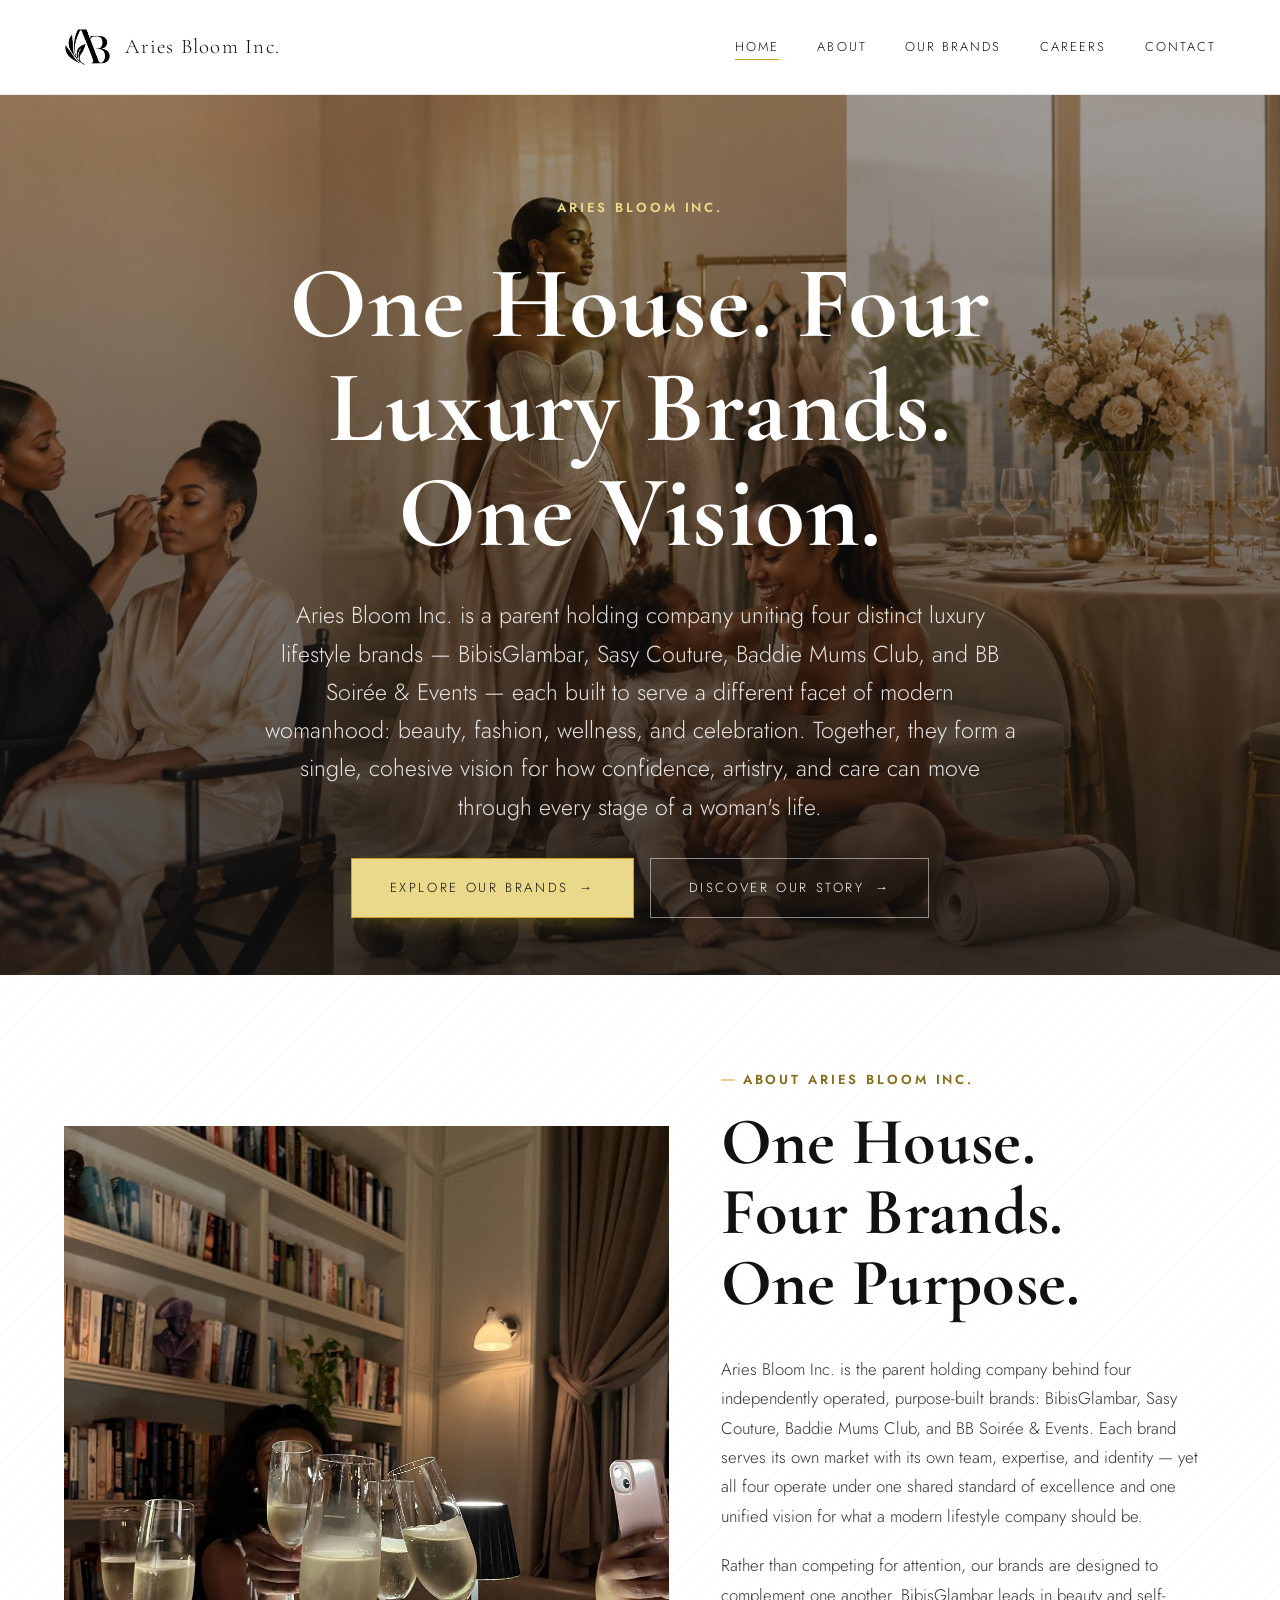
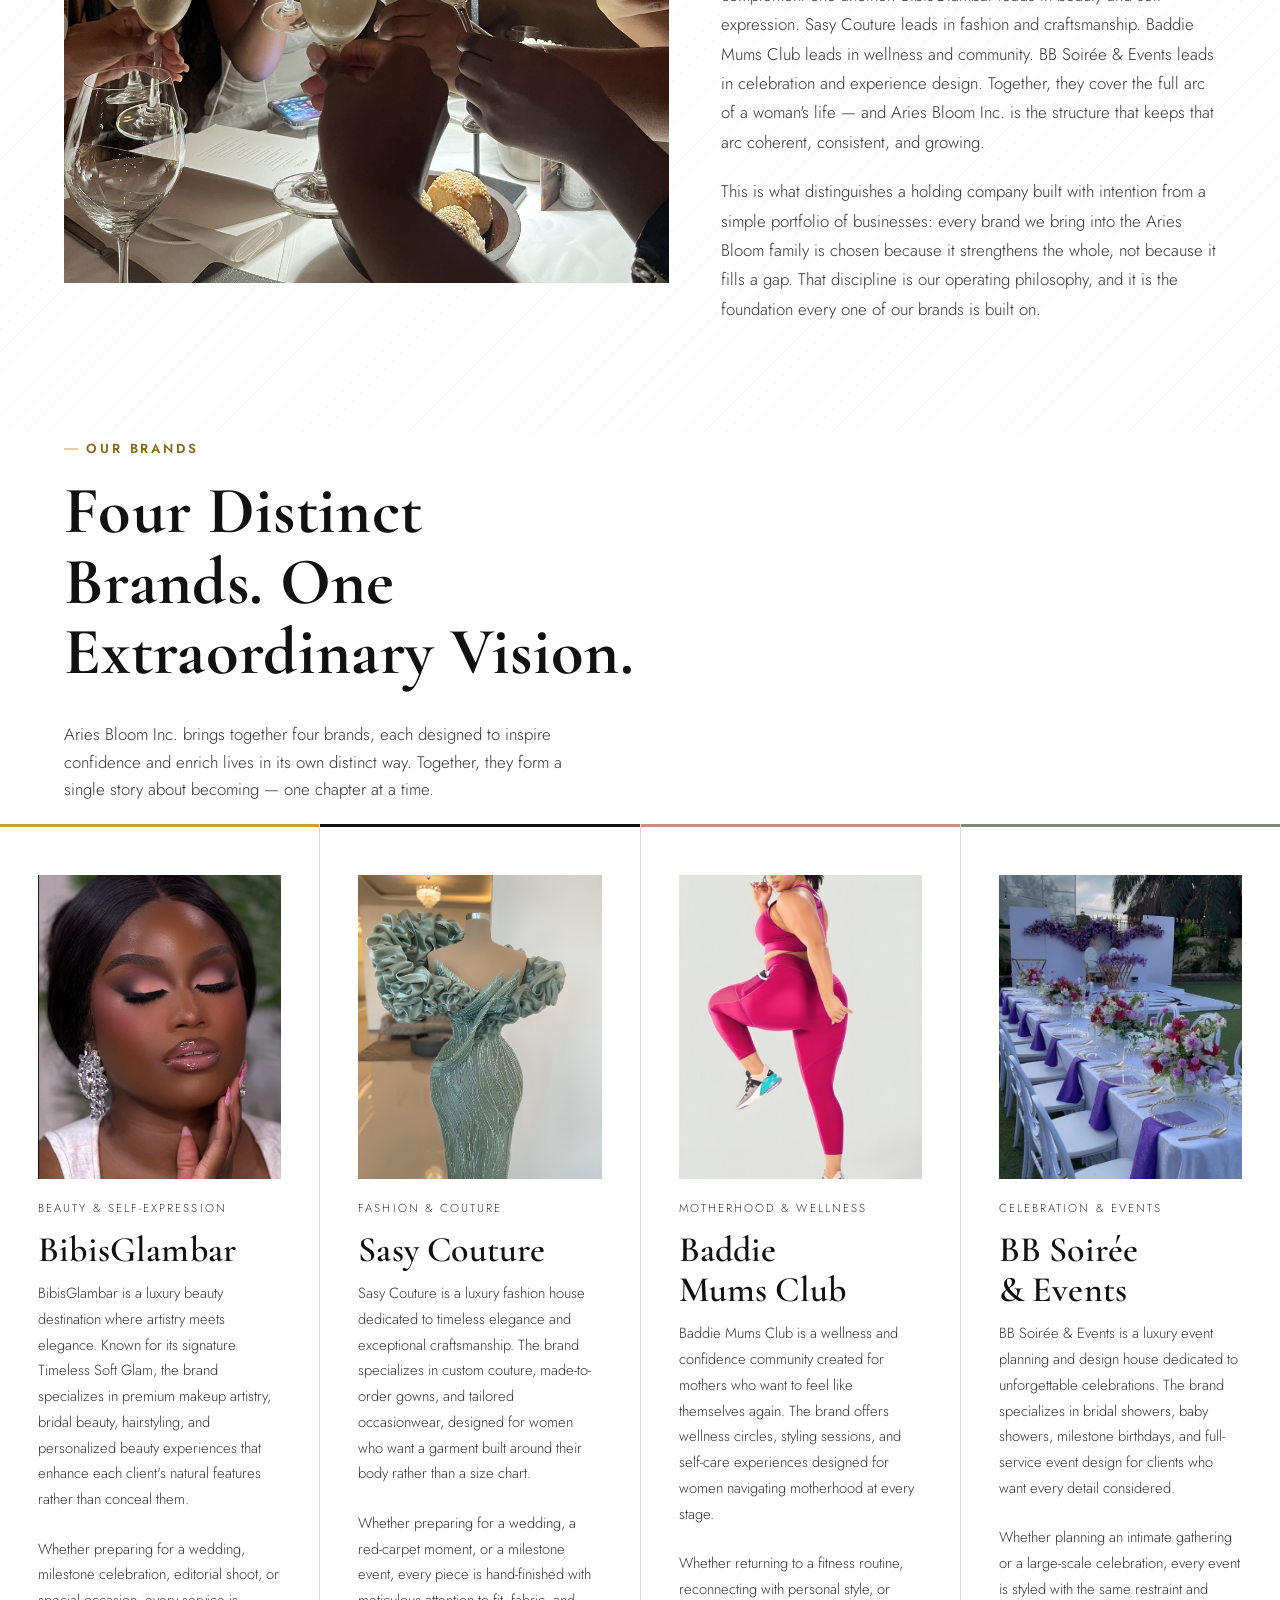
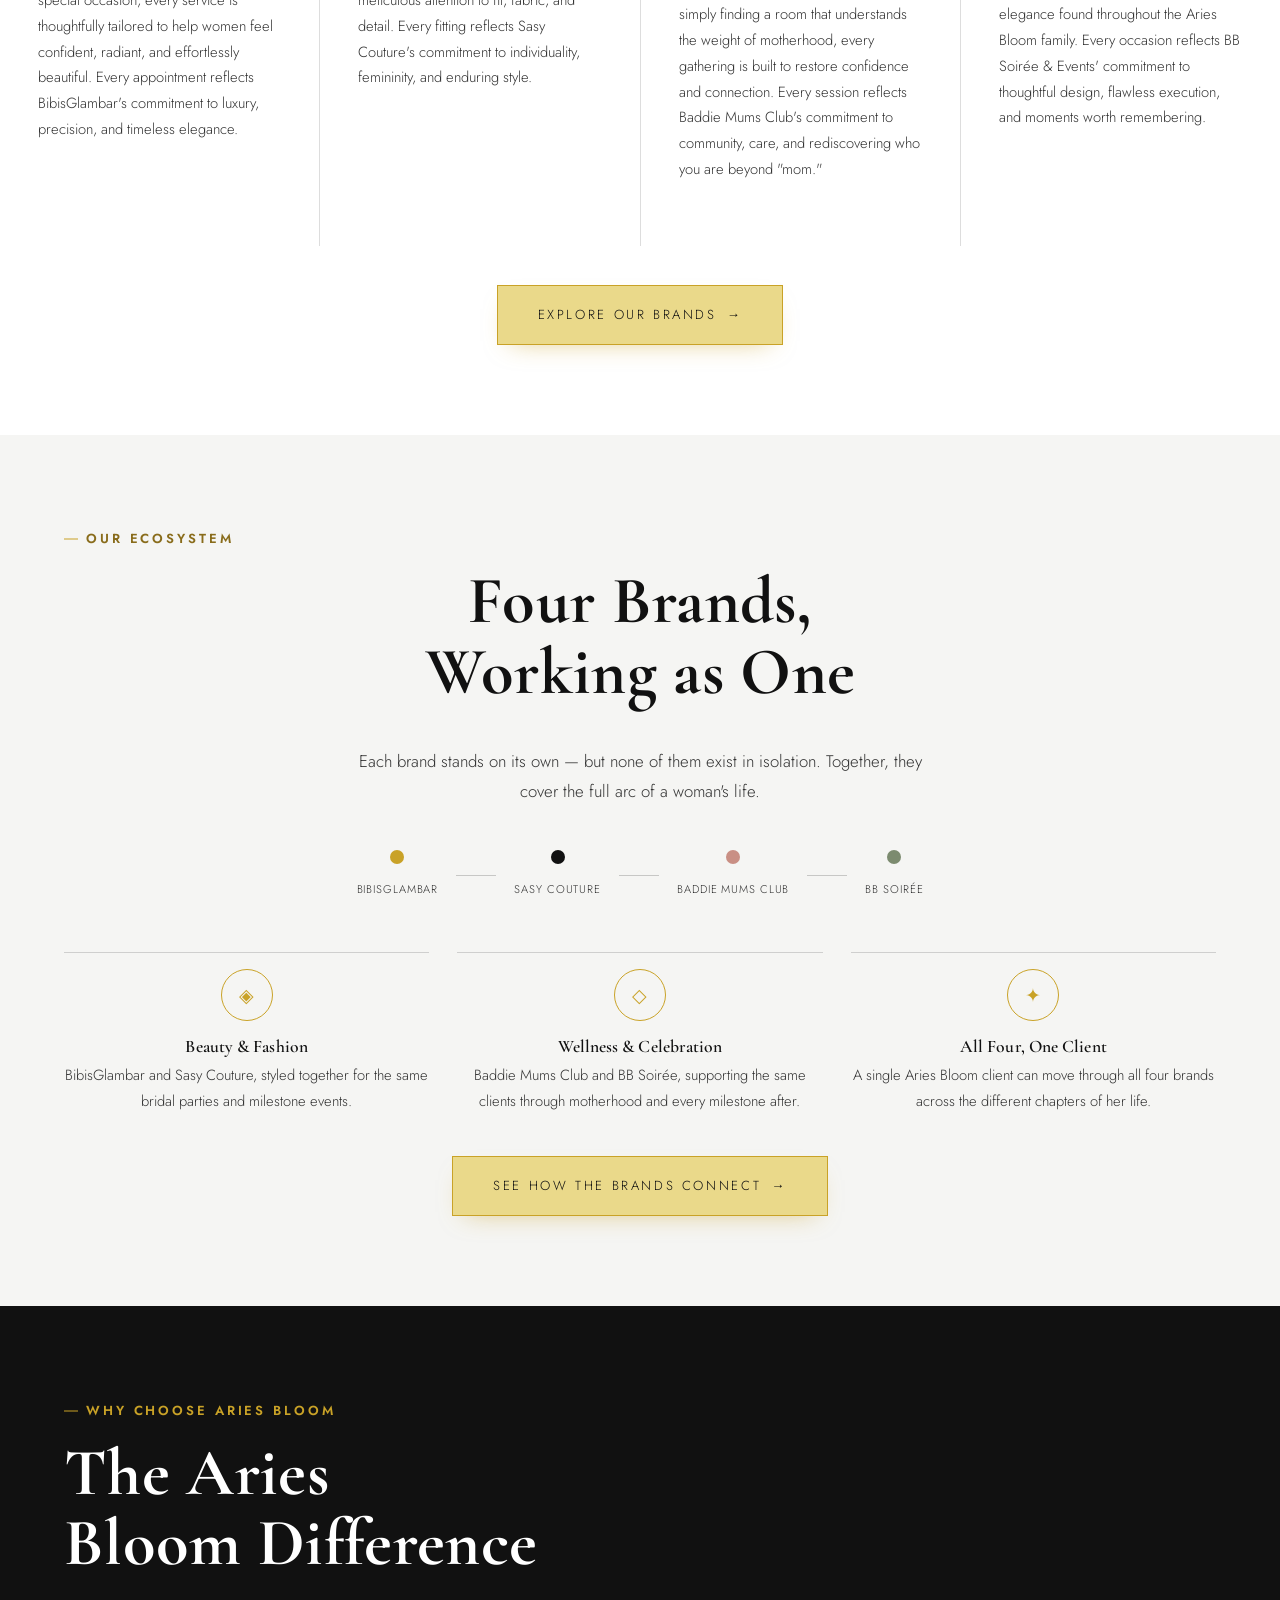
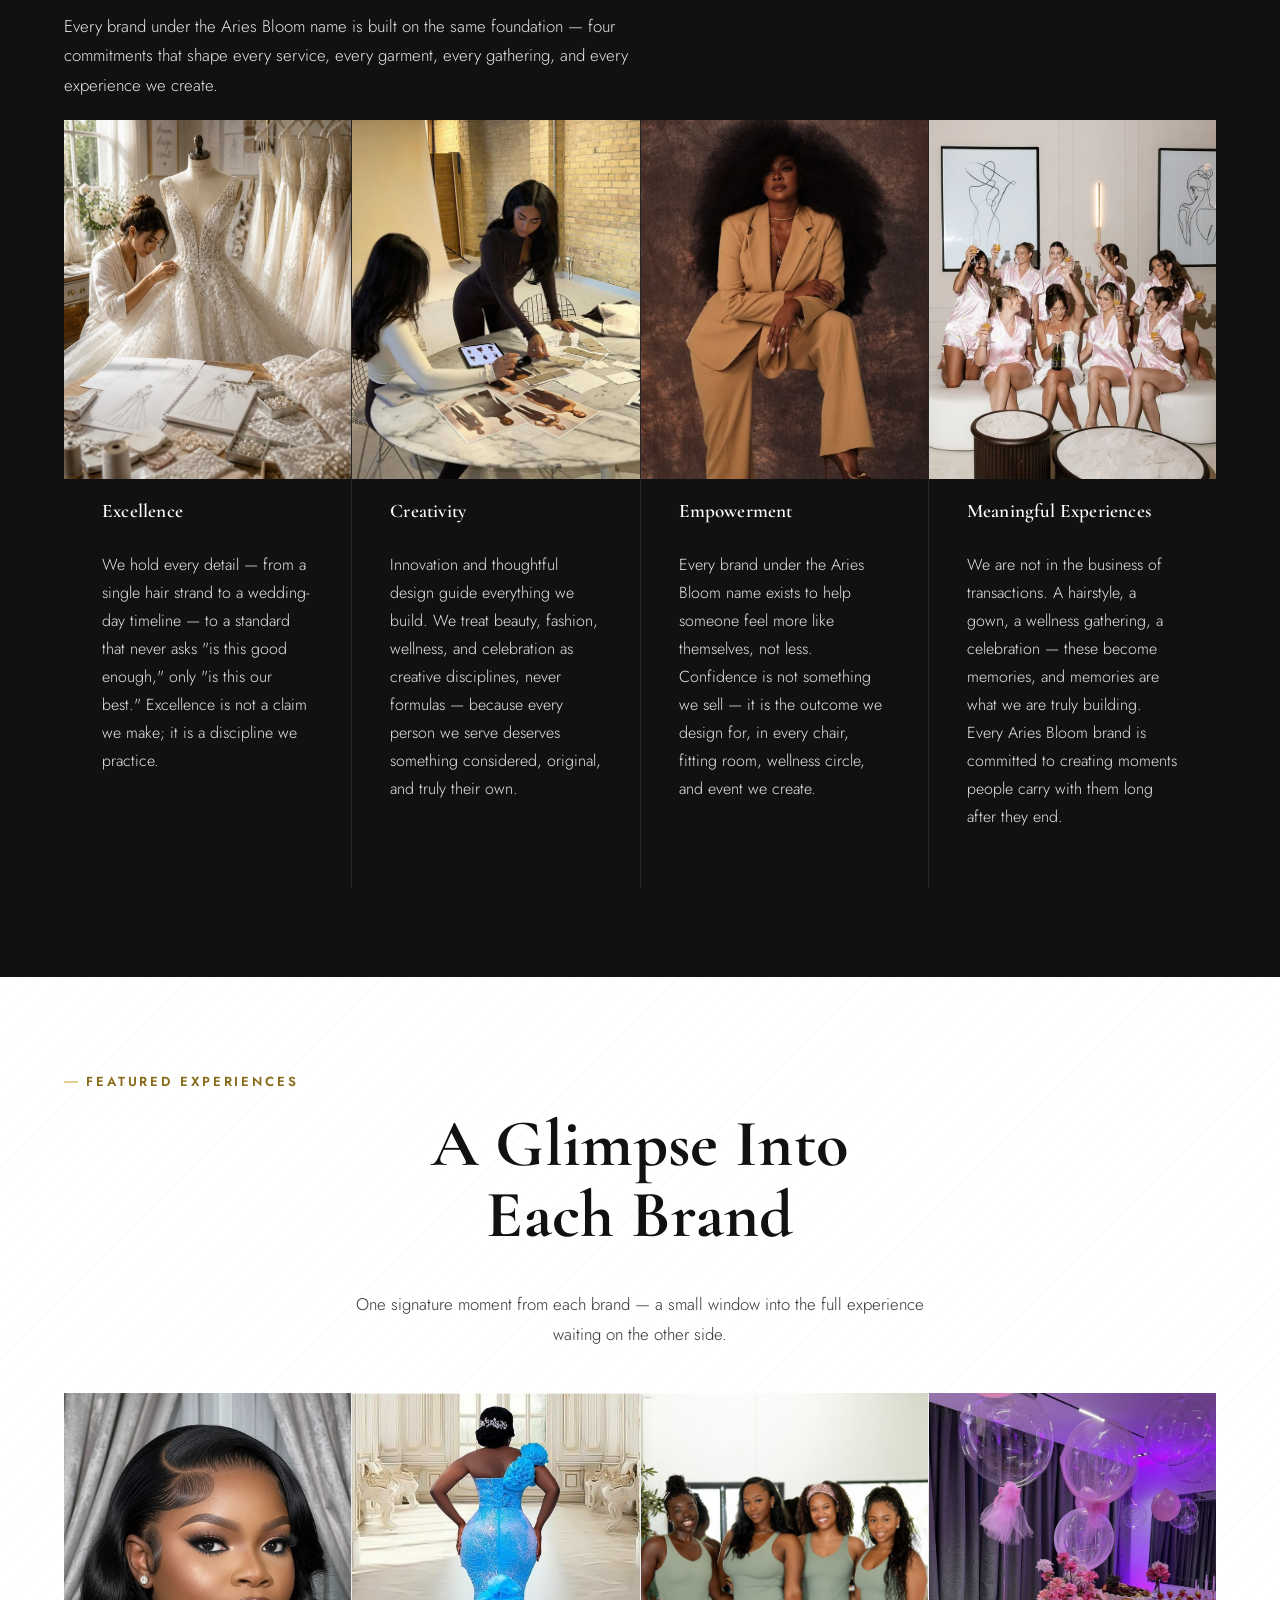
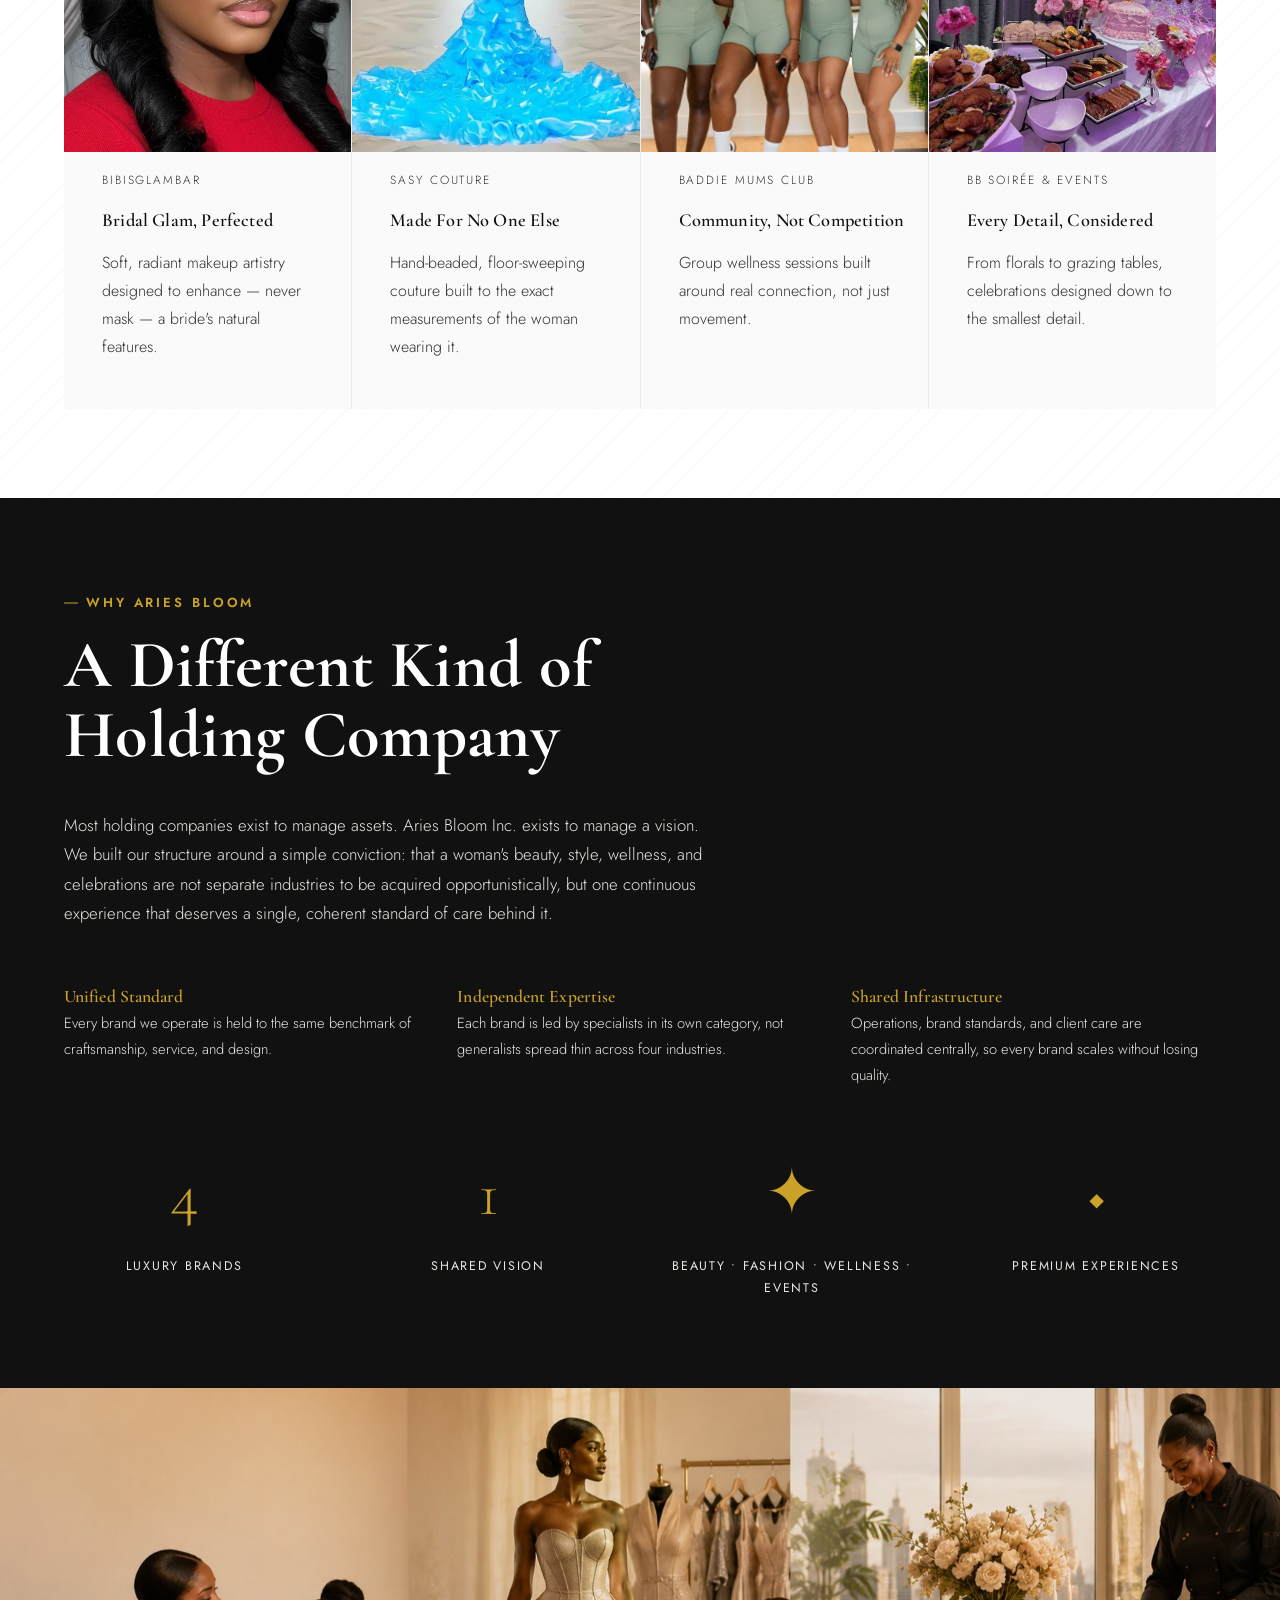
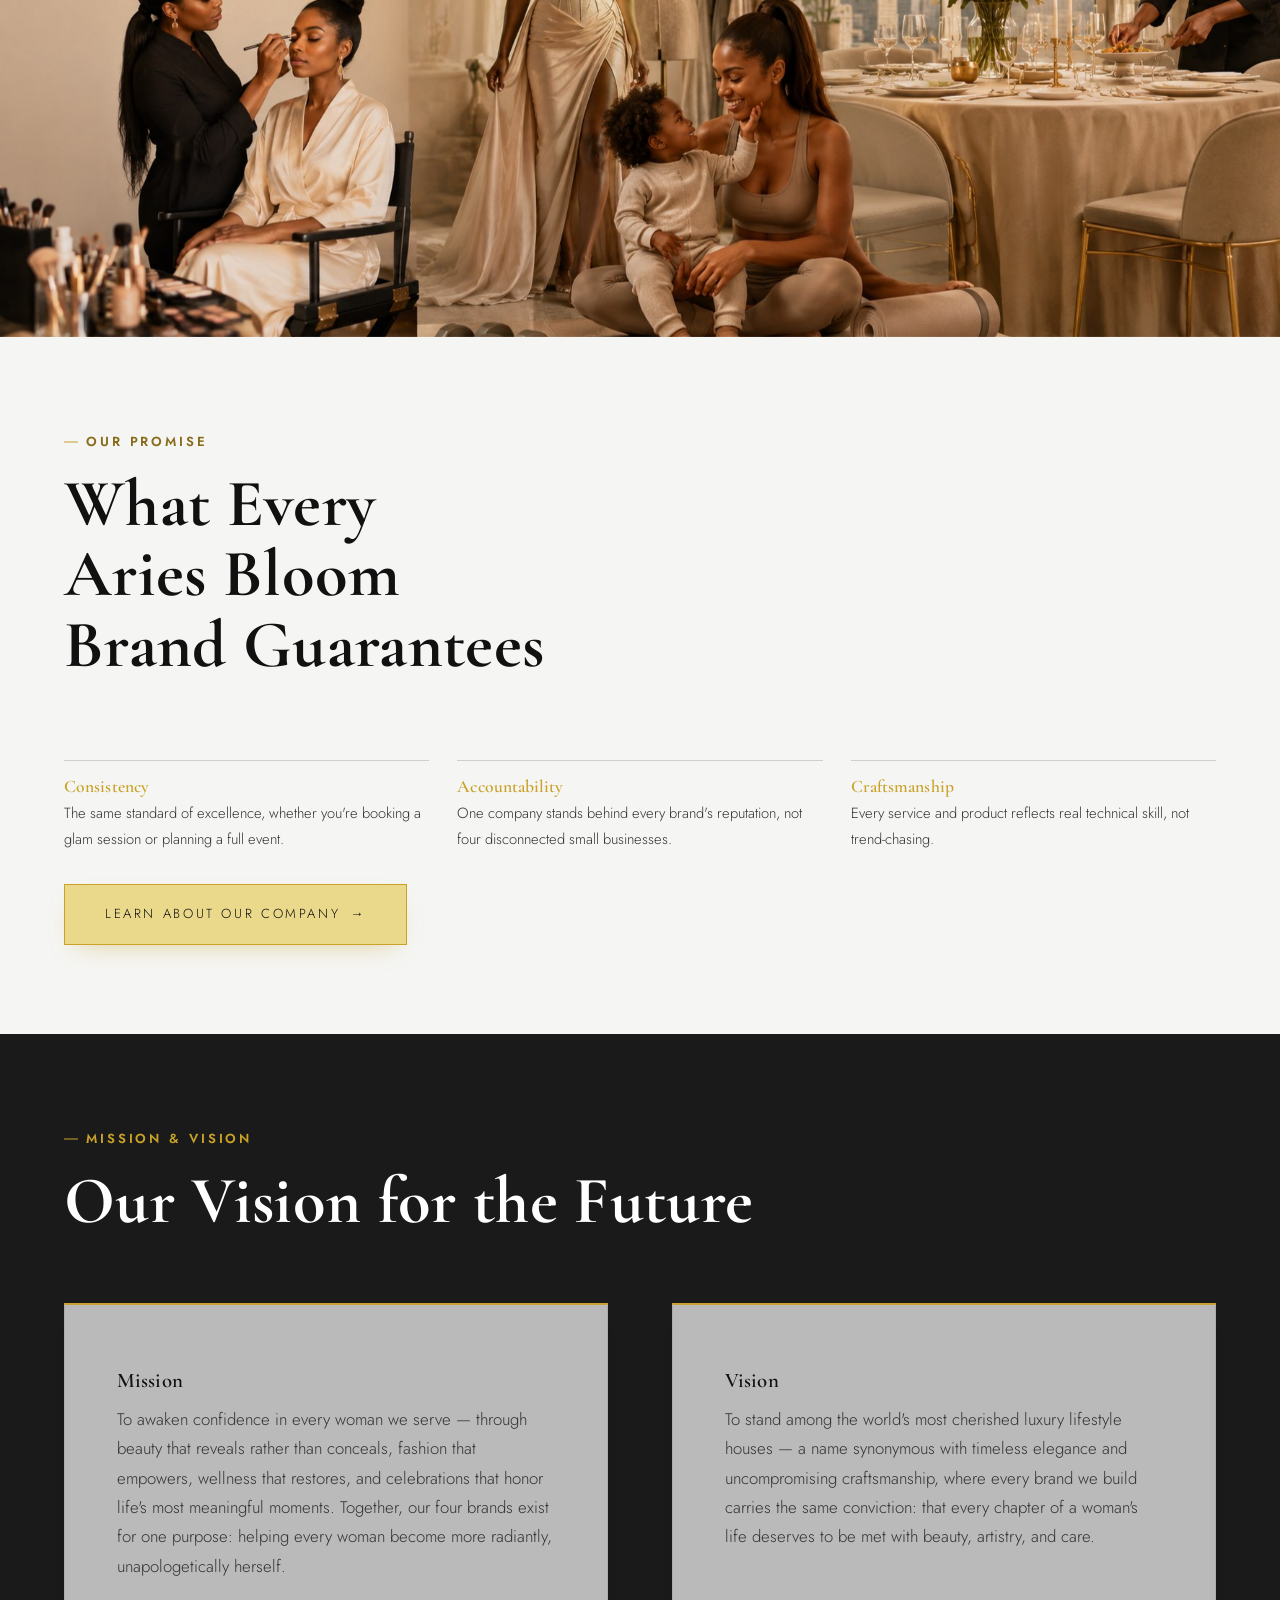
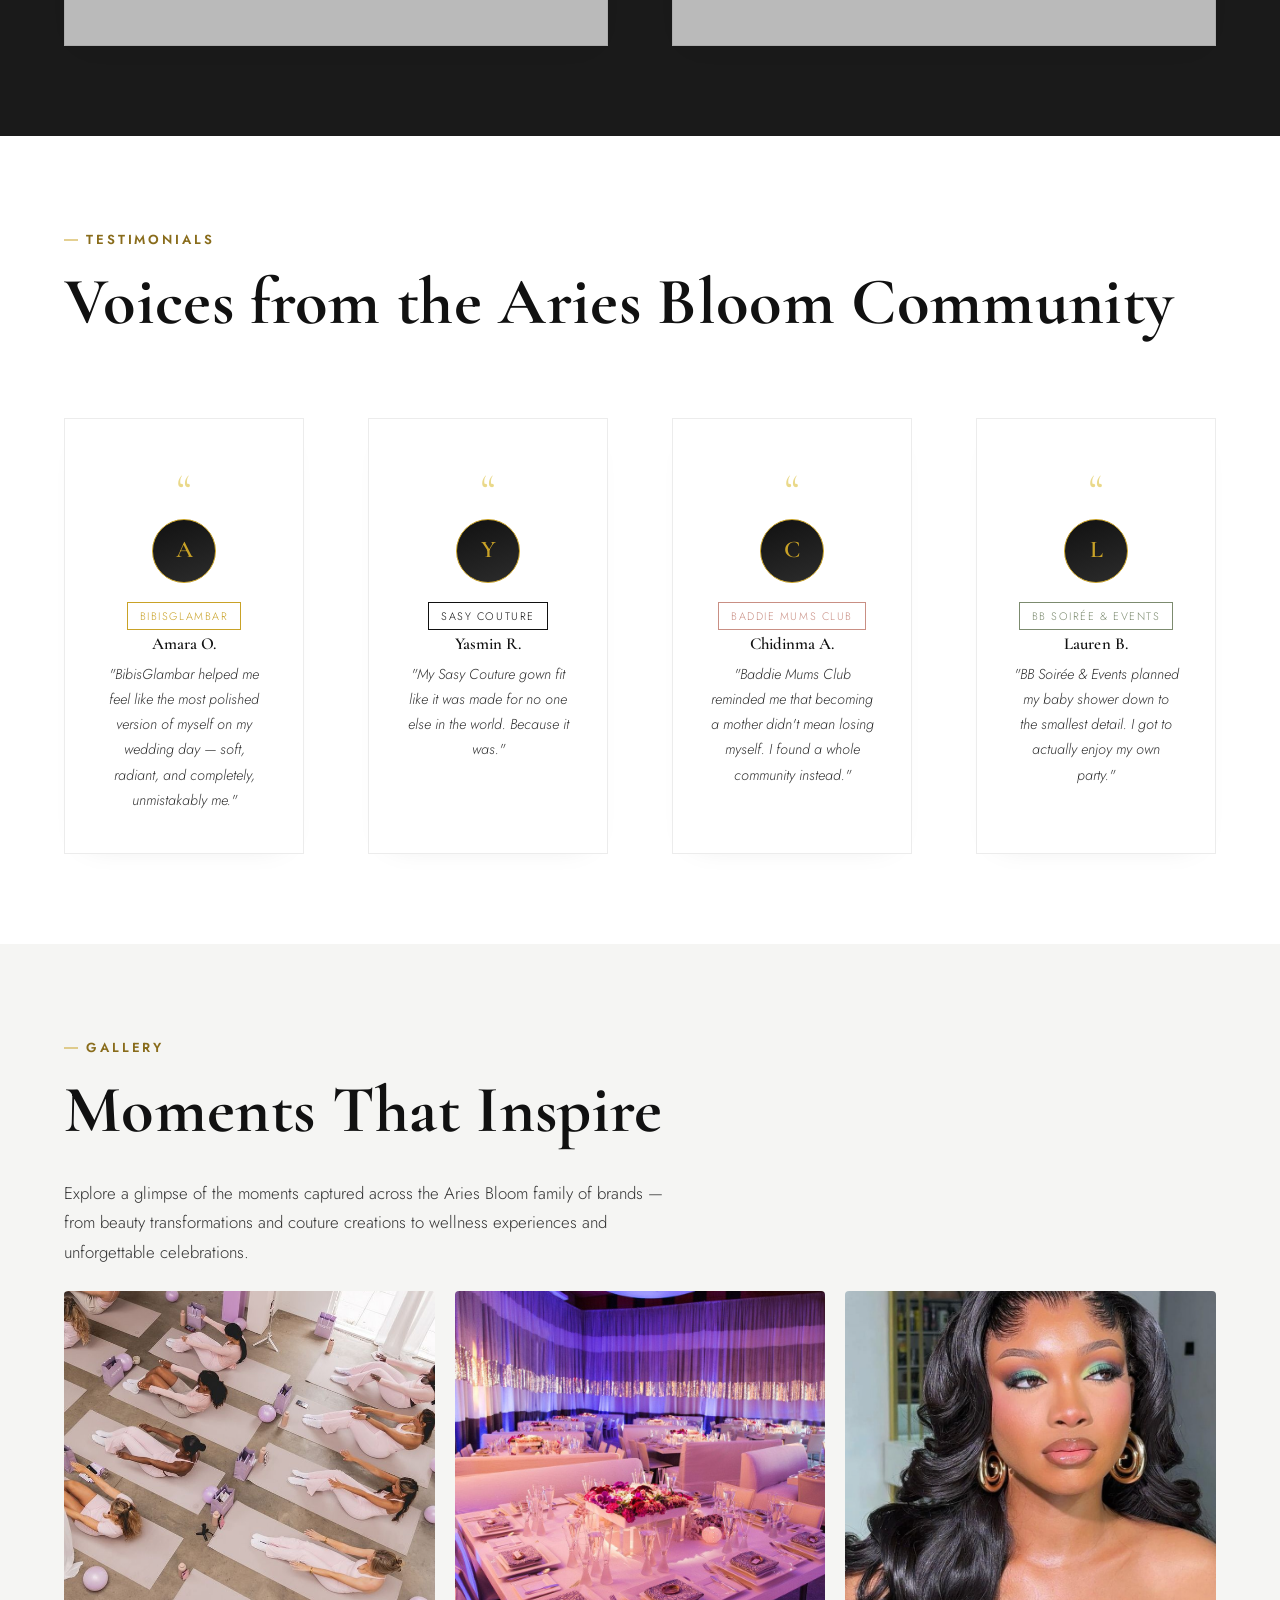
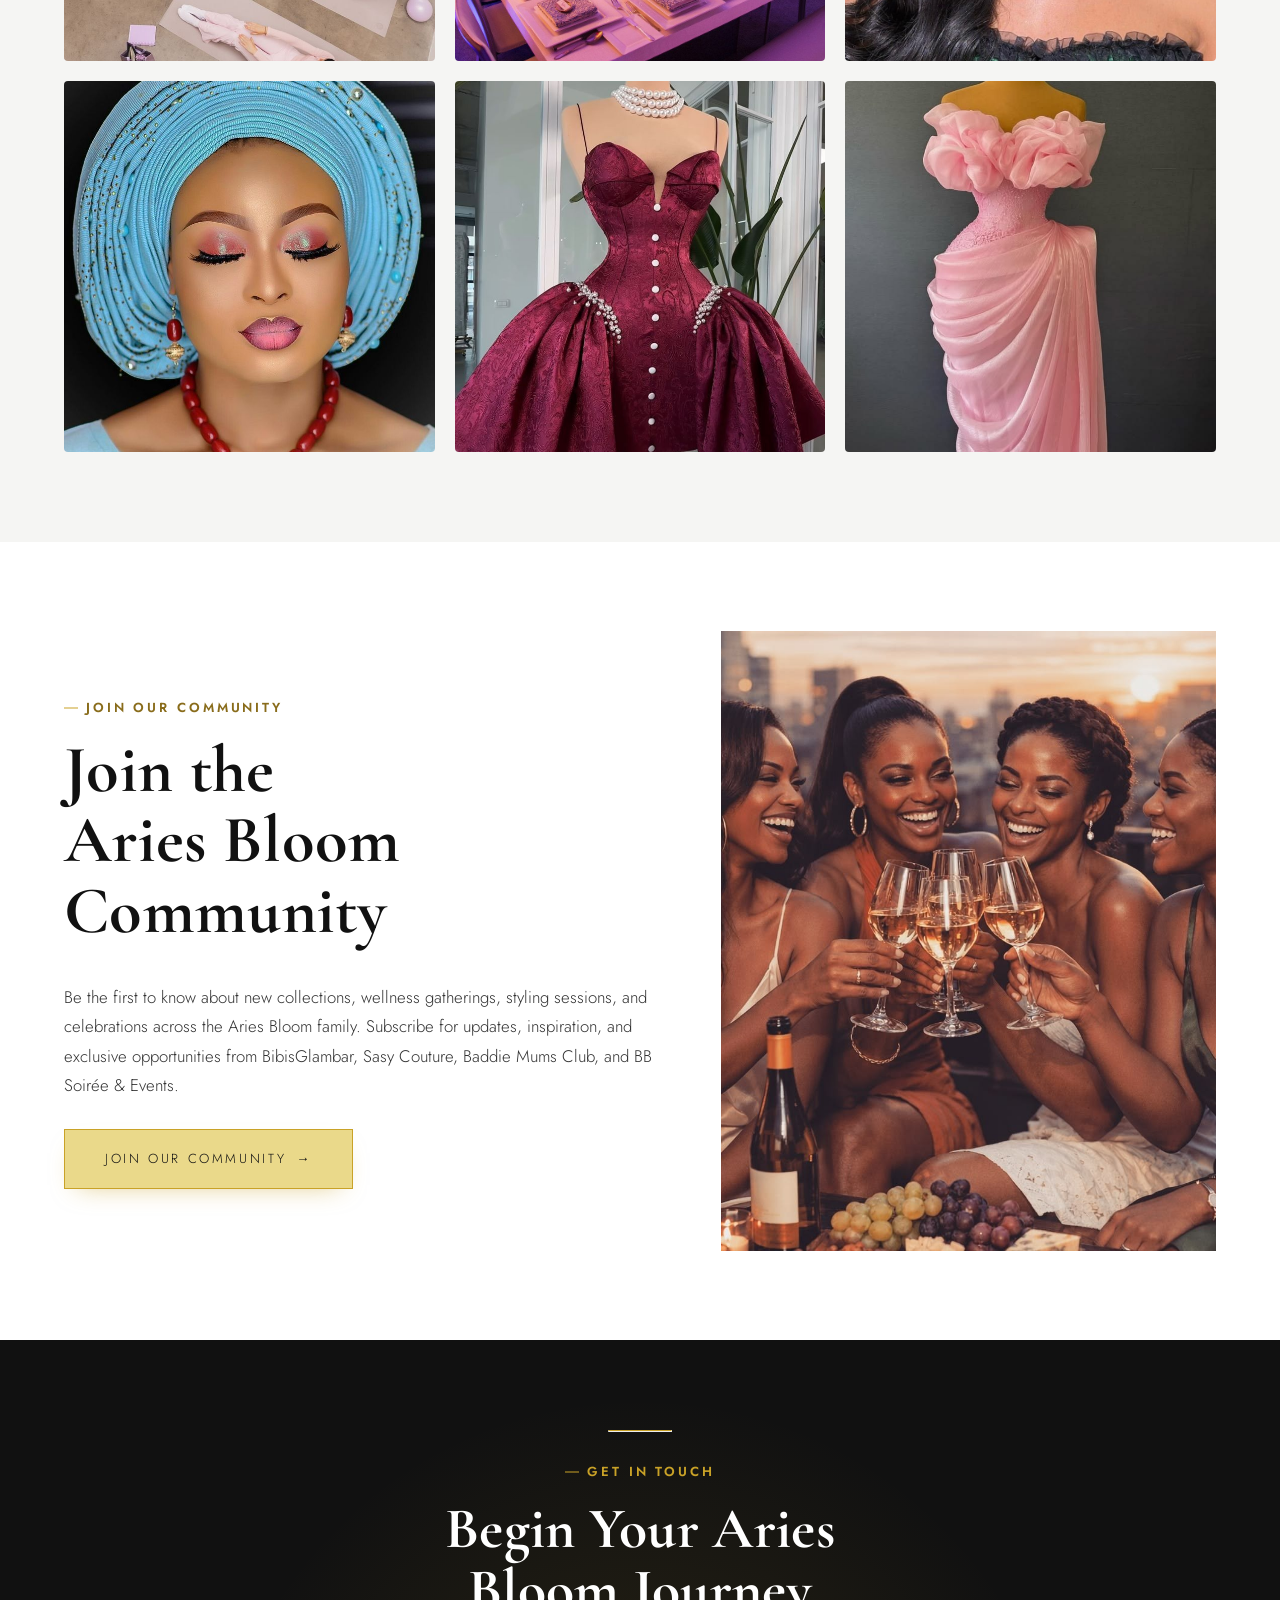
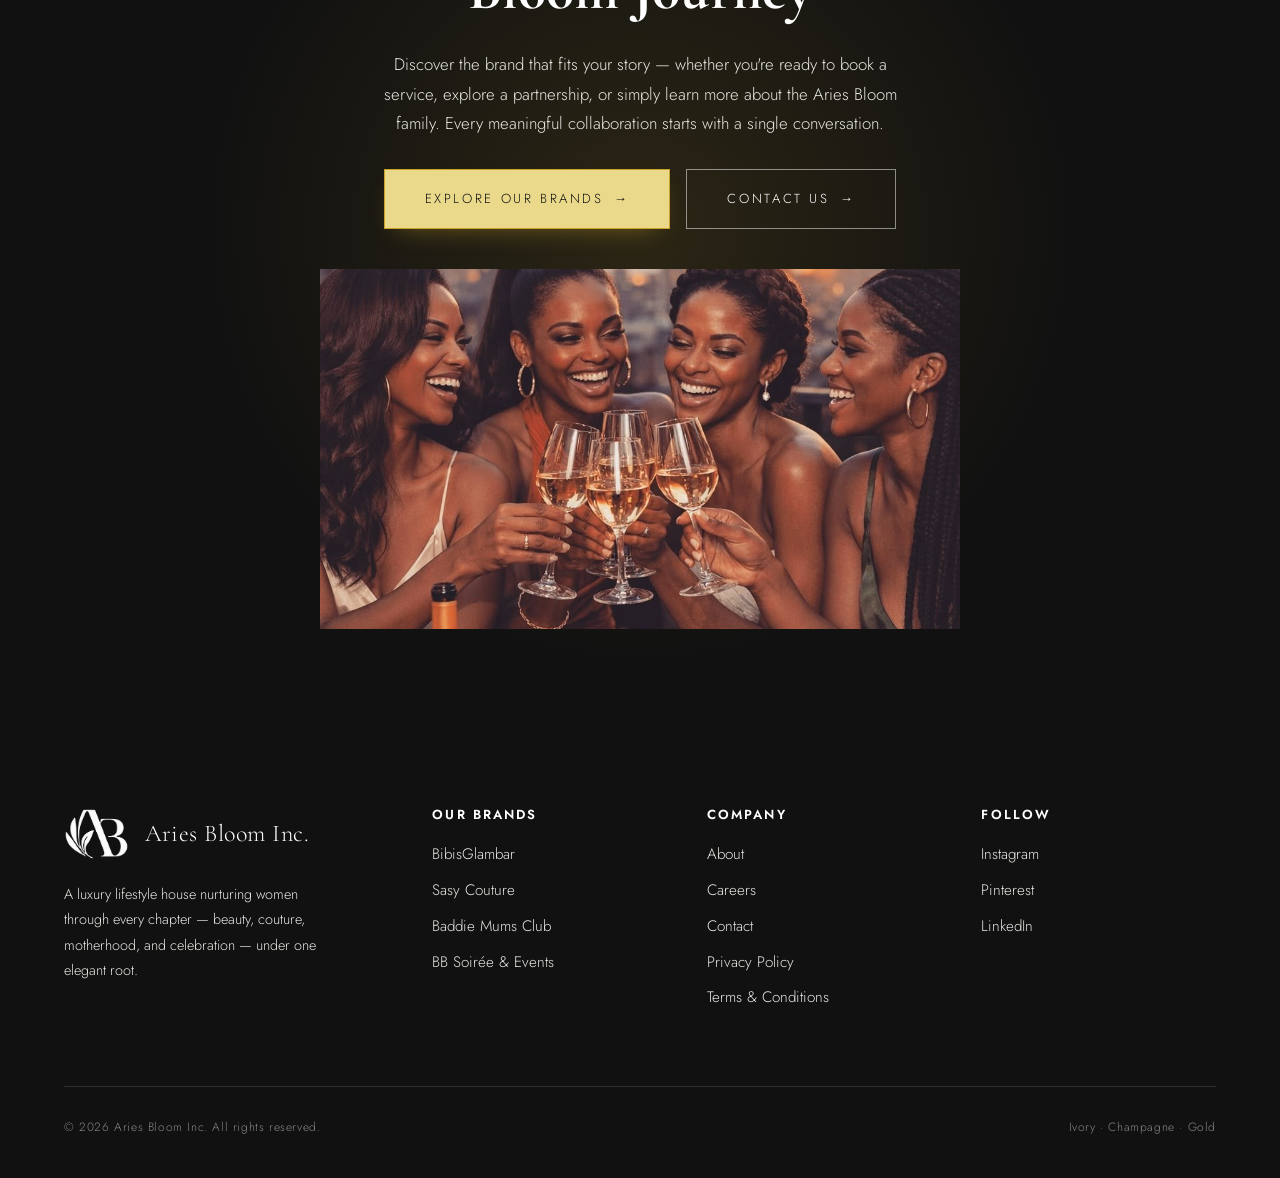
<file: index.html>
<!DOCTYPE html>
<html lang="en">
<head>
<meta charset="UTF-8">
<meta name="viewport" content="width=device-width, initial-scale=1.0">
<title>Aries Bloom Inc. — A House of Women's Brands</title>
<meta name="description" content="Aries Bloom Inc. is the parent house behind BibisGlambar, Sasy Couture, Baddie Mums Club and BB Soirée & Events — inspiring confidence through beauty, fashion, wellness and unforgettable events.">
<link rel="preconnect" href="https://fonts.googleapis.com">
<link href="https://fonts.googleapis.com/css2?family=Cormorant+Garamond:wght@400;500;600;700&family=Jost:wght@300;400;500&display=swap" rel="stylesheet">
<link rel="stylesheet" href="css/style.css">
<meta property="og:title" content="Aries Bloom Inc. — A House of Women's Brands">
<meta property="og:description" content="The parent company behind BibisGlambar, Sasy Couture, Baddie Mums Club and BB Soirée & Events.">
<meta property="og:type" content="website">
</head>
<body>

<div class="emblem-loader" aria-hidden="true">
  <svg viewBox="0 0 100 100" fill="none">
    <path class="petal" d="M50 50 C50 20, 30 10, 50 5 C70 10, 50 20, 50 50 Z" fill="#C9A227"/>
    <path class="petal" d="M50 50 C80 50, 90 30, 95 50 C90 70, 80 50, 50 50 Z" fill="#111111"/>
    <path class="petal" d="M50 50 C50 80, 70 90, 50 95 C30 90, 50 80, 50 50 Z" fill="#C98F84"/>
    <path class="petal" d="M50 50 C20 50, 10 70, 5 50 C10 30, 20 50, 50 50 Z" fill="#7C8B6F"/>
  </svg>
</div>

<header class="site-header">
  <nav class="nav">
    <a href="index.html" class="nav__mark">
      <img src="images/logo-mark-black.png" alt="" aria-hidden="true" class="nav__logo">
      Aries Bloom Inc.
    </a>
    <button class="nav__toggle" aria-expanded="false" aria-controls="primary-nav" aria-label="Menu"><span class="hamburger"></span></button>
    <ul class="nav__links" id="primary-nav">
      <li><a href="index.html" aria-current="page">Home</a></li>
      <li><a href="about.html">About</a></li>
      <li><a href="our-brands.html">Our Brands</a></li>
      <li><a href="careers.html">Careers</a></li>
      <li><a href="contact.html">Contact</a></li>
    </ul>
  </nav>
</header>

<main>

  <!-- =========================================================
       1. HERO SECTION — cinematic full-bleed banner
       ========================================================= -->
  <section class="hero hero--cinematic">
    <div class="hero__banner">
      <div class="hero__media"></div>
      <div class="hero__content">
      <span class="eyebrow" style="color:var(--gold-soft);">Aries Bloom Inc.</span>
      <h1 style="max-width:16ch;">One House. Four Luxury Brands. One Vision.</h1>
      <p class="lede">Aries Bloom Inc. is a parent holding company uniting four distinct luxury lifestyle brands — BibisGlambar, Sasy Couture, Baddie Mums Club, and BB Soirée &amp; Events — each built to serve a different facet of modern womanhood: beauty, fashion, wellness, and celebration. Together, they form a single, cohesive vision for how confidence, artistry, and care can move through every stage of a woman's life.</p>
      <div class="hero__actions">
        <a href="our-brands.html" class="btn btn--gold">Explore Our Brands</a>
        <a href="about.html" class="btn btn--light">Discover Our Story</a>
      </div>
      </div>
    </div>
  </section>

  <!-- =========================================================
       2. ABOUT ARIES BLOOM INC.
       ========================================================= -->
  <section class="section section--textured">
    <div class="wrap split reveal">
      <div class="split__image">
        <img src="images/one-house-four-brands.jpg" alt="A celebratory toast among a close circle of women, reflecting the warmth and community at the heart of the Aries Bloom family of brands." style="width:100%; height:100%; object-fit:cover; aspect-ratio:4/5;">
      </div>
      <div>
        <span class="eyebrow">About Aries Bloom Inc.</span>
        <h2>One House. Four Brands. One Purpose.</h2>

        <p>Aries Bloom Inc. is the parent holding company behind four independently operated, purpose-built brands: BibisGlambar, Sasy Couture, Baddie Mums Club, and BB Soirée &amp; Events. Each brand serves its own market with its own team, expertise, and identity — yet all four operate under one shared standard of excellence and one unified vision for what a modern lifestyle company should be.</p>

        <p>Rather than competing for attention, our brands are designed to complement one another. BibisGlambar leads in beauty and self-expression. Sasy Couture leads in fashion and craftsmanship. Baddie Mums Club leads in wellness and community. BB Soirée &amp; Events leads in celebration and experience design. Together, they cover the full arc of a woman's life — and Aries Bloom Inc. is the structure that keeps that arc coherent, consistent, and growing.</p>

        <p>This is what distinguishes a holding company built with intention from a simple portfolio of businesses: every brand we bring into the Aries Bloom family is chosen because it strengthens the whole, not because it fills a gap. That discipline is our operating philosophy, and it is the foundation every one of our brands is built on.</p>
      </div>
    </div>
  </section>

  <!-- =========================================================
       3. OUR BRANDS
       ========================================================= -->
  <section class="section" style="padding-top:0;">
    <div class="wrap reveal">
      <span class="eyebrow">Our Brands</span>
      <h2 style="max-width:20ch; margin-bottom:0.5em;">Four Distinct Brands. One Extraordinary Vision.</h2>
      <p class="lede" style="font-size:1.05rem;">Aries Bloom Inc. brings together four brands, each designed to inspire confidence and enrich lives in its own distinct way. Together, they form a single story about becoming — one chapter at a time.</p>
    </div>
    <div class="brand-grid reveal">

      <article class="brand-card" style="--accent:var(--brand-glambar);">
        <div class="brand-card__image">
          <img src="images/brand-bibisglambar.jpg" alt="A close-up beauty portrait featuring soft glam makeup artistry and fine jewelry, representing BibisGlambar's signature style.">
        </div>
        <span class="tag">Beauty &amp; Self-Expression</span>
        <h3>BibisGlambar</h3>
        <p>BibisGlambar is a luxury beauty destination where artistry meets elegance. Known for its signature Timeless Soft Glam, the brand specializes in premium makeup artistry, bridal beauty, hairstyling, and personalized beauty experiences that enhance each client's natural features rather than conceal them.</p>
        <p>Whether preparing for a wedding, milestone celebration, editorial shoot, or special occasion, every service is thoughtfully tailored to help women feel confident, radiant, and effortlessly beautiful. Every appointment reflects BibisGlambar's commitment to luxury, precision, and timeless elegance.</p>
      </article>

      <article class="brand-card" style="--accent:var(--brand-couture);">
        <div class="brand-card__image">
          <img src="images/brand-sasy-couture.jpg" alt="A burgundy silk couture gown with a hand-draped bodice and sweeping train, representing Sasy Couture craftsmanship.">
        </div>
        <span class="tag">Fashion &amp; Couture</span>
        <h3>Sasy Couture</h3>
        <p>Sasy Couture is a luxury fashion house dedicated to timeless elegance and exceptional craftsmanship. The brand specializes in custom couture, made-to-order gowns, and tailored occasionwear, designed for women who want a garment built around their body rather than a size chart.</p>
        <p>Whether preparing for a wedding, a red-carpet moment, or a milestone event, every piece is hand-finished with meticulous attention to fit, fabric, and detail. Every fitting reflects Sasy Couture's commitment to individuality, femininity, and enduring style.</p>
      </article>

      <article class="brand-card" style="--accent:var(--brand-mums);">
        <div class="brand-card__image">
          <img src="images/brand-baddie-mums-club.jpg" alt="A mother sharing a playful wellness moment with her baby at home, representing the Baddie Mums Club community.">
        </div>
        <span class="tag">Motherhood &amp; Wellness</span>
        <h3>Baddie Mums Club</h3>
        <p>Baddie Mums Club is a wellness and confidence community created for mothers who want to feel like themselves again. The brand offers wellness circles, styling sessions, and self-care experiences designed for women navigating motherhood at every stage.</p>
        <p>Whether returning to a fitness routine, reconnecting with personal style, or simply finding a room that understands the weight of motherhood, every gathering is built to restore confidence and connection. Every session reflects Baddie Mums Club's commitment to community, care, and rediscovering who you are beyond "mom."</p>
      </article>

      <article class="brand-card" style="--accent:var(--brand-soiree);">
        <div class="brand-card__image">
          <img src="images/brand-bb-soiree.jpg" alt="An elegantly styled celebration buffet with lush floral arrangements, representing BB Soirée &amp; Events design.">
        </div>
        <span class="tag">Celebration &amp; Events</span>
        <h3>BB Soirée &amp; Events</h3>
        <p>BB Soirée &amp; Events is a luxury event planning and design house dedicated to unforgettable celebrations. The brand specializes in bridal showers, baby showers, milestone birthdays, and full-service event design for clients who want every detail considered.</p>
        <p>Whether planning an intimate gathering or a large-scale celebration, every event is styled with the same restraint and elegance found throughout the Aries Bloom family. Every occasion reflects BB Soirée &amp; Events' commitment to thoughtful design, flawless execution, and moments worth remembering.</p>
      </article>

    </div>
    <div style="text-align:center; padding:2.4em var(--gutter) 0;">
      <a href="our-brands.html" class="btn btn--gold">Explore Our Brands</a>
    </div>
  </section>

  <!-- =========================================================
       3B. OUR ECOSYSTEM
       ========================================================= -->
  <section class="section section--champagne">
    <div class="wrap reveal">
      <span class="eyebrow" style="justify-content:center;">Our Ecosystem</span>
      <h2 style="max-width:22ch; margin:0 auto 0.6em; text-align:center;">Four Brands, Working as One</h2>
      <p style="max-width:60ch; margin:0 auto 2.6em; font-size:1.05rem; text-align:center;">Each brand stands on its own — but none of them exist in isolation. Together, they cover the full arc of a woman's life.</p>

      <div style="display:flex; align-items:center; justify-content:center; gap:0; max-width:640px; margin:0 auto 3.2em; flex-wrap:wrap;">
        <div style="text-align:center; padding:0 18px;">
          <div style="width:14px; height:14px; border-radius:50%; background:var(--brand-glambar); margin:0 auto 10px;"></div>
          <span style="font-size:0.7rem; letter-spacing:0.08em; text-transform:uppercase; color:var(--taupe-deep);">BibisGlambar</span>
        </div>
        <div style="width:40px; height:1px; background:rgba(17,17,17,0.2);" aria-hidden="true"></div>
        <div style="text-align:center; padding:0 18px;">
          <div style="width:14px; height:14px; border-radius:50%; background:var(--brand-couture); margin:0 auto 10px;"></div>
          <span style="font-size:0.7rem; letter-spacing:0.08em; text-transform:uppercase; color:var(--taupe-deep);">Sasy Couture</span>
        </div>
        <div style="width:40px; height:1px; background:rgba(17,17,17,0.2);" aria-hidden="true"></div>
        <div style="text-align:center; padding:0 18px;">
          <div style="width:14px; height:14px; border-radius:50%; background:var(--brand-mums); margin:0 auto 10px;"></div>
          <span style="font-size:0.7rem; letter-spacing:0.08em; text-transform:uppercase; color:var(--taupe-deep);">Baddie Mums Club</span>
        </div>
        <div style="width:40px; height:1px; background:rgba(17,17,17,0.2);" aria-hidden="true"></div>
        <div style="text-align:center; padding:0 18px;">
          <div style="width:14px; height:14px; border-radius:50%; background:var(--brand-soiree); margin:0 auto 10px;"></div>
          <span style="font-size:0.7rem; letter-spacing:0.08em; text-transform:uppercase; color:var(--taupe-deep);">BB Soirée</span>
        </div>
      </div>

      <div class="values-row">
        <div style="text-align:center;">
          <div style="width:52px; height:52px; border:1px solid var(--gold); border-radius:50%; display:flex; align-items:center; justify-content:center; margin:0 auto 16px; color:var(--gold); font-size:1.2rem;" aria-hidden="true">◈</div>
          <h4 style="font-family:var(--font-display); color:var(--black); font-size:1.1rem; margin-bottom:0.4em;">Beauty &amp; Fashion</h4>
          <p style="font-size:0.92rem; margin:0;">BibisGlambar and Sasy Couture, styled together for the same bridal parties and milestone events.</p>
        </div>
        <div style="text-align:center;">
          <div style="width:52px; height:52px; border:1px solid var(--gold); border-radius:50%; display:flex; align-items:center; justify-content:center; margin:0 auto 16px; color:var(--gold); font-size:1.2rem;" aria-hidden="true">◇</div>
          <h4 style="font-family:var(--font-display); color:var(--black); font-size:1.1rem; margin-bottom:0.4em;">Wellness &amp; Celebration</h4>
          <p style="font-size:0.92rem; margin:0;">Baddie Mums Club and BB Soirée, supporting the same clients through motherhood and every milestone after.</p>
        </div>
        <div style="text-align:center;">
          <div style="width:52px; height:52px; border:1px solid var(--gold); border-radius:50%; display:flex; align-items:center; justify-content:center; margin:0 auto 16px; color:var(--gold); font-size:1.2rem;" aria-hidden="true">✦</div>
          <h4 style="font-family:var(--font-display); color:var(--black); font-size:1.1rem; margin-bottom:0.4em;">All Four, One Client</h4>
          <p style="font-size:0.92rem; margin:0;">A single Aries Bloom client can move through all four brands across the different chapters of her life.</p>
        </div>
      </div>

      <div style="text-align:center; margin-top:2.6em;">
        <a href="our-brands.html" class="btn btn--gold">See How the Brands Connect</a>
      </div>
    </div>
  </section>

  <!-- =========================================================
       4. WHY CHOOSE ARIES BLOOM
       ========================================================= -->
  <section class="section section--dark">
    <div class="wrap reveal">
      <span class="eyebrow">Why Choose Aries Bloom</span>
      <h2 style="max-width:16ch; margin-bottom:0.5em;">The Aries Bloom Difference</h2>
      <p style="max-width:60ch; font-size:1.05rem;">Every brand under the Aries Bloom name is built on the same foundation — four commitments that shape every service, every garment, every gathering, and every experience we create.</p>
    </div>
    <div class="wrap">
      <div class="feature-grid reveal" style="margin-top:1em;">
        <div class="feature-card">
          <div class="feature-card__image">
            <img src="images/feature-excellence.jpg" alt="Meticulous hand-detailing on a couture wedding gown, representing the Aries Bloom standard of craftsmanship.">
          </div>
          <h4 style="font-family:var(--font-display); font-size:1.2rem; color:var(--ivory); margin-top:4px;">Excellence</h4>
          <p>We hold every detail — from a single hair strand to a wedding-day timeline — to a standard that never asks "is this good enough," only "is this our best." Excellence is not a claim we make; it is a discipline we practice.</p>
        </div>
        <div class="feature-card">
          <div class="feature-card__image">
            <img src="images/feature-creativity.jpg" alt="Two designers reviewing fabric swatches and sketches during a creative styling session.">
          </div>
          <h4 style="font-family:var(--font-display); font-size:1.2rem; color:var(--ivory); margin-top:4px;">Creativity</h4>
          <p>Innovation and thoughtful design guide everything we build. We treat beauty, fashion, wellness, and celebration as creative disciplines, never formulas — because every person we serve deserves something considered, original, and truly their own.</p>
        </div>
        <div class="feature-card">
          <div class="feature-card__image">
            <img src="images/feature-empowerment.jpg" alt="A confident portrait embodying the empowerment at the heart of every Aries Bloom brand.">
          </div>
          <h4 style="font-family:var(--font-display); font-size:1.2rem; color:var(--ivory); margin-top:4px;">Empowerment</h4>
          <p>Every brand under the Aries Bloom name exists to help someone feel more like themselves, not less. Confidence is not something we sell — it is the outcome we design for, in every chair, fitting room, wellness circle, and event we create.</p>
        </div>
        <div class="feature-card">
          <div class="feature-card__image">
            <img src="images/feature-meaningful-experiences.jpg" alt="Friends celebrating together, champagne in hand, capturing a meaningful Aries Bloom experience.">
          </div>
          <h4 style="font-family:var(--font-display); font-size:1.2rem; color:var(--ivory); margin-top:4px;">Meaningful Experiences</h4>
          <p>We are not in the business of transactions. A hairstyle, a gown, a wellness gathering, a celebration — these become memories, and memories are what we are truly building. Every Aries Bloom brand is committed to creating moments people carry with them long after they end.</p>
        </div>
      </div>
    </div>
  </section>

  <!-- =========================================================
       4B. FEATURED EXPERIENCES
       ========================================================= -->
  <section class="section section--textured">
    <div class="wrap reveal">
      <span class="eyebrow" style="justify-content:center;">Featured Experiences</span>
      <h2 style="max-width:20ch; margin:0 auto 0.6em; text-align:center;">A Glimpse Into Each Brand</h2>
      <p style="max-width:60ch; margin:0 auto 2.6em; font-size:1.05rem; text-align:center;">One signature moment from each brand — a small window into the full experience waiting on the other side.</p>
    </div>
    <div class="wrap reveal">
      <div class="feature-grid" style="background:rgba(17,17,17,0.08);">
        <div class="feature-card feature-card--light" style="padding-bottom:28px;">
          <div class="feature-card__image" style="margin-left:0;">
            <img src="images/experience-beauty.jpg" alt="A glamorous bridal makeup look, representing the BibisGlambar experience.">
          </div>
          <span class="tag" style="margin-left:38px;">BibisGlambar</span>
          <h4 style="font-family:var(--font-display); font-size:1.15rem; margin:0.2em 0 0 38px;">Bridal Glam, Perfected</h4>
          <p style="margin-left:38px; margin-right:38px;">Soft, radiant makeup artistry designed to enhance — never mask — a bride's natural features.</p>
        </div>
        <div class="feature-card feature-card--light" style="padding-bottom:28px;">
          <div class="feature-card__image" style="margin-left:0;">
            <img src="images/experience-fashion.jpg" alt="A hand-beaded couture gown with a dramatic ruffled train, representing the Sasy Couture experience.">
          </div>
          <span class="tag" style="margin-left:38px;">Sasy Couture</span>
          <h4 style="font-family:var(--font-display); font-size:1.15rem; margin:0.2em 0 0 38px;">Made For No One Else</h4>
          <p style="margin-left:38px; margin-right:38px;">Hand-beaded, floor-sweeping couture built to the exact measurements of the woman wearing it.</p>
        </div>
        <div class="feature-card feature-card--light" style="padding-bottom:28px;">
          <div class="feature-card__image" style="margin-left:0;">
            <img src="images/experience-wellness.jpg" alt="A group of women in matching activewear after a wellness session, representing the Baddie Mums Club experience.">
          </div>
          <span class="tag" style="margin-left:38px;">Baddie Mums Club</span>
          <h4 style="font-family:var(--font-display); font-size:1.15rem; margin:0.2em 0 0 38px;">Community, Not Competition</h4>
          <p style="margin-left:38px; margin-right:38px;">Group wellness sessions built around real connection, not just movement.</p>
        </div>
        <div class="feature-card feature-card--light" style="padding-bottom:28px;">
          <div class="feature-card__image" style="margin-left:0;">
            <img src="images/experience-events.jpg" alt="An elegant balloon and dessert display at a private celebration, representing the BB Soirée & Events experience.">
          </div>
          <span class="tag" style="margin-left:38px;">BB Soirée &amp; Events</span>
          <h4 style="font-family:var(--font-display); font-size:1.15rem; margin:0.2em 0 0 38px;">Every Detail, Considered</h4>
          <p style="margin-left:38px; margin-right:38px;">From florals to grazing tables, celebrations designed down to the smallest detail.</p>
        </div>
      </div>
    </div>
  </section>

  <!-- =========================================================
       5. WHY ARIES BLOOM
       ========================================================= -->
  <section class="section section--dark">
    <div class="wrap reveal">
      <span class="eyebrow">Why Aries Bloom</span>
      <h2 style="max-width:20ch; margin-bottom:0.6em;">A Different Kind of Holding Company</h2>
      <p style="max-width:64ch; font-size:1.05rem;">Most holding companies exist to manage assets. Aries Bloom Inc. exists to manage a vision. We built our structure around a simple conviction: that a woman's beauty, style, wellness, and celebrations are not separate industries to be acquired opportunistically, but one continuous experience that deserves a single, coherent standard of care behind it.</p>

      <div class="values-row" style="margin-top:2.6em;">
        <div>
          <h4 style="font-family:var(--font-display); color:var(--gold); font-size:1.1rem; margin-bottom:0.3em;">Unified Standard</h4>
          <p style="font-size:0.92rem; margin:0; color:var(--nude);">Every brand we operate is held to the same benchmark of craftsmanship, service, and design.</p>
        </div>
        <div>
          <h4 style="font-family:var(--font-display); color:var(--gold); font-size:1.1rem; margin-bottom:0.3em;">Independent Expertise</h4>
          <p style="font-size:0.92rem; margin:0; color:var(--nude);">Each brand is led by specialists in its own category, not generalists spread thin across four industries.</p>
        </div>
        <div>
          <h4 style="font-family:var(--font-display); color:var(--gold); font-size:1.1rem; margin-bottom:0.3em;">Shared Infrastructure</h4>
          <p style="font-size:0.92rem; margin:0; color:var(--nude);">Operations, brand standards, and client care are coordinated centrally, so every brand scales without losing quality.</p>
        </div>
      </div>

      <div class="stats" style="margin-top:3.2em;">
        <div><div class="stat__num">4</div><div class="stat__label">Luxury Brands</div></div>
        <div><div class="stat__num">1</div><div class="stat__label">Shared Vision</div></div>
        <div><div class="stat__num">✦</div><div class="stat__label">Beauty &bull; Fashion &bull; Wellness &bull; Events</div></div>
        <div><div class="stat__num">◆</div><div class="stat__label">Premium Experiences</div></div>
      </div>
    </div>
  </section>

  <!-- =========================================================
       EDITORIAL IMAGE BREAK
       ========================================================= -->
  <section class="editorial-break">
    <img src="images/homepage-editorial-break.jpg" alt="A panoramic editorial showcase of the four Aries Bloom brands — beauty, couture, wellness, and celebration." style="width:100%; height:100%; object-fit:cover; display:block;">
  </section>

  <!-- =========================================================
       5B. BRAND PROMISE / WHY CHOOSE US
       ========================================================= -->
  <section class="section section--champagne">
    <div class="wrap reveal">
      <span class="eyebrow">Our Promise</span>
      <h2 style="max-width:20ch; margin-bottom:1.2em;">What Every Aries Bloom Brand Guarantees</h2>
      <div class="values-row">
        <div>
          <h4 style="font-family:var(--font-display); color:var(--gold); font-size:1.1rem; margin-bottom:0.3em;">Consistency</h4>
          <p style="font-size:0.92rem; margin:0;">The same standard of excellence, whether you're booking a glam session or planning a full event.</p>
        </div>
        <div>
          <h4 style="font-family:var(--font-display); color:var(--gold); font-size:1.1rem; margin-bottom:0.3em;">Accountability</h4>
          <p style="font-size:0.92rem; margin:0;">One company stands behind every brand's reputation, not four disconnected small businesses.</p>
        </div>
        <div>
          <h4 style="font-family:var(--font-display); color:var(--gold); font-size:1.1rem; margin-bottom:0.3em;">Craftsmanship</h4>
          <p style="font-size:0.92rem; margin:0;">Every service and product reflects real technical skill, not trend-chasing.</p>
        </div>
      </div>
      <a href="about.html" class="btn btn--gold" style="margin-top:2.4em;">Learn About Our Company</a>
    </div>
  </section>


  <!-- =========================================================
       6. MISSION & VISION
       ========================================================= -->
  <section class="section section--charcoal">
    <div class="wrap reveal">
      <span class="eyebrow">Mission &amp; Vision</span>
      <h2 style="margin-bottom:1em;">Our Vision for the Future</h2>

      <div class="mv-grid">
        <div class="mv-card">
          <h3 style="font-size:1.3rem; margin-bottom:0.6em;">Mission</h3>
          <p style="margin:0;">To awaken confidence in every woman we serve — through beauty that reveals rather than conceals, fashion that empowers, wellness that restores, and celebrations that honor life's most meaningful moments. Together, our four brands exist for one purpose: helping every woman become more radiantly, unapologetically herself.</p>
        </div>
        <div class="mv-card">
          <h3 style="font-size:1.3rem; margin-bottom:0.6em;">Vision</h3>
          <p style="margin:0;">To stand among the world's most cherished luxury lifestyle houses — a name synonymous with timeless elegance and uncompromising craftsmanship, where every brand we build carries the same conviction: that every chapter of a woman's life deserves to be met with beauty, artistry, and care.</p>
        </div>
      </div>
    </div>
  </section>

  <!-- =========================================================
       7. TESTIMONIALS
       ========================================================= -->
  <section class="section">
    <div class="wrap reveal">
      <span class="eyebrow">Testimonials</span>
      <h2 style="margin-bottom:1.2em;">Voices from the Aries Bloom Community</h2>

      <div class="testimonial-grid">
        <div class="testimonial-card" style="text-align:center;">
          <div class="testimonial-avatar" aria-hidden="true">A</div>
          <span style="display:inline-block; font-size:0.68rem; letter-spacing:0.14em; text-transform:uppercase; color:var(--brand-glambar); border:1px solid var(--brand-glambar); padding:4px 12px;">BibisGlambar</span>
          <h4 style="font-family:var(--font-display); font-size:1.05rem; margin:0.3em 0 0.5em;">Amara O.</h4>
          <p style="font-style:italic; color:var(--taupe-deep); font-size:0.9rem; margin:0;">"BibisGlambar helped me feel like the most polished version of myself on my wedding day — soft, radiant, and completely, unmistakably me."</p>
        </div>
        <div class="testimonial-card" style="text-align:center;">
          <div class="testimonial-avatar" aria-hidden="true">Y</div>
          <span style="display:inline-block; font-size:0.68rem; letter-spacing:0.14em; text-transform:uppercase; color:var(--brand-couture); border:1px solid var(--brand-couture); padding:4px 12px;">Sasy Couture</span>
          <h4 style="font-family:var(--font-display); font-size:1.05rem; margin:0.3em 0 0.5em;">Yasmin R.</h4>
          <p style="font-style:italic; color:var(--taupe-deep); font-size:0.9rem; margin:0;">"My Sasy Couture gown fit like it was made for no one else in the world. Because it was."</p>
        </div>
        <div class="testimonial-card" style="text-align:center;">
          <div class="testimonial-avatar" aria-hidden="true">C</div>
          <span style="display:inline-block; font-size:0.68rem; letter-spacing:0.14em; text-transform:uppercase; color:var(--brand-mums); border:1px solid var(--brand-mums); padding:4px 12px;">Baddie Mums Club</span>
          <h4 style="font-family:var(--font-display); font-size:1.05rem; margin:0.3em 0 0.5em;">Chidinma A.</h4>
          <p style="font-style:italic; color:var(--taupe-deep); font-size:0.9rem; margin:0;">"Baddie Mums Club reminded me that becoming a mother didn't mean losing myself. I found a whole community instead."</p>
        </div>
        <div class="testimonial-card" style="text-align:center;">
          <div class="testimonial-avatar" aria-hidden="true">L</div>
          <span style="display:inline-block; font-size:0.68rem; letter-spacing:0.14em; text-transform:uppercase; color:var(--brand-soiree); border:1px solid var(--brand-soiree); padding:4px 12px;">BB Soirée &amp; Events</span>
          <h4 style="font-family:var(--font-display); font-size:1.05rem; margin:0.3em 0 0.5em;">Lauren B.</h4>
          <p style="font-style:italic; color:var(--taupe-deep); font-size:0.9rem; margin:0;">"BB Soirée &amp; Events planned my baby shower down to the smallest detail. I got to actually enjoy my own party."</p>
        </div>
      </div>
    </div>
  </section>

  <!-- =========================================================
       8. GALLERY PREVIEW
       ========================================================= -->
  <section class="section section--champagne">
    <div class="wrap reveal">
      <span class="eyebrow">Gallery</span>
      <h2 style="margin-bottom:0.5em;">Moments That Inspire</h2>
      <p style="max-width:60ch; font-size:1.05rem; margin-bottom:1.4em;">Explore a glimpse of the moments captured across the Aries Bloom family of brands — from beauty transformations and couture creations to wellness experiences and unforgettable celebrations.</p>

      <div class="gallery-grid">
        <div class="gallery-item"><img src="images/gallery-wellness.jpg" alt="Aerial view of a pink-themed wellness and yoga class, representing the Baddie Mums Club experience." style="width:100%; height:100%; object-fit:cover; display:block;"></div>
        <div class="gallery-item"><img src="images/gallery-events.jpg" alt="A purple-lit luxury event venue with elegant table settings, representing BB Soirée & Events." style="width:100%; height:100%; object-fit:cover; display:block;"></div>
        <div class="gallery-item"><img src="images/gallery-glam-portrait.jpg" alt="A bold green eyeshadow glam portrait with gold hoops, showcasing BibisGlambar artistry." style="width:100%; height:100%; object-fit:cover; display:block;"></div>
        <div class="gallery-item"><img src="images/gallery-bridal-makeup.jpg" alt="Traditional bridal makeup with a blue gele headwrap, representing BibisGlambar bridal beauty." style="width:100%; height:100%; object-fit:cover; display:block;"></div>
        <div class="gallery-item"><img src="images/gallery-corset-dress.jpg" alt="A burgundy pearl-button corset mini dress on a mannequin, showcasing Sasy Couture craftsmanship." style="width:100%; height:100%; object-fit:cover; display:block;"></div>
        <div class="gallery-item"><img src="images/gallery-ruffle-gown.jpg" alt="A pink draped ruffle gown on a mannequin, representing Sasy Couture's elegant designs." style="width:100%; height:100%; object-fit:cover; display:block;"></div>
      </div>
    </div>
  </section>

  <!-- =========================================================
       9. JOIN OUR COMMUNITY / CAREERS
       ========================================================= -->
  <section class="section">
    <div class="wrap split reveal">
      <div>
        <span class="eyebrow">Join Our Community</span>
        <h2 style="max-width:16ch;">Join the Aries Bloom Community</h2>
        <p>Be the first to know about new collections, wellness gatherings, styling sessions, and celebrations across the Aries Bloom family. Subscribe for updates, inspiration, and exclusive opportunities from BibisGlambar, Sasy Couture, Baddie Mums Club, and BB Soirée &amp; Events.</p>
        <a href="careers.html" class="btn btn--gold" style="margin-top:8px;">Join Our Community</a>
      </div>
      <div class="split__image">
        <img src="images/join-community.jpg" alt="A group of women toasting together at golden hour, celebrating the Aries Bloom community." style="width:100%; height:100%; object-fit:cover; aspect-ratio:4/5;">
      </div>
    </div>
  </section>

  <!-- =========================================================
       10. CONTACT CALL-TO-ACTION
       ========================================================= -->
  <section class="section section--dark section--closing-cta">
    <div class="wrap reveal" style="text-align:center; position:relative; z-index:1;">
      <hr class="rule--gold" style="margin:0 auto 1.6em;">
      <span class="eyebrow">Get In Touch</span>
      <h2 style="max-width:22ch; margin:0 auto 0.5em; font-size:clamp(2.2rem, 5vw, 3.6rem);">Begin Your Aries Bloom Journey</h2>
      <p style="max-width:52ch; margin:0 auto 1.8em; font-size:1.05rem;">Discover the brand that fits your story — whether you're ready to book a service, explore a partnership, or simply learn more about the Aries Bloom family. Every meaningful collaboration starts with a single conversation.</p>
      <div style="display:flex; gap:16px; flex-wrap:wrap; justify-content:center;">
        <a href="our-brands.html" class="btn btn--gold">Explore Our Brands</a>
        <a href="contact.html" class="btn btn--light">Contact Us</a>
      </div>

      <div class="reveal" style="max-width:640px; margin:2.5em auto 0; aspect-ratio:16/9; overflow:hidden;">
        <img src="images/join-community.jpg" alt="Women celebrating together at golden hour, reflecting the warmth of the Aries Bloom community." style="width:100%; height:100%; object-fit:cover; object-position:center 30%;">
      </div>
    </div>
  </section>

</main>

<!-- =========================================================
     11. FOOTER
     ========================================================= -->
<footer class="site-footer">
  <div class="wrap">
    <div class="footer-grid">
      <div>
        <div class="footer-brand">
          <img src="images/logo-mark-white.png" alt="" aria-hidden="true">
          <span>Aries Bloom Inc.</span>
        </div>
        <p style="color:var(--nude); max-width:34ch; font-size:0.9rem;">A luxury lifestyle house nurturing women through every chapter — beauty, couture, motherhood, and celebration — under one elegant root.</p>
      </div>
      <div>
        <h4>Our Brands</h4>
        <ul>
          <li><a href="brands/bibisglambar.html">BibisGlambar</a></li>
          <li><a href="brands/sasy-couture.html">Sasy Couture</a></li>
          <li><a href="brands/baddie-mums-club.html">Baddie Mums Club</a></li>
          <li><a href="brands/bb-soiree-events.html">BB Soirée &amp; Events</a></li>
        </ul>
      </div>
      <div>
        <h4>Company</h4>
        <ul>
          <li><a href="about.html">About</a></li>
          <li><a href="careers.html">Careers</a></li>
          <li><a href="contact.html">Contact</a></li>
          <li><a href="#">Privacy Policy</a></li>
          <li><a href="#">Terms &amp; Conditions</a></li>
        </ul>
      </div>
      <div>
        <h4>Follow</h4>
        <ul>
          <li><a href="#">Instagram</a></li>
          <li><a href="#">Pinterest</a></li>
          <li><a href="#">LinkedIn</a></li>
        </ul>
      </div>
    </div>
    <div class="footer-bottom">
      <span>© 2026 Aries Bloom Inc. All rights reserved.</span>
      <span>Ivory · Champagne · Gold</span>
    </div>
  </div>
</footer>

<script src="js/main.js"></script>
</body>
</html>
</file>
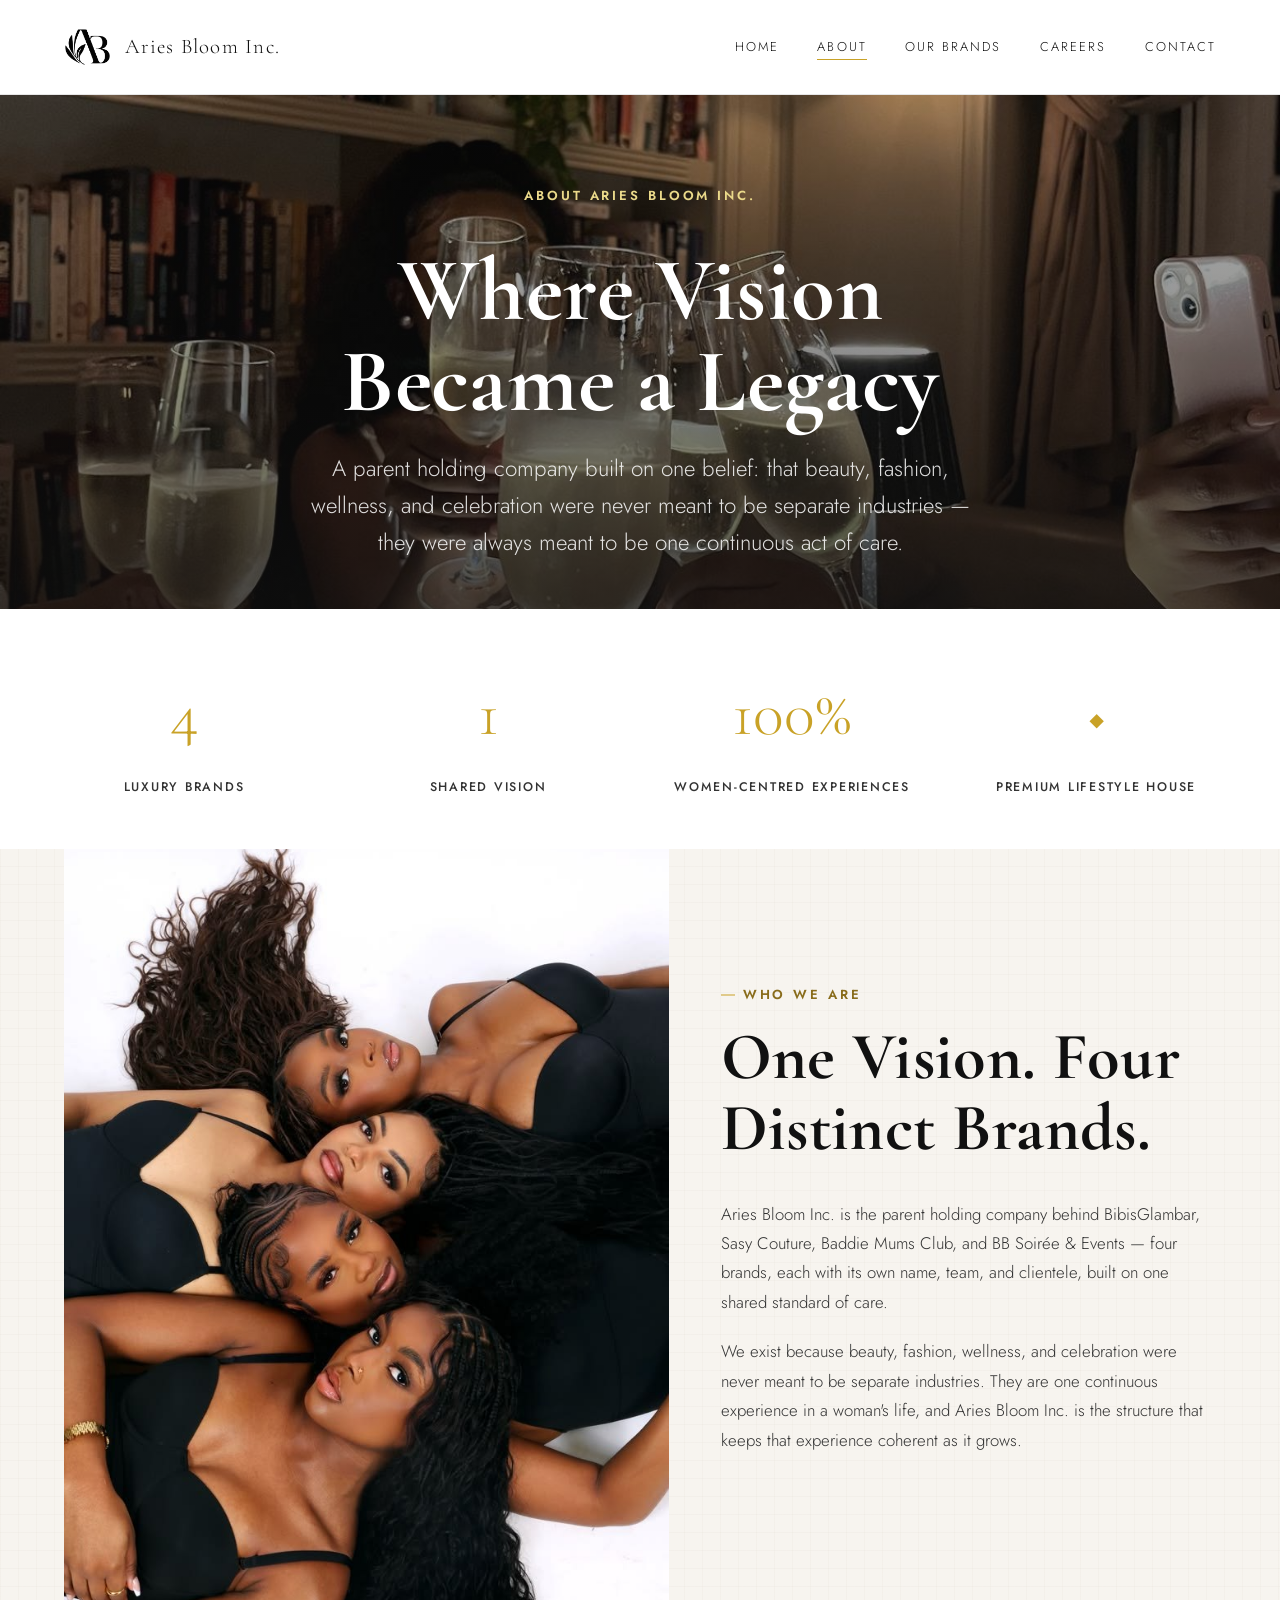
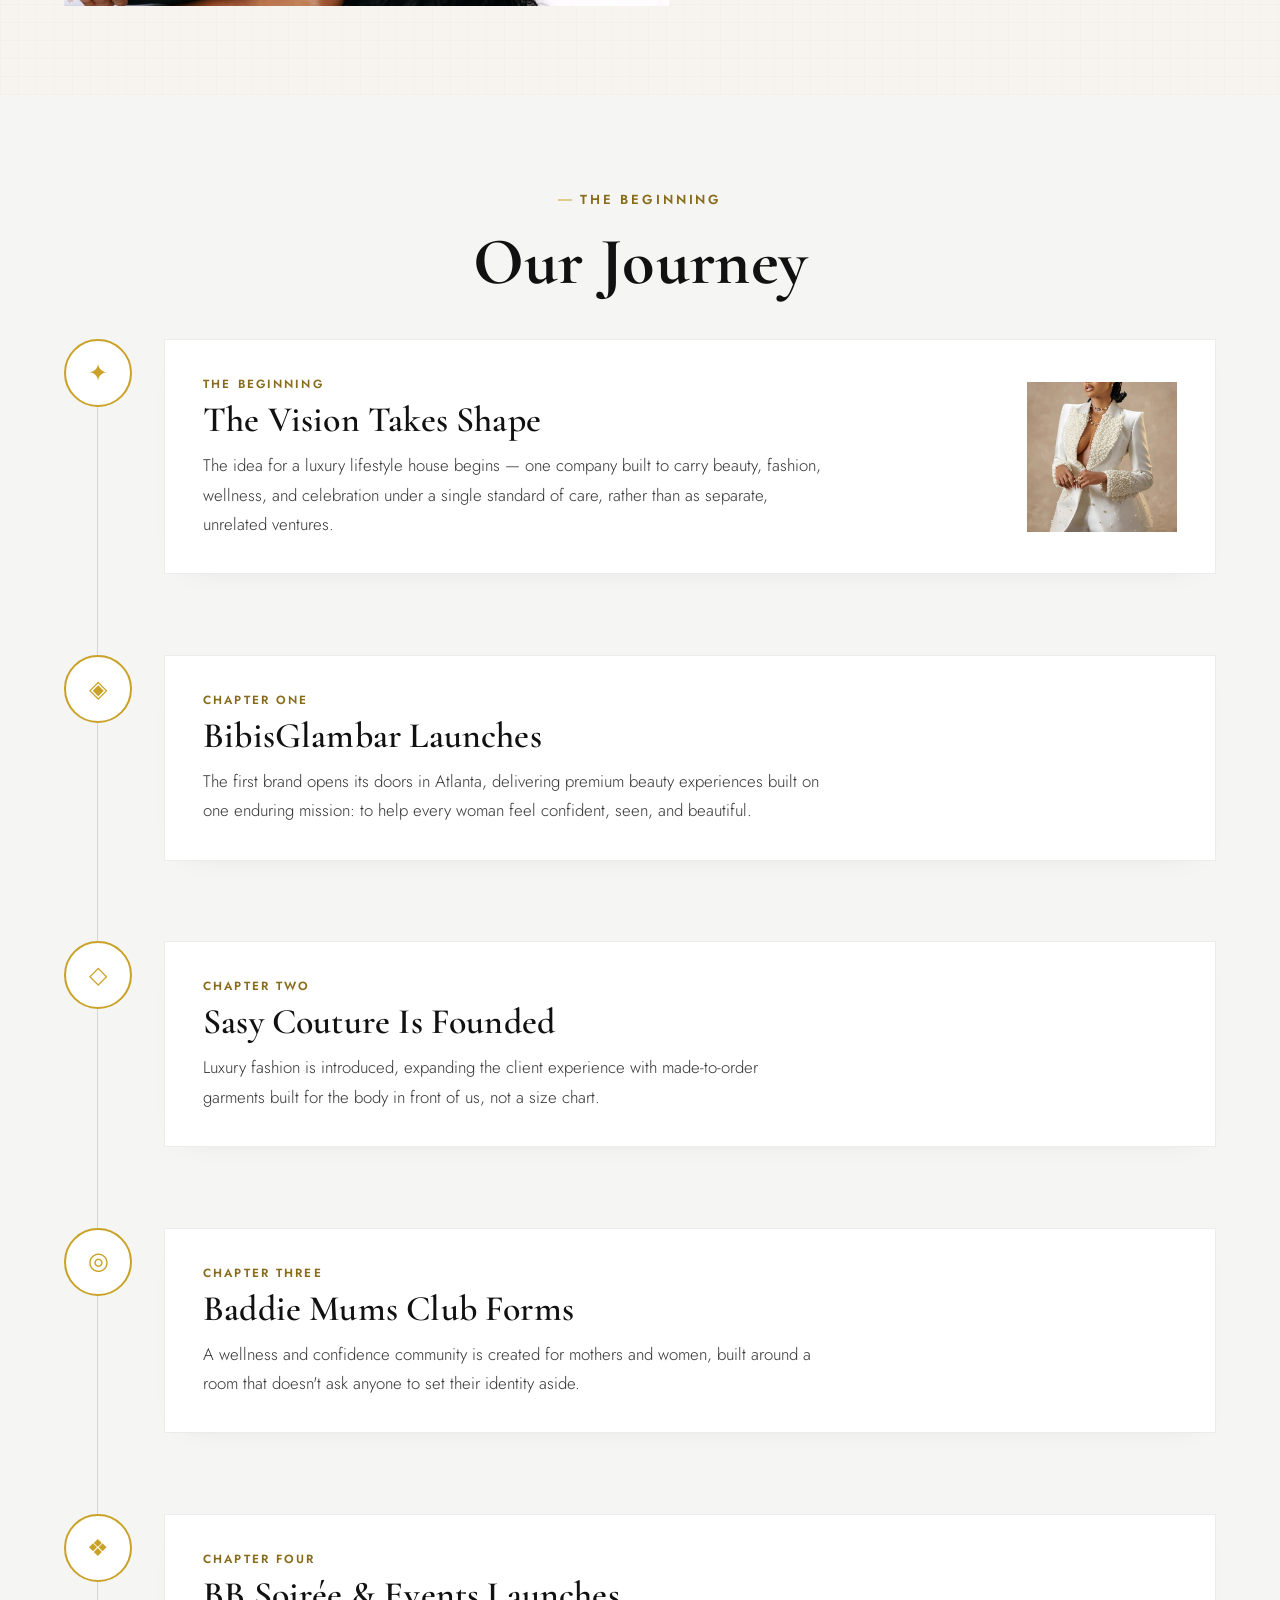
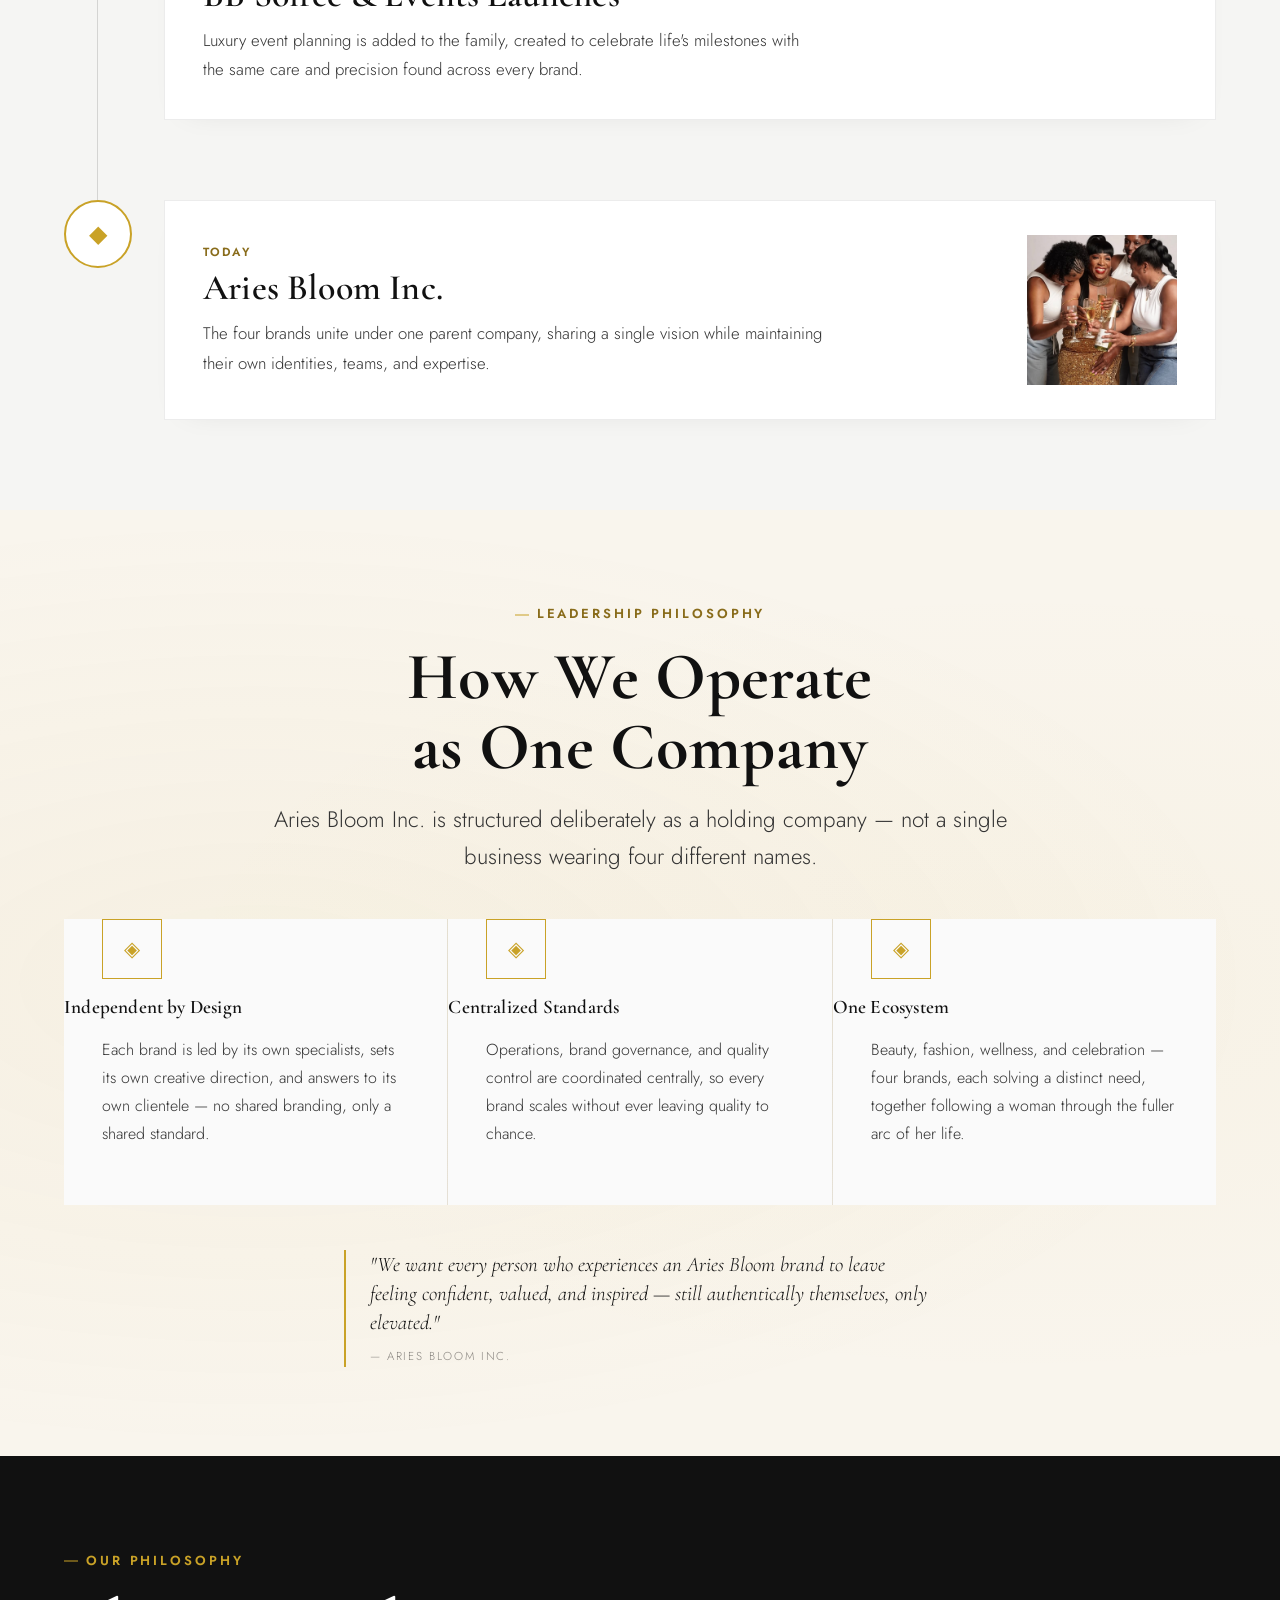
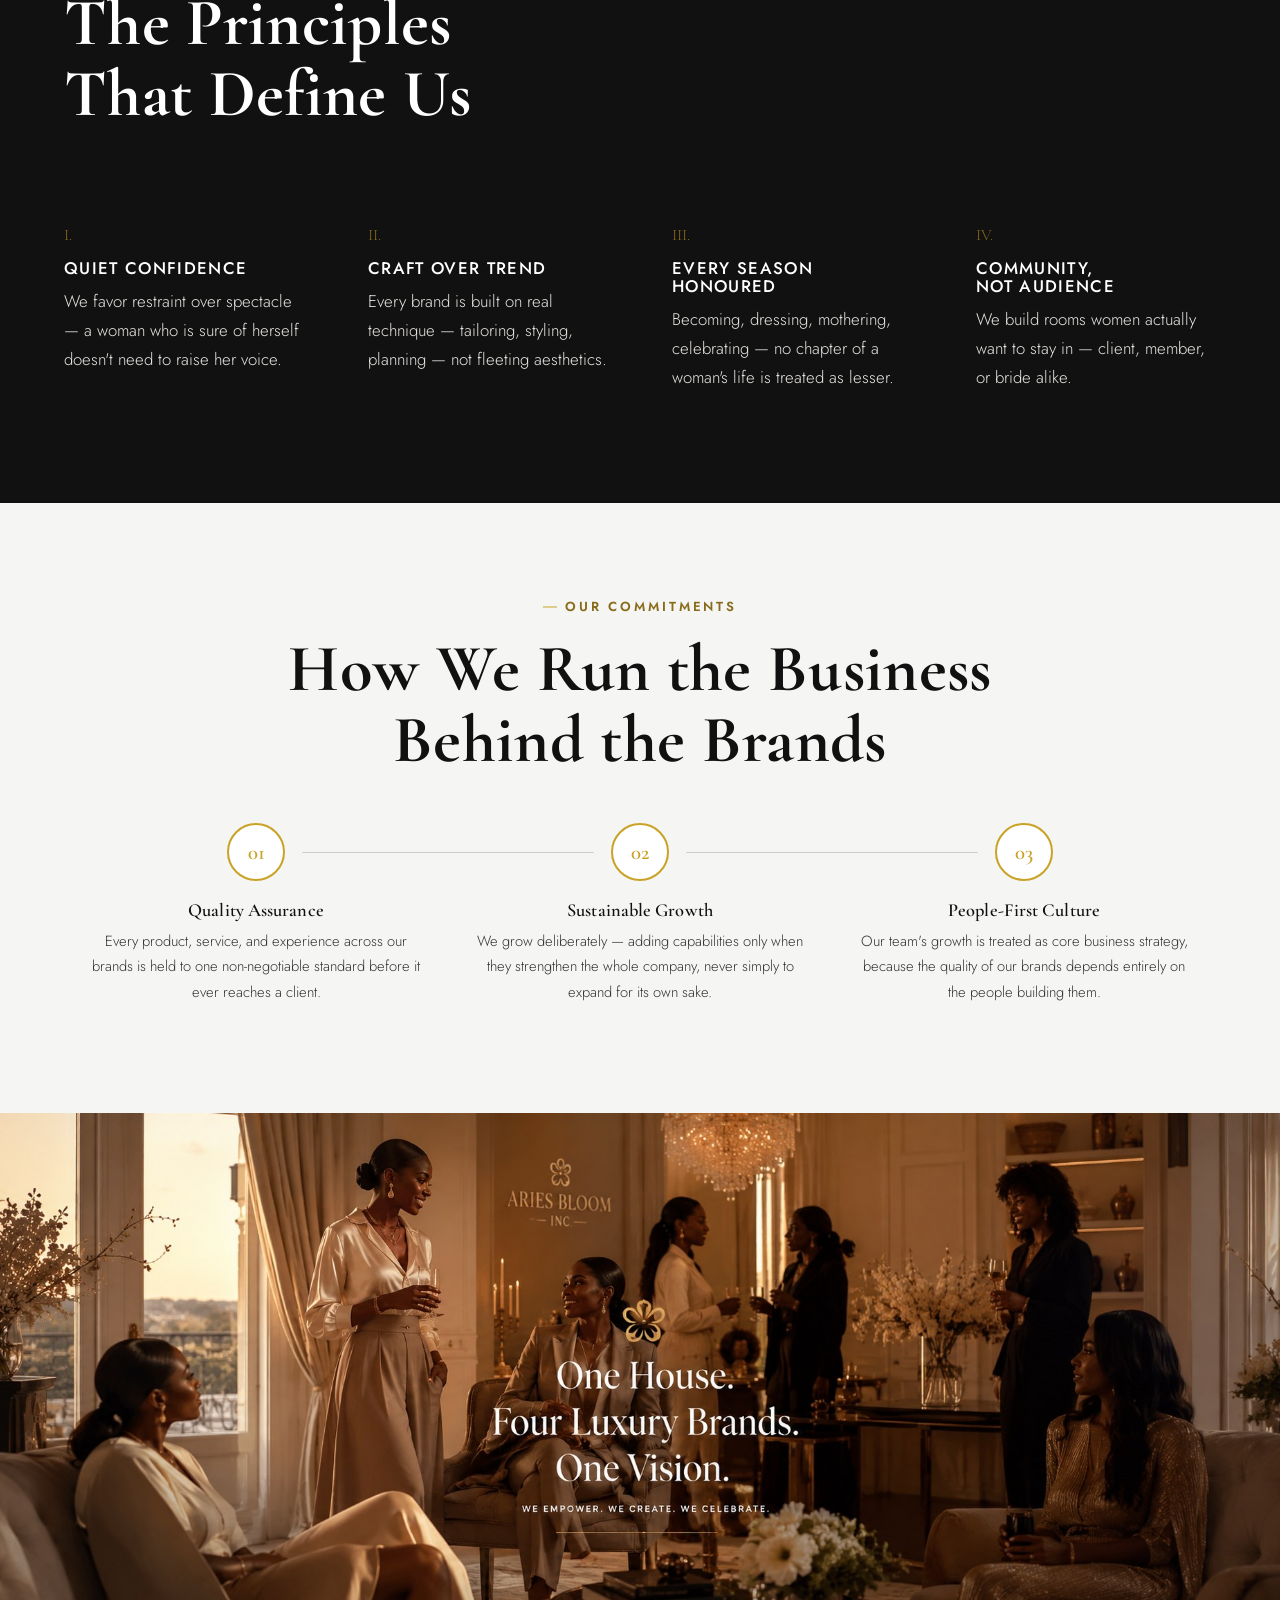
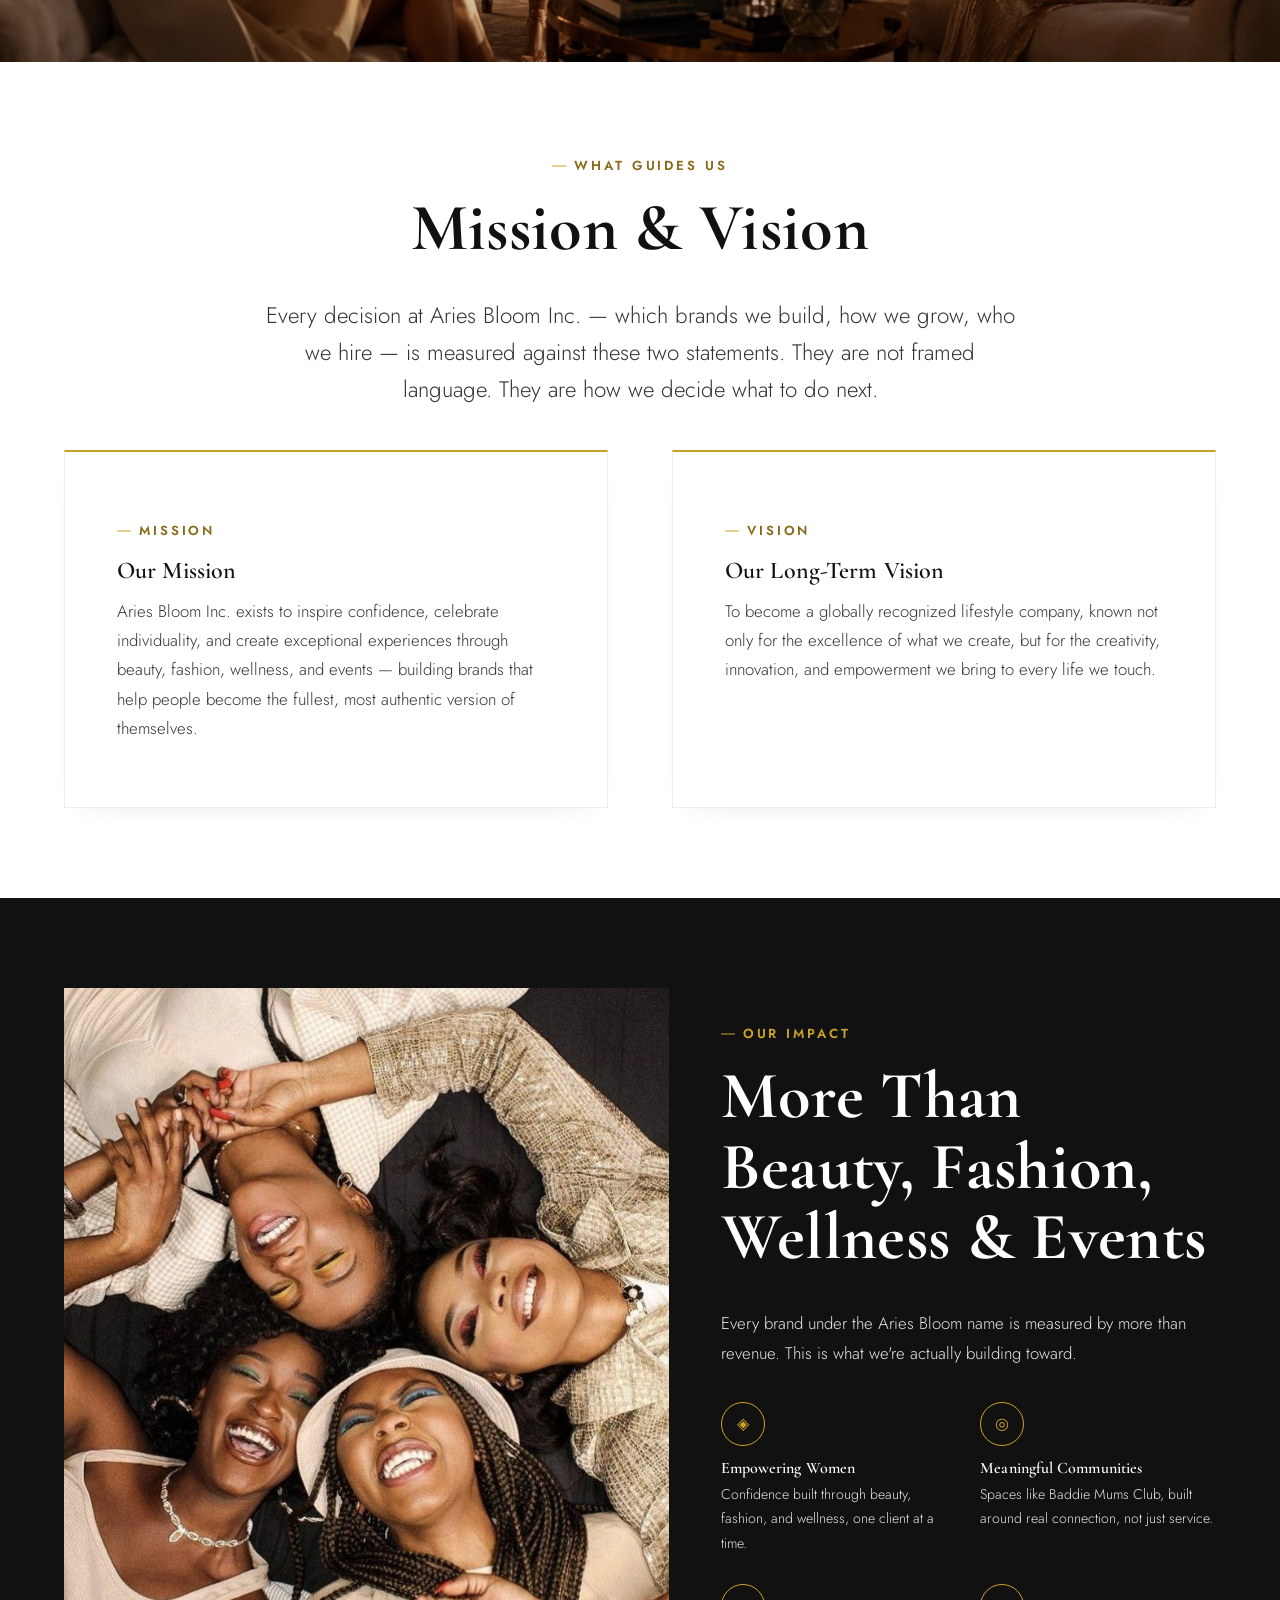
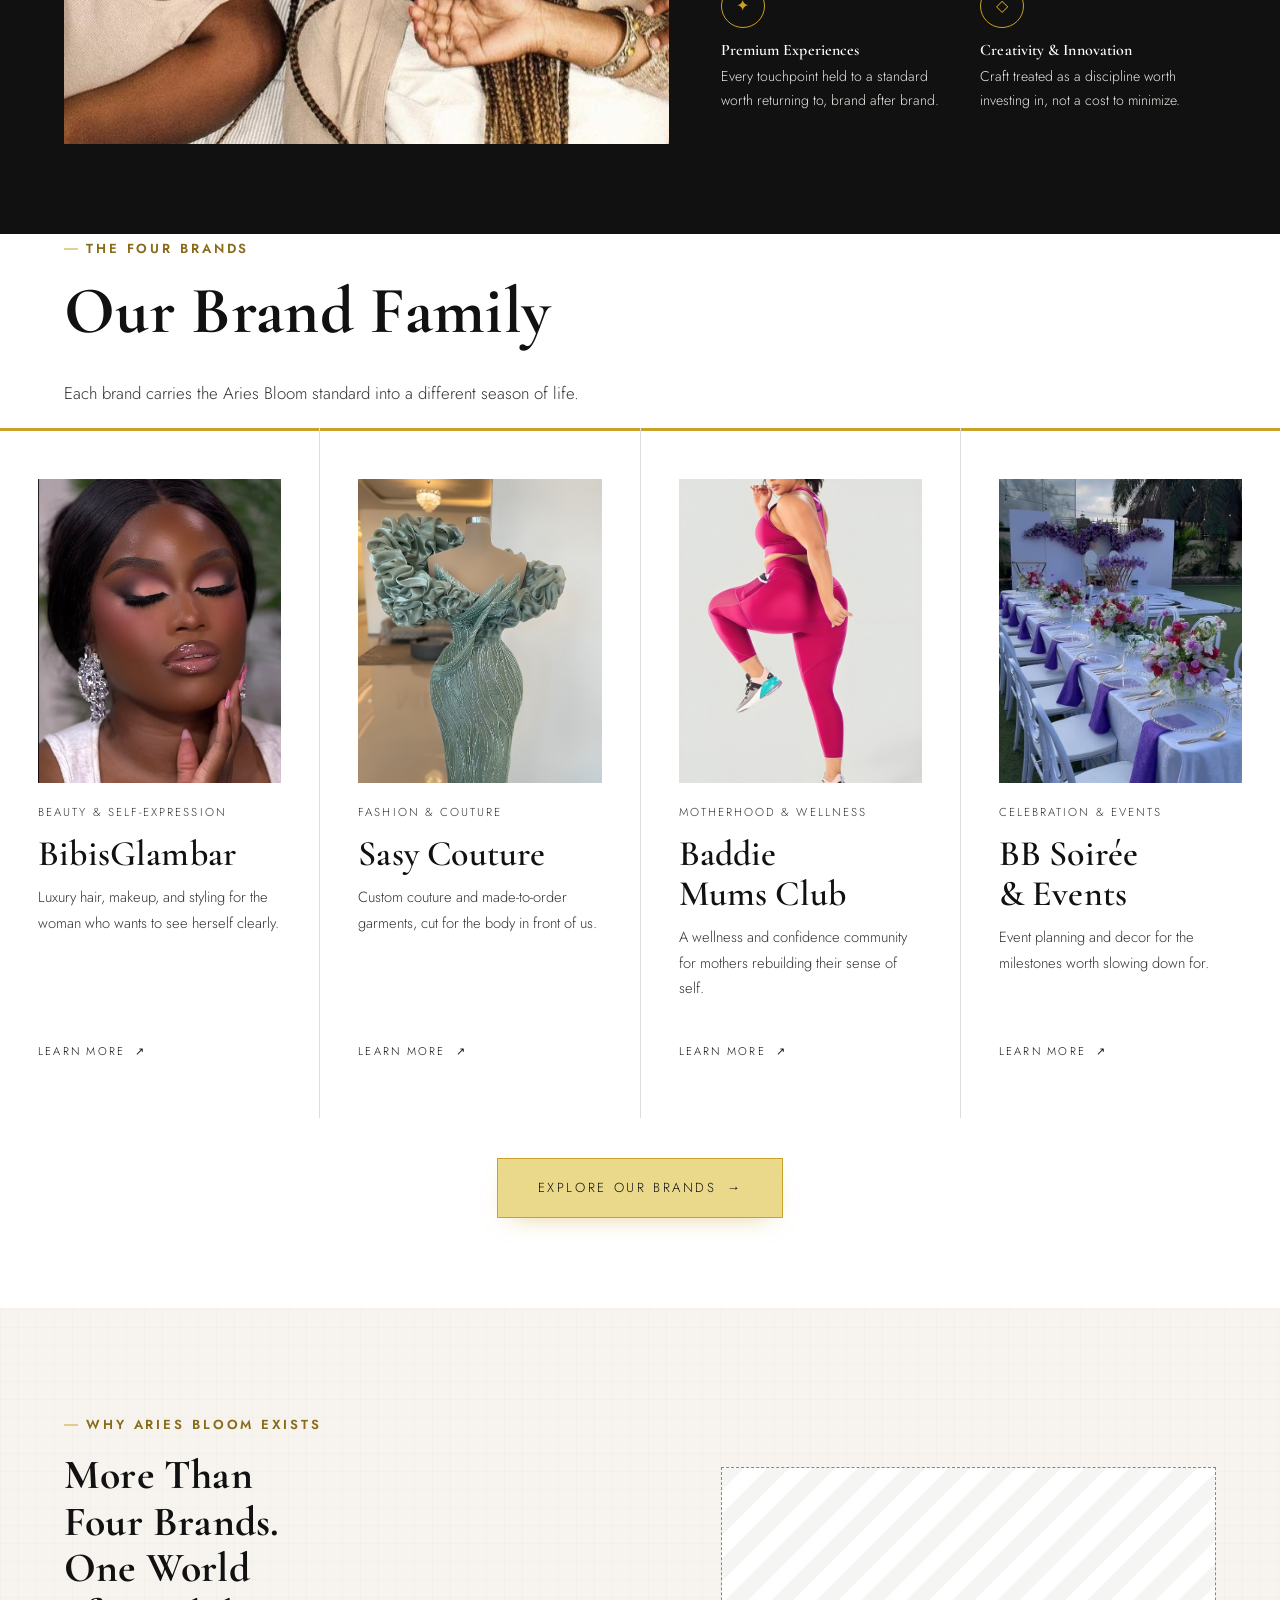
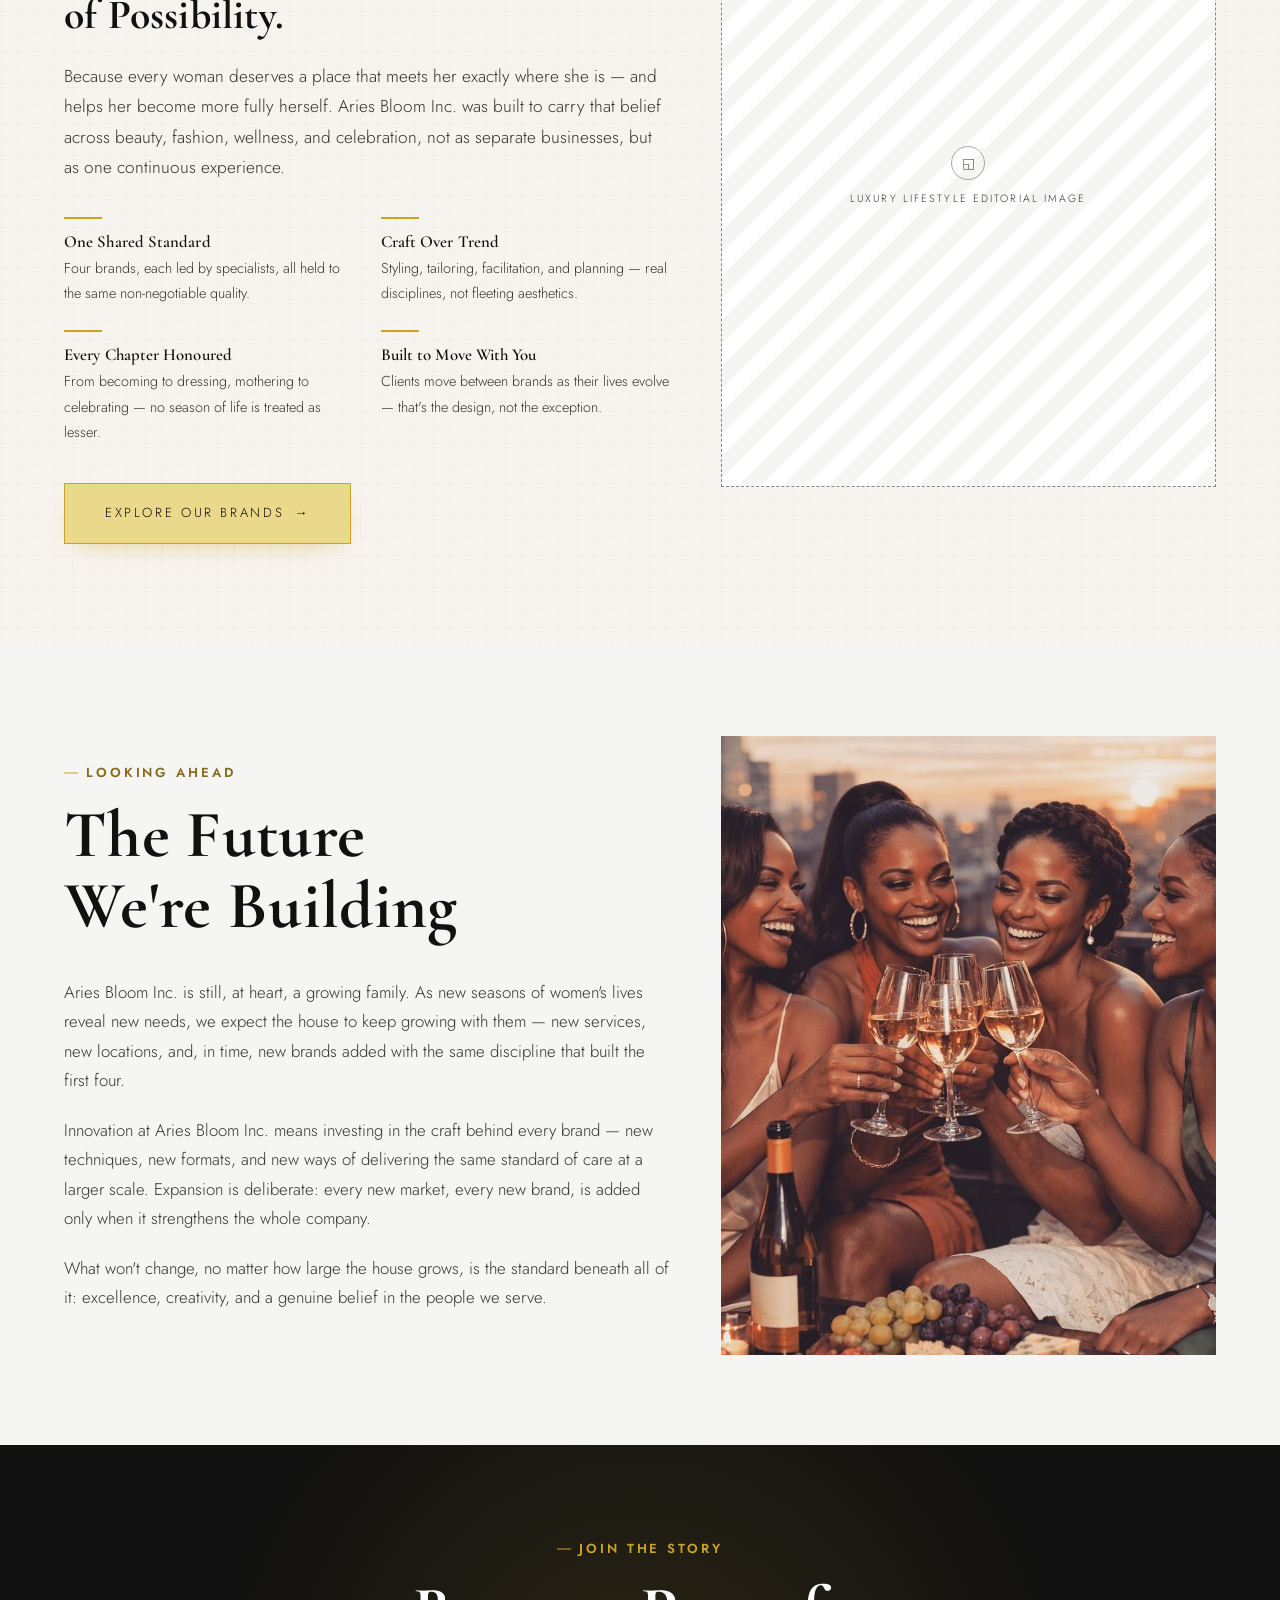
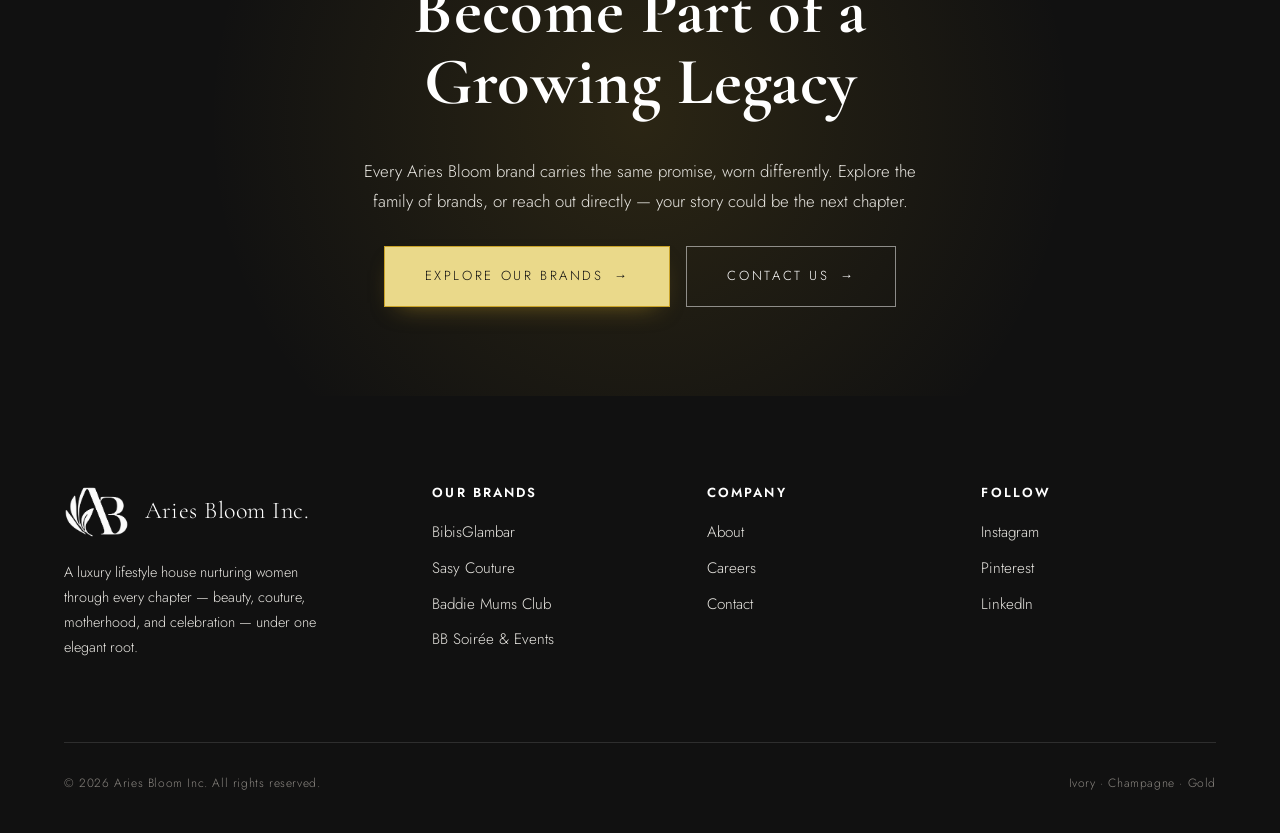
<file: about (1).html>
<!DOCTYPE html>
<html lang="en">
<head>
<meta charset="UTF-8">
<meta name="viewport" content="width=device-width, initial-scale=1.0">
<title>About — Aries Bloom Inc.</title>
<meta name="description" content="Aries Bloom Inc. is the parent company nurturing women through beauty, fashion, motherhood and celebration — the story behind BibisGlambar, Sasy Couture, Baddie Mums Club and BB Soirée & Events.">
<link rel="preconnect" href="https://fonts.googleapis.com">
<link href="https://fonts.googleapis.com/css2?family=Cormorant+Garamond:wght@400;500;600;700&family=Jost:wght@300;400;500&display=swap" rel="stylesheet">
<link rel="stylesheet" href="css/style.css">
</head>
<body>

<header class="site-header">
  <nav class="nav">
    <a href="index.html" class="nav__mark">
      <img src="images/logo-mark-black.png" alt="" aria-hidden="true" class="nav__logo">
      Aries Bloom Inc.
    </a>
    <button class="nav__toggle" aria-expanded="false" aria-controls="primary-nav">Menu</button>
    <ul class="nav__links" id="primary-nav">
      <li><a href="index.html">Home</a></li>
      <li><a href="about.html" aria-current="page">About</a></li>
      <li><a href="our-brands.html">Our Brands</a></li>
      <li><a href="careers.html">Careers</a></li>
      <li><a href="contact.html">Contact</a></li>
    </ul>
  </nav>
</header>

<main>

  <!-- ============================================
       1. HERO (unchanged)
       ============================================ -->
  <section class="page-hero">
    <div class="page-hero__media" style="background-image:url('images/one-house-four-brands.jpg');"></div>
    <div class="page-hero__content">
      <span class="eyebrow">About Aries Bloom Inc.</span>
      <h1 style="max-width:18ch;">Where Vision Became a Legacy</h1>
      <p class="lede">A parent holding company built on one belief: that beauty, fashion, wellness, and celebration were never meant to be separate industries — they were always meant to be one continuous act of care.</p>
    </div>
  </section>

  <!-- ============================================
       2. COMPANY HIGHLIGHTS
       ============================================ -->
  <section class="section section--tight">
    <div class="wrap reveal">
      <div class="stats">
        <div><div class="stat__num">4</div><div class="stat__label">Luxury Brands</div></div>
        <div><div class="stat__num">1</div><div class="stat__label">Shared Vision</div></div>
        <div><div class="stat__num">100%</div><div class="stat__label">Women-Centred Experiences</div></div>
        <div><div class="stat__num">◆</div><div class="stat__label">Premium Lifestyle House</div></div>
      </div>
    </div>
  </section>

  <!-- ============================================
       3. WHO WE ARE (split, image placeholder)
       ============================================ -->
  <section class="section section--linen" style="padding-top:0;">
    <div class="wrap split reveal">
      <div class="split__image">
        <img src="images/about-who-we-are.jpg" alt="Four women embracing closely, representing the unity behind Aries Bloom Inc.'s four distinct brands." style="width:100%; height:100%; object-fit:cover; aspect-ratio:4/5;">
      </div>
      <div>
        <span class="eyebrow">Who We Are</span>
        <h2>One Vision. Four Distinct Brands.</h2>
        <p>Aries Bloom Inc. is the parent holding company behind BibisGlambar, Sasy Couture, Baddie Mums Club, and BB Soirée &amp; Events — four brands, each with its own name, team, and clientele, built on one shared standard of care.</p>
        <p>We exist because beauty, fashion, wellness, and celebration were never meant to be separate industries. They are one continuous experience in a woman's life, and Aries Bloom Inc. is the structure that keeps that experience coherent as it grows.</p>
      </div>
    </div>
  </section>

  <!-- ============================================
       4. OUR JOURNEY (premium milestone timeline)
       ============================================ -->
  <section class="section section--champagne">
    <div class="wrap reveal" style="text-align:center; margin-bottom:2.6em;">
      <span class="eyebrow" style="justify-content:center;">The Beginning</span>
      <h2 style="max-width:16ch; margin:0 auto;">Our Journey</h2>
    </div>
    <div class="wrap reveal">
      <div class="milestones">

        <div class="milestone">
          <div class="milestone__icon" aria-hidden="true">✦</div>
          <div class="milestone__card milestone__card--split">
            <div>
              <span class="milestone__year">The Beginning</span>
              <h3 style="margin-bottom:0.3em;">The Vision Takes Shape</h3>
              <p style="margin:0;">The idea for a luxury lifestyle house begins — one company built to carry beauty, fashion, wellness, and celebration under a single standard of care, rather than as separate, unrelated ventures.</p>
            </div>
            <div class="milestone__image">
              <img src="images/about-the-beginning.jpg" alt="A woman in a pearl-embellished ivory suit, representing the vision that started Aries Bloom Inc." style="width:100%; height:100%; object-fit:cover; aspect-ratio:1/1;">
            </div>
          </div>
        </div>

        <div class="milestone">
          <div class="milestone__icon" aria-hidden="true">◈</div>
          <div class="milestone__card">
            <span class="milestone__year">Chapter One</span>
            <h3 style="margin-bottom:0.3em;">BibisGlambar Launches</h3>
            <p style="margin:0;">The first brand opens its doors in Atlanta, delivering premium beauty experiences built on one enduring mission: to help every woman feel confident, seen, and beautiful.</p>
          </div>
        </div>

        <div class="milestone">
          <div class="milestone__icon" aria-hidden="true">◇</div>
          <div class="milestone__card">
            <span class="milestone__year">Chapter Two</span>
            <h3 style="margin-bottom:0.3em;">Sasy Couture Is Founded</h3>
            <p style="margin:0;">Luxury fashion is introduced, expanding the client experience with made-to-order garments built for the body in front of us, not a size chart.</p>
          </div>
        </div>

        <div class="milestone">
          <div class="milestone__icon" aria-hidden="true">◎</div>
          <div class="milestone__card">
            <span class="milestone__year">Chapter Three</span>
            <h3 style="margin-bottom:0.3em;">Baddie Mums Club Forms</h3>
            <p style="margin:0;">A wellness and confidence community is created for mothers and women, built around a room that doesn't ask anyone to set their identity aside.</p>
          </div>
        </div>

        <div class="milestone">
          <div class="milestone__icon" aria-hidden="true">❖</div>
          <div class="milestone__card">
            <span class="milestone__year">Chapter Four</span>
            <h3 style="margin-bottom:0.3em;">BB Soirée &amp; Events Launches</h3>
            <p style="margin:0;">Luxury event planning is added to the family, created to celebrate life's milestones with the same care and precision found across every brand.</p>
          </div>
        </div>

        <div class="milestone">
          <div class="milestone__icon" aria-hidden="true">◆</div>
          <div class="milestone__card milestone__card--split">
            <div>
              <span class="milestone__year">Today</span>
              <h3 style="margin-bottom:0.3em;">Aries Bloom Inc.</h3>
              <p style="margin:0;">The four brands unite under one parent company, sharing a single vision while maintaining their own identities, teams, and expertise.</p>
            </div>
            <div class="milestone__image">
              <img src="images/about-today.jpg" alt="Four women celebrating together, representing Aries Bloom Inc. today." style="width:100%; height:100%; object-fit:cover; aspect-ratio:1/1;">
            </div>
          </div>
        </div>

      </div>
    </div>
  </section>

  <!-- ============================================
       5. HOW WE OPERATE AS ONE COMPANY (icon cards)
       ============================================ -->
  <section class="section section--warm">
    <div class="wrap reveal" style="text-align:center; margin-bottom:2.8em;">
      <span class="eyebrow" style="justify-content:center;">Leadership Philosophy</span>
      <h2 style="max-width:20ch; margin:0 auto;">How We Operate as One Company</h2>
      <p class="lede" style="max-width:60ch; margin:0.8em auto 0;">Aries Bloom Inc. is structured deliberately as a holding company — not a single business wearing four different names.</p>
    </div>
    <div class="wrap reveal">
      <div class="feature-grid feature-grid--3col">
        <div class="feature-card feature-card--light">
          <div class="feature-card__icon-frame" aria-hidden="true">◈</div>
          <h4 style="font-family:var(--font-display); font-size:1.2rem; margin:0;">Independent by Design</h4>
          <p>Each brand is led by its own specialists, sets its own creative direction, and answers to its own clientele — no shared branding, only a shared standard.</p>
        </div>
        <div class="feature-card feature-card--light">
          <div class="feature-card__icon-frame" aria-hidden="true">◈</div>
          <h4 style="font-family:var(--font-display); font-size:1.2rem; margin:0;">Centralized Standards</h4>
          <p>Operations, brand governance, and quality control are coordinated centrally, so every brand scales without ever leaving quality to chance.</p>
        </div>
        <div class="feature-card feature-card--light">
          <div class="feature-card__icon-frame" aria-hidden="true">◈</div>
          <h4 style="font-family:var(--font-display); font-size:1.2rem; margin:0;">One Ecosystem</h4>
          <p>Beauty, fashion, wellness, and celebration — four brands, each solving a distinct need, together following a woman through the fuller arc of her life.</p>
        </div>
      </div>
    </div>
    <div class="wrap reveal" style="max-width:720px; margin-top:2.8em;">
      <blockquote style="border-left:2px solid var(--gold); padding-left:24px; margin:0;">
        <p style="font-family:var(--font-display); font-style:italic; font-size:1.3rem; color:var(--black); margin:0 0 10px; line-height:1.4;">"We want every person who experiences an Aries Bloom brand to leave feeling confident, valued, and inspired — still authentically themselves, only elevated."</p>
        <footer style="font-family:var(--font-body); font-size:0.72rem; letter-spacing:0.16em; text-transform:uppercase; color:var(--taupe);">— Aries Bloom Inc.</footer>
      </blockquote>
    </div>
  </section>

  <!-- ============================================
       6. THE PRINCIPLES THAT DEFINE US (unchanged)
       ============================================ -->
  <section class="section section--dark">
    <div class="wrap reveal">
      <span class="eyebrow">Our Philosophy</span>
      <h2 style="max-width:18ch; margin-bottom:1.4em;">The Principles That Define Us</h2>
      <div class="pillars">
        <div>
          <div class="pillar__num">I.</div>
          <h4 style="color:var(--ivory); font-size:1.05rem; text-transform:uppercase; letter-spacing:0.08em; font-family:var(--font-body); font-weight:500;">Quiet Confidence</h4>
          <p>We favor restraint over spectacle — a woman who is sure of herself doesn't need to raise her voice.</p>
        </div>
        <div>
          <div class="pillar__num">II.</div>
          <h4 style="color:var(--ivory); font-size:1.05rem; text-transform:uppercase; letter-spacing:0.08em; font-family:var(--font-body); font-weight:500;">Craft Over Trend</h4>
          <p>Every brand is built on real technique — tailoring, styling, planning — not fleeting aesthetics.</p>
        </div>
        <div>
          <div class="pillar__num">III.</div>
          <h4 style="color:var(--ivory); font-size:1.05rem; text-transform:uppercase; letter-spacing:0.08em; font-family:var(--font-body); font-weight:500;">Every Season Honoured</h4>
          <p>Becoming, dressing, mothering, celebrating — no chapter of a woman's life is treated as lesser.</p>
        </div>
        <div>
          <div class="pillar__num">IV.</div>
          <h4 style="color:var(--ivory); font-size:1.05rem; text-transform:uppercase; letter-spacing:0.08em; font-family:var(--font-body); font-weight:500;">Community, Not Audience</h4>
          <p>We build rooms women actually want to stay in — client, member, or bride alike.</p>
        </div>
      </div>
    </div>
  </section>

  <!-- ============================================
       7. HOW WE RUN THE BUSINESS (connected process steps)
       ============================================ -->
  <section class="section section--champagne">
    <div class="wrap reveal" style="text-align:center; margin-bottom:3em;">
      <span class="eyebrow" style="justify-content:center;">Our Commitments</span>
      <h2 style="max-width:22ch; margin:0 auto;">How We Run the Business Behind the Brands</h2>
    </div>
    <div class="wrap reveal">
      <div class="process-steps">
        <div class="process-step">
          <div class="process-step__num" aria-hidden="true">01</div>
          <h4 style="font-family:var(--font-display); color:var(--black); font-size:1.15rem; margin-bottom:0.4em;">Quality Assurance</h4>
          <p style="font-size:0.92rem;">Every product, service, and experience across our brands is held to one non-negotiable standard before it ever reaches a client.</p>
        </div>
        <div class="process-step">
          <div class="process-step__num" aria-hidden="true">02</div>
          <h4 style="font-family:var(--font-display); color:var(--black); font-size:1.15rem; margin-bottom:0.4em;">Sustainable Growth</h4>
          <p style="font-size:0.92rem;">We grow deliberately — adding capabilities only when they strengthen the whole company, never simply to expand for its own sake.</p>
        </div>
        <div class="process-step">
          <div class="process-step__num" aria-hidden="true">03</div>
          <h4 style="font-family:var(--font-display); color:var(--black); font-size:1.15rem; margin-bottom:0.4em;">People-First Culture</h4>
          <p style="font-size:0.92rem;">Our team's growth is treated as core business strategy, because the quality of our brands depends entirely on the people building them.</p>
        </div>
      </div>
    </div>
  </section>

  <!-- ============================================
       EDITORIAL IMAGE BREAK
       ============================================ -->
  <section class="editorial-break">
    <img src="images/about-editorial-break.jpg" alt="An elegant gathering of women in a warmly lit luxury living room, beneath the Aries Bloom Inc. emblem, embodying One House, Four Luxury Brands, One Vision." style="width:100%; height:100%; object-fit:cover;">
  </section>

  <!-- ============================================
       8. MISSION & VISION (with intro paragraph)
       ============================================ -->
  <section class="section">
    <div class="wrap reveal" style="text-align:center; margin-bottom:2.6em;">
      <span class="eyebrow" style="justify-content:center;">What Guides Us</span>
      <h2 style="max-width:18ch; margin:0 auto 0.5em;">Mission &amp; Vision</h2>
      <p class="lede" style="max-width:58ch; margin:0 auto;">Every decision at Aries Bloom Inc. — which brands we build, how we grow, who we hire — is measured against these two statements. They are not framed language. They are how we decide what to do next.</p>
    </div>
    <div class="wrap reveal">
      <div class="mv-grid">
        <div class="mv-card">
          <span class="eyebrow">Mission</span>
          <h3 style="font-size:1.5rem; margin-bottom:0.5em;">Our Mission</h3>
          <p style="margin:0;">Aries Bloom Inc. exists to inspire confidence, celebrate individuality, and create exceptional experiences through beauty, fashion, wellness, and events — building brands that help people become the fullest, most authentic version of themselves.</p>
        </div>
        <div class="mv-card">
          <span class="eyebrow">Vision</span>
          <h3 style="font-size:1.5rem; margin-bottom:0.5em;">Our Long-Term Vision</h3>
          <p style="margin:0;">To become a globally recognized lifestyle company, known not only for the excellence of what we create, but for the creativity, innovation, and empowerment we bring to every life we touch.</p>
        </div>
      </div>
    </div>
  </section>

  <!-- ============================================
       9. OUR IMPACT (new — split, icon grid, image placeholder)
       ============================================ -->
  <section class="section section--dark">
    <div class="wrap split reveal">
      <div class="split__image">
        <img src="images/about-our-impact.jpg" alt="Four women laughing together in a close embrace, representing the community Aries Bloom Inc. builds." style="width:100%; height:100%; object-fit:cover; aspect-ratio:4/5;">
      </div>
      <div>
        <span class="eyebrow">Our Impact</span>
        <h2 style="max-width:16ch;">More Than Beauty, Fashion, Wellness &amp; Events</h2>
        <p style="margin-bottom:2em;">Every brand under the Aries Bloom name is measured by more than revenue. This is what we're actually building toward.</p>

        <div style="display:grid; grid-template-columns:1fr 1fr; gap:28px 24px;">
          <div>
            <div style="width:44px; height:44px; border:1px solid var(--gold); border-radius:50%; display:flex; align-items:center; justify-content:center; margin-bottom:14px; color:var(--gold); font-size:1rem;" aria-hidden="true">◈</div>
            <h4 style="color:var(--ivory); font-size:1rem; margin-bottom:0.3em;">Empowering Women</h4>
            <p style="font-size:0.88rem; margin:0;">Confidence built through beauty, fashion, and wellness, one client at a time.</p>
          </div>
          <div>
            <div style="width:44px; height:44px; border:1px solid var(--gold); border-radius:50%; display:flex; align-items:center; justify-content:center; margin-bottom:14px; color:var(--gold); font-size:1rem;" aria-hidden="true">◎</div>
            <h4 style="color:var(--ivory); font-size:1rem; margin-bottom:0.3em;">Meaningful Communities</h4>
            <p style="font-size:0.88rem; margin:0;">Spaces like Baddie Mums Club, built around real connection, not just service.</p>
          </div>
          <div>
            <div style="width:44px; height:44px; border:1px solid var(--gold); border-radius:50%; display:flex; align-items:center; justify-content:center; margin-bottom:14px; color:var(--gold); font-size:1rem;" aria-hidden="true">✦</div>
            <h4 style="color:var(--ivory); font-size:1rem; margin-bottom:0.3em;">Premium Experiences</h4>
            <p style="font-size:0.88rem; margin:0;">Every touchpoint held to a standard worth returning to, brand after brand.</p>
          </div>
          <div>
            <div style="width:44px; height:44px; border:1px solid var(--gold); border-radius:50%; display:flex; align-items:center; justify-content:center; margin-bottom:14px; color:var(--gold); font-size:1rem;" aria-hidden="true">◇</div>
            <h4 style="color:var(--ivory); font-size:1rem; margin-bottom:0.3em;">Creativity &amp; Innovation</h4>
            <p style="font-size:0.88rem; margin:0;">Craft treated as a discipline worth investing in, not a cost to minimize.</p>
          </div>
        </div>
      </div>
    </div>
  </section>

  <!-- ============================================
       10. OUR BRAND FAMILY (unchanged)
       ============================================ -->
  <section class="section" style="padding-top:0;">
    <div class="wrap reveal">
      <span class="eyebrow">The Four Brands</span>
      <h2 style="max-width:18ch; margin-bottom:0.5em;">Our Brand Family</h2>
      <p class="lede" style="font-size:1.05rem;">Each brand carries the Aries Bloom standard into a different season of life.</p>
    </div>
    <div class="brand-grid reveal">
      <article class="brand-card">
        <div class="brand-card__image">
          <img src="images/brand-bibisglambar.jpg" alt="A close-up beauty portrait featuring soft glam makeup artistry and fine jewelry, representing BibisGlambar's signature style.">
        </div>
        <span class="brand-card__accent" style="background:var(--brand-glambar);"></span>
        <span class="tag">Beauty &amp; Self-Expression</span>
        <h3>BibisGlambar</h3>
        <p>Luxury hair, makeup, and styling for the woman who wants to see herself clearly.</p>
        <a href="brands/bibisglambar.html" class="btn">Learn More</a>
      </article>
      <article class="brand-card">
        <div class="brand-card__image">
          <img src="images/brand-sasy-couture.jpg" alt="A burgundy silk couture gown with a hand-draped bodice and sweeping train.">
        </div>
        <span class="brand-card__accent" style="background:var(--brand-couture);"></span>
        <span class="tag">Fashion &amp; Couture</span>
        <h3>Sasy Couture</h3>
        <p>Custom couture and made-to-order garments, cut for the body in front of us.</p>
        <a href="brands/sasy-couture.html" class="btn">Learn More</a>
      </article>
      <article class="brand-card">
        <div class="brand-card__image">
          <img src="images/brand-baddie-mums-club.jpg" alt="A mother sharing a playful wellness moment with her baby at home.">
        </div>
        <span class="brand-card__accent" style="background:var(--brand-mums);"></span>
        <span class="tag">Motherhood &amp; Wellness</span>
        <h3>Baddie Mums Club</h3>
        <p>A wellness and confidence community for mothers rebuilding their sense of self.</p>
        <a href="brands/baddie-mums-club.html" class="btn">Learn More</a>
      </article>
      <article class="brand-card">
        <div class="brand-card__image">
          <img src="images/brand-bb-soiree.jpg" alt="An elegantly styled celebration buffet with lush floral arrangements.">
        </div>
        <span class="brand-card__accent" style="background:var(--brand-soiree);"></span>
        <span class="tag">Celebration &amp; Events</span>
        <h3>BB Soirée &amp; Events</h3>
        <p>Event planning and decor for the milestones worth slowing down for.</p>
        <a href="brands/bb-soiree-events.html" class="btn">Learn More</a>
      </article>
    </div>
    <div class="wrap reveal" style="text-align:center; margin-top:2.5em;">
      <a href="our-brands.html" class="btn btn--gold">Explore Our Brands</a>
    </div>
  </section>

  <!-- ============================================
       WHY ARIES BLOOM EXISTS — Editorial Split
       ============================================ -->
  <section class="section section--linen" style="padding-top:clamp(4rem,8vw,6.5rem); padding-bottom:clamp(4rem,8vw,6.5rem);">
    <div class="wrap split is-reverse reveal">
      <div class="split__image">
        <div class="img-placeholder img-placeholder--split" style="min-height:520px;">
          <span class="img-placeholder__icon">◱</span>
          <span class="img-placeholder__label">Luxury Lifestyle Editorial Image</span>
        </div>
      </div>
      <div>
        <span class="eyebrow">Why Aries Bloom Exists</span>
        <h2 style="font-size:clamp(1.8rem,3.6vw,2.6rem); line-height:1.12; max-width:16ch;">More Than Four Brands. One World of Possibility.</h2>
        <p style="font-size:1.08rem; margin-bottom:2em;">Because every woman deserves a place that meets her exactly where she is — and helps her become more fully herself. Aries Bloom Inc. was built to carry that belief across beauty, fashion, wellness, and celebration, not as separate businesses, but as one continuous experience.</p>

        <div style="display:grid; grid-template-columns:1fr 1fr; gap:24px 28px; margin-bottom:2.4em;">
          <div>
            <div style="width:38px; height:2px; background:var(--gold); margin-bottom:14px;"></div>
            <h4 style="font-family:var(--font-display); font-size:1.05rem; margin-bottom:0.3em;">One Shared Standard</h4>
            <p style="font-size:0.9rem; margin:0;">Four brands, each led by specialists, all held to the same non-negotiable quality.</p>
          </div>
          <div>
            <div style="width:38px; height:2px; background:var(--gold); margin-bottom:14px;"></div>
            <h4 style="font-family:var(--font-display); font-size:1.05rem; margin-bottom:0.3em;">Craft Over Trend</h4>
            <p style="font-size:0.9rem; margin:0;">Styling, tailoring, facilitation, and planning — real disciplines, not fleeting aesthetics.</p>
          </div>
          <div>
            <div style="width:38px; height:2px; background:var(--gold); margin-bottom:14px;"></div>
            <h4 style="font-family:var(--font-display); font-size:1.05rem; margin-bottom:0.3em;">Every Chapter Honoured</h4>
            <p style="font-size:0.9rem; margin:0;">From becoming to dressing, mothering to celebrating — no season of life is treated as lesser.</p>
          </div>
          <div>
            <div style="width:38px; height:2px; background:var(--gold); margin-bottom:14px;"></div>
            <h4 style="font-family:var(--font-display); font-size:1.05rem; margin-bottom:0.3em;">Built to Move With You</h4>
            <p style="font-size:0.9rem; margin:0;">Clients move between brands as their lives evolve — that's the design, not the exception.</p>
          </div>
        </div>

        <a href="our-brands.html" class="btn btn--gold">Explore Our Brands</a>
      </div>
    </div>
  </section>

  <!-- ============================================
       11. THE FUTURE WE'RE BUILDING (expanded copy, existing image kept)
       ============================================ -->
  <section class="section section--champagne">
    <div class="wrap split is-reverse reveal">
      <div class="split__image">
        <img src="images/join-community.jpg" alt="Women celebrating together at golden hour, reflecting the future of the Aries Bloom community." style="width:100%; height:100%; object-fit:cover; aspect-ratio:4/5;">
      </div>
      <div>
        <span class="eyebrow">Looking Ahead</span>
        <h2>The Future We're Building</h2>
        <p>Aries Bloom Inc. is still, at heart, a growing family. As new seasons of women's lives reveal new needs, we expect the house to keep growing with them — new services, new locations, and, in time, new brands added with the same discipline that built the first four.</p>
        <p>Innovation at Aries Bloom Inc. means investing in the craft behind every brand — new techniques, new formats, and new ways of delivering the same standard of care at a larger scale. Expansion is deliberate: every new market, every new brand, is added only when it strengthens the whole company.</p>
        <p>What won't change, no matter how large the house grows, is the standard beneath all of it: excellence, creativity, and a genuine belief in the people we serve.</p>
      </div>
    </div>
  </section>

  <!-- ============================================
       12. FINAL CTA
       ============================================ -->
  <section class="section section--dark section--closing-cta">
    <div class="wrap reveal" style="text-align:center;">
      <span class="eyebrow" style="justify-content:center;">Join the Story</span>
      <h2 style="max-width:22ch; margin:0 auto 0.6em;">Become Part of a Growing Legacy</h2>
      <p style="max-width:56ch; margin:0 auto 1.8em; font-size:1.05rem;">Every Aries Bloom brand carries the same promise, worn differently. Explore the family of brands, or reach out directly — your story could be the next chapter.</p>
      <div style="display:flex; gap:16px; flex-wrap:wrap; justify-content:center;">
        <a href="our-brands.html" class="btn btn--gold">Explore Our Brands</a>
        <a href="contact.html" class="btn btn--light">Contact Us</a>
      </div>
    </div>
  </section>

</main>

<footer class="site-footer">
  <div class="wrap">
    <div class="footer-grid">
      <div>
        <div class="footer-brand">
          <img src="images/logo-mark-white.png" alt="" aria-hidden="true">
          <span>Aries Bloom Inc.</span>
        </div>
        <p style="color:var(--nude); max-width:34ch; font-size:0.9rem;">A luxury lifestyle house nurturing women through every chapter — beauty, couture, motherhood, and celebration — under one elegant root.</p>
      </div>
      <div>
        <h4>Our Brands</h4>
        <ul>
          <li><a href="brands/bibisglambar.html">BibisGlambar</a></li>
          <li><a href="brands/sasy-couture.html">Sasy Couture</a></li>
          <li><a href="brands/baddie-mums-club.html">Baddie Mums Club</a></li>
          <li><a href="brands/bb-soiree-events.html">BB Soirée &amp; Events</a></li>
        </ul>
      </div>
      <div>
        <h4>Company</h4>
        <ul>
          <li><a href="about.html">About</a></li>
          <li><a href="careers.html">Careers</a></li>
          <li><a href="contact.html">Contact</a></li>
        </ul>
      </div>
      <div>
        <h4>Follow</h4>
        <ul>
          <li><a href="#">Instagram</a></li>
          <li><a href="#">Pinterest</a></li>
          <li><a href="#">LinkedIn</a></li>
        </ul>
      </div>
    </div>
    <div class="footer-bottom">
      <span>© 2026 Aries Bloom Inc. All rights reserved.</span>
      <span>Ivory · Champagne · Gold</span>
    </div>
  </div>
</footer>

<script src="js/main.js"></script>
</body>
</html>
</file>
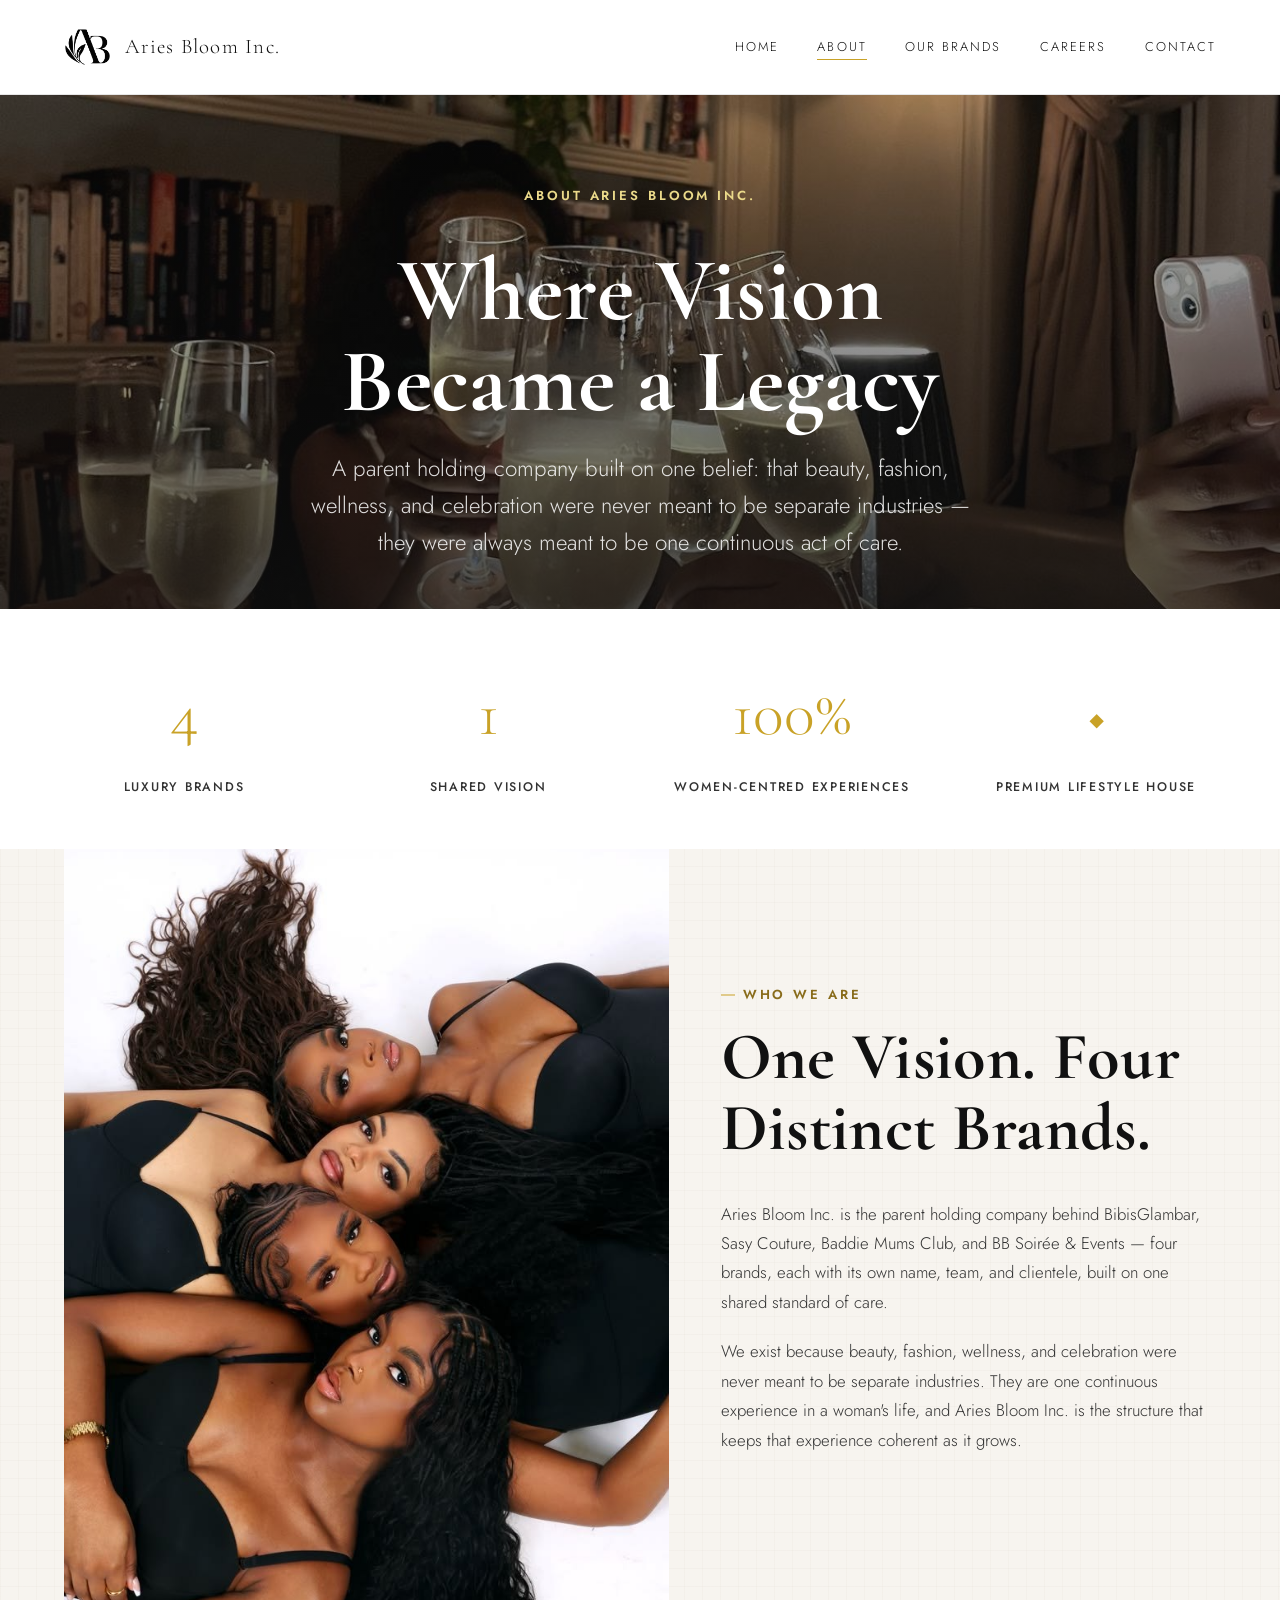
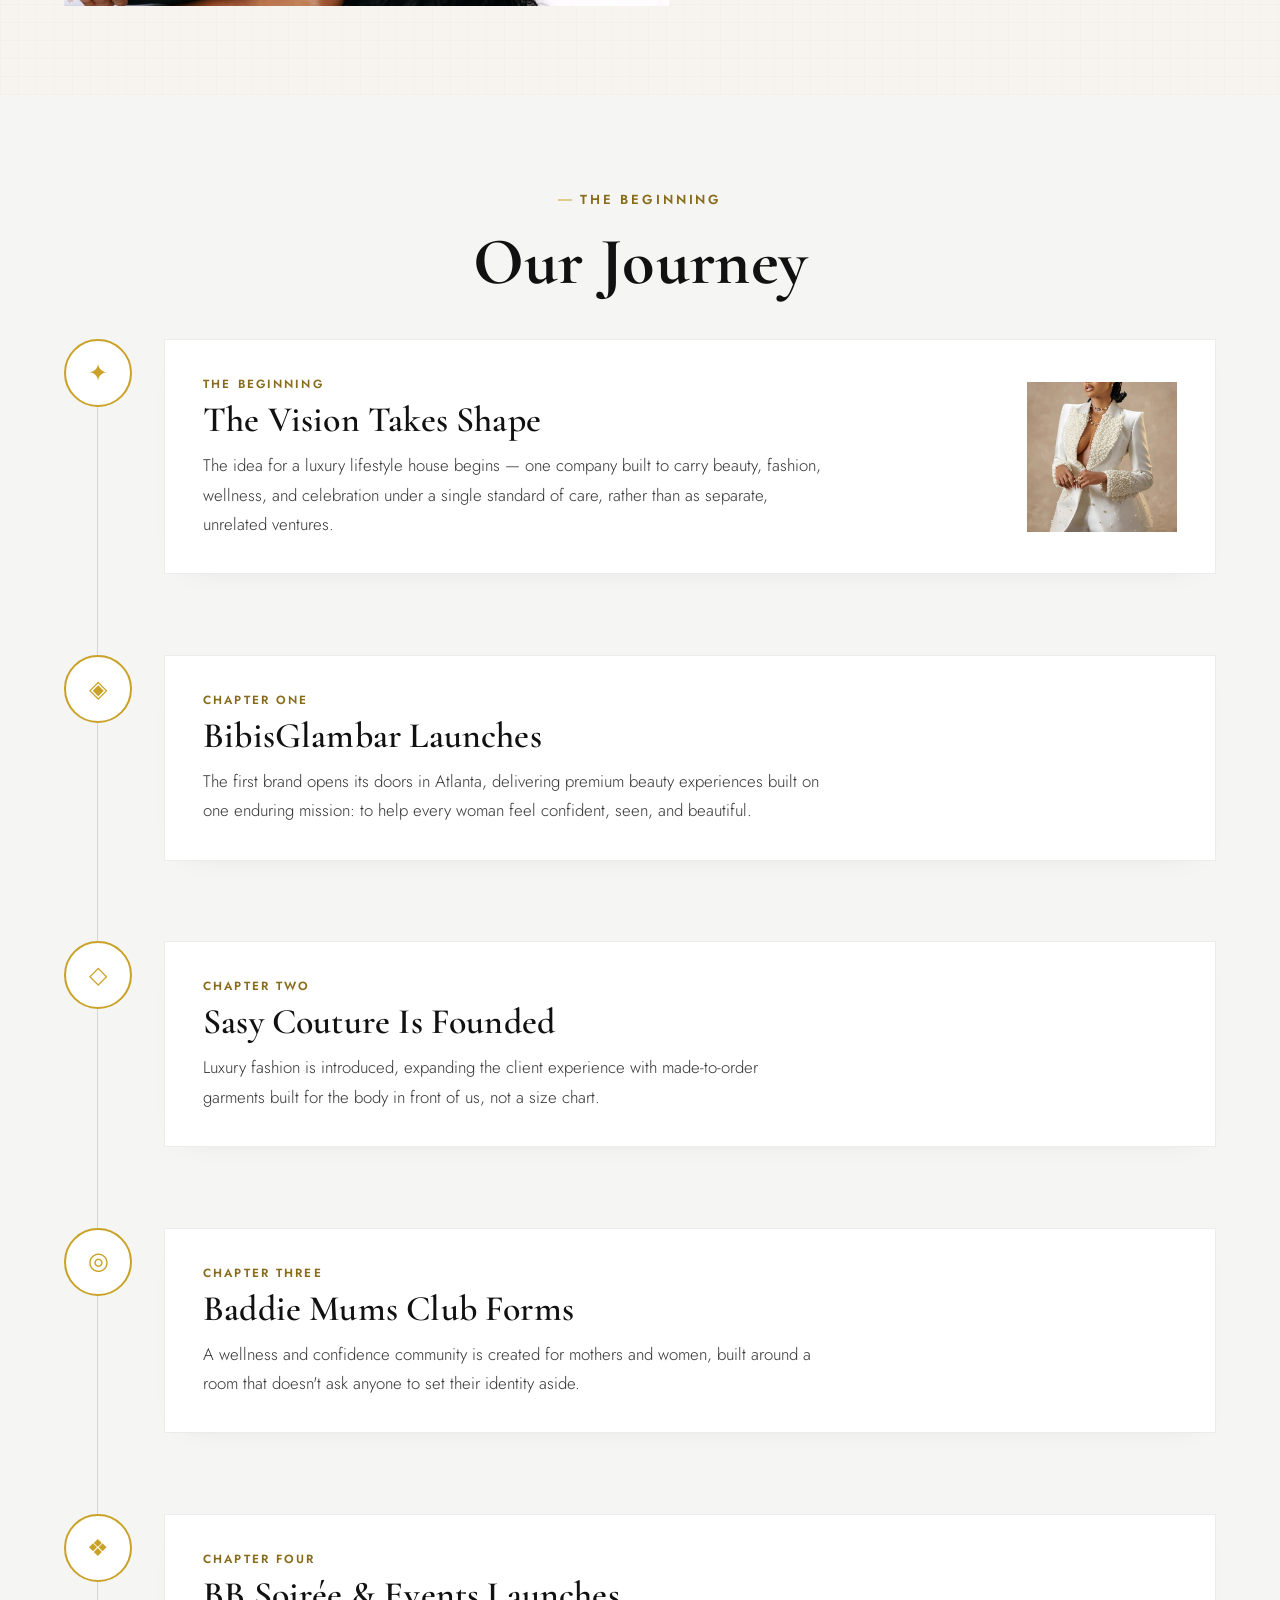
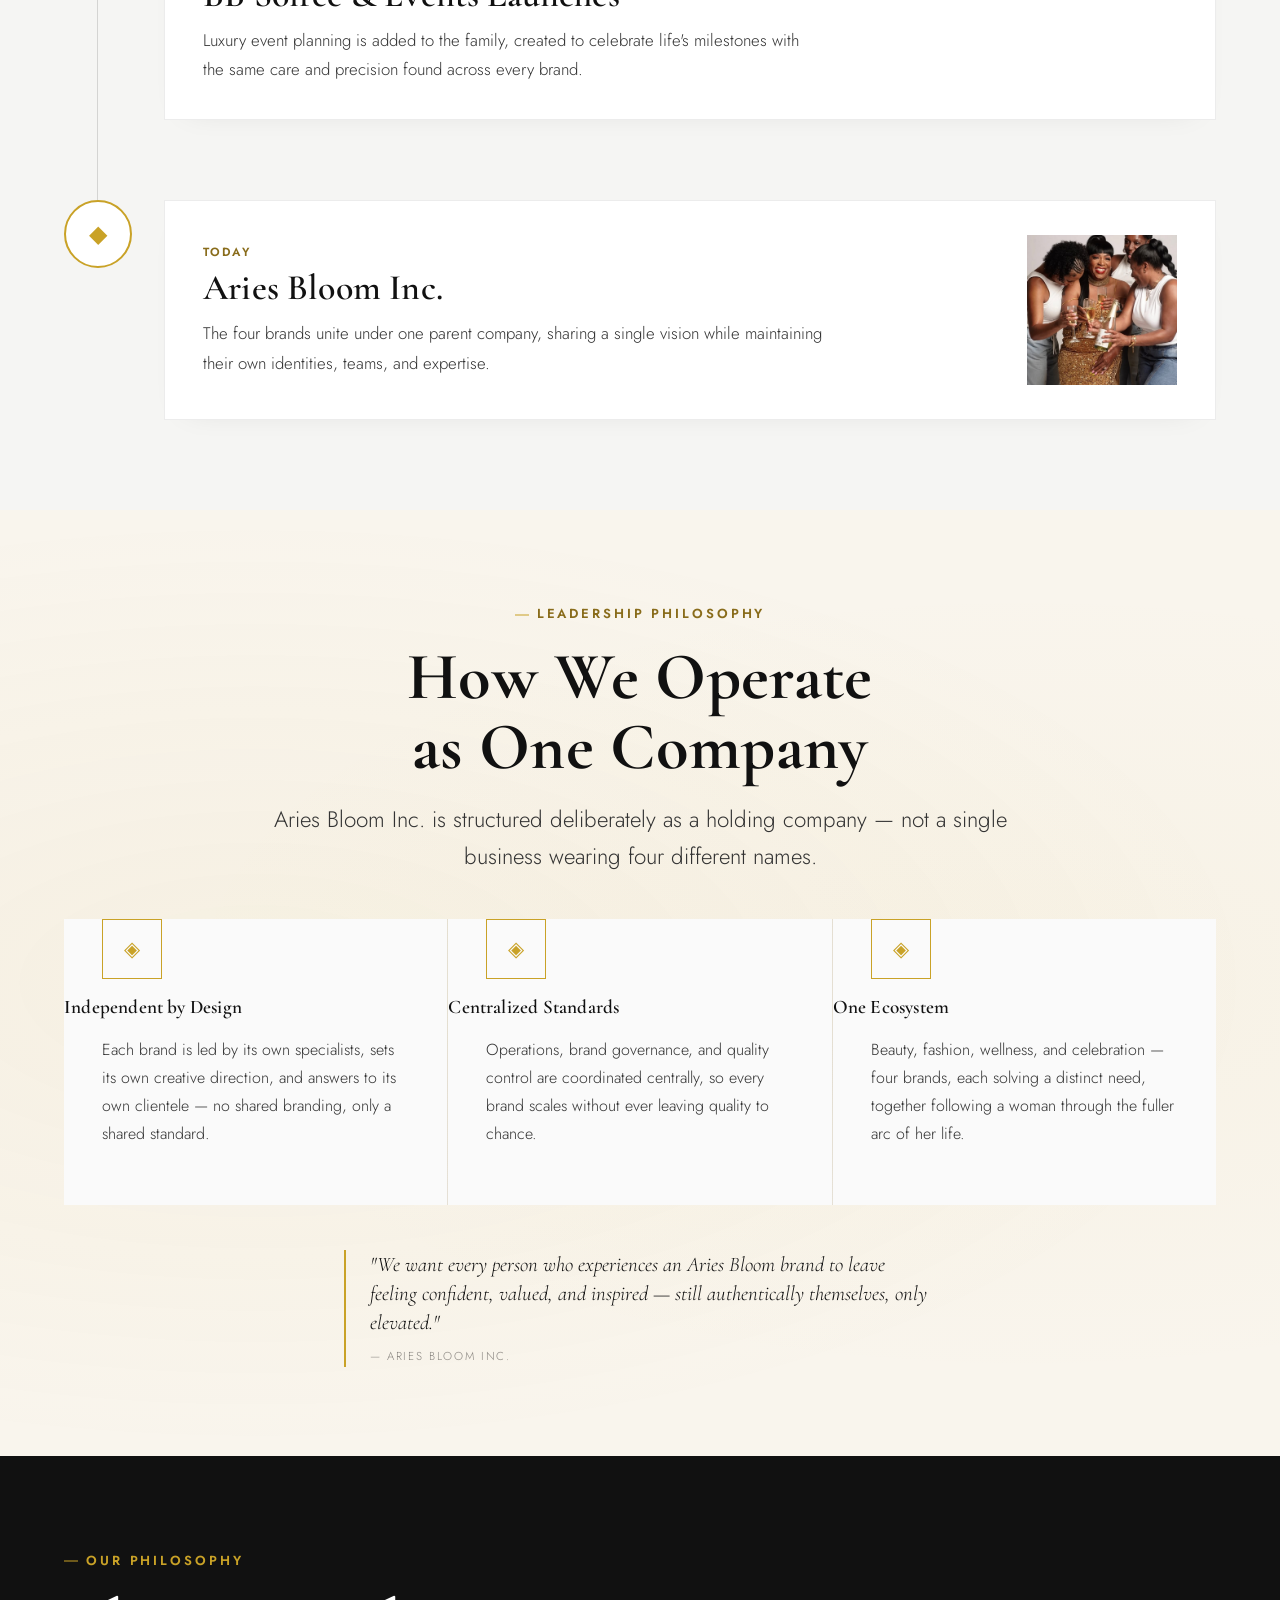
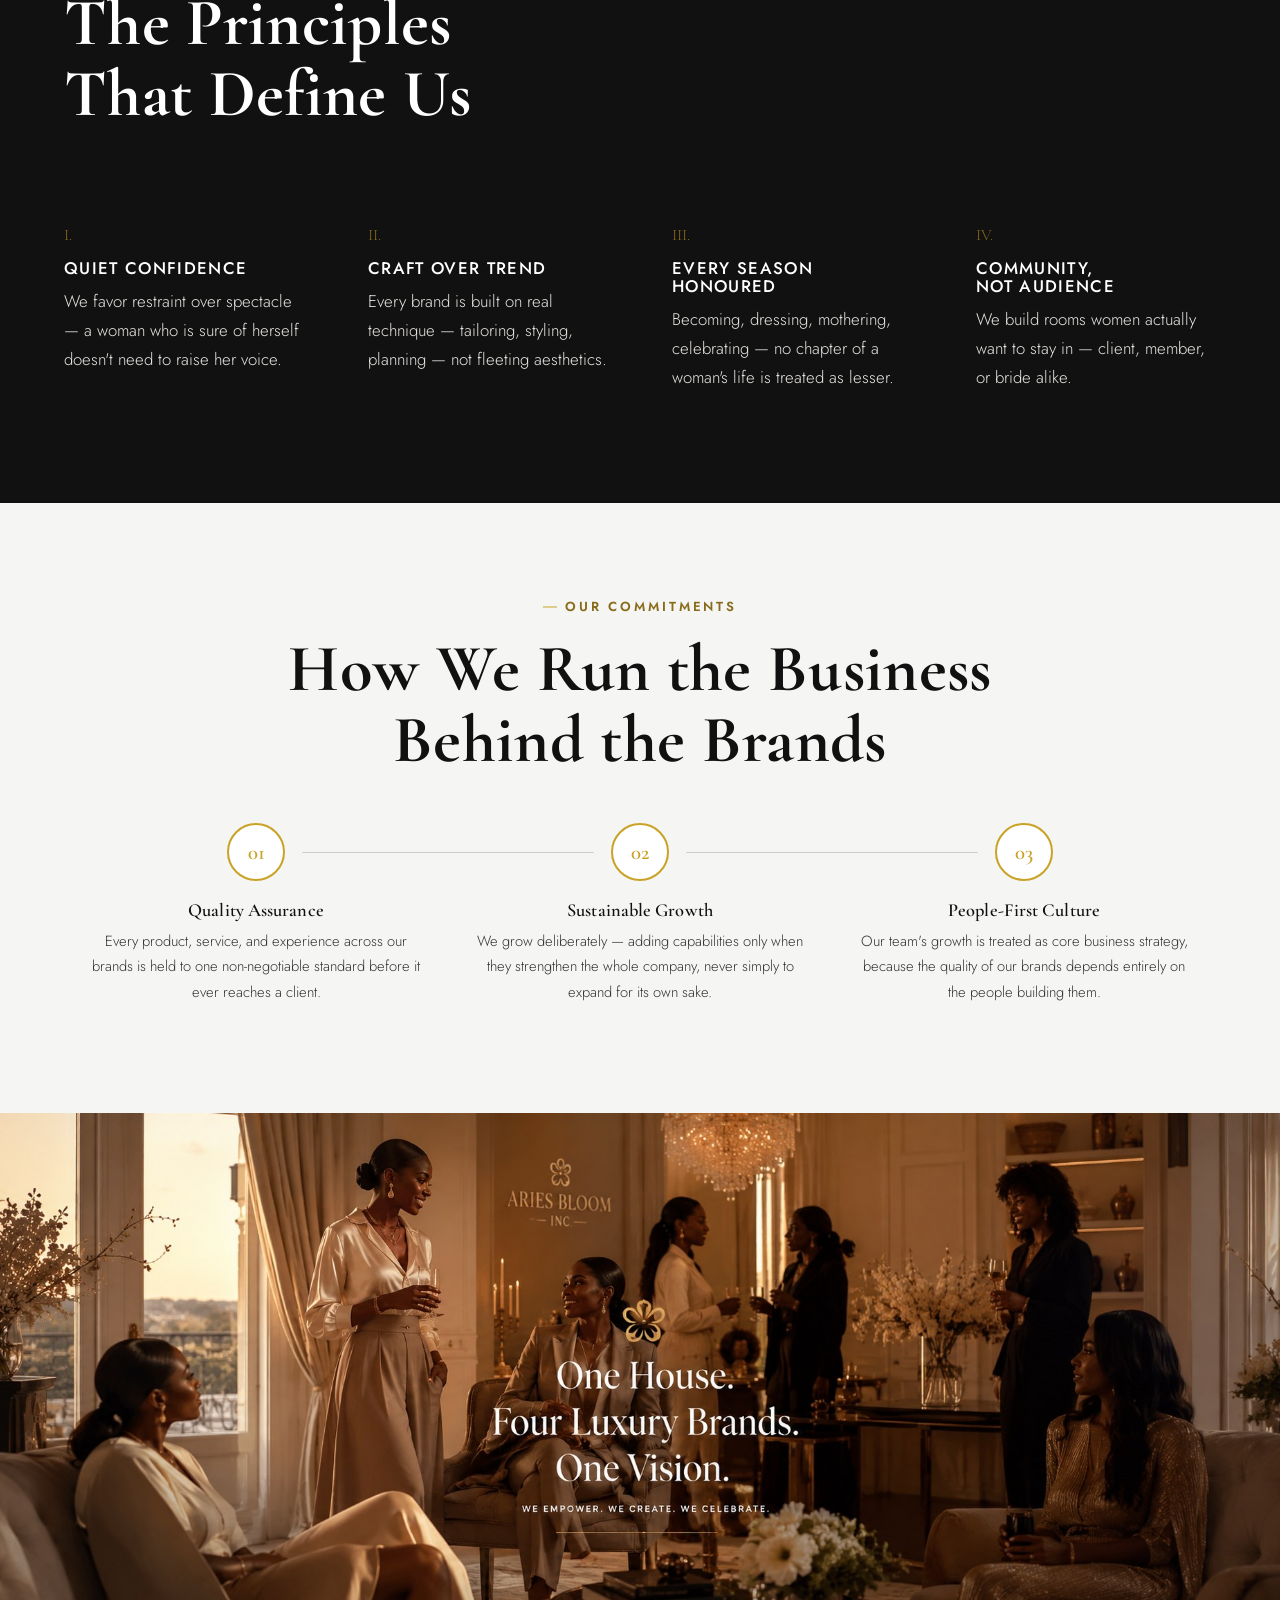
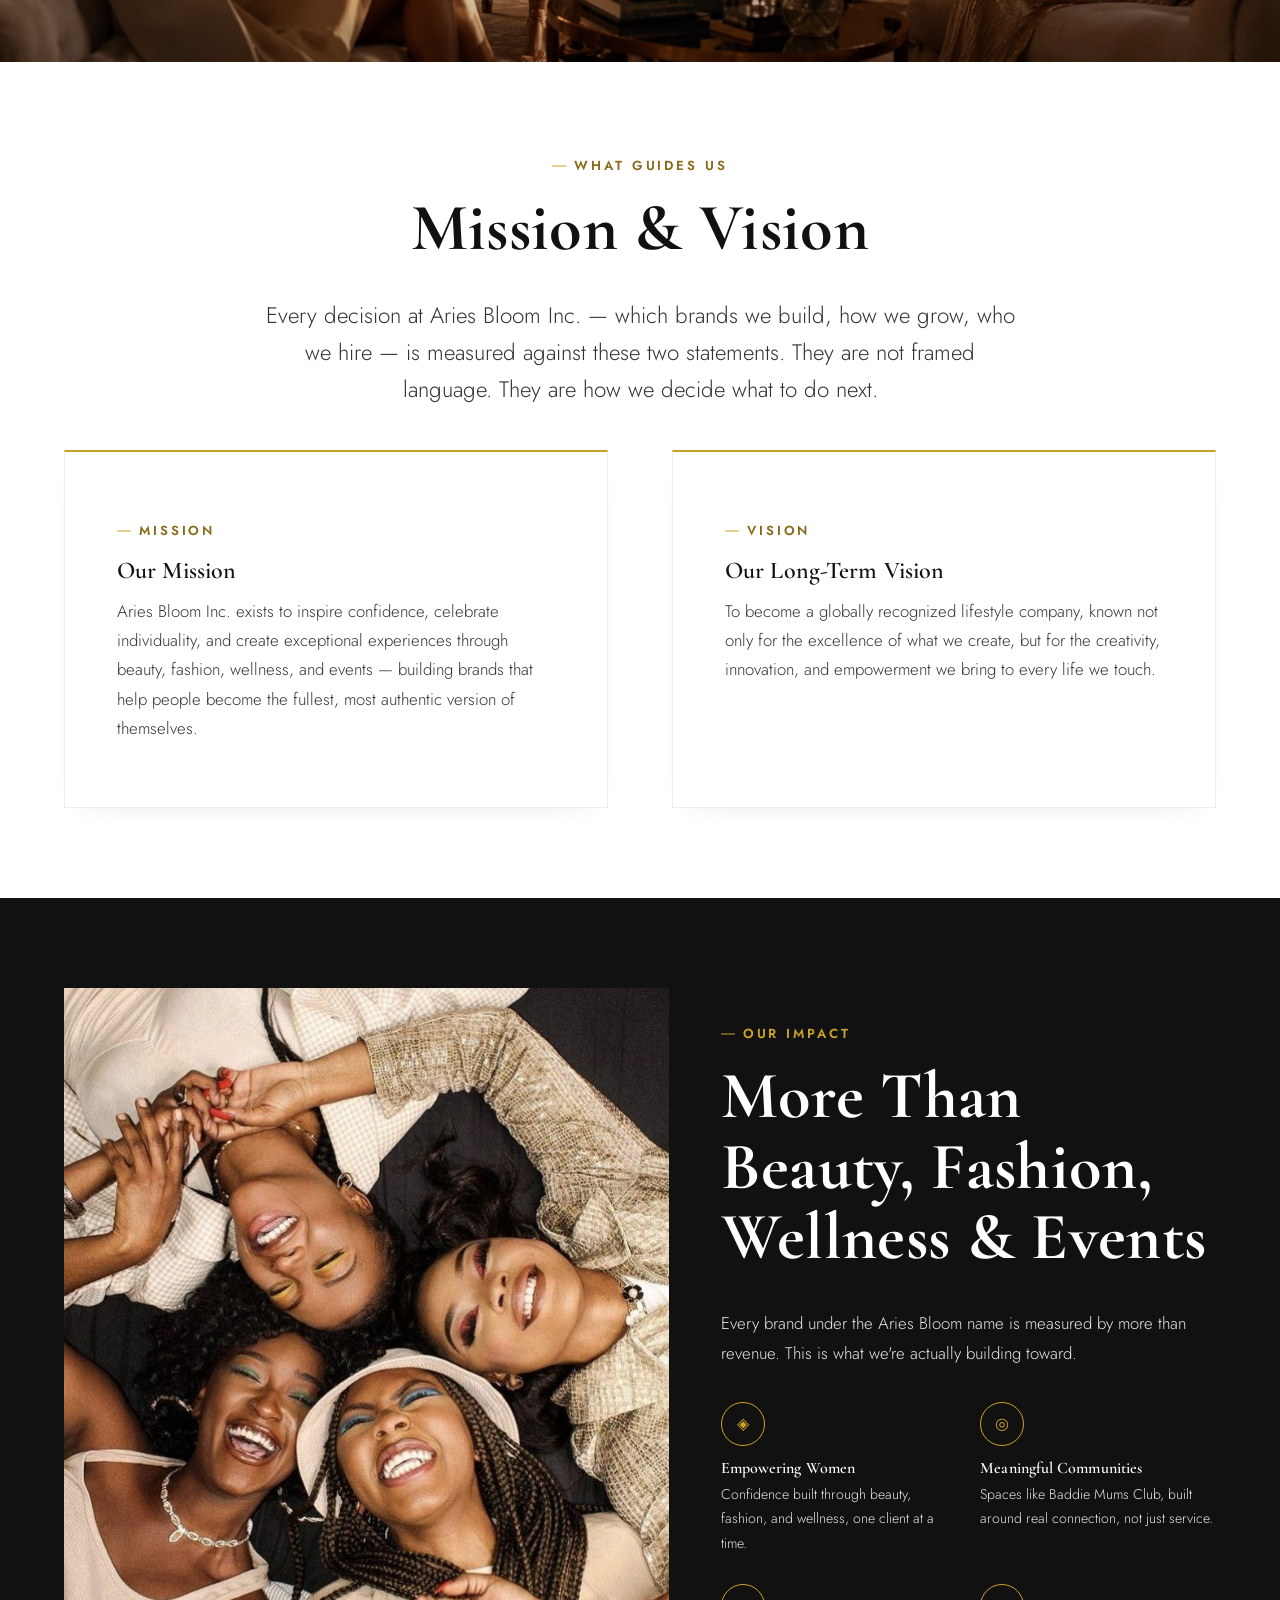
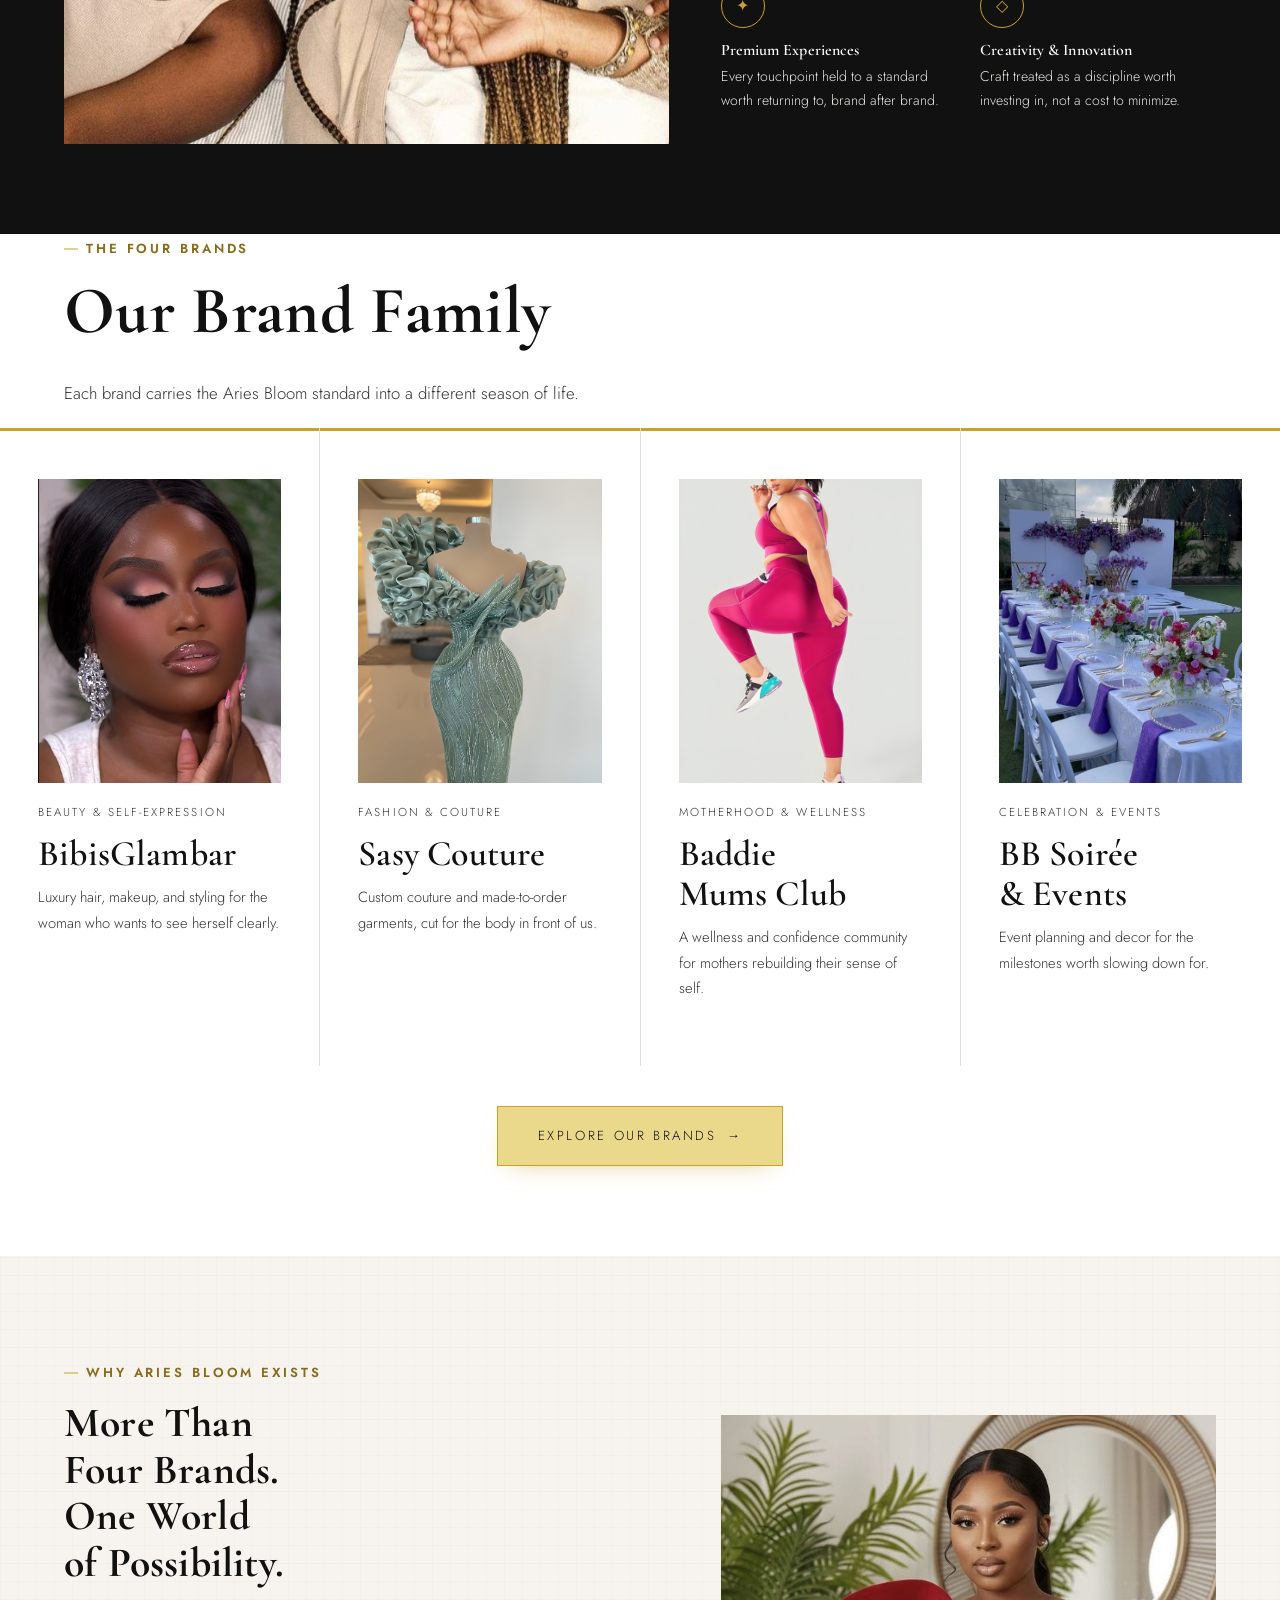
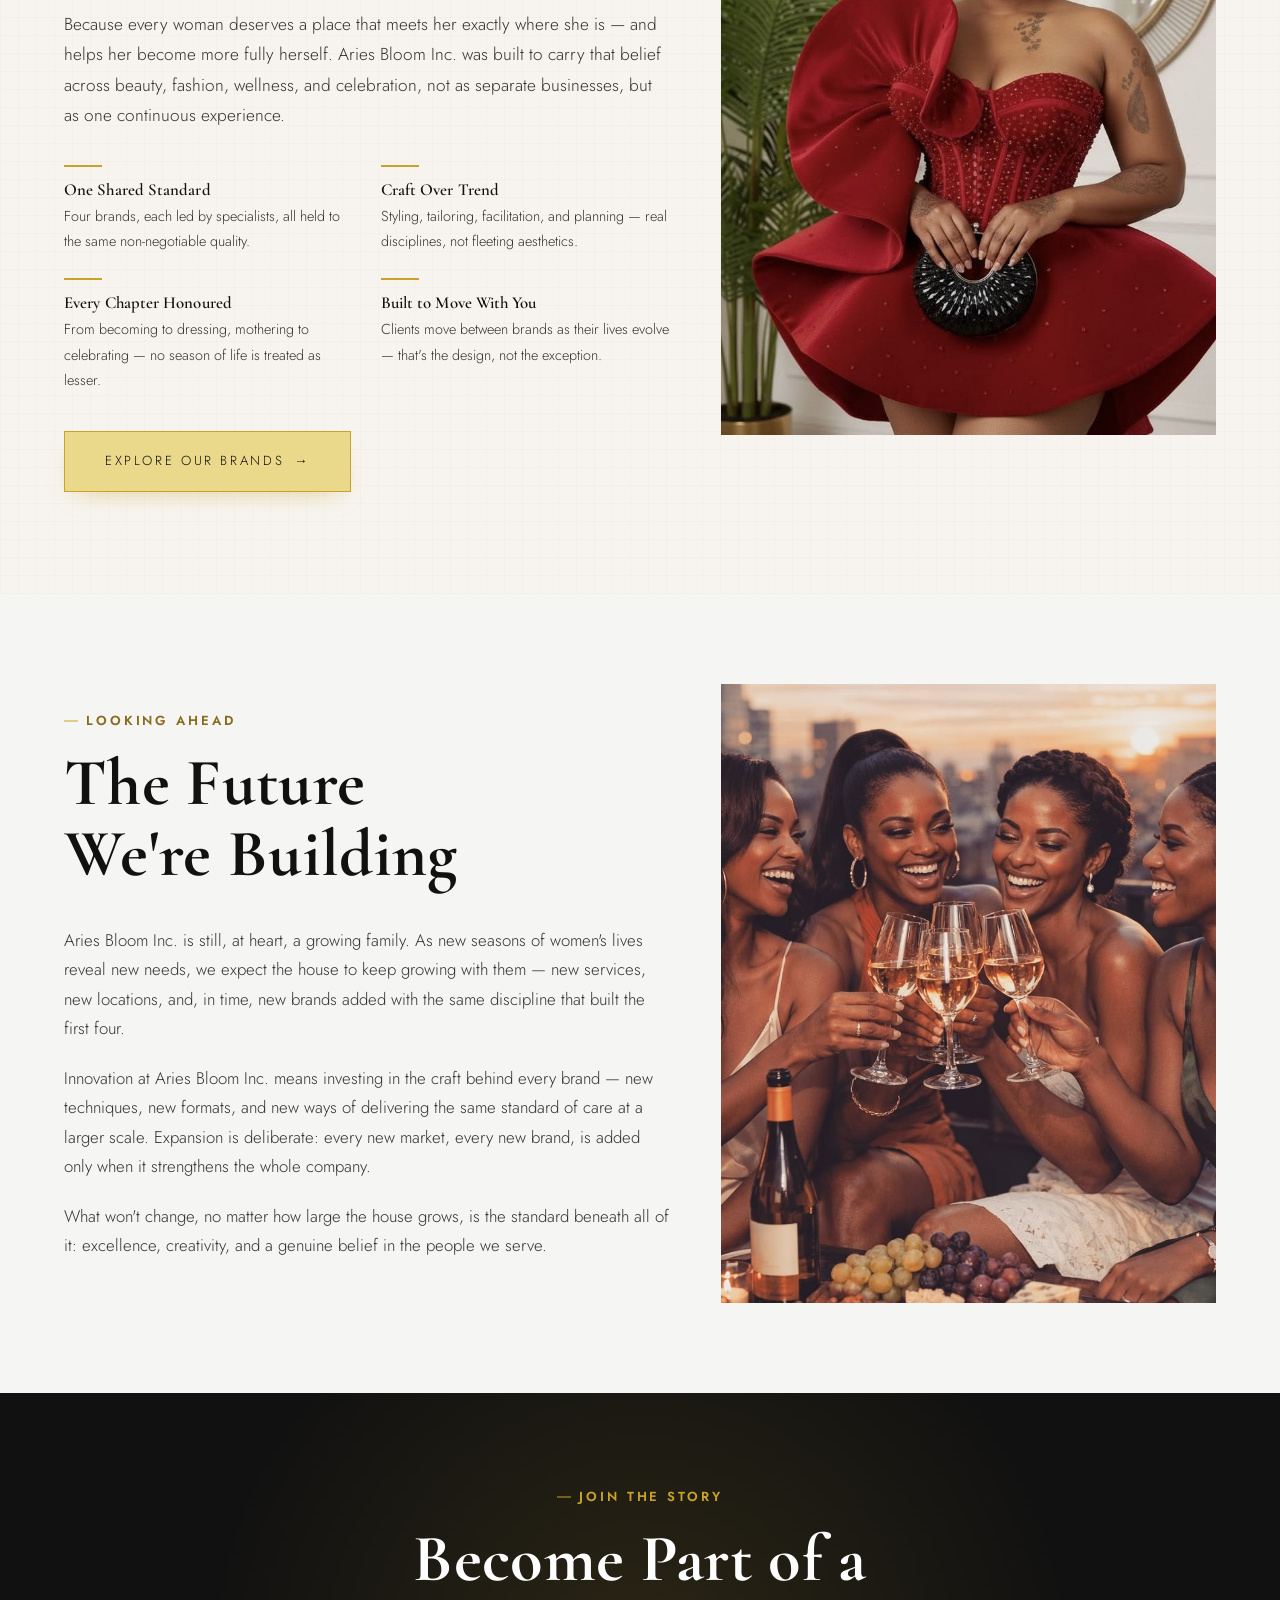
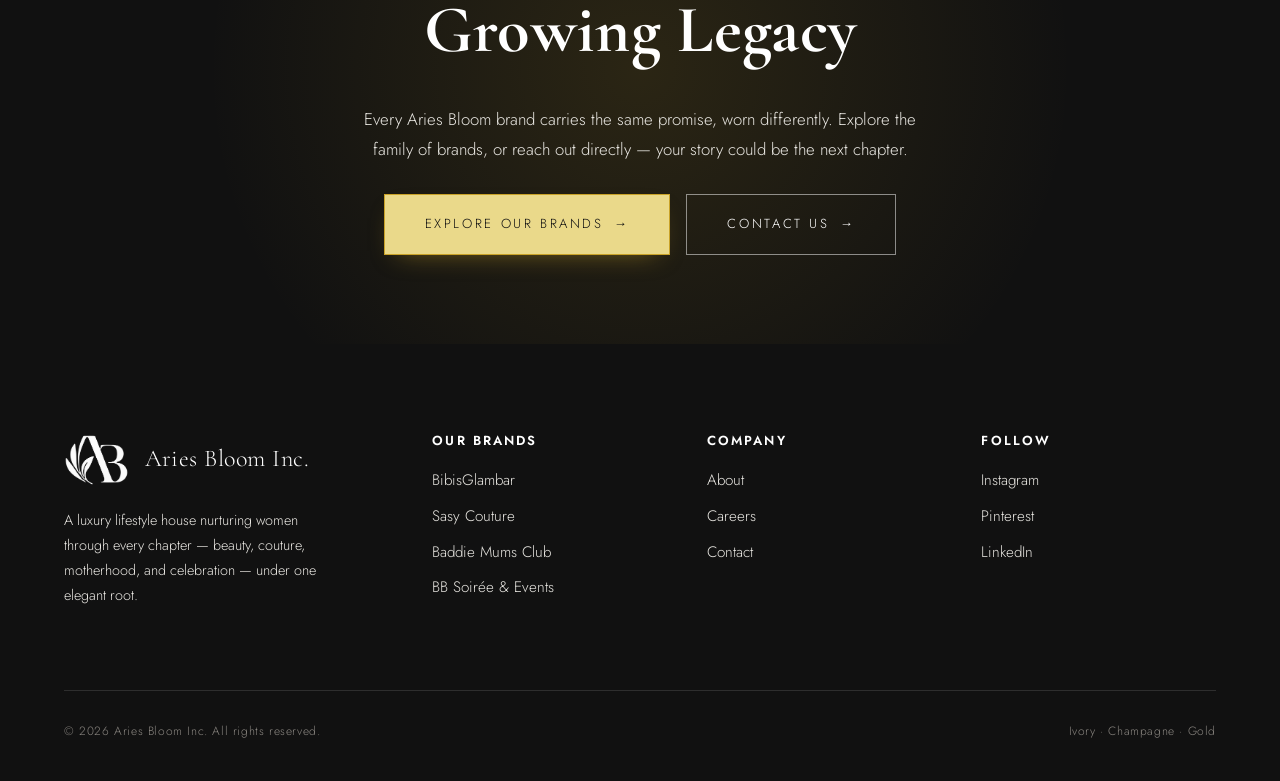
<file: about.html>
<!DOCTYPE html>
<html lang="en">
<head>
<meta charset="UTF-8">
<meta name="viewport" content="width=device-width, initial-scale=1.0">
<title>About — Aries Bloom Inc.</title>
<meta name="description" content="Aries Bloom Inc. is the parent company nurturing women through beauty, fashion, motherhood and celebration — the story behind BibisGlambar, Sasy Couture, Baddie Mums Club and BB Soirée & Events.">
<link rel="preconnect" href="https://fonts.googleapis.com">
<link href="https://fonts.googleapis.com/css2?family=Cormorant+Garamond:wght@400;500;600;700&family=Jost:wght@300;400;500&display=swap" rel="stylesheet">
<link rel="stylesheet" href="css/style.css">
</head>
<body>

<header class="site-header">
  <nav class="nav">
    <a href="index.html" class="nav__mark">
      <img src="images/logo-mark-black.png" alt="" aria-hidden="true" class="nav__logo">
      Aries Bloom Inc.
    </a>
    <button class="nav__toggle" aria-expanded="false" aria-controls="primary-nav" aria-label="Menu"><span class="hamburger"></span></button>
    <ul class="nav__links" id="primary-nav">
      <li><a href="index.html">Home</a></li>
      <li><a href="about.html" aria-current="page">About</a></li>
      <li><a href="our-brands.html">Our Brands</a></li>
      <li><a href="careers.html">Careers</a></li>
      <li><a href="contact.html">Contact</a></li>
    </ul>
  </nav>
</header>

<main>

  <!-- ============================================
       1. HERO (unchanged)
       ============================================ -->
  <section class="page-hero">
    <div class="page-hero__media" style="background-image:url('images/one-house-four-brands.jpg');"></div>
    <div class="page-hero__content">
      <span class="eyebrow">About Aries Bloom Inc.</span>
      <h1 style="max-width:18ch;">Where Vision Became a Legacy</h1>
      <p class="lede">A parent holding company built on one belief: that beauty, fashion, wellness, and celebration were never meant to be separate industries — they were always meant to be one continuous act of care.</p>
    </div>
  </section>

  <!-- ============================================
       2. COMPANY HIGHLIGHTS
       ============================================ -->
  <section class="section section--tight">
    <div class="wrap reveal">
      <div class="stats">
        <div><div class="stat__num">4</div><div class="stat__label">Luxury Brands</div></div>
        <div><div class="stat__num">1</div><div class="stat__label">Shared Vision</div></div>
        <div><div class="stat__num">100%</div><div class="stat__label">Women-Centred Experiences</div></div>
        <div><div class="stat__num">◆</div><div class="stat__label">Premium Lifestyle House</div></div>
      </div>
    </div>
  </section>

  <!-- ============================================
       3. WHO WE ARE (split, image placeholder)
       ============================================ -->
  <section class="section section--linen" style="padding-top:0;">
    <div class="wrap split reveal">
      <div class="split__image">
        <img src="images/about-who-we-are.jpg" alt="Four women embracing closely, representing the unity behind Aries Bloom Inc.'s four distinct brands." style="width:100%; height:100%; object-fit:cover; aspect-ratio:4/5;">
      </div>
      <div>
        <span class="eyebrow">Who We Are</span>
        <h2>One Vision. Four Distinct Brands.</h2>
        <p>Aries Bloom Inc. is the parent holding company behind BibisGlambar, Sasy Couture, Baddie Mums Club, and BB Soirée &amp; Events — four brands, each with its own name, team, and clientele, built on one shared standard of care.</p>
        <p>We exist because beauty, fashion, wellness, and celebration were never meant to be separate industries. They are one continuous experience in a woman's life, and Aries Bloom Inc. is the structure that keeps that experience coherent as it grows.</p>
      </div>
    </div>
  </section>

  <!-- ============================================
       4. OUR JOURNEY (premium milestone timeline)
       ============================================ -->
  <section class="section section--champagne">
    <div class="wrap reveal" style="text-align:center; margin-bottom:2.6em;">
      <span class="eyebrow" style="justify-content:center;">The Beginning</span>
      <h2 style="max-width:16ch; margin:0 auto;">Our Journey</h2>
    </div>
    <div class="wrap reveal">
      <div class="milestones">

        <div class="milestone">
          <div class="milestone__icon" aria-hidden="true">✦</div>
          <div class="milestone__card milestone__card--split">
            <div>
              <span class="milestone__year">The Beginning</span>
              <h3 style="margin-bottom:0.3em;">The Vision Takes Shape</h3>
              <p style="margin:0;">The idea for a luxury lifestyle house begins — one company built to carry beauty, fashion, wellness, and celebration under a single standard of care, rather than as separate, unrelated ventures.</p>
            </div>
            <div class="milestone__image">
              <img src="images/about-the-beginning.jpg" alt="A woman in a pearl-embellished ivory suit, representing the vision that started Aries Bloom Inc." style="width:100%; height:100%; object-fit:cover; aspect-ratio:1/1;">
            </div>
          </div>
        </div>

        <div class="milestone">
          <div class="milestone__icon" aria-hidden="true">◈</div>
          <div class="milestone__card">
            <span class="milestone__year">Chapter One</span>
            <h3 style="margin-bottom:0.3em;">BibisGlambar Launches</h3>
            <p style="margin:0;">The first brand opens its doors in Atlanta, delivering premium beauty experiences built on one enduring mission: to help every woman feel confident, seen, and beautiful.</p>
          </div>
        </div>

        <div class="milestone">
          <div class="milestone__icon" aria-hidden="true">◇</div>
          <div class="milestone__card">
            <span class="milestone__year">Chapter Two</span>
            <h3 style="margin-bottom:0.3em;">Sasy Couture Is Founded</h3>
            <p style="margin:0;">Luxury fashion is introduced, expanding the client experience with made-to-order garments built for the body in front of us, not a size chart.</p>
          </div>
        </div>

        <div class="milestone">
          <div class="milestone__icon" aria-hidden="true">◎</div>
          <div class="milestone__card">
            <span class="milestone__year">Chapter Three</span>
            <h3 style="margin-bottom:0.3em;">Baddie Mums Club Forms</h3>
            <p style="margin:0;">A wellness and confidence community is created for mothers and women, built around a room that doesn't ask anyone to set their identity aside.</p>
          </div>
        </div>

        <div class="milestone">
          <div class="milestone__icon" aria-hidden="true">❖</div>
          <div class="milestone__card">
            <span class="milestone__year">Chapter Four</span>
            <h3 style="margin-bottom:0.3em;">BB Soirée &amp; Events Launches</h3>
            <p style="margin:0;">Luxury event planning is added to the family, created to celebrate life's milestones with the same care and precision found across every brand.</p>
          </div>
        </div>

        <div class="milestone">
          <div class="milestone__icon" aria-hidden="true">◆</div>
          <div class="milestone__card milestone__card--split">
            <div>
              <span class="milestone__year">Today</span>
              <h3 style="margin-bottom:0.3em;">Aries Bloom Inc.</h3>
              <p style="margin:0;">The four brands unite under one parent company, sharing a single vision while maintaining their own identities, teams, and expertise.</p>
            </div>
            <div class="milestone__image">
              <img src="images/about-today.jpg" alt="Four women celebrating together, representing Aries Bloom Inc. today." style="width:100%; height:100%; object-fit:cover; aspect-ratio:1/1;">
            </div>
          </div>
        </div>

      </div>
    </div>
  </section>

  <!-- ============================================
       5. HOW WE OPERATE AS ONE COMPANY (icon cards)
       ============================================ -->
  <section class="section section--warm">
    <div class="wrap reveal" style="text-align:center; margin-bottom:2.8em;">
      <span class="eyebrow" style="justify-content:center;">Leadership Philosophy</span>
      <h2 style="max-width:20ch; margin:0 auto;">How We Operate as One Company</h2>
      <p class="lede" style="max-width:60ch; margin:0.8em auto 0;">Aries Bloom Inc. is structured deliberately as a holding company — not a single business wearing four different names.</p>
    </div>
    <div class="wrap reveal">
      <div class="feature-grid feature-grid--3col">
        <div class="feature-card feature-card--light">
          <div class="feature-card__icon-frame" aria-hidden="true">◈</div>
          <h4 style="font-family:var(--font-display); font-size:1.2rem; margin:0;">Independent by Design</h4>
          <p>Each brand is led by its own specialists, sets its own creative direction, and answers to its own clientele — no shared branding, only a shared standard.</p>
        </div>
        <div class="feature-card feature-card--light">
          <div class="feature-card__icon-frame" aria-hidden="true">◈</div>
          <h4 style="font-family:var(--font-display); font-size:1.2rem; margin:0;">Centralized Standards</h4>
          <p>Operations, brand governance, and quality control are coordinated centrally, so every brand scales without ever leaving quality to chance.</p>
        </div>
        <div class="feature-card feature-card--light">
          <div class="feature-card__icon-frame" aria-hidden="true">◈</div>
          <h4 style="font-family:var(--font-display); font-size:1.2rem; margin:0;">One Ecosystem</h4>
          <p>Beauty, fashion, wellness, and celebration — four brands, each solving a distinct need, together following a woman through the fuller arc of her life.</p>
        </div>
      </div>
    </div>
    <div class="wrap reveal" style="max-width:720px; margin-top:2.8em;">
      <blockquote style="border-left:2px solid var(--gold); padding-left:24px; margin:0;">
        <p style="font-family:var(--font-display); font-style:italic; font-size:1.3rem; color:var(--black); margin:0 0 10px; line-height:1.4;">"We want every person who experiences an Aries Bloom brand to leave feeling confident, valued, and inspired — still authentically themselves, only elevated."</p>
        <footer style="font-family:var(--font-body); font-size:0.72rem; letter-spacing:0.16em; text-transform:uppercase; color:var(--taupe);">— Aries Bloom Inc.</footer>
      </blockquote>
    </div>
  </section>

  <!-- ============================================
       6. THE PRINCIPLES THAT DEFINE US (unchanged)
       ============================================ -->
  <section class="section section--dark">
    <div class="wrap reveal">
      <span class="eyebrow">Our Philosophy</span>
      <h2 style="max-width:18ch; margin-bottom:1.4em;">The Principles That Define Us</h2>
      <div class="pillars">
        <div>
          <div class="pillar__num">I.</div>
          <h4 style="color:var(--ivory); font-size:1.05rem; text-transform:uppercase; letter-spacing:0.08em; font-family:var(--font-body); font-weight:500;">Quiet Confidence</h4>
          <p>We favor restraint over spectacle — a woman who is sure of herself doesn't need to raise her voice.</p>
        </div>
        <div>
          <div class="pillar__num">II.</div>
          <h4 style="color:var(--ivory); font-size:1.05rem; text-transform:uppercase; letter-spacing:0.08em; font-family:var(--font-body); font-weight:500;">Craft Over Trend</h4>
          <p>Every brand is built on real technique — tailoring, styling, planning — not fleeting aesthetics.</p>
        </div>
        <div>
          <div class="pillar__num">III.</div>
          <h4 style="color:var(--ivory); font-size:1.05rem; text-transform:uppercase; letter-spacing:0.08em; font-family:var(--font-body); font-weight:500;">Every Season Honoured</h4>
          <p>Becoming, dressing, mothering, celebrating — no chapter of a woman's life is treated as lesser.</p>
        </div>
        <div>
          <div class="pillar__num">IV.</div>
          <h4 style="color:var(--ivory); font-size:1.05rem; text-transform:uppercase; letter-spacing:0.08em; font-family:var(--font-body); font-weight:500;">Community, Not Audience</h4>
          <p>We build rooms women actually want to stay in — client, member, or bride alike.</p>
        </div>
      </div>
    </div>
  </section>

  <!-- ============================================
       7. HOW WE RUN THE BUSINESS (connected process steps)
       ============================================ -->
  <section class="section section--champagne">
    <div class="wrap reveal" style="text-align:center; margin-bottom:3em;">
      <span class="eyebrow" style="justify-content:center;">Our Commitments</span>
      <h2 style="max-width:22ch; margin:0 auto;">How We Run the Business Behind the Brands</h2>
    </div>
    <div class="wrap reveal">
      <div class="process-steps">
        <div class="process-step">
          <div class="process-step__num" aria-hidden="true">01</div>
          <h4 style="font-family:var(--font-display); color:var(--black); font-size:1.15rem; margin-bottom:0.4em;">Quality Assurance</h4>
          <p style="font-size:0.92rem;">Every product, service, and experience across our brands is held to one non-negotiable standard before it ever reaches a client.</p>
        </div>
        <div class="process-step">
          <div class="process-step__num" aria-hidden="true">02</div>
          <h4 style="font-family:var(--font-display); color:var(--black); font-size:1.15rem; margin-bottom:0.4em;">Sustainable Growth</h4>
          <p style="font-size:0.92rem;">We grow deliberately — adding capabilities only when they strengthen the whole company, never simply to expand for its own sake.</p>
        </div>
        <div class="process-step">
          <div class="process-step__num" aria-hidden="true">03</div>
          <h4 style="font-family:var(--font-display); color:var(--black); font-size:1.15rem; margin-bottom:0.4em;">People-First Culture</h4>
          <p style="font-size:0.92rem;">Our team's growth is treated as core business strategy, because the quality of our brands depends entirely on the people building them.</p>
        </div>
      </div>
    </div>
  </section>

  <!-- ============================================
       EDITORIAL IMAGE BREAK
       ============================================ -->
  <section class="editorial-break">
    <img src="images/about-editorial-break.jpg" alt="An elegant gathering of women in a warmly lit luxury living room, beneath the Aries Bloom Inc. emblem, embodying One House, Four Luxury Brands, One Vision." style="width:100%; height:100%; object-fit:cover;">
  </section>

  <!-- ============================================
       8. MISSION & VISION (with intro paragraph)
       ============================================ -->
  <section class="section">
    <div class="wrap reveal" style="text-align:center; margin-bottom:2.6em;">
      <span class="eyebrow" style="justify-content:center;">What Guides Us</span>
      <h2 style="max-width:18ch; margin:0 auto 0.5em;">Mission &amp; Vision</h2>
      <p class="lede" style="max-width:58ch; margin:0 auto;">Every decision at Aries Bloom Inc. — which brands we build, how we grow, who we hire — is measured against these two statements. They are not framed language. They are how we decide what to do next.</p>
    </div>
    <div class="wrap reveal">
      <div class="mv-grid">
        <div class="mv-card">
          <span class="eyebrow">Mission</span>
          <h3 style="font-size:1.5rem; margin-bottom:0.5em;">Our Mission</h3>
          <p style="margin:0;">Aries Bloom Inc. exists to inspire confidence, celebrate individuality, and create exceptional experiences through beauty, fashion, wellness, and events — building brands that help people become the fullest, most authentic version of themselves.</p>
        </div>
        <div class="mv-card">
          <span class="eyebrow">Vision</span>
          <h3 style="font-size:1.5rem; margin-bottom:0.5em;">Our Long-Term Vision</h3>
          <p style="margin:0;">To become a globally recognized lifestyle company, known not only for the excellence of what we create, but for the creativity, innovation, and empowerment we bring to every life we touch.</p>
        </div>
      </div>
    </div>
  </section>

  <!-- ============================================
       9. OUR IMPACT (new — split, icon grid, image placeholder)
       ============================================ -->
  <section class="section section--dark">
    <div class="wrap split reveal">
      <div class="split__image">
        <img src="images/about-our-impact.jpg" alt="Four women laughing together in a close embrace, representing the community Aries Bloom Inc. builds." style="width:100%; height:100%; object-fit:cover; aspect-ratio:4/5;">
      </div>
      <div>
        <span class="eyebrow">Our Impact</span>
        <h2 style="max-width:16ch;">More Than Beauty, Fashion, Wellness &amp; Events</h2>
        <p style="margin-bottom:2em;">Every brand under the Aries Bloom name is measured by more than revenue. This is what we're actually building toward.</p>

        <div style="display:grid; grid-template-columns:1fr 1fr; gap:28px 24px;">
          <div>
            <div style="width:44px; height:44px; border:1px solid var(--gold); border-radius:50%; display:flex; align-items:center; justify-content:center; margin-bottom:14px; color:var(--gold); font-size:1rem;" aria-hidden="true">◈</div>
            <h4 style="color:var(--ivory); font-size:1rem; margin-bottom:0.3em;">Empowering Women</h4>
            <p style="font-size:0.88rem; margin:0;">Confidence built through beauty, fashion, and wellness, one client at a time.</p>
          </div>
          <div>
            <div style="width:44px; height:44px; border:1px solid var(--gold); border-radius:50%; display:flex; align-items:center; justify-content:center; margin-bottom:14px; color:var(--gold); font-size:1rem;" aria-hidden="true">◎</div>
            <h4 style="color:var(--ivory); font-size:1rem; margin-bottom:0.3em;">Meaningful Communities</h4>
            <p style="font-size:0.88rem; margin:0;">Spaces like Baddie Mums Club, built around real connection, not just service.</p>
          </div>
          <div>
            <div style="width:44px; height:44px; border:1px solid var(--gold); border-radius:50%; display:flex; align-items:center; justify-content:center; margin-bottom:14px; color:var(--gold); font-size:1rem;" aria-hidden="true">✦</div>
            <h4 style="color:var(--ivory); font-size:1rem; margin-bottom:0.3em;">Premium Experiences</h4>
            <p style="font-size:0.88rem; margin:0;">Every touchpoint held to a standard worth returning to, brand after brand.</p>
          </div>
          <div>
            <div style="width:44px; height:44px; border:1px solid var(--gold); border-radius:50%; display:flex; align-items:center; justify-content:center; margin-bottom:14px; color:var(--gold); font-size:1rem;" aria-hidden="true">◇</div>
            <h4 style="color:var(--ivory); font-size:1rem; margin-bottom:0.3em;">Creativity &amp; Innovation</h4>
            <p style="font-size:0.88rem; margin:0;">Craft treated as a discipline worth investing in, not a cost to minimize.</p>
          </div>
        </div>
      </div>
    </div>
  </section>

  <!-- ============================================
       10. OUR BRAND FAMILY (unchanged)
       ============================================ -->
  <section class="section" style="padding-top:0;">
    <div class="wrap reveal">
      <span class="eyebrow">The Four Brands</span>
      <h2 style="max-width:18ch; margin-bottom:0.5em;">Our Brand Family</h2>
      <p class="lede" style="font-size:1.05rem;">Each brand carries the Aries Bloom standard into a different season of life.</p>
    </div>
    <div class="brand-grid reveal">
      <article class="brand-card">
        <div class="brand-card__image">
          <img src="images/brand-bibisglambar.jpg" alt="A close-up beauty portrait featuring soft glam makeup artistry and fine jewelry, representing BibisGlambar's signature style.">
        </div>
        <span class="brand-card__accent" style="background:var(--brand-glambar);"></span>
        <span class="tag">Beauty &amp; Self-Expression</span>
        <h3>BibisGlambar</h3>
        <p>Luxury hair, makeup, and styling for the woman who wants to see herself clearly.</p>
      </article>
      <article class="brand-card">
        <div class="brand-card__image">
          <img src="images/brand-sasy-couture.jpg" alt="A burgundy silk couture gown with a hand-draped bodice and sweeping train.">
        </div>
        <span class="brand-card__accent" style="background:var(--brand-couture);"></span>
        <span class="tag">Fashion &amp; Couture</span>
        <h3>Sasy Couture</h3>
        <p>Custom couture and made-to-order garments, cut for the body in front of us.</p>
      </article>
      <article class="brand-card">
        <div class="brand-card__image">
          <img src="images/brand-baddie-mums-club.jpg" alt="A mother sharing a playful wellness moment with her baby at home.">
        </div>
        <span class="brand-card__accent" style="background:var(--brand-mums);"></span>
        <span class="tag">Motherhood &amp; Wellness</span>
        <h3>Baddie Mums Club</h3>
        <p>A wellness and confidence community for mothers rebuilding their sense of self.</p>
      </article>
      <article class="brand-card">
        <div class="brand-card__image">
          <img src="images/brand-bb-soiree.jpg" alt="An elegantly styled celebration buffet with lush floral arrangements.">
        </div>
        <span class="brand-card__accent" style="background:var(--brand-soiree);"></span>
        <span class="tag">Celebration &amp; Events</span>
        <h3>BB Soirée &amp; Events</h3>
        <p>Event planning and decor for the milestones worth slowing down for.</p>
      </article>
    </div>
    <div class="wrap reveal" style="text-align:center; margin-top:2.5em;">
      <a href="our-brands.html" class="btn btn--gold">Explore Our Brands</a>
    </div>
  </section>

  <!-- ============================================
       WHY ARIES BLOOM EXISTS — Editorial Split
       ============================================ -->
  <section class="section section--linen" style="padding-top:clamp(4rem,8vw,6.5rem); padding-bottom:clamp(4rem,8vw,6.5rem);">
    <div class="wrap split is-reverse reveal">
      <div class="split__image">
        <img src="images/about-why-aries-bloom.jpg" alt="A woman in a stunning red beaded corset dress, representing the confidence and artistry at the heart of Aries Bloom Inc." style="width:100%; height:100%; object-fit:cover; aspect-ratio:4/5;">
      </div>
      <div>
        <span class="eyebrow">Why Aries Bloom Exists</span>
        <h2 style="font-size:clamp(1.8rem,3.6vw,2.6rem); line-height:1.12; max-width:16ch;">More Than Four Brands. One World of Possibility.</h2>
        <p style="font-size:1.08rem; margin-bottom:2em;">Because every woman deserves a place that meets her exactly where she is — and helps her become more fully herself. Aries Bloom Inc. was built to carry that belief across beauty, fashion, wellness, and celebration, not as separate businesses, but as one continuous experience.</p>

        <div style="display:grid; grid-template-columns:1fr 1fr; gap:24px 28px; margin-bottom:2.4em;">
          <div>
            <div style="width:38px; height:2px; background:var(--gold); margin-bottom:14px;"></div>
            <h4 style="font-family:var(--font-display); font-size:1.05rem; margin-bottom:0.3em;">One Shared Standard</h4>
            <p style="font-size:0.9rem; margin:0;">Four brands, each led by specialists, all held to the same non-negotiable quality.</p>
          </div>
          <div>
            <div style="width:38px; height:2px; background:var(--gold); margin-bottom:14px;"></div>
            <h4 style="font-family:var(--font-display); font-size:1.05rem; margin-bottom:0.3em;">Craft Over Trend</h4>
            <p style="font-size:0.9rem; margin:0;">Styling, tailoring, facilitation, and planning — real disciplines, not fleeting aesthetics.</p>
          </div>
          <div>
            <div style="width:38px; height:2px; background:var(--gold); margin-bottom:14px;"></div>
            <h4 style="font-family:var(--font-display); font-size:1.05rem; margin-bottom:0.3em;">Every Chapter Honoured</h4>
            <p style="font-size:0.9rem; margin:0;">From becoming to dressing, mothering to celebrating — no season of life is treated as lesser.</p>
          </div>
          <div>
            <div style="width:38px; height:2px; background:var(--gold); margin-bottom:14px;"></div>
            <h4 style="font-family:var(--font-display); font-size:1.05rem; margin-bottom:0.3em;">Built to Move With You</h4>
            <p style="font-size:0.9rem; margin:0;">Clients move between brands as their lives evolve — that's the design, not the exception.</p>
          </div>
        </div>

        <a href="our-brands.html" class="btn btn--gold">Explore Our Brands</a>
      </div>
    </div>
  </section>

  <!-- ============================================
       11. THE FUTURE WE'RE BUILDING (expanded copy, existing image kept)
       ============================================ -->
  <section class="section section--champagne">
    <div class="wrap split is-reverse reveal">
      <div class="split__image">
        <img src="images/join-community.jpg" alt="Women celebrating together at golden hour, reflecting the future of the Aries Bloom community." style="width:100%; height:100%; object-fit:cover; aspect-ratio:4/5;">
      </div>
      <div>
        <span class="eyebrow">Looking Ahead</span>
        <h2>The Future We're Building</h2>
        <p>Aries Bloom Inc. is still, at heart, a growing family. As new seasons of women's lives reveal new needs, we expect the house to keep growing with them — new services, new locations, and, in time, new brands added with the same discipline that built the first four.</p>
        <p>Innovation at Aries Bloom Inc. means investing in the craft behind every brand — new techniques, new formats, and new ways of delivering the same standard of care at a larger scale. Expansion is deliberate: every new market, every new brand, is added only when it strengthens the whole company.</p>
        <p>What won't change, no matter how large the house grows, is the standard beneath all of it: excellence, creativity, and a genuine belief in the people we serve.</p>
      </div>
    </div>
  </section>

  <!-- ============================================
       12. FINAL CTA
       ============================================ -->
  <section class="section section--dark section--closing-cta">
    <div class="wrap reveal" style="text-align:center;">
      <span class="eyebrow" style="justify-content:center;">Join the Story</span>
      <h2 style="max-width:22ch; margin:0 auto 0.6em;">Become Part of a Growing Legacy</h2>
      <p style="max-width:56ch; margin:0 auto 1.8em; font-size:1.05rem;">Every Aries Bloom brand carries the same promise, worn differently. Explore the family of brands, or reach out directly — your story could be the next chapter.</p>
      <div style="display:flex; gap:16px; flex-wrap:wrap; justify-content:center;">
        <a href="our-brands.html" class="btn btn--gold">Explore Our Brands</a>
        <a href="contact.html" class="btn btn--light">Contact Us</a>
      </div>
    </div>
  </section>

</main>

<footer class="site-footer">
  <div class="wrap">
    <div class="footer-grid">
      <div>
        <div class="footer-brand">
          <img src="images/logo-mark-white.png" alt="" aria-hidden="true">
          <span>Aries Bloom Inc.</span>
        </div>
        <p style="color:var(--nude); max-width:34ch; font-size:0.9rem;">A luxury lifestyle house nurturing women through every chapter — beauty, couture, motherhood, and celebration — under one elegant root.</p>
      </div>
      <div>
        <h4>Our Brands</h4>
        <ul>
          <li><a href="brands/bibisglambar.html">BibisGlambar</a></li>
          <li><a href="brands/sasy-couture.html">Sasy Couture</a></li>
          <li><a href="brands/baddie-mums-club.html">Baddie Mums Club</a></li>
          <li><a href="brands/bb-soiree-events.html">BB Soirée &amp; Events</a></li>
        </ul>
      </div>
      <div>
        <h4>Company</h4>
        <ul>
          <li><a href="about.html">About</a></li>
          <li><a href="careers.html">Careers</a></li>
          <li><a href="contact.html">Contact</a></li>
        </ul>
      </div>
      <div>
        <h4>Follow</h4>
        <ul>
          <li><a href="#">Instagram</a></li>
          <li><a href="#">Pinterest</a></li>
          <li><a href="#">LinkedIn</a></li>
        </ul>
      </div>
    </div>
    <div class="footer-bottom">
      <span>© 2026 Aries Bloom Inc. All rights reserved.</span>
      <span>Ivory · Champagne · Gold</span>
    </div>
  </div>
</footer>

<script src="js/main.js"></script>
</body>
</html>
</file>
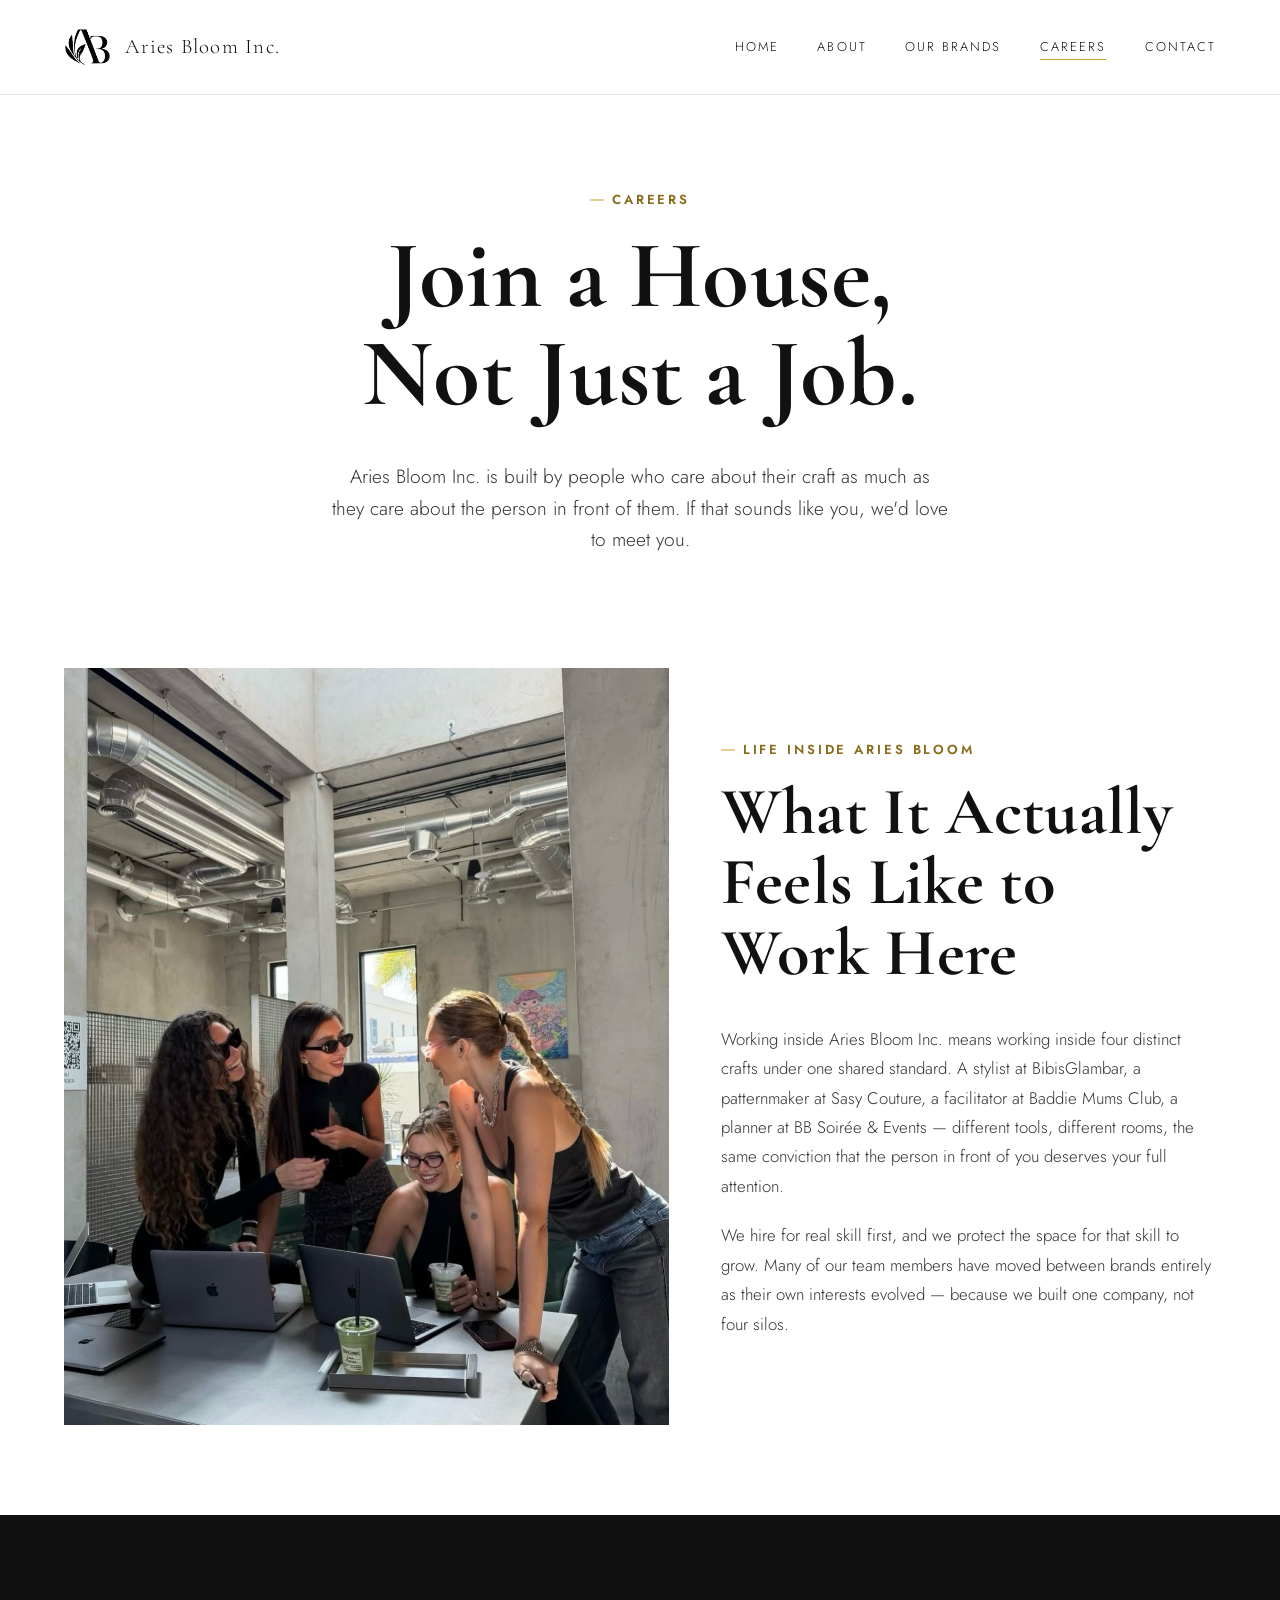
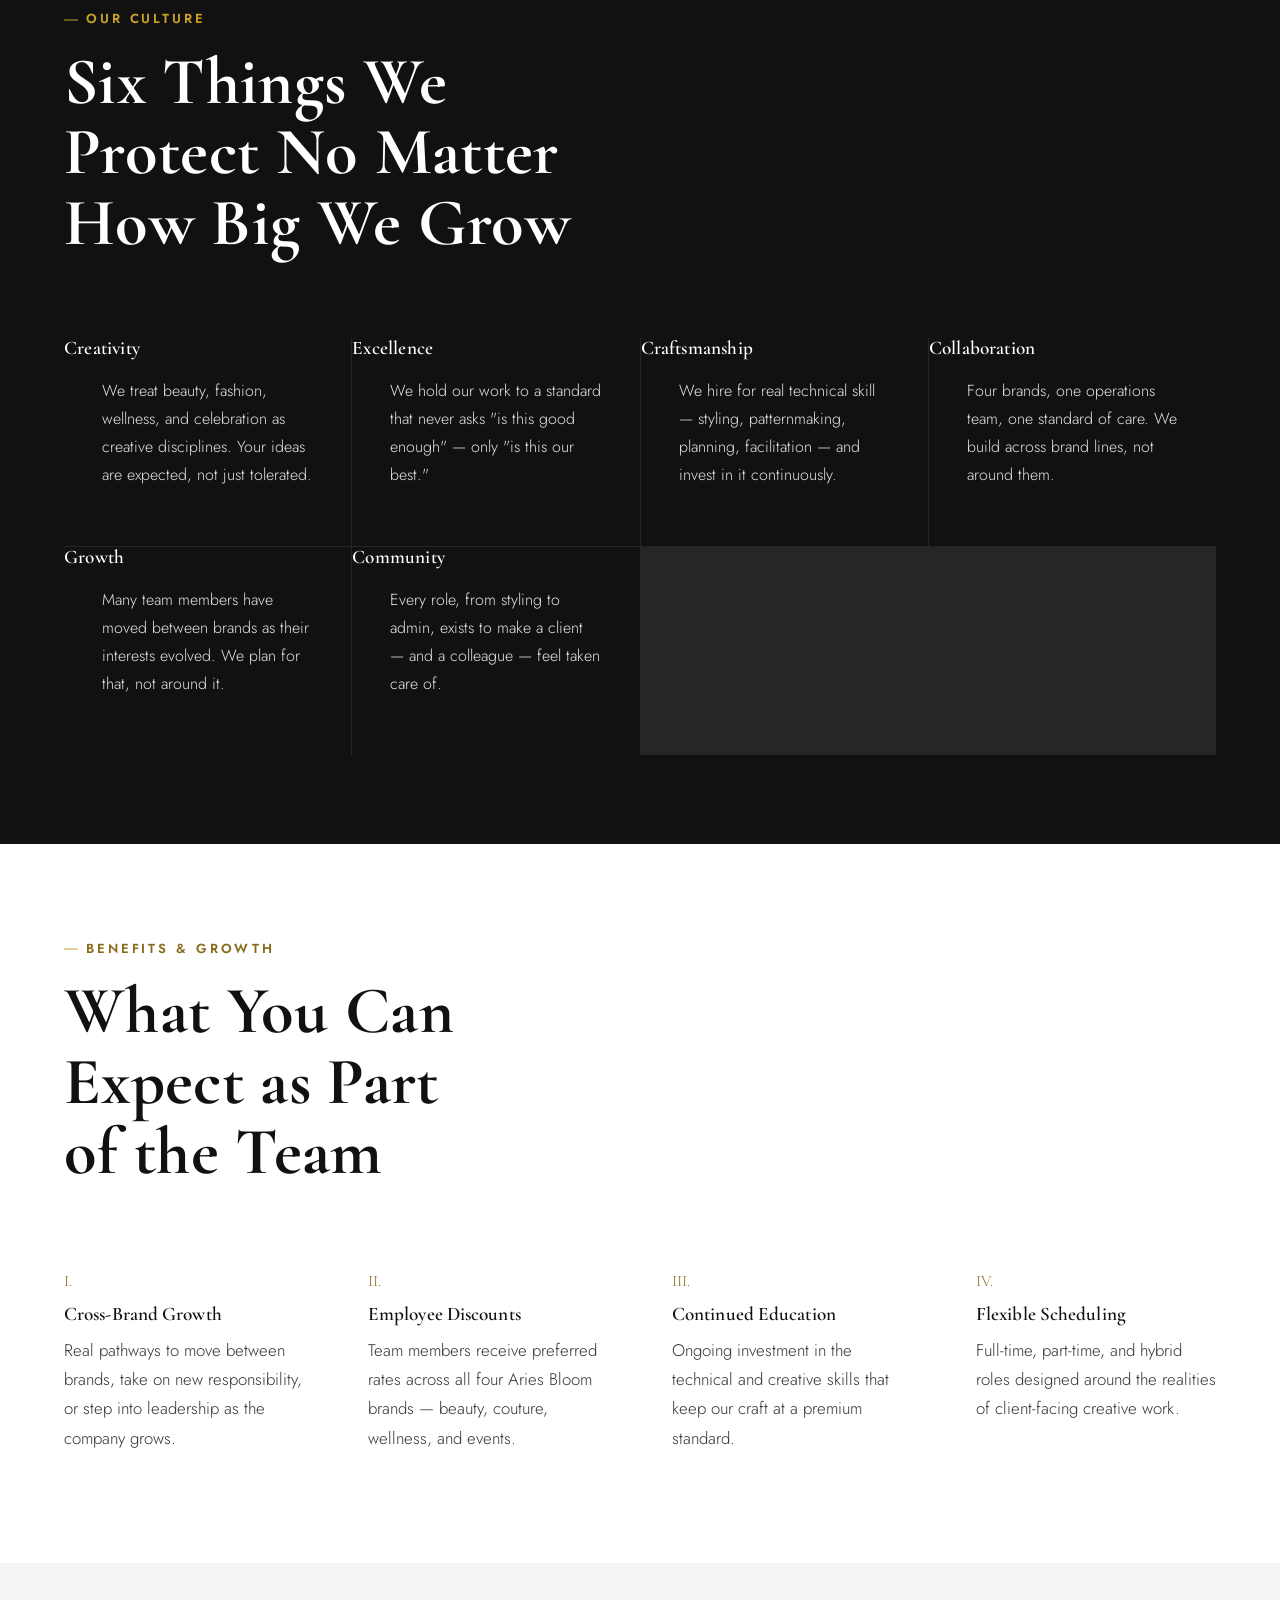
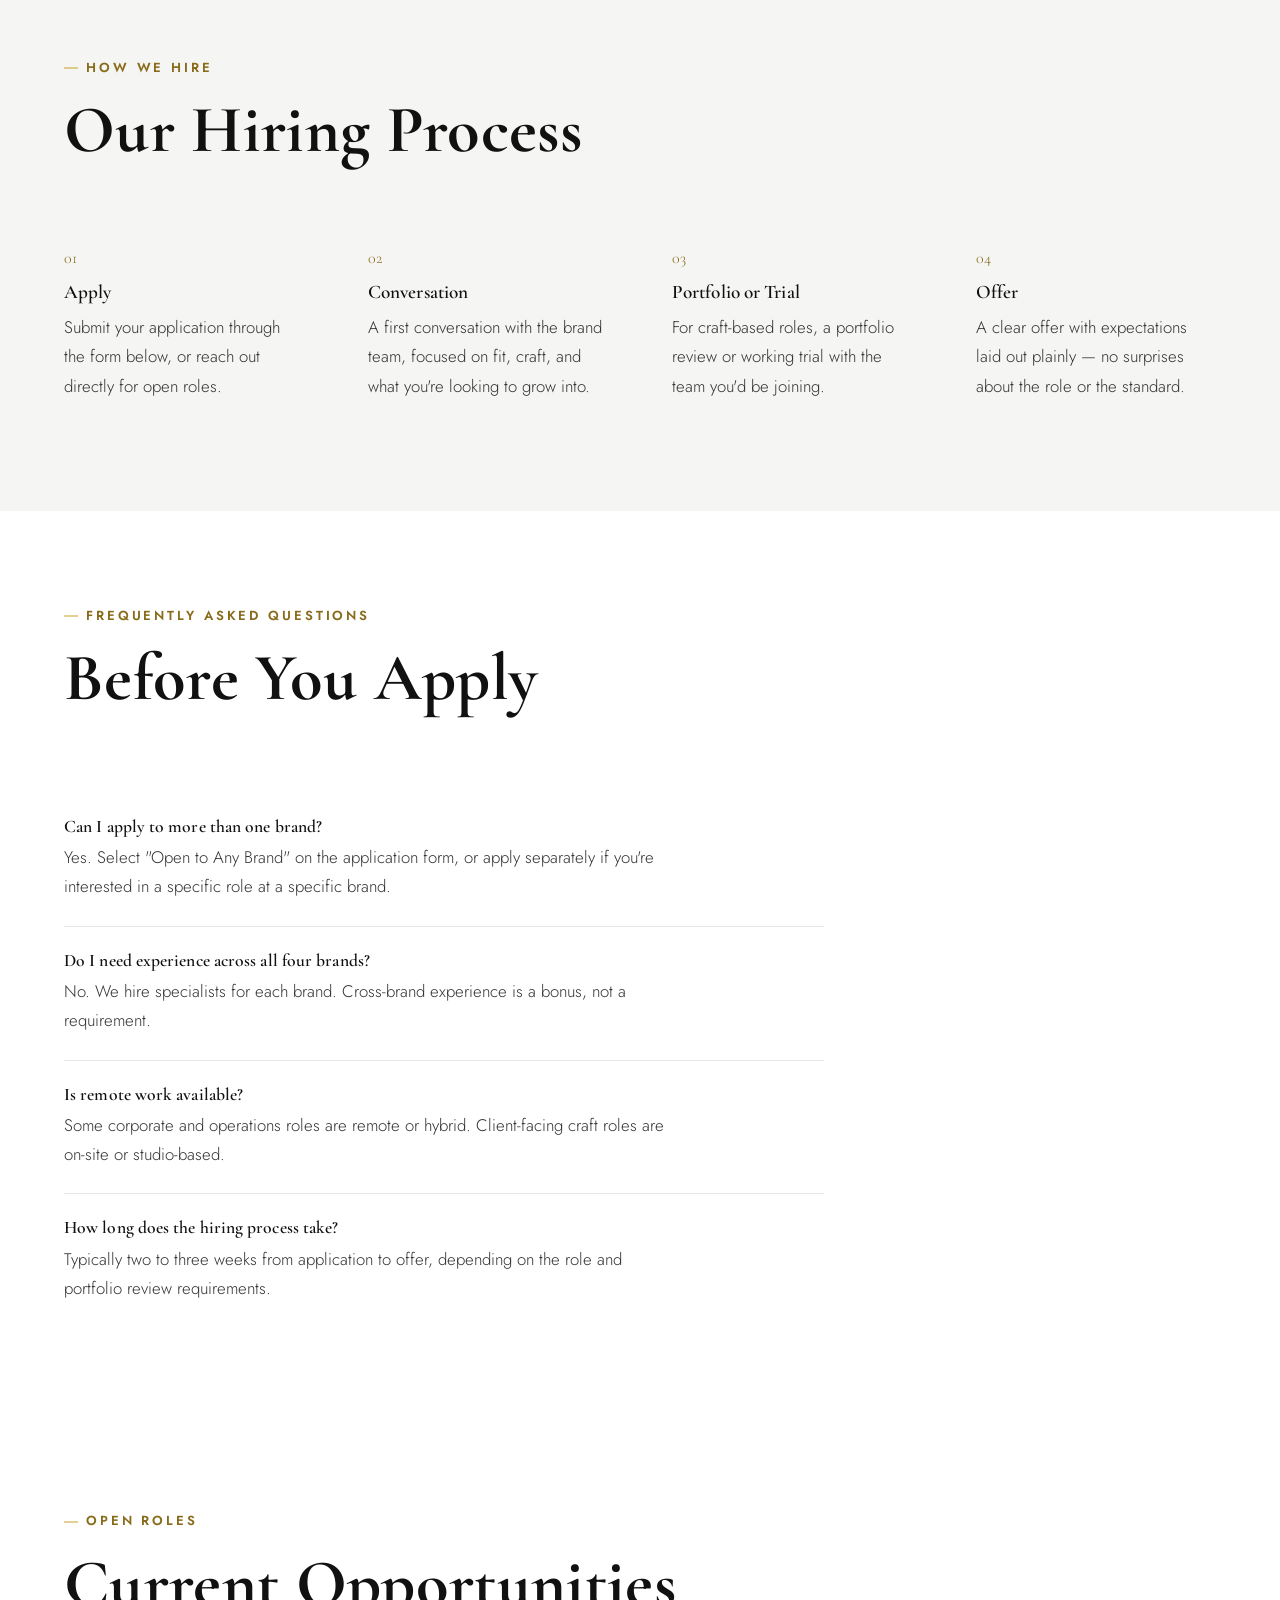
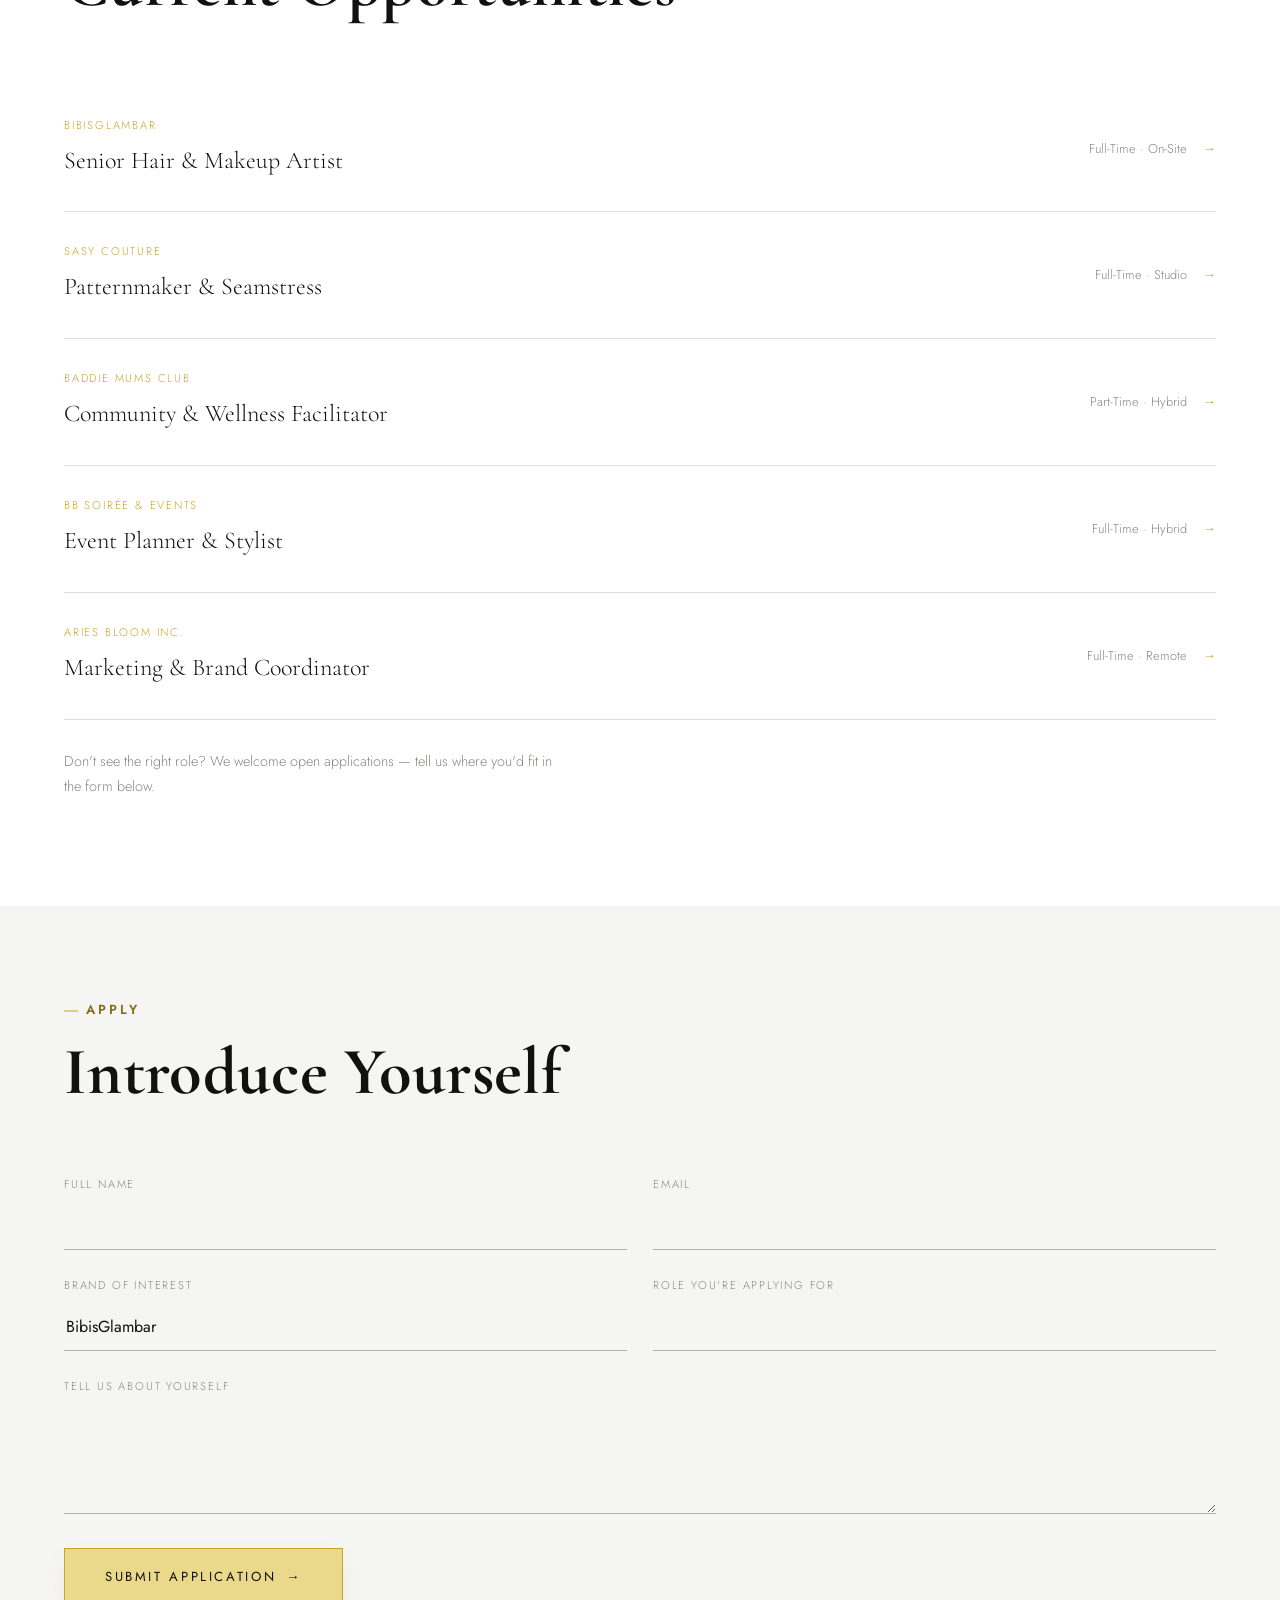
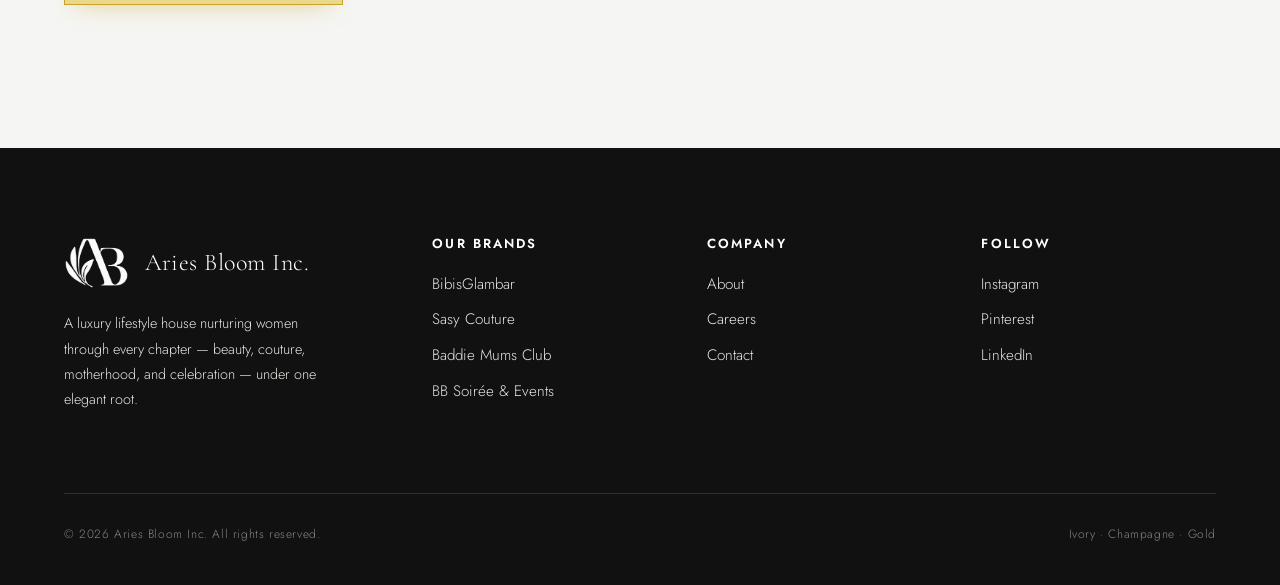
<file: careers.html>
<!DOCTYPE html>
<html lang="en">
<head>
<meta charset="UTF-8">
<meta name="viewport" content="width=device-width, initial-scale=1.0">
<title>Careers — Aries Bloom Inc.</title>
<meta name="description" content="Join Aries Bloom Inc. — open roles across BibisGlambar, Sasy Couture, Baddie Mums Club and BB Soirée & Events.">
<link rel="preconnect" href="https://fonts.googleapis.com">
<link href="https://fonts.googleapis.com/css2?family=Cormorant+Garamond:wght@400;500;600;700&family=Jost:wght@300;400;500&display=swap" rel="stylesheet">
<link rel="stylesheet" href="css/style.css">
</head>
<body>

<header class="site-header">
  <nav class="nav">
    <a href="index.html" class="nav__mark">
      <img src="images/logo-mark-black.png" alt="" aria-hidden="true" class="nav__logo">
      Aries Bloom Inc.
    </a>
    <button class="nav__toggle" aria-expanded="false" aria-controls="primary-nav" aria-label="Menu"><span class="hamburger"></span></button>
    <ul class="nav__links" id="primary-nav">
      <li><a href="index.html">Home</a></li>
      <li><a href="about.html">About</a></li>
      <li><a href="our-brands.html">Our Brands</a></li>
      <li><a href="careers.html" aria-current="page">Careers</a></li>
      <li><a href="contact.html">Contact</a></li>
    </ul>
  </nav>
</header>

<main>

  <!-- HERO -->
  <section class="section" style="padding-bottom:0;">
    <div class="wrap reveal" style="text-align:center;">
      <span class="eyebrow" style="justify-content:center;">Careers</span>
      <h1 style="max-width:16ch; margin-left:auto; margin-right:auto;">Join a House, Not Just a Job.</h1>
      <p class="lede" style="font-size:1.2rem; max-width:56ch; margin-left:auto; margin-right:auto;">Aries Bloom Inc. is built by people who care about their craft as much as they care about the person in front of them. If that sounds like you, we'd love to meet you.</p>
    </div>
  </section>

  <!-- CULTURE INTRO -->
  <section class="section">
    <div class="wrap split reveal">
      <div class="split__image">
        <img src="images/careers-life-inside.jpg" alt="A group of young women laughing and collaborating around laptops in a modern creative workspace, representing the energy of working at Aries Bloom Inc." style="width:100%; height:100%; object-fit:cover; aspect-ratio:4/5;">
      </div>
      <div>
        <span class="eyebrow">Life Inside Aries Bloom</span>
        <h2>What It Actually Feels Like to Work Here</h2>
        <p>Working inside Aries Bloom Inc. means working inside four distinct crafts under one shared standard. A stylist at BibisGlambar, a patternmaker at Sasy Couture, a facilitator at Baddie Mums Club, a planner at BB Soirée &amp; Events — different tools, different rooms, the same conviction that the person in front of you deserves your full attention.</p>
        <p>We hire for real skill first, and we protect the space for that skill to grow. Many of our team members have moved between brands entirely as their own interests evolved — because we built one company, not four silos.</p>
      </div>
    </div>
  </section>

  <!-- CULTURE PILLARS -->
  <section class="section section--dark">
    <div class="wrap reveal">
      <span class="eyebrow">Our Culture</span>
      <h2 style="max-width:18ch; margin-bottom:1.2em;">Six Things We Protect No Matter How Big We Grow</h2>
      <div class="feature-grid">
        <div class="feature-card">
          <h4 style="font-family:var(--font-display); font-size:1.2rem; color:var(--ivory); margin:0;">Creativity</h4>
          <p>We treat beauty, fashion, wellness, and celebration as creative disciplines. Your ideas are expected, not just tolerated.</p>
        </div>
        <div class="feature-card">
          <h4 style="font-family:var(--font-display); font-size:1.2rem; color:var(--ivory); margin:0;">Excellence</h4>
          <p>We hold our work to a standard that never asks "is this good enough" — only "is this our best."</p>
        </div>
        <div class="feature-card">
          <h4 style="font-family:var(--font-display); font-size:1.2rem; color:var(--ivory); margin:0;">Craftsmanship</h4>
          <p>We hire for real technical skill — styling, patternmaking, planning, facilitation — and invest in it continuously.</p>
        </div>
        <div class="feature-card">
          <h4 style="font-family:var(--font-display); font-size:1.2rem; color:var(--ivory); margin:0;">Collaboration</h4>
          <p>Four brands, one operations team, one standard of care. We build across brand lines, not around them.</p>
        </div>
        <div class="feature-card">
          <h4 style="font-family:var(--font-display); font-size:1.2rem; color:var(--ivory); margin:0;">Growth</h4>
          <p>Many team members have moved between brands as their interests evolved. We plan for that, not around it.</p>
        </div>
        <div class="feature-card">
          <h4 style="font-family:var(--font-display); font-size:1.2rem; color:var(--ivory); margin:0;">Community</h4>
          <p>Every role, from styling to admin, exists to make a client — and a colleague — feel taken care of.</p>
        </div>
      </div>
    </div>
  </section>

  <!-- BENEFITS -->
  <section class="section">
    <div class="wrap reveal">
      <span class="eyebrow">Benefits &amp; Growth</span>
      <h2 style="max-width:18ch; margin-bottom:1.2em;">What You Can Expect as Part of the Team</h2>
      <div class="pillars">
        <div>
          <div class="pillar__num">I.</div>
          <h4 style="font-family:var(--font-display); font-size:1.2rem;">Cross-Brand Growth</h4>
          <p>Real pathways to move between brands, take on new responsibility, or step into leadership as the company grows.</p>
        </div>
        <div>
          <div class="pillar__num">II.</div>
          <h4 style="font-family:var(--font-display); font-size:1.2rem;">Employee Discounts</h4>
          <p>Team members receive preferred rates across all four Aries Bloom brands — beauty, couture, wellness, and events.</p>
        </div>
        <div>
          <div class="pillar__num">III.</div>
          <h4 style="font-family:var(--font-display); font-size:1.2rem;">Continued Education</h4>
          <p>Ongoing investment in the technical and creative skills that keep our craft at a premium standard.</p>
        </div>
        <div>
          <div class="pillar__num">IV.</div>
          <h4 style="font-family:var(--font-display); font-size:1.2rem;">Flexible Scheduling</h4>
          <p>Full-time, part-time, and hybrid roles designed around the realities of client-facing creative work.</p>
        </div>
      </div>
    </div>
  </section>

  <!-- HIRING PROCESS -->
  <section class="section section--champagne">
    <div class="wrap reveal">
      <span class="eyebrow">How We Hire</span>
      <h2 style="margin-bottom:1.2em;">Our Hiring Process</h2>
      <div class="pillars">
        <div>
          <div class="pillar__num">01</div>
          <h4 style="font-family:var(--font-display); font-size:1.2rem;">Apply</h4>
          <p>Submit your application through the form below, or reach out directly for open roles.</p>
        </div>
        <div>
          <div class="pillar__num">02</div>
          <h4 style="font-family:var(--font-display); font-size:1.2rem;">Conversation</h4>
          <p>A first conversation with the brand team, focused on fit, craft, and what you're looking to grow into.</p>
        </div>
        <div>
          <div class="pillar__num">03</div>
          <h4 style="font-family:var(--font-display); font-size:1.2rem;">Portfolio or Trial</h4>
          <p>For craft-based roles, a portfolio review or working trial with the team you'd be joining.</p>
        </div>
        <div>
          <div class="pillar__num">04</div>
          <h4 style="font-family:var(--font-display); font-size:1.2rem;">Offer</h4>
          <p>A clear offer with expectations laid out plainly — no surprises about the role or the standard.</p>
        </div>
      </div>
    </div>
  </section>

  <!-- FAQ -->
  <section class="section">
    <div class="wrap reveal">
      <span class="eyebrow">Frequently Asked Questions</span>
      <h2 style="margin-bottom:1.2em;">Before You Apply</h2>
      <div style="max-width:760px;">
        <div style="padding:24px 0; border-bottom:1px solid rgba(17,17,17,0.1);">
          <h4 style="font-family:var(--font-display); font-size:1.1rem; margin-bottom:0.4em;">Can I apply to more than one brand?</h4>
          <p style="margin:0;">Yes. Select "Open to Any Brand" on the application form, or apply separately if you're interested in a specific role at a specific brand.</p>
        </div>
        <div style="padding:24px 0; border-bottom:1px solid rgba(17,17,17,0.1);">
          <h4 style="font-family:var(--font-display); font-size:1.1rem; margin-bottom:0.4em;">Do I need experience across all four brands?</h4>
          <p style="margin:0;">No. We hire specialists for each brand. Cross-brand experience is a bonus, not a requirement.</p>
        </div>
        <div style="padding:24px 0; border-bottom:1px solid rgba(17,17,17,0.1);">
          <h4 style="font-family:var(--font-display); font-size:1.1rem; margin-bottom:0.4em;">Is remote work available?</h4>
          <p style="margin:0;">Some corporate and operations roles are remote or hybrid. Client-facing craft roles are on-site or studio-based.</p>
        </div>
        <div style="padding:24px 0;">
          <h4 style="font-family:var(--font-display); font-size:1.1rem; margin-bottom:0.4em;">How long does the hiring process take?</h4>
          <p style="margin:0;">Typically two to three weeks from application to offer, depending on the role and portfolio review requirements.</p>
        </div>
      </div>
    </div>
  </section>

  <!-- OPEN ROLES -->
  <section class="section">
    <div class="wrap reveal">
      <span class="eyebrow">Open Roles</span>
      <h2 style="margin-bottom:1em;">Current Opportunities</h2>

      <a href="#apply" class="role">
        <div>
          <div class="role__brand">BibisGlambar</div>
          <div class="role__title">Senior Hair &amp; Makeup Artist</div>
        </div>
        <div class="role__meta">Full-Time · On-Site <span style="margin-left:12px; color:var(--gold);">&rarr;</span></div>
      </a>
      <a href="#apply" class="role">
        <div>
          <div class="role__brand">Sasy Couture</div>
          <div class="role__title">Patternmaker &amp; Seamstress</div>
        </div>
        <div class="role__meta">Full-Time · Studio <span style="margin-left:12px; color:var(--gold);">&rarr;</span></div>
      </a>
      <a href="#apply" class="role">
        <div>
          <div class="role__brand">Baddie Mums Club</div>
          <div class="role__title">Community &amp; Wellness Facilitator</div>
        </div>
        <div class="role__meta">Part-Time · Hybrid <span style="margin-left:12px; color:var(--gold);">&rarr;</span></div>
      </a>
      <a href="#apply" class="role">
        <div>
          <div class="role__brand">BB Soirée &amp; Events</div>
          <div class="role__title">Event Planner &amp; Stylist</div>
        </div>
        <div class="role__meta">Full-Time · Hybrid <span style="margin-left:12px; color:var(--gold);">&rarr;</span></div>
      </a>
      <a href="#apply" class="role">
        <div>
          <div class="role__brand">Aries Bloom Inc.</div>
          <div class="role__title">Marketing &amp; Brand Coordinator</div>
        </div>
        <div class="role__meta">Full-Time · Remote <span style="margin-left:12px; color:var(--gold);">&rarr;</span></div>
      </a>

      <p style="margin-top:2em; color:var(--taupe); font-size:0.9rem;">Don't see the right role? We welcome open applications — tell us where you'd fit in the form below.</p>
    </div>
  </section>

  <!-- APPLICATION FORM -->
  <section class="section section--champagne" id="apply">
    <div class="wrap reveal">
      <span class="eyebrow">Apply</span>
      <h2 style="margin-bottom:1em;">Introduce Yourself</h2>
      <form data-form name="careers" method="POST" data-netlify="true" netlify-honeypot="bot-field">
        <input type="hidden" name="form-name" value="careers">
        <p style="display:none;"><label>Don't fill this out: <input name="bot-field"></label></p>
        <div class="form-grid">
          <div>
            <label for="c-name">Full Name</label>
            <input id="c-name" name="name" type="text" required>
          </div>
          <div>
            <label for="c-email">Email</label>
            <input id="c-email" name="email" type="email" required>
          </div>
          <div>
            <label for="c-brand">Brand of Interest</label>
            <select id="c-brand" name="brand">
              <option>BibisGlambar</option>
              <option>Sasy Couture</option>
              <option>Baddie Mums Club</option>
              <option>BB Soirée &amp; Events</option>
              <option>Open to Any Brand</option>
            </select>
          </div>
          <div>
            <label for="c-role">Role You're Applying For</label>
            <input id="c-role" name="role" type="text">
          </div>
          <div class="full">
            <label for="c-message">Tell Us About Yourself</label>
            <textarea id="c-message" name="message" required></textarea>
          </div>
        </div>
        <button class="btn btn--gold" type="submit" style="margin-top:26px;">Submit Application</button>
        <p class="form-status" role="status"></p>
      </form>
    </div>
  </section>

</main>

<footer class="site-footer">
  <div class="wrap">
    <div class="footer-grid">
      <div>
        <div class="footer-brand">
          <img src="images/logo-mark-white.png" alt="" aria-hidden="true">
          <span>Aries Bloom Inc.</span>
        </div>
        <p style="color:var(--nude); max-width:34ch; font-size:0.9rem;">A luxury lifestyle house nurturing women through every chapter — beauty, couture, motherhood, and celebration — under one elegant root.</p>
      </div>
      <div>
        <h4>Our Brands</h4>
        <ul>
          <li><a href="brands/bibisglambar.html">BibisGlambar</a></li>
          <li><a href="brands/sasy-couture.html">Sasy Couture</a></li>
          <li><a href="brands/baddie-mums-club.html">Baddie Mums Club</a></li>
          <li><a href="brands/bb-soiree-events.html">BB Soirée &amp; Events</a></li>
        </ul>
      </div>
      <div>
        <h4>Company</h4>
        <ul>
          <li><a href="about.html">About</a></li>
          <li><a href="careers.html">Careers</a></li>
          <li><a href="contact.html">Contact</a></li>
        </ul>
      </div>
      <div>
        <h4>Follow</h4>
        <ul>
          <li><a href="#">Instagram</a></li>
          <li><a href="#">Pinterest</a></li>
          <li><a href="#">LinkedIn</a></li>
        </ul>
      </div>
    </div>
    <div class="footer-bottom">
      <span>© 2026 Aries Bloom Inc. All rights reserved.</span>
      <span>Ivory · Champagne · Gold</span>
    </div>
  </div>
</footer>

<script src="js/main.js"></script>
</body>
</html>
</file>
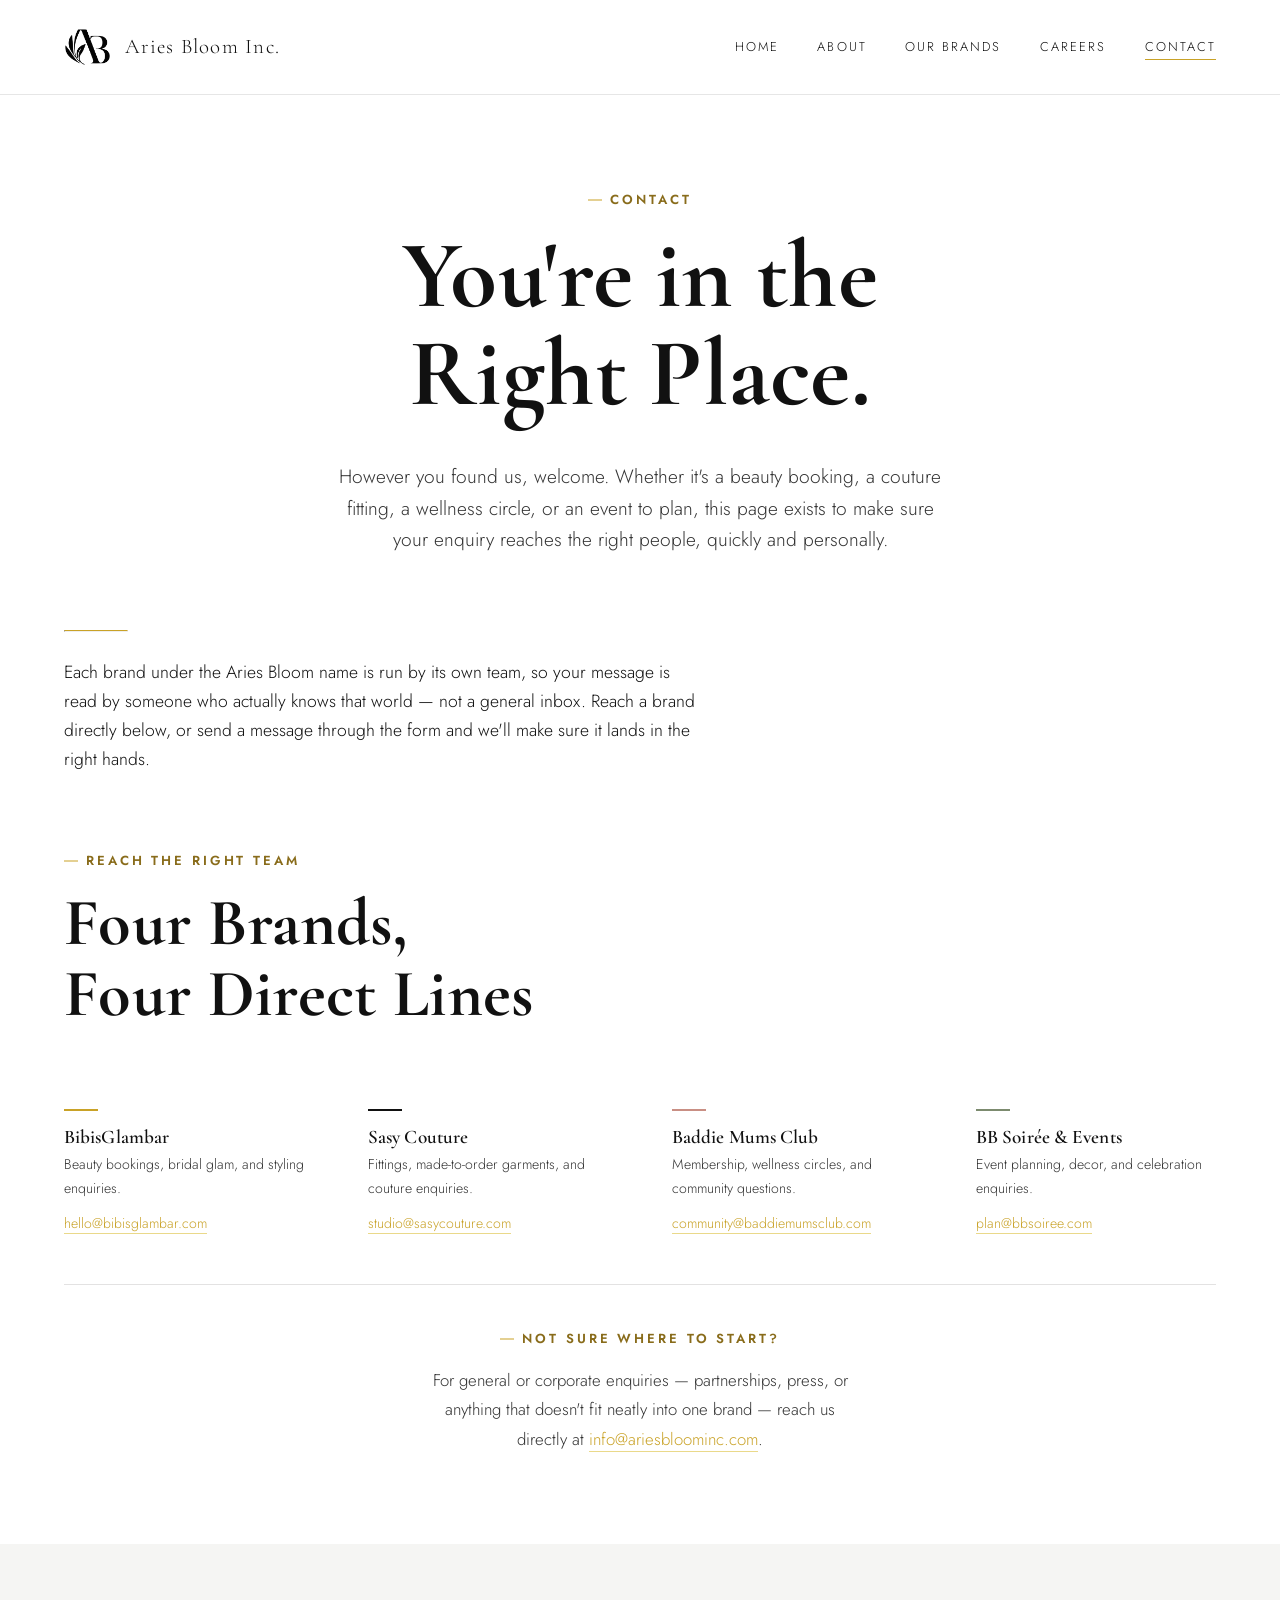
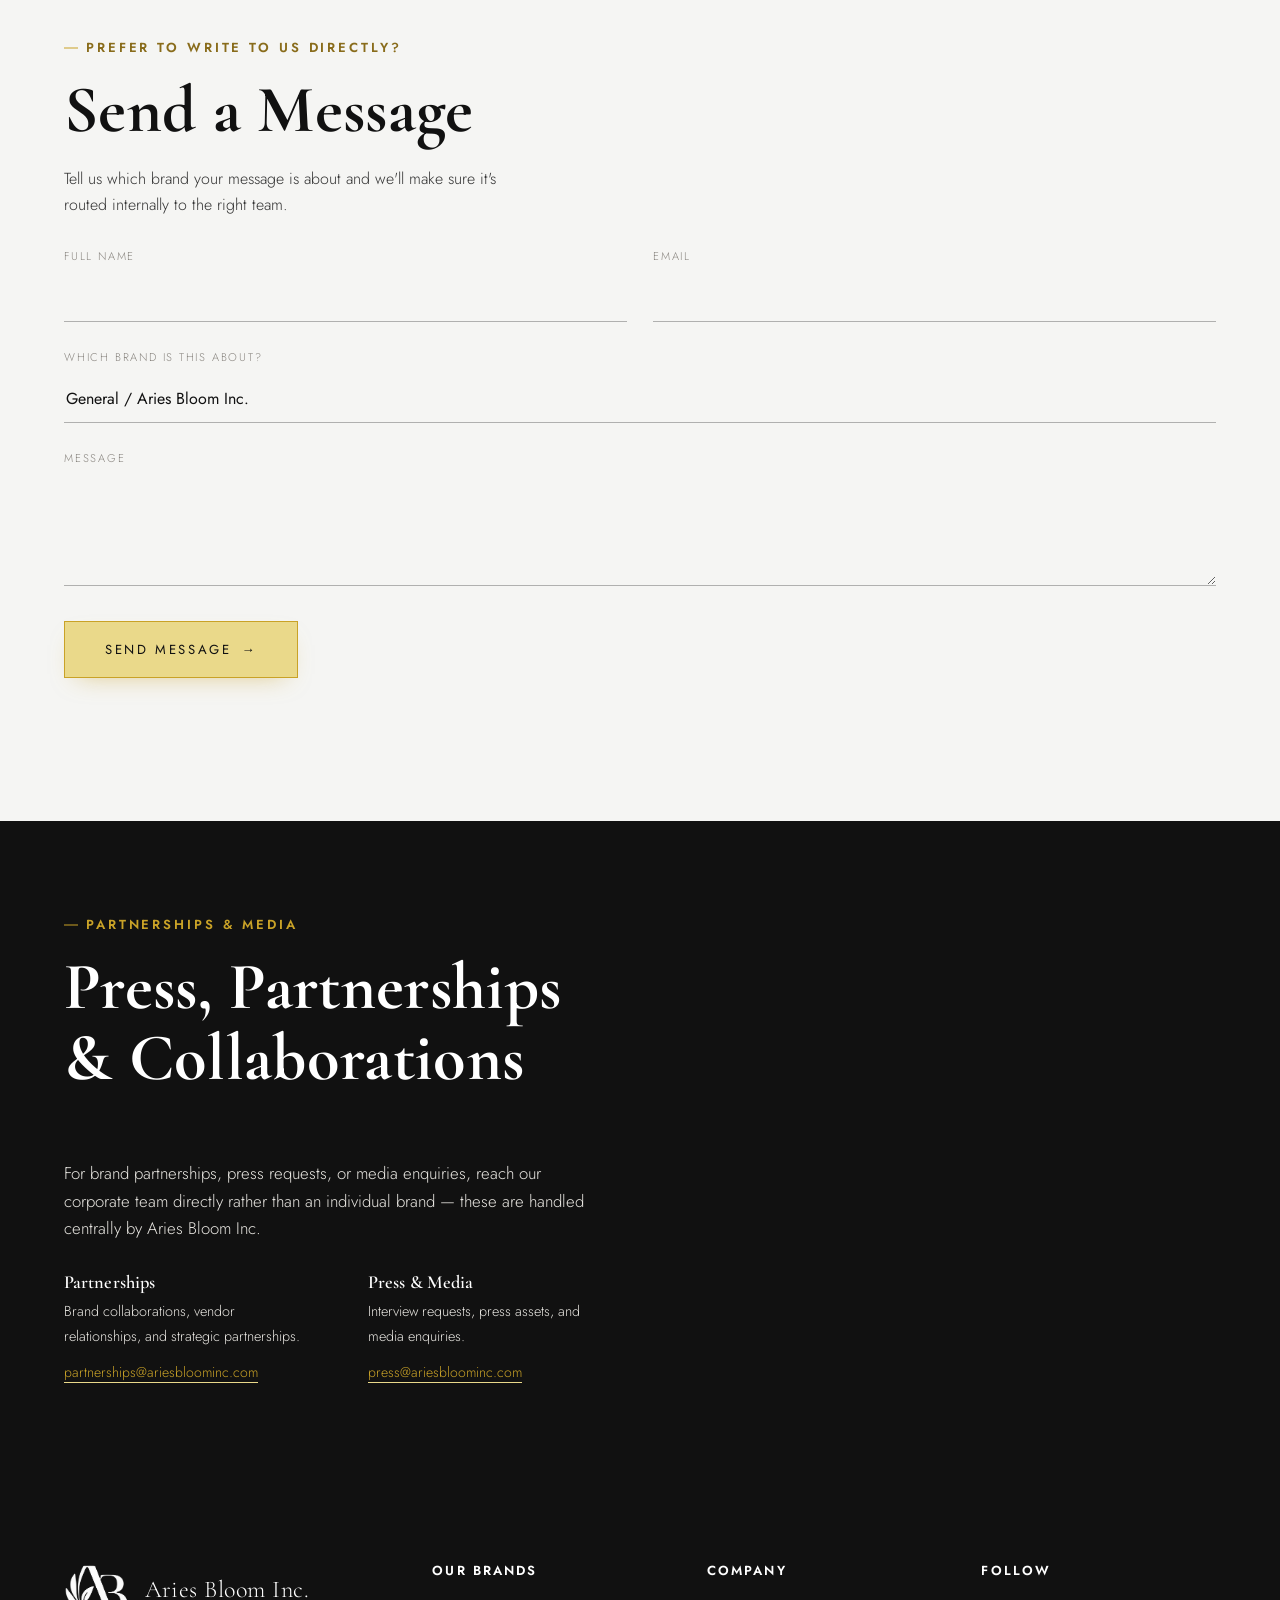
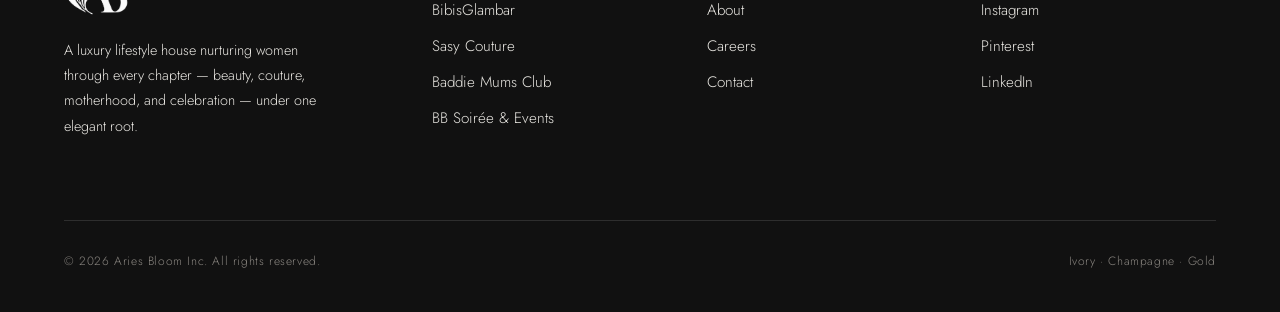
<file: contact.html>
<!DOCTYPE html>
<html lang="en">
<head>
<meta charset="UTF-8">
<meta name="viewport" content="width=device-width, initial-scale=1.0">
<title>Contact — Aries Bloom Inc.</title>
<meta name="description" content="Get in touch with Aries Bloom Inc. or any of our brands — BibisGlambar, Sasy Couture, Baddie Mums Club and BB Soirée & Events.">
<link rel="preconnect" href="https://fonts.googleapis.com">
<link href="https://fonts.googleapis.com/css2?family=Cormorant+Garamond:wght@400;500;600;700&family=Jost:wght@300;400;500&display=swap" rel="stylesheet">
<link rel="stylesheet" href="css/style.css">
<style>
  /* ---- Contact page layout ---- */
  .contact-split {
    display: grid;
    grid-template-columns: 1fr 1fr;
    gap: clamp(2rem, 5vw, 4rem);
    align-items: start;
  }
  @media (max-width: 860px) { .contact-split { grid-template-columns: 1fr; } }

  .contact-info-grid {
    display: grid;
    grid-template-columns: 1fr 1fr;
    gap: 2rem 2.5rem;
  }
  @media (max-width: 560px) { .contact-info-grid { grid-template-columns: 1fr; } }

  .contact-info-item h4 {
    font-family: var(--font-display);
    font-size: 1.1rem;
    font-weight: 600;
    margin: 0 0 0.35em;
  }
  .contact-info-item p {
    font-size: 0.92rem;
    line-height: 1.6;
    margin: 0;
    color: var(--taupe);
  }
  .contact-info-item a {
    font-size: 0.88rem;
    color: var(--gold);
    border-bottom: 1px solid var(--gold-soft);
  }

  .map-frame {
    width: 100%;
    aspect-ratio: 16 / 10;
    border: 1px solid rgba(26,22,19,0.1);
    border-radius: 4px;
    overflow: hidden;
  }
  .map-frame iframe {
    width: 100%;
    height: 100%;
    border: 0;
    display: block;
  }

  .location-section .contact-split {
    align-items: center;
  }
</style>
</head>
<body>

<header class="site-header">
  <nav class="nav">
    <a href="index.html" class="nav__mark">
      <img src="images/logo-mark-black.png" alt="" aria-hidden="true" class="nav__logo">
      Aries Bloom Inc.
    </a>
    <button class="nav__toggle" aria-expanded="false" aria-controls="primary-nav" aria-label="Menu"><span class="hamburger"></span></button>
    <ul class="nav__links" id="primary-nav">
      <li><a href="index.html">Home</a></li>
      <li><a href="about.html">About</a></li>
      <li><a href="our-brands.html">Our Brands</a></li>
      <li><a href="careers.html">Careers</a></li>
      <li><a href="contact.html" aria-current="page">Contact</a></li>
    </ul>
  </nav>
</header>

<main>

  <!-- ============================================
       1. HERO
       ============================================ -->
  <section class="section" style="padding-bottom:0;">
    <div class="wrap reveal" style="text-align:center;">
      <span class="eyebrow" style="justify-content:center;">Contact</span>
      <h1 style="max-width:16ch; margin-left:auto; margin-right:auto;">You're in the Right Place.</h1>
      <p class="lede" style="font-size:1.2rem; max-width:56ch; margin-left:auto; margin-right:auto;">However you found us, welcome. Whether it's a beauty booking, a couture fitting, a wellness circle, or an event to plan, this page exists to make sure your enquiry reaches the right people, quickly and personally.</p>
    </div>
  </section>

  <!-- ============================================
       2. HOW IT WORKS
       ============================================ -->
  <section class="section section--tight">
    <div class="wrap reveal">
      <hr class="rule--gold">
      <p class="lede" style="max-width:64ch; font-size:1.1rem; color:var(--black);">Each brand under the Aries Bloom name is run by its own team, so your message is read by someone who actually knows that world — not a general inbox. Reach a brand directly below, or send a message through the form and we'll make sure it lands in the right hands.</p>
    </div>
  </section>

  <!-- ============================================
       3. REACH THE RIGHT TEAM
       ============================================ -->
  <section class="section" style="padding-top:0;">
    <div class="wrap reveal">
      <span class="eyebrow">Reach the Right Team</span>
      <h2 style="max-width:18ch; margin-bottom:1.2em;">Four Brands, Four Direct Lines</h2>
      <div class="pillars">
        <div>
          <span class="brand-card__accent" style="background:var(--brand-glambar); display:block; width:34px; height:2px; margin-bottom:16px;"></span>
          <h4 style="font-family:var(--font-display); font-size:1.2rem; margin-bottom:0.2em;">BibisGlambar</h4>
          <p style="font-size:0.88rem; margin-bottom:0.6em;">Beauty bookings, bridal glam, and styling enquiries.</p>
          <a href="mailto:hello@bibisglambar.com" style="font-size:0.88rem; color:var(--gold); border-bottom:1px solid var(--gold-soft);">hello@bibisglambar.com</a>
        </div>
        <div>
          <span class="brand-card__accent" style="background:var(--brand-couture); display:block; width:34px; height:2px; margin-bottom:16px;"></span>
          <h4 style="font-family:var(--font-display); font-size:1.2rem; margin-bottom:0.2em;">Sasy Couture</h4>
          <p style="font-size:0.88rem; margin-bottom:0.6em;">Fittings, made-to-order garments, and couture enquiries.</p>
          <a href="mailto:studio@sasycouture.com" style="font-size:0.88rem; color:var(--gold); border-bottom:1px solid var(--gold-soft);">studio@sasycouture.com</a>
        </div>
        <div>
          <span class="brand-card__accent" style="background:var(--brand-mums); display:block; width:34px; height:2px; margin-bottom:16px;"></span>
          <h4 style="font-family:var(--font-display); font-size:1.2rem; margin-bottom:0.2em;">Baddie Mums Club</h4>
          <p style="font-size:0.88rem; margin-bottom:0.6em;">Membership, wellness circles, and community questions.</p>
          <a href="mailto:community@baddiemumsclub.com" style="font-size:0.88rem; color:var(--gold); border-bottom:1px solid var(--gold-soft);">community@baddiemumsclub.com</a>
        </div>
        <div>
          <span class="brand-card__accent" style="background:var(--brand-soiree); display:block; width:34px; height:2px; margin-bottom:16px;"></span>
          <h4 style="font-family:var(--font-display); font-size:1.2rem; margin-bottom:0.2em;">BB Soirée &amp; Events</h4>
          <p style="font-size:0.88rem; margin-bottom:0.6em;">Event planning, decor, and celebration enquiries.</p>
          <a href="mailto:plan@bbsoiree.com" style="font-size:0.88rem; color:var(--gold); border-bottom:1px solid var(--gold-soft);">plan@bbsoiree.com</a>
        </div>
      </div>

      <div style="text-align:center; margin-top:3em; padding-top:2.4em; border-top:1px solid rgba(26,22,19,0.12);">
        <span class="eyebrow" style="justify-content:center;">Not Sure Where to Start?</span>
        <p style="max-width:44ch; margin:0 auto;">For general or corporate enquiries — partnerships, press, or anything that doesn't fit neatly into one brand — reach us directly at <a href="mailto:info@ariesbloominc.com" style="color:var(--gold); border-bottom:1px solid var(--gold-soft);">info@ariesbloominc.com</a>.</p>
      </div>
    </div>
  </section>

  <!-- ============================================
       4. SEND A MESSAGE (form)
       ============================================ -->
  <section class="section section--champagne">
    <div class="wrap reveal">
      <span class="eyebrow">Prefer to Write to Us Directly?</span>
      <h2 style="margin-bottom:0.3em;">Send a Message</h2>
      <p class="lede" style="font-size:1rem; margin-bottom:1.8em;">Tell us which brand your message is about and we'll make sure it's routed internally to the right team.</p>
      <form data-form name="contact" method="POST" data-netlify="true" netlify-honeypot="bot-field">
        <input type="hidden" name="form-name" value="contact">
        <p style="display:none;"><label>Don't fill this out: <input name="bot-field"></label></p>
        <div class="form-grid">
          <div>
            <label for="name">Full Name</label>
            <input id="name" name="name" type="text" required>
          </div>
          <div>
            <label for="email">Email</label>
            <input id="email" name="email" type="email" required>
          </div>
          <div class="full">
            <label for="brand">Which Brand Is This About?</label>
            <select id="brand" name="brand">
              <option>General / Aries Bloom Inc.</option>
              <option>BibisGlambar</option>
              <option>Sasy Couture</option>
              <option>Baddie Mums Club</option>
              <option>BB Soirée &amp; Events</option>
            </select>
          </div>
          <div class="full">
            <label for="message">Message</label>
            <textarea id="message" name="message" required></textarea>
          </div>
        </div>
        <button class="btn btn--gold" type="submit" style="margin-top:26px;">Send Message</button>
        <p class="form-status" role="status"></p>
      </form>
    </div>
  </section>

  <!-- ============================================
       6. PARTNERSHIPS & MEDIA
       ============================================ -->
  <section class="section section--dark">
    <div class="wrap reveal">
      <span class="eyebrow">Partnerships &amp; Media</span>
      <h2 style="max-width:20ch; margin-bottom:1em;">Press, Partnerships &amp; Collaborations</h2>
      <p class="lede" style="font-size:1.05rem; margin-bottom:1.8em;">For brand partnerships, press requests, or media enquiries, reach our corporate team directly rather than an individual brand — these are handled centrally by Aries Bloom Inc.</p>
      <div class="pillars">
        <div>
          <h4 style="font-family:var(--font-display); font-size:1.15rem; color:var(--ivory); margin-bottom:0.3em;">Partnerships</h4>
          <p style="font-size:0.9rem; margin-bottom:0.6em;">Brand collaborations, vendor relationships, and strategic partnerships.</p>
          <a href="mailto:partnerships@ariesbloominc.com" style="font-size:0.88rem; color:var(--gold); border-bottom:1px solid var(--gold-soft);">partnerships@ariesbloominc.com</a>
        </div>
        <div>
          <h4 style="font-family:var(--font-display); font-size:1.15rem; color:var(--ivory); margin-bottom:0.3em;">Press &amp; Media</h4>
          <p style="font-size:0.9rem; margin-bottom:0.6em;">Interview requests, press assets, and media enquiries.</p>
          <a href="mailto:press@ariesbloominc.com" style="font-size:0.88rem; color:var(--gold); border-bottom:1px solid var(--gold-soft);">press@ariesbloominc.com</a>
        </div>
      </div>
    </div>
  </section>

</main>

<footer class="site-footer">
  <div class="wrap">
    <div class="footer-grid">
      <div>
        <div class="footer-brand">
          <img src="images/logo-mark-white.png" alt="" aria-hidden="true">
          <span>Aries Bloom Inc.</span>
        </div>
        <p style="color:var(--nude); max-width:34ch; font-size:0.9rem;">A luxury lifestyle house nurturing women through every chapter — beauty, couture, motherhood, and celebration — under one elegant root.</p>
      </div>
      <div>
        <h4>Our Brands</h4>
        <ul>
          <li><a href="brands/bibisglambar.html">BibisGlambar</a></li>
          <li><a href="brands/sasy-couture.html">Sasy Couture</a></li>
          <li><a href="brands/baddie-mums-club.html">Baddie Mums Club</a></li>
          <li><a href="brands/bb-soiree-events.html">BB Soirée &amp; Events</a></li>
        </ul>
      </div>
      <div>
        <h4>Company</h4>
        <ul>
          <li><a href="about.html">About</a></li>
          <li><a href="careers.html">Careers</a></li>
          <li><a href="contact.html">Contact</a></li>
        </ul>
      </div>
      <div>
        <h4>Follow</h4>
        <ul>
          <li><a href="#">Instagram</a></li>
          <li><a href="#">Pinterest</a></li>
          <li><a href="#">LinkedIn</a></li>
        </ul>
      </div>
    </div>
    <div class="footer-bottom">
      <span>© 2026 Aries Bloom Inc. All rights reserved.</span>
      <span>Ivory · Champagne · Gold</span>
    </div>
  </div>
</footer>

<script src="js/main.js"></script>
</body>
</html>
</file>
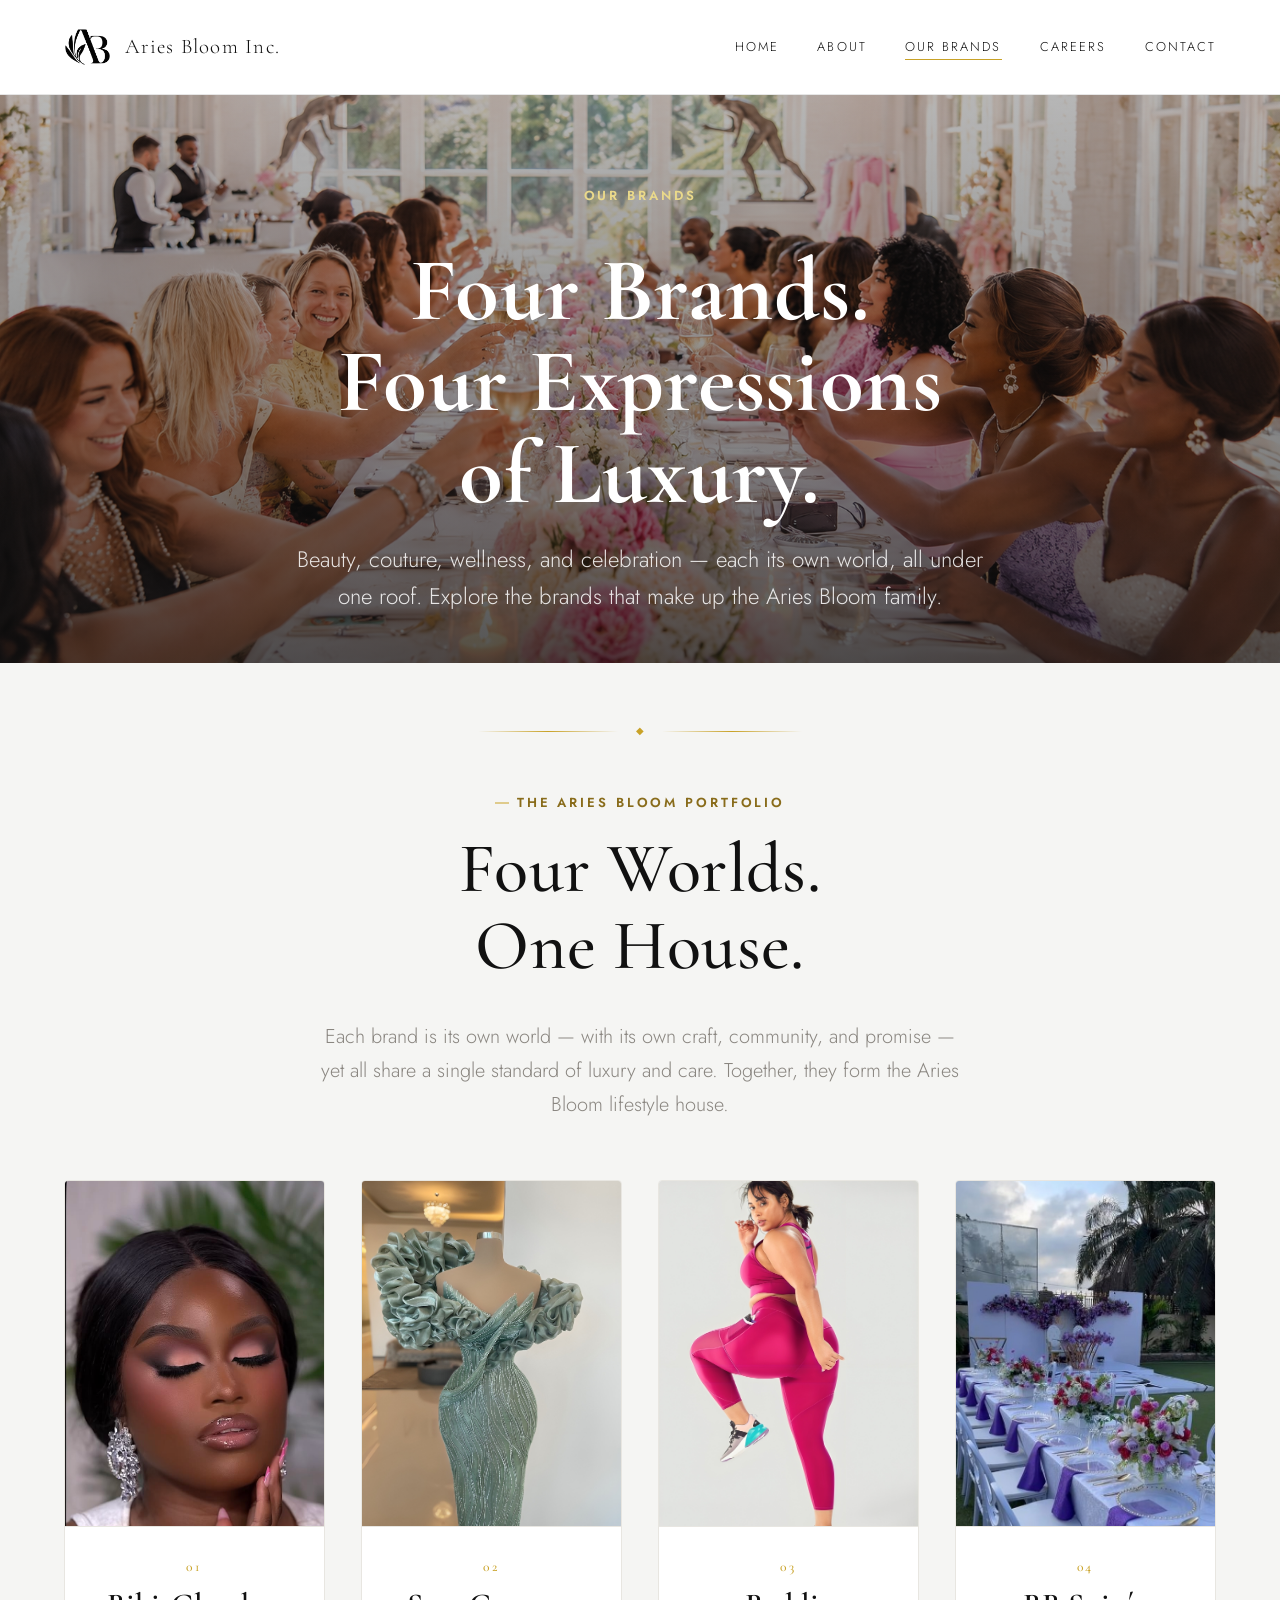
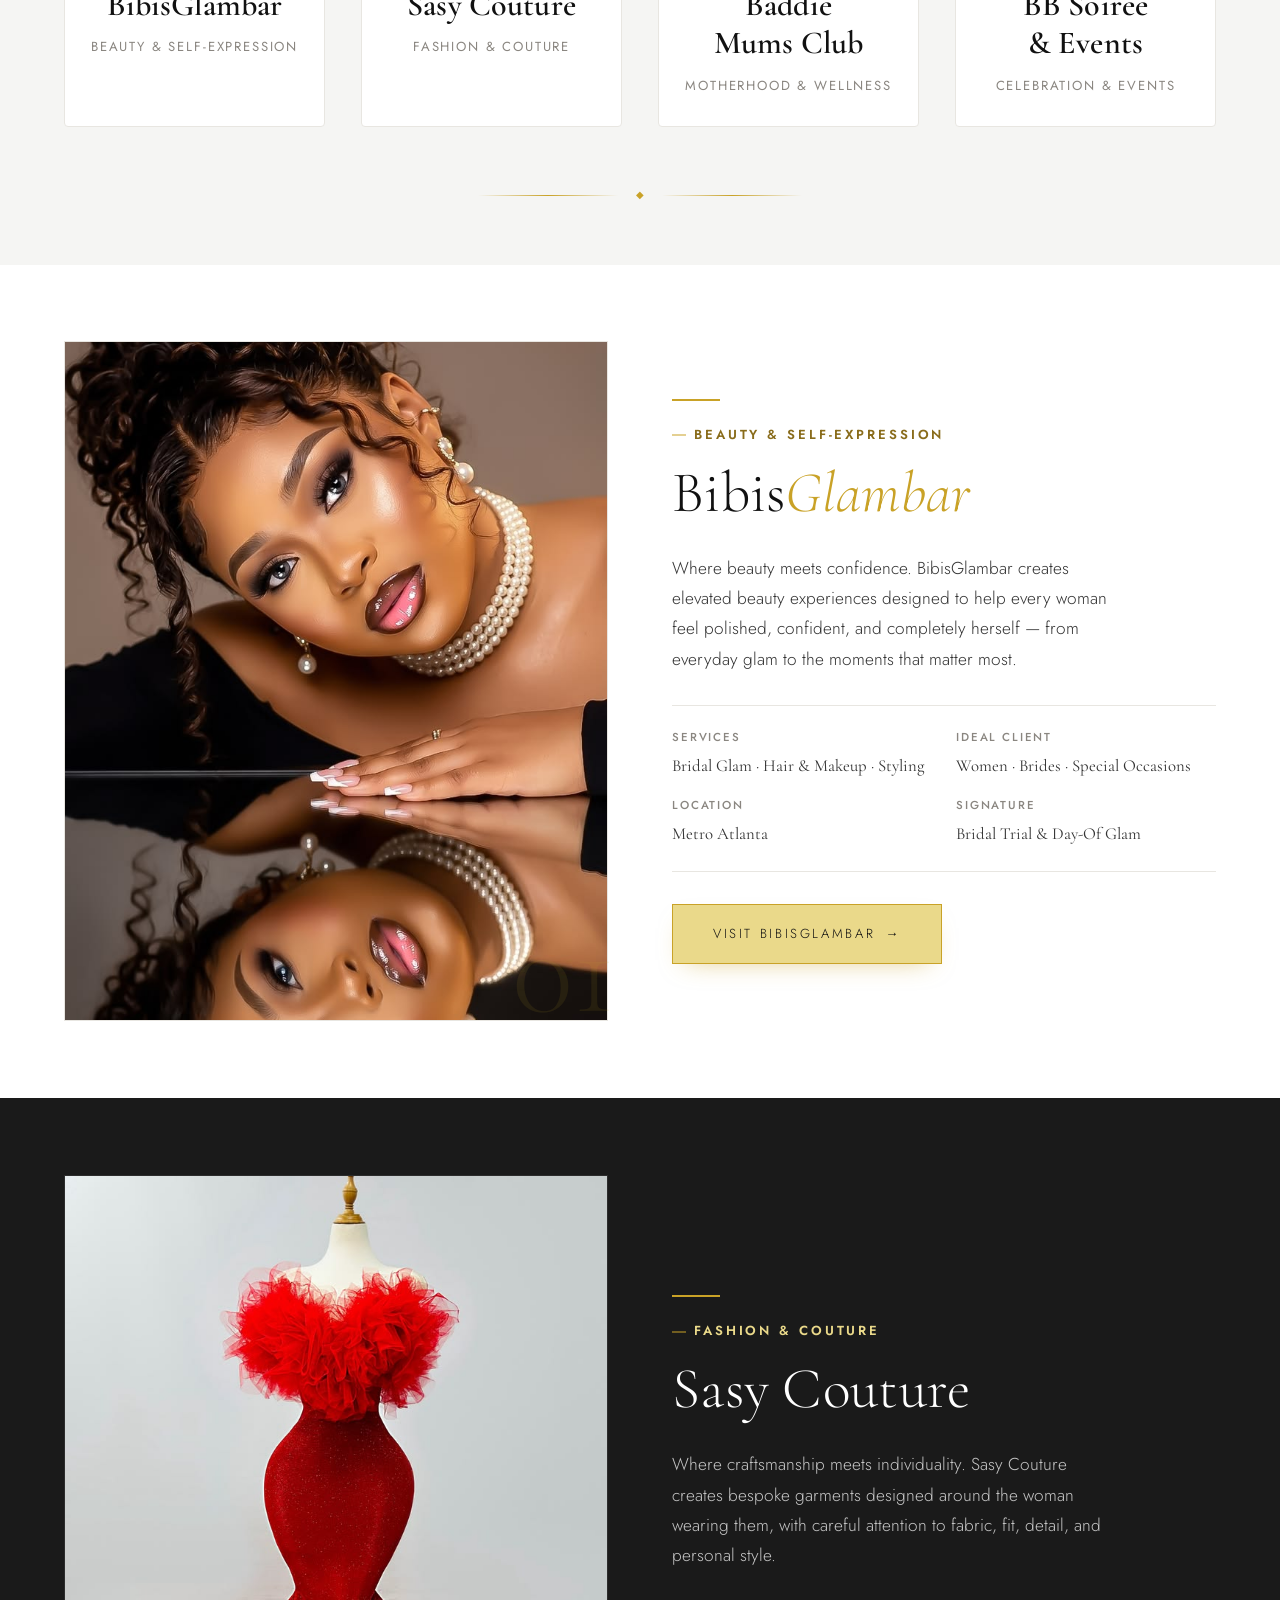
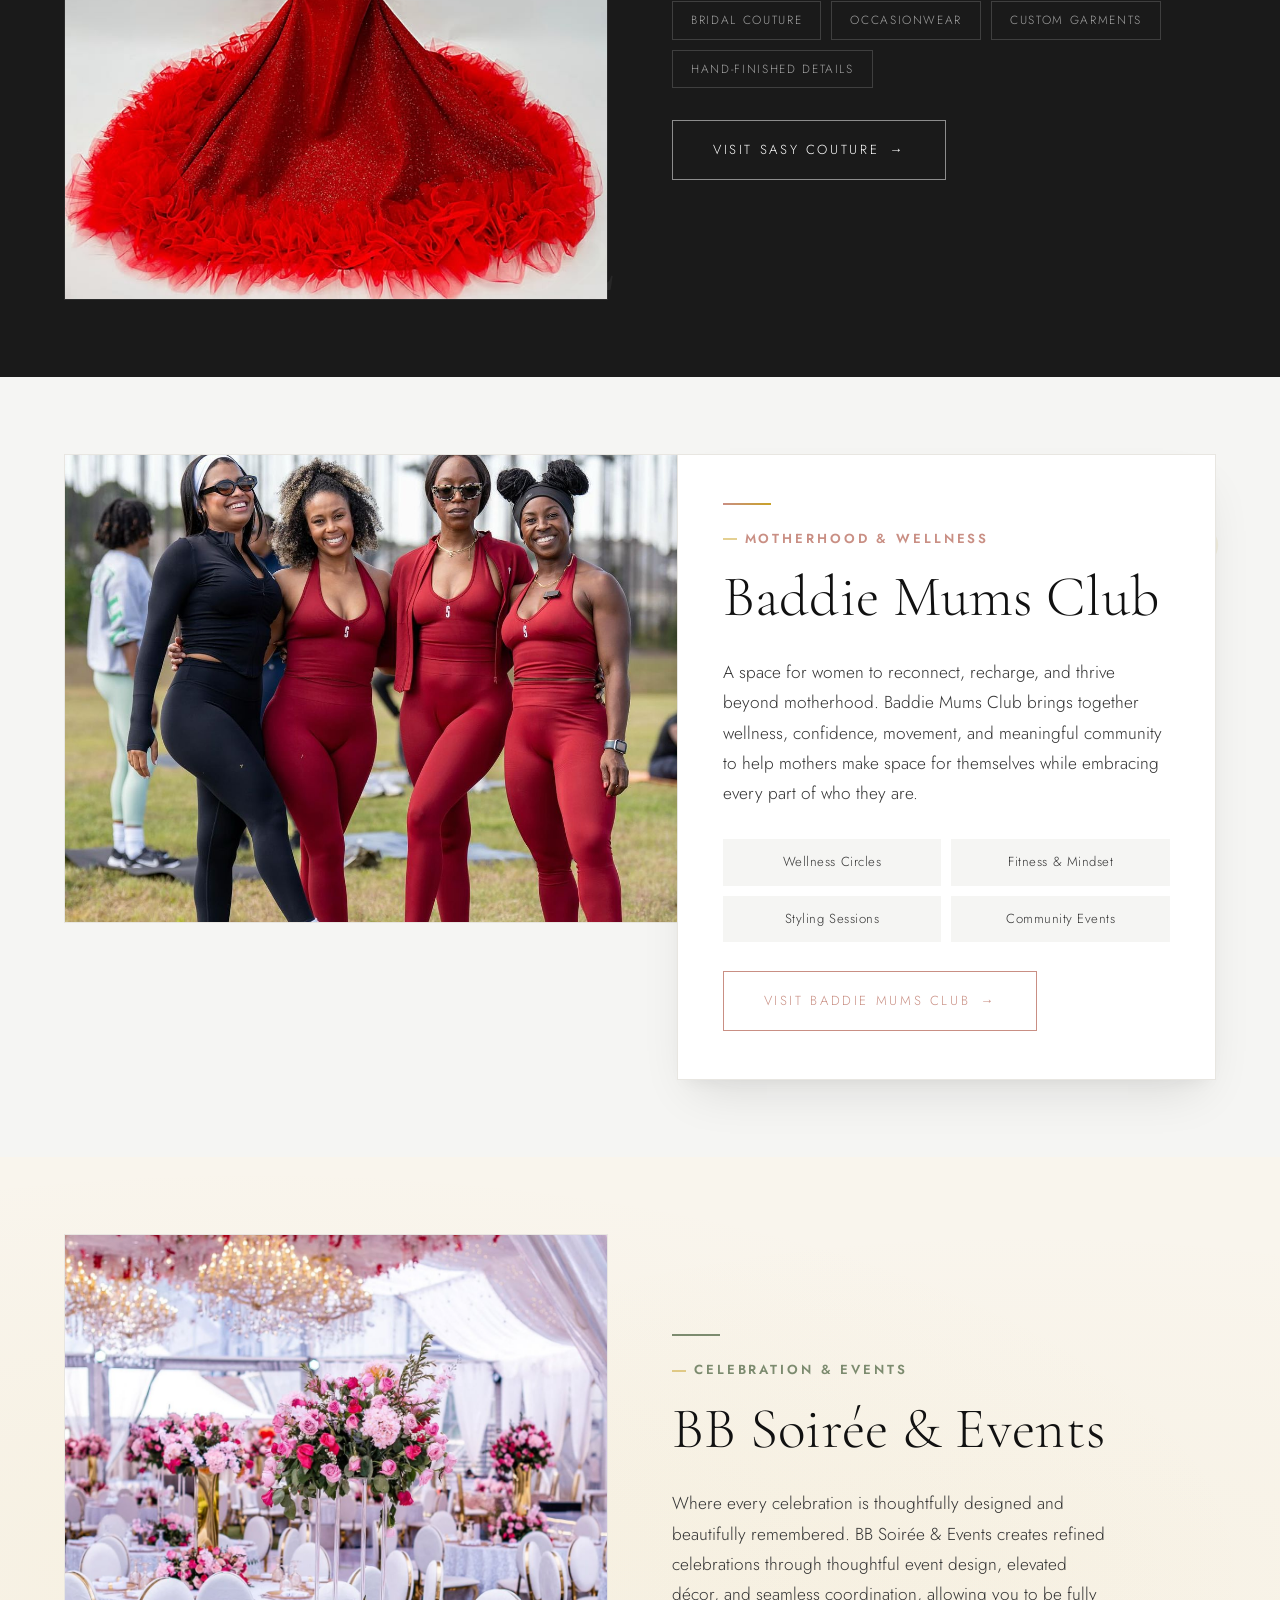
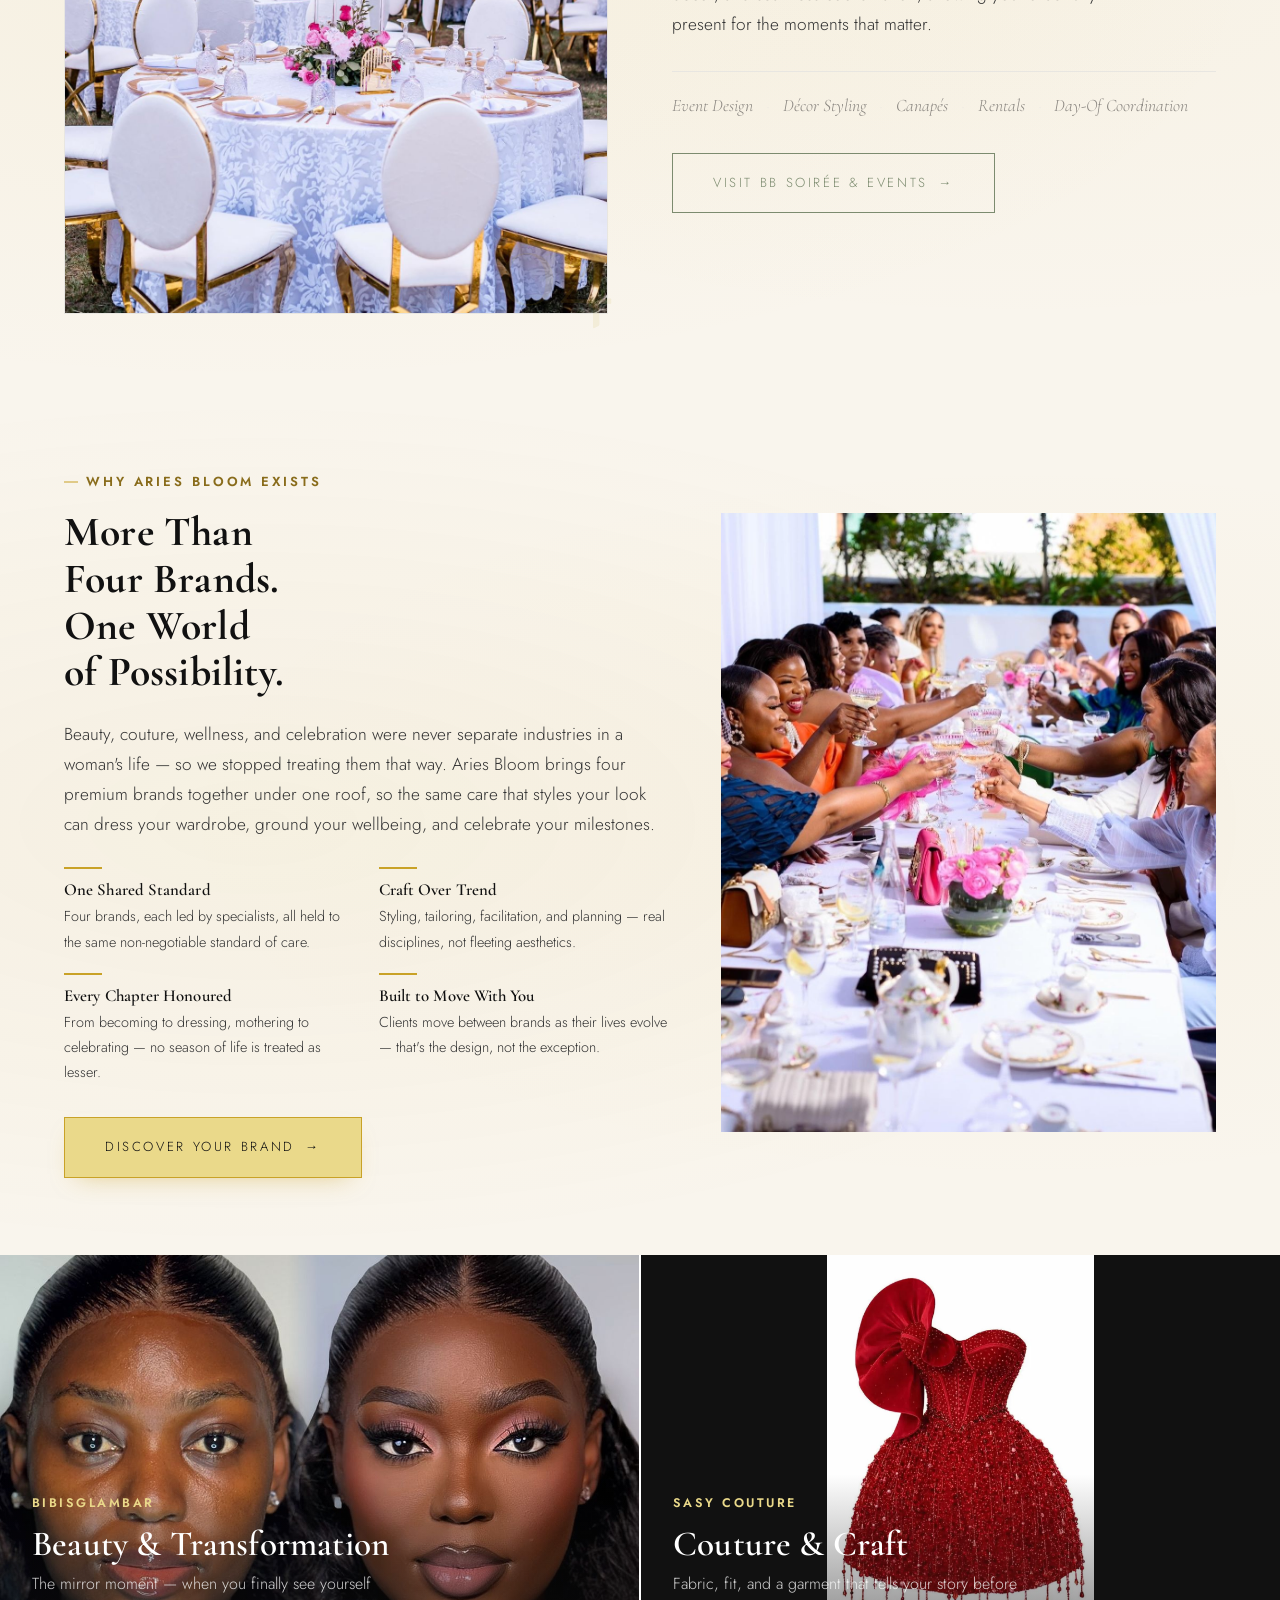
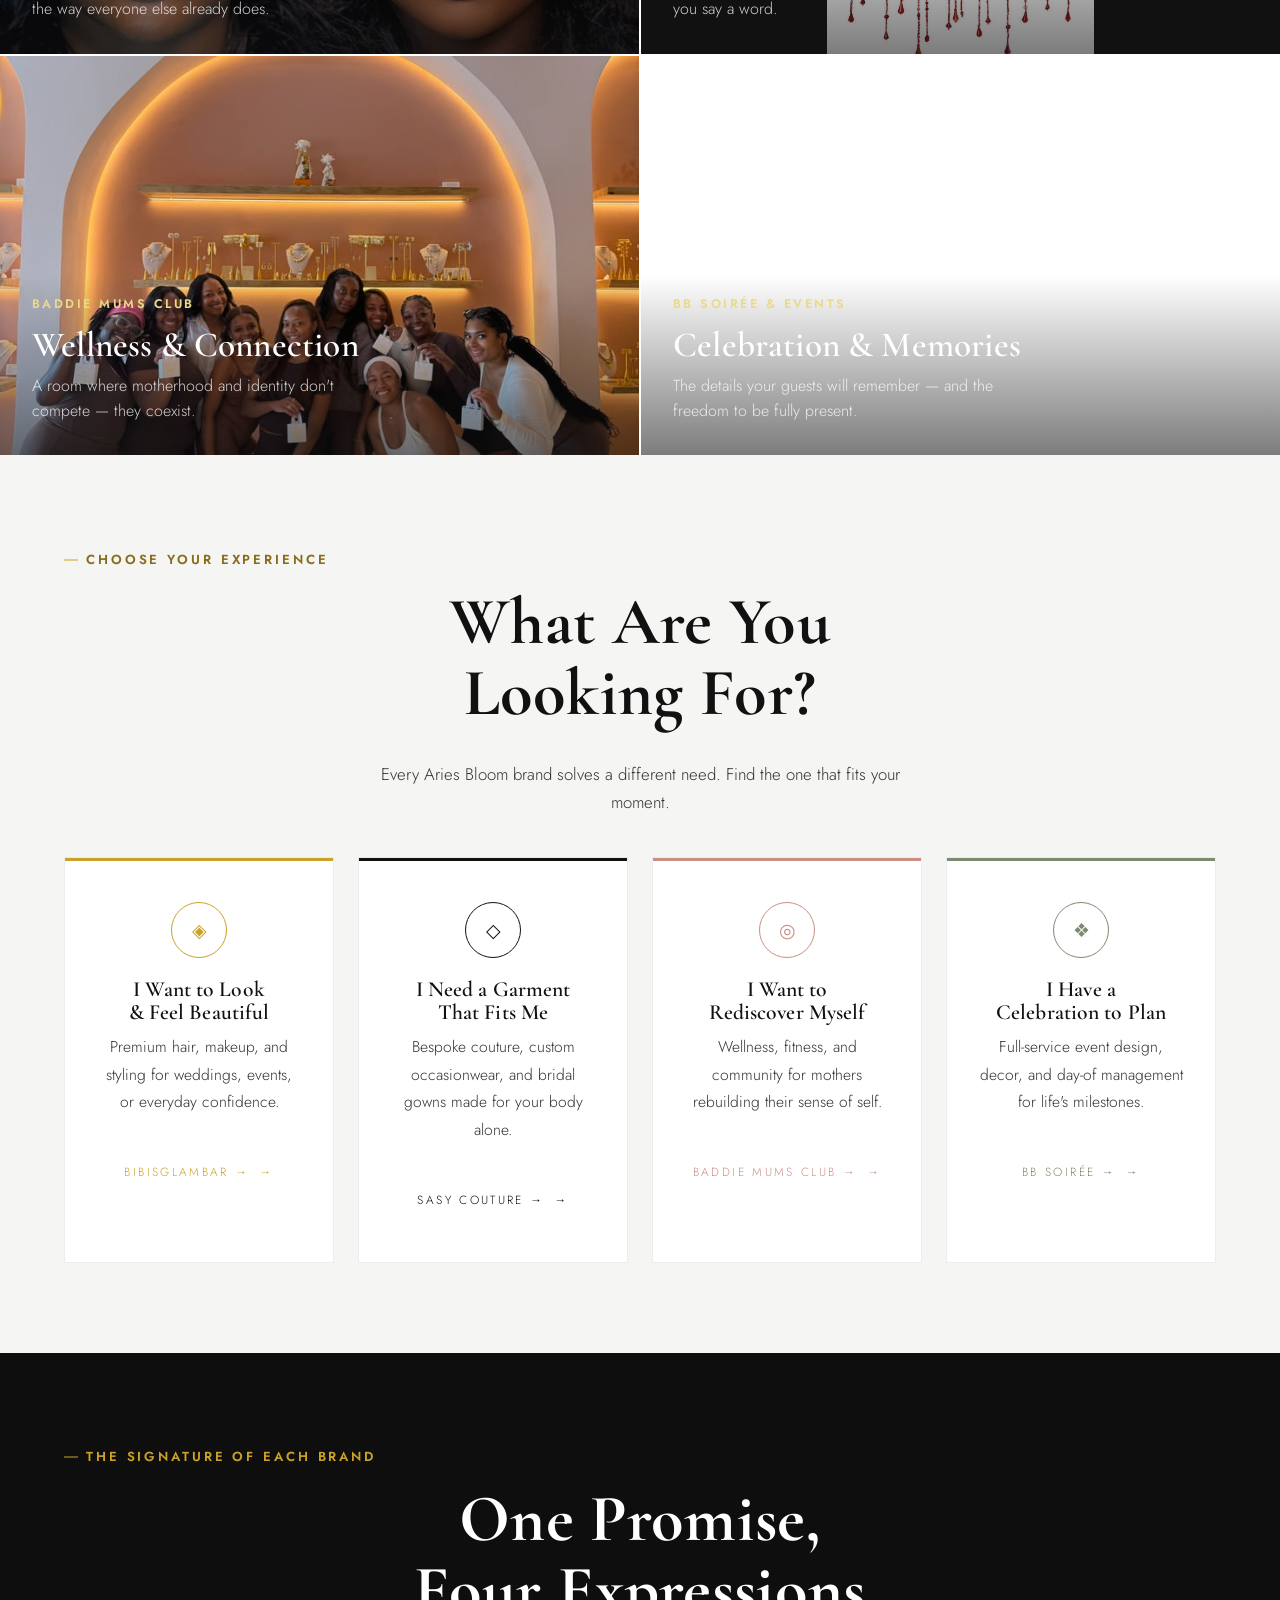
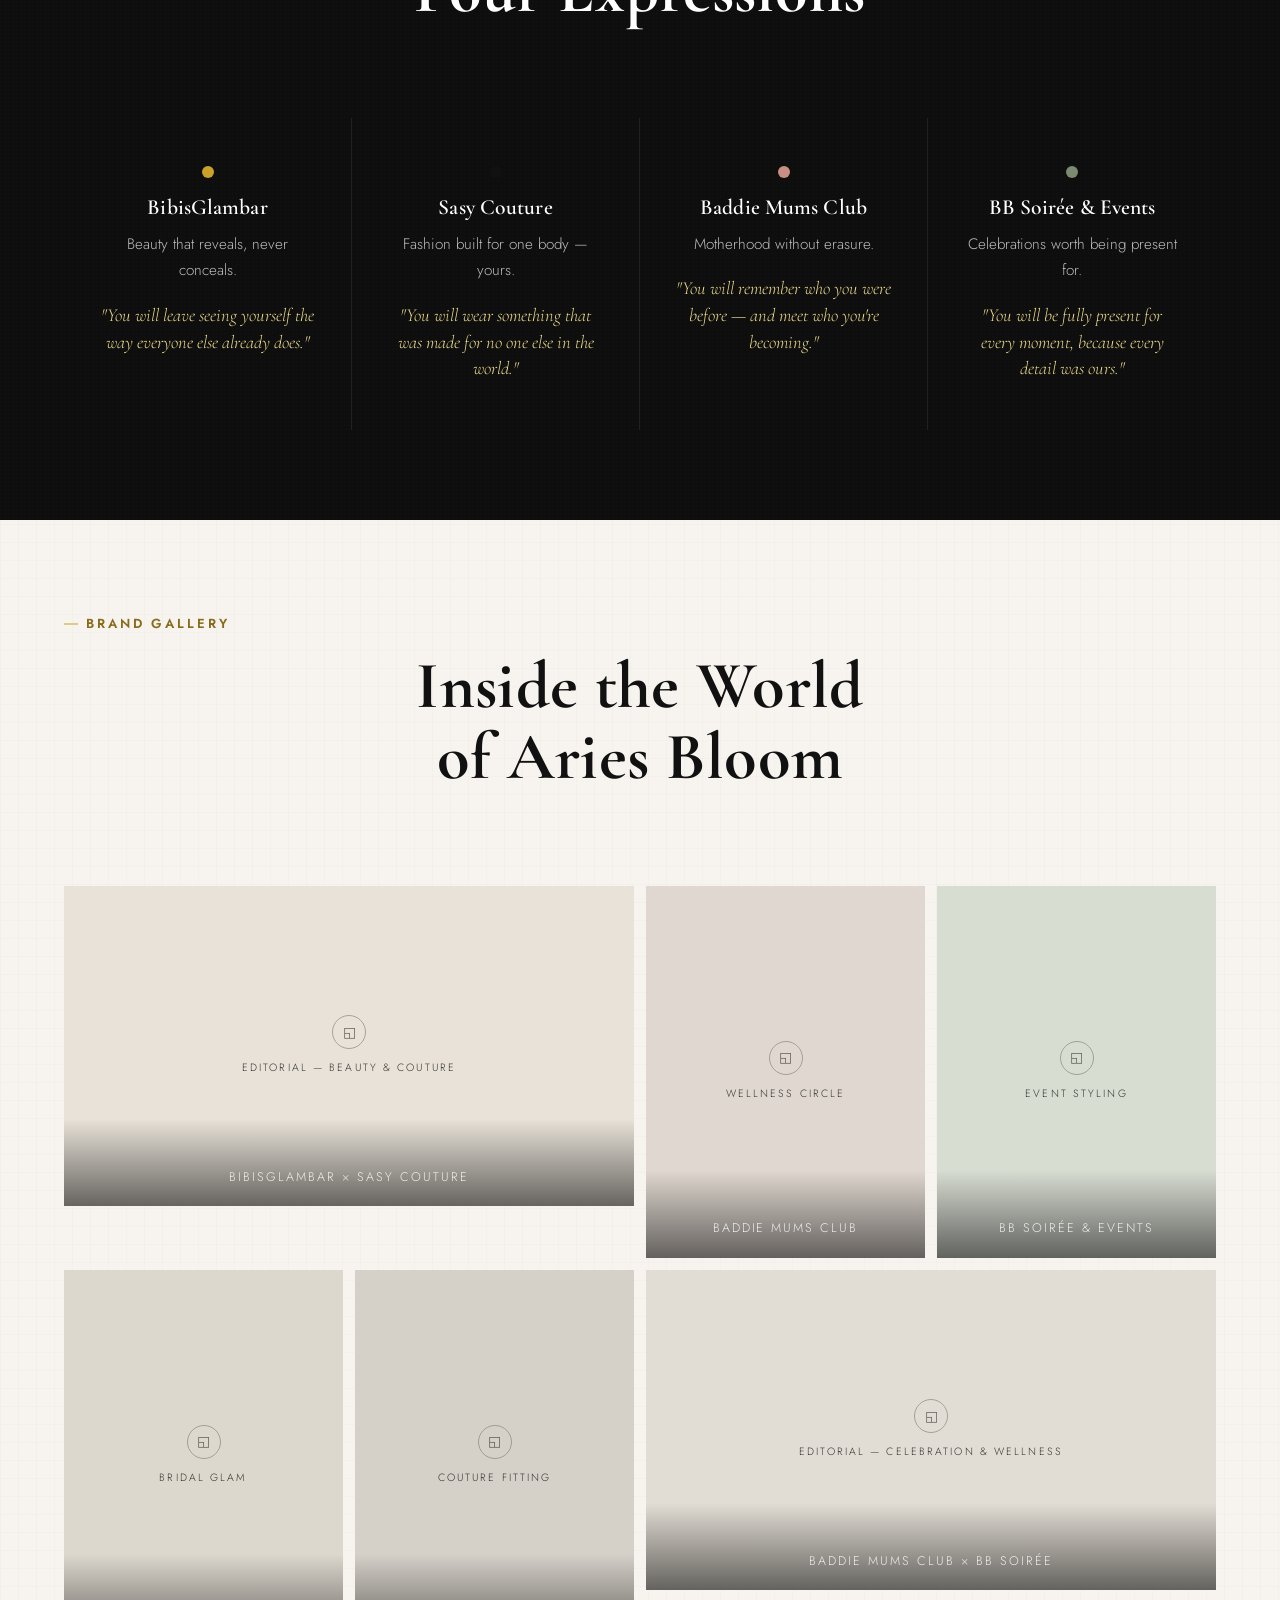
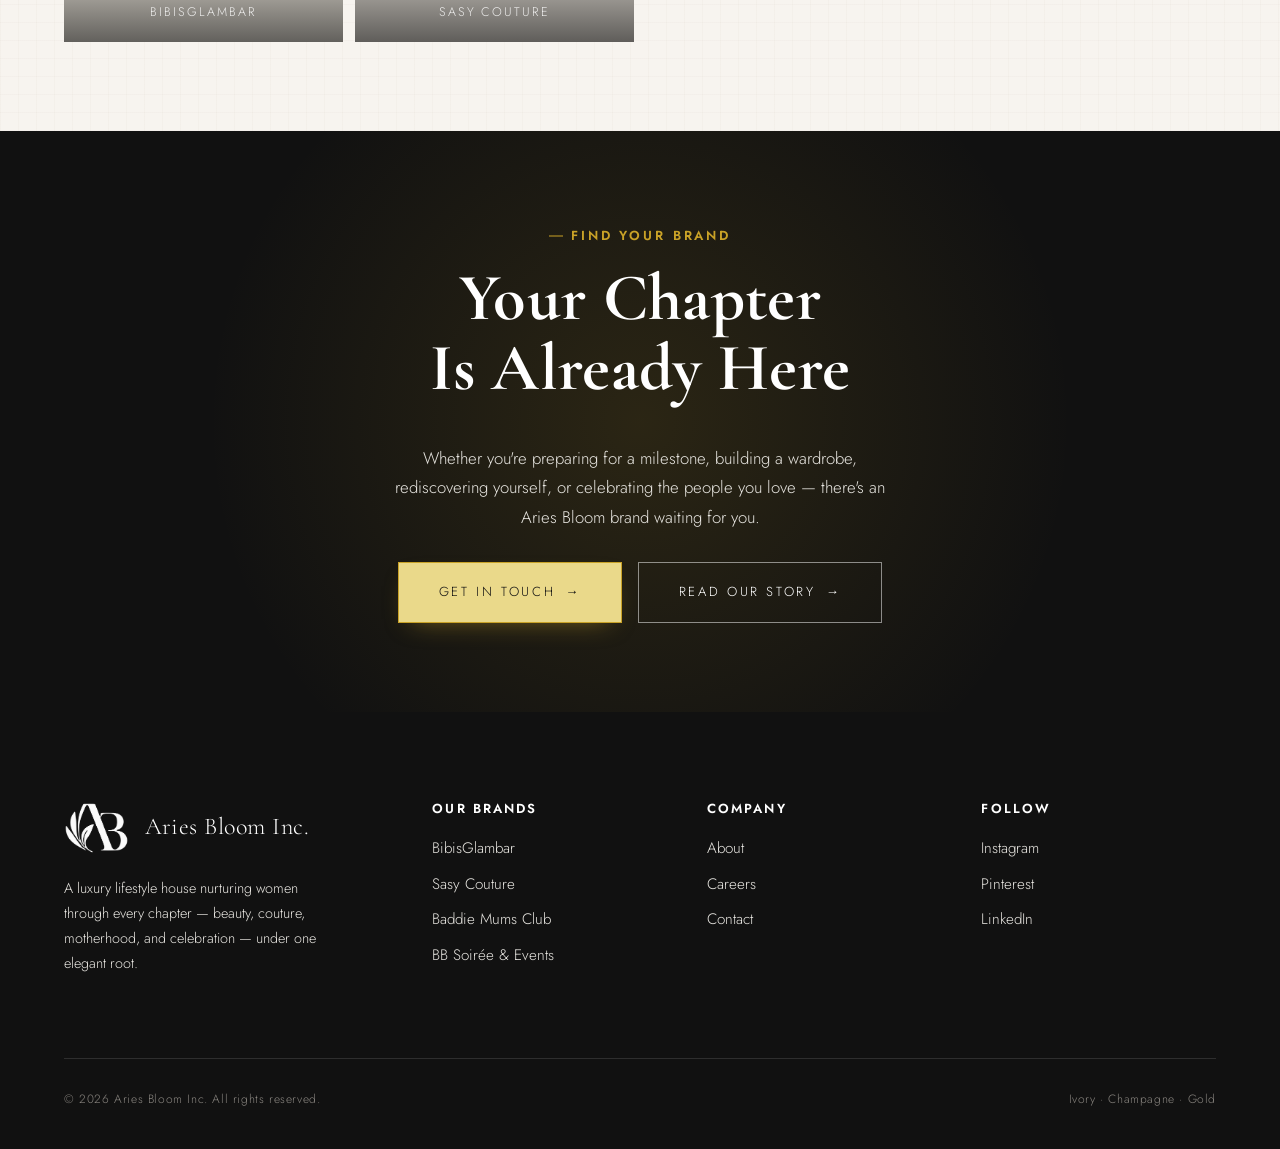
<file: our-brands.html>
<!DOCTYPE html>
<html lang="en">
<head>
<meta charset="UTF-8">
<meta name="viewport" content="width=device-width, initial-scale=1.0">
<title>Our Brands — Aries Bloom Inc.</title>
<meta name="description" content="Explore the four luxury brands of Aries Bloom Inc. — BibisGlambar, Sasy Couture, Baddie Mums Club and BB Soirée & Events. Four expressions of luxury, one house.">
<link rel="preconnect" href="https://fonts.googleapis.com">
<link href="https://fonts.googleapis.com/css2?family=Cormorant+Garamond:wght@400;500;600;700&family=Jost:wght@300;400;500&display=swap" rel="stylesheet">
<link rel="stylesheet" href="css/style.css">
</head>
<body>

<header class="site-header">
  <nav class="nav">
    <a href="index.html" class="nav__mark">
      <img src="images/logo-mark-black.png" alt="" aria-hidden="true" class="nav__logo">
      Aries Bloom Inc.
    </a>
    <button class="nav__toggle" aria-expanded="false" aria-controls="primary-nav" aria-label="Menu"><span class="hamburger"></span></button>
    <ul class="nav__links" id="primary-nav">
      <li><a href="index.html">Home</a></li>
      <li><a href="about.html">About</a></li>
      <li><a href="our-brands.html" aria-current="page">Our Brands</a></li>
      <li><a href="careers.html">Careers</a></li>
      <li><a href="contact.html">Contact</a></li>
    </ul>
  </nav>
</header>

<main>

  <!-- ============================================
       1. HERO — Cinematic Full-Width
       ============================================ -->
  <section class="page-hero">
    <div class="page-hero__media" style="background-image:url('images/our-brands-hero.png');"></div>
    <div class="page-hero__content">
      <span class="eyebrow">Our Brands</span>
      <h1 style="max-width:18ch;">Four Brands. Four Expressions of Luxury.</h1>
      <p class="lede">Beauty, couture, wellness, and celebration — each its own world, all under one roof. Explore the brands that make up the Aries Bloom family.</p>
    </div>
  </section>

  <!-- ============================================
       2. BRAND SHOWCASE — Four Worlds, One House
       ============================================ -->
  <section class="brand-showcase-section section--champagne">

    <!-- Gold divider between hero and this section -->
    <div class="showcase-divider">
      <span class="showcase-divider__line"></span>
      <span class="showcase-divider__diamond">◆</span>
      <span class="showcase-divider__line"></span>
    </div>

    <div class="wrap">
      <div class="showcase-header reveal">
        <span class="eyebrow" style="justify-content:center;">The Aries Bloom Portfolio</span>
        <h2 class="showcase-header__title">Four Worlds. One House.</h2>
        <p class="showcase-header__subtitle">Each brand is its own world — with its own craft, community, and promise — yet all share a single standard of luxury and care. Together, they form the Aries Bloom lifestyle house.</p>
      </div>

      <div class="showcase-grid reveal">

        <a href="#brand-glambar" class="showcase-card">
          <div class="showcase-card__frame">
            <img src="images/brand-bibisglambar.jpg" alt="BibisGlambar — beauty and styling">
          </div>
          <div class="showcase-card__info">
            <span class="showcase-card__num">01</span>
            <h3 class="showcase-card__name">BibisGlambar</h3>
            <span class="showcase-card__tag">Beauty &amp; Self-Expression</span>
          </div>
        </a>

        <a href="#brand-couture" class="showcase-card">
          <div class="showcase-card__frame">
            <img src="images/brand-sasy-couture.jpg" alt="Sasy Couture — custom fashion">
          </div>
          <div class="showcase-card__info">
            <span class="showcase-card__num">02</span>
            <h3 class="showcase-card__name">Sasy Couture</h3>
            <span class="showcase-card__tag">Fashion &amp; Couture</span>
          </div>
        </a>

        <a href="#brand-mums" class="showcase-card">
          <div class="showcase-card__frame">
            <img src="images/brand-baddie-mums-club.jpg" alt="Baddie Mums Club — motherhood and wellness">
          </div>
          <div class="showcase-card__info">
            <span class="showcase-card__num">03</span>
            <h3 class="showcase-card__name">Baddie Mums Club</h3>
            <span class="showcase-card__tag">Motherhood &amp; Wellness</span>
          </div>
        </a>

        <a href="#brand-soiree" class="showcase-card">
          <div class="showcase-card__frame">
            <img src="images/brand-bb-soiree.jpg" alt="BB Soirée & Events — luxury celebrations">
          </div>
          <div class="showcase-card__info">
            <span class="showcase-card__num">04</span>
            <h3 class="showcase-card__name">BB Soirée &amp; Events</h3>
            <span class="showcase-card__tag">Celebration &amp; Events</span>
          </div>
        </a>

      </div>
    </div>

    <!-- Bottom gold divider to close the section -->
    <div class="showcase-divider showcase-divider--bottom">
      <span class="showcase-divider__line"></span>
      <span class="showcase-divider__diamond">◆</span>
      <span class="showcase-divider__line"></span>
    </div>

  </section>

  <!-- ============================================
       3A. BRAND — BibisGlambar (Image Left, Text Right)
       ============================================ -->
  <section class="section section--ivory brand-ed brand-ed--glambar reveal" id="brand-glambar">
    <div class="wrap">
      <div class="brand-ed__layout">
        <div class="brand-ed__visual">
          <div class="brand-ed__img-frame">
            <img src="images/brand-ed-bibisglambar.jpg" alt="BibisGlambar — glam portrait with pearl necklace and mirror reflection" style="object-position:center center;">
          </div>
          <span class="brand-ed__accent-num">01</span>
        </div>
        <div class="brand-ed__text">
          <div class="brand-ed__gold-rule"></div>
          <span class="eyebrow">Beauty &amp; Self-Expression</span>
          <h2 class="brand-ed__title">Bibis<em>Glambar</em></h2>
          <p class="brand-ed__desc">Where beauty meets confidence. BibisGlambar creates elevated beauty experiences designed to help every woman feel polished, confident, and completely herself — from everyday glam to the moments that matter most.</p>
          <dl class="brand-ed__meta">
            <div><dt>Services</dt><dd>Bridal Glam · Hair &amp; Makeup · Styling</dd></div>
            <div><dt>Ideal Client</dt><dd>Women · Brides · Special Occasions</dd></div>
            <div><dt>Location</dt><dd>Metro Atlanta</dd></div>
            <div><dt>Signature</dt><dd>Bridal Trial &amp; Day-Of Glam</dd></div>
          </dl>
          <a href="https://bibisglambar.com/" class="btn btn--gold" target="_blank" rel="noopener">Visit BibisGlambar</a>
        </div>
      </div>
    </div>
  </section>

  <!-- ============================================
       3B. BRAND — Sasy Couture (Full-width dark, Text Left, Image Right)
       ============================================ -->
  <section class="section section--charcoal brand-ed brand-ed--couture brand-ed--reverse reveal" id="brand-couture">
    <div class="wrap">
      <div class="brand-ed__layout">
        <div class="brand-ed__text">
          <div class="brand-ed__gold-rule"></div>
          <span class="eyebrow" style="color:var(--gold-soft);">Fashion &amp; Couture</span>
          <h2 class="brand-ed__title" style="color:var(--ivory);">Sasy Couture</h2>
          <p class="brand-ed__desc" style="color:rgba(255,255,255,0.75);">Where craftsmanship meets individuality. Sasy Couture creates bespoke garments designed around the woman wearing them, with careful attention to fabric, fit, detail, and personal style.</p>
          <div class="brand-ed__tag-row">
            <span class="brand-ed__tag">Bridal Couture</span>
            <span class="brand-ed__tag">Occasionwear</span>
            <span class="brand-ed__tag">Custom Garments</span>
            <span class="brand-ed__tag">Hand-Finished Details</span>
          </div>
          <a href="https://www.sasycouture.com/" class="btn btn--light" target="_blank" rel="noopener">Visit Sasy Couture</a>
        </div>
        <div class="brand-ed__visual">
          <div class="brand-ed__img-frame brand-ed__img-frame--portrait">
            <img src="images/brand-ed-sasy-couture.jpg" alt="Sasy Couture — red tulle mermaid couture gown on mannequin" style="object-position:center 20%;">
          </div>
          <span class="brand-ed__accent-num brand-ed__accent-num--light">02</span>
        </div>
      </div>
    </div>
  </section>

  <!-- ============================================
       3C. BRAND — Baddie Mums Club (Image Right with Overlap Card)
       ============================================ -->
  <section class="section section--champagne brand-ed brand-ed--mums reveal" id="brand-mums">
    <div class="wrap">
      <div class="brand-ed__layout brand-ed__layout--overlap">
        <div class="brand-ed__visual">
          <div class="brand-ed__img-frame brand-ed__img-frame--landscape">
            <img src="images/brand-ed-baddie-mums.jpg" alt="Baddie Mums Club — four women in red and black activewear outdoors" style="object-position:center center;">
          </div>
        </div>
        <div class="brand-ed__overlap-card">
          <div class="brand-ed__overlap-card-inner">
            <div class="brand-ed__gold-rule" style="background:linear-gradient(90deg,var(--brand-mums),var(--gold));"></div>
            <span class="eyebrow" style="color:var(--brand-mums);">Motherhood &amp; Wellness</span>
            <h2 class="brand-ed__title">Baddie Mums Club</h2>
            <p class="brand-ed__desc">A space for women to reconnect, recharge, and thrive beyond motherhood. Baddie Mums Club brings together wellness, confidence, movement, and meaningful community to help mothers make space for themselves while embracing every part of who they are.</p>
            <div class="brand-ed__highlights">
              <span class="brand-ed__highlight">Wellness Circles</span>
              <span class="brand-ed__highlight">Fitness &amp; Mindset</span>
              <span class="brand-ed__highlight">Styling Sessions</span>
              <span class="brand-ed__highlight">Community Events</span>
            </div>
            <a href="https://baddiemomsclub.com/" class="btn" style="border-color:var(--brand-mums);color:var(--brand-mums);" target="_blank" rel="noopener">Visit Baddie Mums Club</a>
          </div>
          <span class="brand-ed__accent-num">03</span>
        </div>
      </div>
    </div>
  </section>

  <!-- ============================================
       3D. BRAND — BB Soirée & Events (Split with Sage Accent)
       ============================================ -->
  <section class="section section--warm brand-ed brand-ed--soiree brand-ed--reverse reveal" id="brand-soiree">
    <div class="wrap">
      <div class="brand-ed__layout">
        <div class="brand-ed__text">
          <div class="brand-ed__gold-rule" style="background:var(--brand-soiree);"></div>
          <span class="eyebrow" style="color:var(--brand-soiree);">Celebration &amp; Events</span>
          <h2 class="brand-ed__title">BB Soirée &amp; Events</h2>
          <p class="brand-ed__desc">Where every celebration is thoughtfully designed and beautifully remembered. BB Soirée &amp; Events creates refined celebrations through thoughtful event design, elevated décor, and seamless coordination, allowing you to be fully present for the moments that matter.</p>
          <div class="brand-ed__services-list">
            <span class="brand-ed__service">Event Design</span>
            <span class="brand-ed__dot">·</span>
            <span class="brand-ed__service">Décor Styling</span>
            <span class="brand-ed__dot">·</span>
            <span class="brand-ed__service">Canapés</span>
            <span class="brand-ed__dot">·</span>
            <span class="brand-ed__service">Rentals</span>
            <span class="brand-ed__dot">·</span>
            <span class="brand-ed__service">Day-Of Coordination</span>
          </div>
          <a href="https://bbsoireeevents.com/" class="btn" style="border-color:var(--brand-soiree);color:var(--brand-soiree);" target="_blank" rel="noopener">Visit BB Soirée &amp; Events</a>
        </div>
        <div class="brand-ed__visual">
          <div class="brand-ed__img-frame">
            <img src="images/brand-ed-bb-soiree-new.jpg" alt="BB Soirée & Events — luxury outdoor wedding reception with pink floral centrepieces and gold chairs" style="object-position:center center;">
          </div>
          <span class="brand-ed__accent-num">04</span>
        </div>
      </div>
    </div>
  </section>

  <!-- ============================================
       WHY THE FOUR BRANDS EXIST TOGETHER
       ============================================ -->
  <section class="section section--warm" style="padding-top:clamp(3.5rem,6vw,5rem); padding-bottom:clamp(3.5rem,6vw,5rem);">
    <div class="wrap split is-reverse reveal">
      <div class="split__image">
        <img src="images/brand-ed-bb-soiree-2.jpg" alt="Women toasting at an elegant outdoor dinner — the Aries Bloom lifestyle" style="width:100%; height:100%; object-fit:cover; object-position:center center; min-height:380px;">
      </div>
      <div>
        <span class="eyebrow">Why Aries Bloom Exists</span>
        <h2 style="font-size:clamp(1.8rem,3.6vw,2.6rem); line-height:1.12; max-width:16ch;">More Than Four Brands. One World of Possibility.</h2>
        <p style="font-size:1.08rem; margin-bottom:1.6em;">Beauty, couture, wellness, and celebration were never separate industries in a woman's life — so we stopped treating them that way. Aries Bloom brings four premium brands together under one roof, so the same care that styles your look can dress your wardrobe, ground your wellbeing, and celebrate your milestones.</p>

        <div style="display:grid; grid-template-columns:1fr 1fr; gap:18px 24px; margin-bottom:2em;">
          <div>
            <div style="width:38px; height:2px; background:var(--gold); margin-bottom:12px;"></div>
            <h4 style="font-family:var(--font-display); font-size:1.05rem; margin-bottom:0.3em;">One Shared Standard</h4>
            <p style="font-size:0.9rem; margin:0;">Four brands, each led by specialists, all held to the same non-negotiable standard of care.</p>
          </div>
          <div>
            <div style="width:38px; height:2px; background:var(--gold); margin-bottom:12px;"></div>
            <h4 style="font-family:var(--font-display); font-size:1.05rem; margin-bottom:0.3em;">Craft Over Trend</h4>
            <p style="font-size:0.9rem; margin:0;">Styling, tailoring, facilitation, and planning — real disciplines, not fleeting aesthetics.</p>
          </div>
          <div>
            <div style="width:38px; height:2px; background:var(--gold); margin-bottom:12px;"></div>
            <h4 style="font-family:var(--font-display); font-size:1.05rem; margin-bottom:0.3em;">Every Chapter Honoured</h4>
            <p style="font-size:0.9rem; margin:0;">From becoming to dressing, mothering to celebrating — no season of life is treated as lesser.</p>
          </div>
          <div>
            <div style="width:38px; height:2px; background:var(--gold); margin-bottom:12px;"></div>
            <h4 style="font-family:var(--font-display); font-size:1.05rem; margin-bottom:0.3em;">Built to Move With You</h4>
            <p style="font-size:0.9rem; margin:0;">Clients move between brands as their lives evolve — that's the design, not the exception.</p>
          </div>
        </div>

        <a href="#choose" class="btn btn--gold">Discover Your Brand</a>
      </div>
    </div>
  </section>

  <!-- ============================================
       4. INSIDE THE EXPERIENCE — 2x2 Image Grid
       ============================================ -->
  <section class="experience-grid">
    <div class="experience-tile">
      <img src="images/experience-glambar.jpg" alt="BibisGlambar before and after makeup transformation" style="object-position:center 25%;">
      <div class="experience-tile__content">
        <span class="experience-tile__brand">BibisGlambar</span>
        <h3 class="experience-tile__title">Beauty &amp; Transformation</h3>
        <p class="experience-tile__desc">The mirror moment — when you finally see yourself the way everyone else already does.</p>
      </div>
    </div>
    <div class="experience-tile">
      <img src="images/experience-couture.jpg" alt="Sasy Couture red beaded corset mini dress with bow detail" style="object-position:center center; object-fit:contain; background:#111;">
      <div class="experience-tile__content">
        <span class="experience-tile__brand">Sasy Couture</span>
        <h3 class="experience-tile__title">Couture &amp; Craft</h3>
        <p class="experience-tile__desc">Fabric, fit, and a garment that tells your story before you say a word.</p>
      </div>
    </div>
    <div class="experience-tile">
      <img src="images/experience-mums.jpg" alt="Baddie Mums Club group of women at a boutique outing" style="object-position:center center;">
      <div class="experience-tile__content">
        <span class="experience-tile__brand">Baddie Mums Club</span>
        <h3 class="experience-tile__title">Wellness &amp; Connection</h3>
        <p class="experience-tile__desc">A room where motherhood and identity don't compete — they coexist.</p>
      </div>
    </div>
    <div class="experience-tile">
      <video src="images/experience-soiree.mp4" autoplay muted loop playsinline style="object-position:center center;"></video>
      <div class="experience-tile__content">
        <span class="experience-tile__brand">BB Soirée &amp; Events</span>
        <h3 class="experience-tile__title">Celebration &amp; Memories</h3>
        <p class="experience-tile__desc">The details your guests will remember — and the freedom to be fully present.</p>
      </div>
    </div>
  </section>

  <!-- ============================================
       5. CHOOSE YOUR EXPERIENCE
       ============================================ -->
  <section class="section section--champagne" id="choose">
    <div class="wrap reveal">
      <span class="eyebrow" style="justify-content:center;">Choose Your Experience</span>
      <h2 style="text-align:center; max-width:22ch; margin:0 auto 0.5em;">What Are You Looking For?</h2>
      <p class="lede" style="text-align:center; max-width:56ch; margin:0 auto 2.4em; font-size:1.05rem;">Every Aries Bloom brand solves a different need. Find the one that fits your moment.</p>

      <div class="chooser-grid">
        <div class="chooser-card" style="--card-accent:var(--brand-glambar);">
          <div class="chooser-card__icon" aria-hidden="true">◈</div>
          <h4>I Want to Look &amp; Feel Beautiful</h4>
          <p>Premium hair, makeup, and styling for weddings, events, or everyday confidence.</p>
          <a href="https://bibisglambar.com/" target="_blank" class="btn" style="color:var(--brand-glambar);">BibisGlambar &rarr;</a>
        </div>
        <div class="chooser-card" style="--card-accent:var(--brand-couture);">
          <div class="chooser-card__icon" aria-hidden="true">◇</div>
          <h4>I Need a Garment That Fits Me</h4>
          <p>Bespoke couture, custom occasionwear, and bridal gowns made for your body alone.</p>
          <a href="https://www.sasycouture.com/" target="_blank" class="btn" style="color:var(--brand-couture);">Sasy Couture &rarr;</a>
        </div>
        <div class="chooser-card" style="--card-accent:var(--brand-mums);">
          <div class="chooser-card__icon" aria-hidden="true">◎</div>
          <h4>I Want to Rediscover Myself</h4>
          <p>Wellness, fitness, and community for mothers rebuilding their sense of self.</p>
          <a href="https://www.baddiemumsclub.com/" target="_blank" class="btn" style="color:var(--brand-mums);">Baddie Mums Club &rarr;</a>
        </div>
        <div class="chooser-card" style="--card-accent:var(--brand-soiree);">
          <div class="chooser-card__icon" aria-hidden="true">❖</div>
          <h4>I Have a Celebration to Plan</h4>
          <p>Full-service event design, decor, and day-of management for life's milestones.</p>
          <a href="brands/bb-soiree-events.html" class="btn" style="color:var(--brand-soiree);">BB Soirée &rarr;</a>
        </div>
      </div>
    </div>
  </section>

  <!-- ============================================
       6. THE SIGNATURE OF EACH BRAND
       ============================================ -->
  <section class="section section--deep">
    <div class="wrap reveal">
      <span class="eyebrow" style="justify-content:center;">The Signature of Each Brand</span>
      <h2 style="text-align:center; max-width:22ch; margin:0 auto 1.4em;">One Promise, Four Expressions</h2>

      <div class="signature-grid">
        <div class="signature-card">
          <div class="signature-card__dot" style="background:var(--brand-glambar);"></div>
          <h4>BibisGlambar</h4>
          <p>Beauty that reveals, never conceals.</p>
          <div class="signature-card__promise">"You will leave seeing yourself the way everyone else already does."</div>
        </div>
        <div class="signature-card">
          <div class="signature-card__dot" style="background:var(--brand-couture);"></div>
          <h4>Sasy Couture</h4>
          <p>Fashion built for one body — yours.</p>
          <div class="signature-card__promise">"You will wear something that was made for no one else in the world."</div>
        </div>
        <div class="signature-card">
          <div class="signature-card__dot" style="background:var(--brand-mums);"></div>
          <h4>Baddie Mums Club</h4>
          <p>Motherhood without erasure.</p>
          <div class="signature-card__promise">"You will remember who you were before — and meet who you're becoming."</div>
        </div>
        <div class="signature-card">
          <div class="signature-card__dot" style="background:var(--brand-soiree);"></div>
          <h4>BB Soirée &amp; Events</h4>
          <p>Celebrations worth being present for.</p>
          <div class="signature-card__promise">"You will be fully present for every moment, because every detail was ours."</div>
        </div>
      </div>
    </div>
  </section>

  <!-- ============================================
       7. BRAND GALLERY — Editorial Layout
       ============================================ -->
  <section class="section section--linen">
    <div class="wrap reveal">
      <span class="eyebrow" style="justify-content:center;">Brand Gallery</span>
      <h2 style="text-align:center; max-width:22ch; margin:0 auto 1.4em;">Inside the World of Aries Bloom</h2>

      <div class="brand-gallery">
        <div class="brand-gallery__item brand-gallery__item--wide">
          <div class="img-placeholder" style="border:none; background:#E8E2D8;">
            <span class="img-placeholder__icon">◱</span>
            <span class="img-placeholder__label">Editorial — Beauty &amp; Couture</span>
          </div>
          <span class="brand-gallery__caption">BibisGlambar &times; Sasy Couture</span>
        </div>
        <div class="brand-gallery__item">
          <div class="img-placeholder" style="border:none; background:#E0D8D0;">
            <span class="img-placeholder__icon">◱</span>
            <span class="img-placeholder__label">Wellness Circle</span>
          </div>
          <span class="brand-gallery__caption">Baddie Mums Club</span>
        </div>
        <div class="brand-gallery__item">
          <div class="img-placeholder" style="border:none; background:#D8DDD2;">
            <span class="img-placeholder__icon">◱</span>
            <span class="img-placeholder__label">Event Styling</span>
          </div>
          <span class="brand-gallery__caption">BB Soirée &amp; Events</span>
        </div>
        <div class="brand-gallery__item">
          <div class="img-placeholder" style="border:none; background:#DDD8CE;">
            <span class="img-placeholder__icon">◱</span>
            <span class="img-placeholder__label">Bridal Glam</span>
          </div>
          <span class="brand-gallery__caption">BibisGlambar</span>
        </div>
        <div class="brand-gallery__item">
          <div class="img-placeholder" style="border:none; background:#D5D0C8;">
            <span class="img-placeholder__icon">◱</span>
            <span class="img-placeholder__label">Couture Fitting</span>
          </div>
          <span class="brand-gallery__caption">Sasy Couture</span>
        </div>
        <div class="brand-gallery__item brand-gallery__item--wide">
          <div class="img-placeholder" style="border:none; background:#E2DDD4;">
            <span class="img-placeholder__icon">◱</span>
            <span class="img-placeholder__label">Editorial — Celebration &amp; Wellness</span>
          </div>
          <span class="brand-gallery__caption">Baddie Mums Club &times; BB Soirée</span>
        </div>
      </div>
    </div>
  </section>

  <!-- ============================================
       8. FINAL CTA — Find Your Brand
       ============================================ -->
  <section class="section section--dark section--closing-cta">
    <div class="wrap reveal" style="text-align:center;">
      <span class="eyebrow" style="justify-content:center;">Find Your Brand</span>
      <h2 style="max-width:20ch; margin:0 auto 0.6em;">Your Chapter Is Already Here</h2>
      <p style="max-width:52ch; margin:0 auto 1.8em; font-size:1.05rem;">Whether you're preparing for a milestone, building a wardrobe, rediscovering yourself, or celebrating the people you love — there's an Aries Bloom brand waiting for you.</p>
      <div style="display:flex; gap:16px; flex-wrap:wrap; justify-content:center;">
        <a href="contact.html" class="btn btn--gold">Get in Touch</a>
        <a href="about.html" class="btn btn--light">Read Our Story</a>
      </div>
    </div>
  </section>

</main>

<footer class="site-footer">
  <div class="wrap">
    <div class="footer-grid">
      <div>
        <div class="footer-brand">
          <img src="images/logo-mark-white.png" alt="" aria-hidden="true">
          <span>Aries Bloom Inc.</span>
        </div>
        <p style="color:var(--nude); max-width:34ch; font-size:0.9rem;">A luxury lifestyle house nurturing women through every chapter — beauty, couture, motherhood, and celebration — under one elegant root.</p>
      </div>
      <div>
        <h4>Our Brands</h4>
        <ul>
          <li><a href="brands/bibisglambar.html">BibisGlambar</a></li>
          <li><a href="brands/sasy-couture.html">Sasy Couture</a></li>
          <li><a href="brands/baddie-mums-club.html">Baddie Mums Club</a></li>
          <li><a href="brands/bb-soiree-events.html">BB Soirée &amp; Events</a></li>
        </ul>
      </div>
      <div>
        <h4>Company</h4>
        <ul>
          <li><a href="about.html">About</a></li>
          <li><a href="careers.html">Careers</a></li>
          <li><a href="contact.html">Contact</a></li>
        </ul>
      </div>
      <div>
        <h4>Follow</h4>
        <ul>
          <li><a href="#">Instagram</a></li>
          <li><a href="#">Pinterest</a></li>
          <li><a href="#">LinkedIn</a></li>
        </ul>
      </div>
    </div>
    <div class="footer-bottom">
      <span>© 2026 Aries Bloom Inc. All rights reserved.</span>
      <span>Ivory · Champagne · Gold</span>
    </div>
  </div>
</footer>

<script src="js/main.js"></script>
</body>
</html>
</file>
<file: css/style.css>
/* =========================================================
   ARIES BLOOM INC. — Design System
   White, near-black, soft luxury gold accent.
   Display: Cormorant Garamond / Body: Jost
   ========================================================= */

:root {
  /* --- Palette — white / near-black / gold-accent luxury system ---
     Existing variable names kept unchanged throughout the codebase
     to avoid a risky global rename; mapped here for reference:
       --ivory      → White        (primary background, #FFFFFF)
       --cream      → Off-White    (secondary surface, barely-there)
       --champagne  → Pale Neutral (alternate section background)
       --nude       → Light Grey   (borders, dividers)
       --taupe      → Grey         (secondary text, labels)
       --taupe-deep → Near-Black   (body copy on light backgrounds)
       --charcoal   → Deep Grey    (soft dark surface, less severe than --black)
       --black      → Near-Black   (#111111 — primary text + dark sections)
       --gold       → Soft Luxury Gold (#C9A227 — accents, buttons, hovers only)
       --gold-soft  → Gold, lightened (subtle fills, hover backgrounds)
  */
  --ivory: #FFFFFF;
  --cream: #FAFAFA;
  --champagne: #F5F5F3;
  --nude: #E8E6E1;
  --taupe: #8A8680;
  --taupe-deep: #333333;
  --charcoal: #1A1A1A;
  --black: #111111;
  --gold: #C9A227;
  --gold-soft: #EAD98A;

  /* --- Per-brand accents (the four "petals" of the emblem) --- */
  --brand-glambar: #C9A227;   /* gold — beauty */
  --brand-couture: #111111;   /* near-black — fashion */
  --brand-mums:    #C98F84;   /* dusty rose — motherhood */
  --brand-soiree:  #7C8B6F;   /* sage — celebration */

  /* --- Type --- */
  --font-display: 'Cormorant Garamond', 'Times New Roman', serif;
  --font-body: 'Jost', 'Helvetica Neue', sans-serif;

  /* --- Layout --- */
  --max-width: 1440px;
  --gutter: clamp(24px, 5vw, 80px);
  --section-space: clamp(56px, 7vw, 100px);
}

* { box-sizing: border-box; }
html {
  scroll-behavior: smooth;
  width: 100%;
  overflow-x: hidden;
}

@media (prefers-reduced-motion: reduce) {
  html { scroll-behavior: auto; }
  *, *::before, *::after {
    animation-duration: 0.001ms !important;
    animation-iteration-count: 1 !important;
    transition-duration: 0.001ms !important;
  }
}

/* Safety net: nothing on this site should ever force horizontal scroll.
   A single oversized element is the #1 cause of "desktop scaled down"
   rendering on mobile Safari/Chrome, so we hard-block it site-wide. */
body {
  width: 100%;
  overflow-x: hidden;
  margin: 0;
  background: var(--ivory);
  color: var(--black);
  font-family: var(--font-body);
  font-weight: 300;
  font-size: 16px;
  line-height: 1.7;
  -webkit-font-smoothing: antialiased;
  text-rendering: optimizeLegibility;
  text-align: left;
}

h1, h2, h3, h4 {
  font-family: var(--font-display);
  font-weight: 600;
  line-height: 1.08;
  margin: 0 0 0.55em;
  letter-spacing: 0.005em;
  text-wrap: balance;
}

h1 { font-size: clamp(3.2rem, 7.5vw, 6.4rem); font-weight: 700; line-height: 1.02; margin-bottom: 0.4em; }
h2 { font-size: clamp(2.6rem, 5.2vw, 4.4rem); font-weight: 700; line-height: 1.06; margin-bottom: 0.55em; }
h3 { font-size: clamp(1.6rem, 2.8vw, 2.4rem); font-weight: 600; line-height: 1.12; }

p { margin: 0 0 1.2em; color: var(--taupe-deep); max-width: 62ch; font-size: 1.05rem; line-height: 1.75; }

a { color: inherit; text-decoration: none; }

.eyebrow {
  display: inline-block;
  font-family: var(--font-body);
  font-size: 0.88rem;
  font-weight: 600;
  letter-spacing: 0.22em;
  text-transform: uppercase;
  color: #9c7717;
  margin-bottom: 1.2em;
  position: relative;
  padding-left: 22px;
}
.eyebrow > span[aria-hidden] { margin-right: 8px; letter-spacing: 0; display: inline-block; }
.eyebrow::before {
  content: '';
  position: absolute;
  left: 0; top: 50%;
  width: 14px;
  height: 1px;
  background: var(--gold);
  transform: translateY(-50%);
}

.lede {
  font-size: clamp(1.12rem, 1.8vw, 1.4rem);
  color: var(--taupe-deep);
  max-width: 52ch;
  line-height: 1.65;
}

img { max-width: 100%; display: block; }

/* --- Layout helpers --- */
.wrap {
  max-width: var(--max-width);
  margin: 0 auto;
  padding-left: var(--gutter);
  padding-right: var(--gutter);
}

.section { padding-top: var(--section-space); padding-bottom: var(--section-space); }
.section--tight { padding-top: clamp(32px, 4vw, 56px); padding-bottom: clamp(32px, 4vw, 56px); }
.section--dark { background: var(--black); color: var(--champagne); }
.section--dark p { color: var(--nude); }
.section--dark h1, .section--dark h2, .section--dark h3 { color: var(--ivory); }
.section--dark .eyebrow { color: var(--gold); }
.section--charcoal { background: var(--charcoal); color: var(--champagne); }
.section--charcoal p { color: var(--nude); }
.section--charcoal h1, .section--charcoal h2, .section--charcoal h3 { color: var(--ivory); }
.section--charcoal .eyebrow { color: var(--gold); }
.section--textured {
  background-color: var(--ivory);
  background-image: repeating-linear-gradient(135deg, rgba(184,147,90,0.05) 0px, rgba(184,147,90,0.05) 1px, transparent 1px, transparent 15px);
}
.section--champagne { background: var(--champagne); }

/* Closing CTA — a soft radial glow behind the content gives the
   homepage's final section a quiet sense of arrival. */
.section--closing-cta {
  position: relative;
  overflow: hidden;
}
.section--closing-cta::before {
  content: '';
  position: absolute;
  top: 50%; left: 50%;
  width: 900px; height: 900px;
  transform: translate(-50%, -50%);
  background: radial-gradient(circle, rgba(201,162,39,0.14) 0%, rgba(201,162,39,0) 68%);
  pointer-events: none;
}


.rule {
  border: none;
  border-top: 1px solid rgba(17,17,17,0.14);
  margin: 0;
}
.section--dark .rule { border-top-color: rgba(255,255,255,0.16); }

.rule--gold {
  width: 64px;
  border-top: 1px solid var(--gold);
  margin: 0 0 1.6em;
}

/* --- Buttons --- */
.btn {
  display: inline-flex;
  align-items: center;
  justify-content: center;
  gap: 10px;
  padding: 18px 40px;
  min-height: 52px;
  font-family: var(--font-body);
  font-size: 0.82rem;
  letter-spacing: 0.2em;
  text-transform: uppercase;
  border: 1px solid var(--black);
  color: var(--black);
  background: transparent;
  transition: background 0.45s cubic-bezier(.22,1,.36,1),
              color 0.45s cubic-bezier(.22,1,.36,1),
              border-color 0.45s cubic-bezier(.22,1,.36,1),
              transform 0.35s cubic-bezier(.22,1,.36,1),
              box-shadow 0.35s cubic-bezier(.22,1,.36,1);
  cursor: pointer;
}
.btn:hover { background: var(--black); color: var(--ivory); transform: translateY(-2px); box-shadow: 0 10px 24px -12px rgba(17,17,17,0.45); }
.btn:active { transform: translateY(0); }

.btn--gold { border-color: var(--gold); color: var(--black); background: var(--gold-soft); box-shadow: 0 10px 26px -14px rgba(201,162,39,0.6); }
.btn--gold:hover { background: var(--gold); border-color: var(--gold); color: var(--black); box-shadow: 0 10px 26px -10px rgba(201,162,39,0.55); }

.btn--light { border-color: rgba(255,255,255,0.5); color: var(--ivory); }
.btn--light:hover { background: var(--ivory); color: var(--black); box-shadow: 0 10px 24px -12px rgba(0,0,0,0.35); }

.btn::after { content: '→'; transition: transform 0.4s cubic-bezier(.22,1,.36,1); }
.btn:hover::after { transform: translateX(4px); }

/* --- Accessibility: visible keyboard focus everywhere --- */
a:focus-visible,
button:focus-visible,
input:focus-visible,
textarea:focus-visible,
select:focus-visible {
  outline: 2px solid var(--gold);
  outline-offset: 3px;
  border-radius: 1px;
}

/* =========================================================
   HEADER / NAV
   ========================================================= */
.site-header {
  position: sticky;
  top: 0;
  z-index: 100;
  background: rgba(255,255,255,0.92);
  backdrop-filter: blur(10px);
  border-bottom: 1px solid rgba(17,17,17,0.1);
}

.nav {
  display: flex;
  align-items: center;
  justify-content: space-between;
  padding: 26px var(--gutter);
}

.nav__mark {
  font-family: var(--font-display);
  font-size: 1.3rem;
  letter-spacing: 0.06em;
  display: flex;
  align-items: center;
  gap: 14px;
  padding: 2px 0;
}
.nav__mark svg { width: 26px; height: 26px; }
.nav__mark img {
  height: 38px;
  width: auto;
  display: block;
  object-fit: contain;
}

.nav__links {
  display: flex;
  gap: clamp(18px, 3vw, 40px);
  list-style: none;
  margin: 0;
  padding: 0;
  font-size: 0.8rem;
  letter-spacing: 0.16em;
  text-transform: uppercase;
}

.nav__links a { position: relative; padding-bottom: 4px; }
.nav__links a::after {
  content: '';
  position: absolute;
  left: 0; right: 100%;
  bottom: 0;
  height: 1px;
  background: var(--gold);
  transition: right 0.35s ease;
}
.nav__links a:hover::after,
.nav__links a[aria-current="page"]::after { right: 0; }

.nav__toggle { display: none; }

@media (max-width: 860px) {
  /* Remove backdrop-filter from header on mobile so that
     position:fixed on .nav__links is relative to the viewport,
     not the header (backdrop-filter creates a containing block). */
  .site-header {
    backdrop-filter: none;
    -webkit-backdrop-filter: none;
    background: #FAF6F0;
  }

  .nav__links {
    position: fixed;
    top: 0;
    left: 0;
    width: 100%;
    height: 100vh;
    height: 100dvh;
    z-index: 200;
    display: flex;
    flex-direction: column;
    align-items: center;
    justify-content: center;
    gap: 0;
    padding: 0;
    font-size: 1rem;
    background: #FAF6F0;
    opacity: 0;
    visibility: hidden;
    pointer-events: none;
    transition: opacity 0.4s cubic-bezier(.22,1,.36,1),
                visibility 0.4s cubic-bezier(.22,1,.36,1);
  }
  .nav__links.is-open {
    opacity: 1;
    visibility: visible;
    pointer-events: auto;
  }
  .nav__links li {
    width: 100%;
    text-align: center;
    border-bottom: 1px solid rgba(26,22,19,0.08);
  }
  .nav__links li:first-child {
    border-top: 1px solid rgba(26,22,19,0.08);
  }
  .nav__links a {
    display: block;
    padding: 24px 24px;
    min-height: 52px;
    font-family: var(--font-display);
    font-size: 1.35rem;
    font-weight: 400;
    letter-spacing: 0.1em;
    text-transform: uppercase;
    color: #1A1613;
    transition: color 0.3s ease, letter-spacing 0.3s ease;
  }
  .nav__links a:hover,
  .nav__links a[aria-current="page"] {
    color: #B8935A;
    letter-spacing: 0.16em;
  }
  .nav__links a::after { display: none; }

  /* --- Hamburger toggle button --- */
  .nav__toggle {
    display: flex;
    align-items: center;
    justify-content: center;
    position: relative;
    z-index: 210;
    background: none;
    border: none;
    cursor: pointer;
    width: 44px;
    height: 44px;
    padding: 0;
    -webkit-tap-highlight-color: transparent;
  }
  .nav__toggle .hamburger {
    display: block;
    width: 24px;
    height: 2px;
    background: #1A1613;
    position: relative;
    transition: background 0.3s ease;
  }
  .nav__toggle .hamburger::before,
  .nav__toggle .hamburger::after {
    content: '';
    position: absolute;
    left: 0;
    width: 24px;
    height: 2px;
    background: #1A1613;
    transition: transform 0.35s cubic-bezier(.22,1,.36,1), top 0.35s cubic-bezier(.22,1,.36,1), bottom 0.35s cubic-bezier(.22,1,.36,1);
  }
  .nav__toggle .hamburger::before { top: -7px; }
  .nav__toggle .hamburger::after { bottom: -7px; }

  /* Open state — X icon */
  .nav__toggle[aria-expanded="true"] .hamburger {
    background: transparent;
  }
  .nav__toggle[aria-expanded="true"] .hamburger::before,
  .nav__toggle[aria-expanded="true"] .hamburger::after {
    background: #1A1613;
  }
  .nav__toggle[aria-expanded="true"] .hamburger::before {
    top: 0;
    transform: rotate(45deg);
  }
  .nav__toggle[aria-expanded="true"] .hamburger::after {
    bottom: 0;
    transform: rotate(-45deg);
  }

  /* Staggered entrance for nav items */
  .nav__links.is-open li {
    animation: mobileNavIn 0.5s cubic-bezier(.22,1,.36,1) both;
  }
  .nav__links.is-open li:nth-child(1) { animation-delay: 0.05s; }
  .nav__links.is-open li:nth-child(2) { animation-delay: 0.10s; }
  .nav__links.is-open li:nth-child(3) { animation-delay: 0.15s; }
  .nav__links.is-open li:nth-child(4) { animation-delay: 0.20s; }
  .nav__links.is-open li:nth-child(5) { animation-delay: 0.25s; }
}
@keyframes mobileNavIn {
  from { opacity: 0; transform: translateY(12px); }
  to { opacity: 1; transform: translateY(0); }
}

/* Phone tier: shrink the logo/emblem mark and tighten nav padding so the
   header doesn't crowd a 375px-wide screen. */
@media (max-width: 480px) {
  .nav { padding: 18px var(--gutter); }
  .nav__mark { font-size: 1.05rem; gap: 10px; }
  .nav__mark svg { width: 20px; height: 20px; }
  .nav__mark img { height: 30px; }
}

/* =========================================================
   EMBLEM (signature element) — four petals, one mark
   ========================================================= */
.emblem-loader {
  position: fixed; inset: 0; z-index: 999;
  background: var(--ivory);
  display: flex; align-items: center; justify-content: center;
  transition: opacity 0.6s ease, visibility 0.6s ease;
}
.emblem-loader.is-hidden { opacity: 0; visibility: hidden; }
.emblem-loader svg { width: 80px; height: 80px; }

.emblem-loader .petal {
  transform-origin: 50px 50px;
  animation: bloom 1.1s cubic-bezier(.2,.8,.2,1) forwards;
  opacity: 0;
}
.emblem-loader .petal:nth-child(1) { animation-delay: 0.05s; }
.emblem-loader .petal:nth-child(2) { animation-delay: 0.18s; }
.emblem-loader .petal:nth-child(3) { animation-delay: 0.31s; }
.emblem-loader .petal:nth-child(4) { animation-delay: 0.44s; }

@keyframes bloom {
  0% { opacity: 0; transform: scale(0.4) rotate(-8deg); }
  100% { opacity: 1; transform: scale(1) rotate(0deg); }
}

/* =========================================================
   HERO
   ========================================================= */
.hero {
  display: grid;
  grid-template-columns: 1fr 1fr;
  align-items: center;
  min-height: 88vh;
  gap: var(--gutter);
}

.hero__copy { padding: var(--section-space) var(--gutter); }
.hero__image { position: relative; height: 100%; min-height: 60vh; overflow: hidden; }
.hero__image img { width: 100%; height: 100%; object-fit: cover; }

.hero__image::after {
  content: '';
  position: absolute; inset: 0;
  background: linear-gradient(180deg, rgba(17,17,17,0) 55%, rgba(17,17,17,0.28) 100%);
}

/* Entrance choreography — plays once on load, right after the emblem
   loader dismisses, so the hero feels composed rather than static. */
@keyframes heroFadeUp {
  from { opacity: 0; transform: translateY(18px); }
  to { opacity: 1; transform: translateY(0); }
}
.hero__copy > * { animation: heroFadeUp 0.9s cubic-bezier(.22,1,.36,1) both; }
.hero__copy > *:nth-child(1) { animation-delay: 0.55s; }
.hero__copy > *:nth-child(2) { animation-delay: 0.68s; }
.hero__copy > *:nth-child(3) { animation-delay: 0.82s; }
.hero__copy > *:nth-child(4) { animation-delay: 0.96s; }
@media (prefers-reduced-motion: reduce) {
  .hero__copy > * { animation: none; }
}

@media (max-width: 960px) {
  .hero { grid-template-columns: 1fr; min-height: auto; }
  .hero__copy { padding: 64px var(--gutter) 40px; }
  .hero__image { min-height: 50vh; }
}

/* =========================================================
   HERO — CINEMATIC OVERLAY VARIANT (homepage)
   Full-bleed banner locked to the source photo's own aspect
   ratio, so it is never cropped or distorted at any screen
   size — heading, copy, and CTAs sit layered on top of the
   image with a soft dark scrim for legibility. Additive only;
   the base .hero grid above is untouched and still powers
   the split hero used on brand pages.
   ========================================================= */
.hero--cinematic {
  display: block;
  grid-template-columns: none;
  width: 100%;
  min-height: 0;
}
.hero__banner {
  position: relative;
  width: 100%;
  min-height: 80vh;
  max-height: 880px;
  background: var(--champagne);
}
.hero__media {
  position: absolute;
  inset: 0;
  overflow: hidden;
  z-index: 0;
  background-image: url("../images/hero-banner.jpg");
  background-size: cover;
  background-position: center;
}
.hero__media::after {
  content: '';
  position: absolute;
  inset: 0;
  background: linear-gradient(180deg, rgba(17,17,17,0.35) 0%, rgba(17,17,17,0.55) 55%, rgba(17,17,17,0.78) 100%);
}
.hero__content {
  position: relative;
  z-index: 2;
  min-height: 80vh;
  max-height: 880px;
  display: flex;
  flex-direction: column;
  align-items: center;
  justify-content: center;
  text-align: center;
  gap: clamp(20px, 3vw, 32px);
  max-width: 1000px;
  margin: 0 auto;
  padding: clamp(80px, 12vh, 140px) var(--gutter) clamp(48px, 7vh, 80px);
}
.hero__content .eyebrow { padding-left: 0; margin-bottom: 0; }
.hero__content .eyebrow::before { display: none; }
.hero__content h1 { color: var(--ivory); margin-bottom: 0; font-size: clamp(3.4rem, 8vw, 7rem); font-weight: 700; }
.hero__content .lede {
  max-width: 58ch;
  font-size: clamp(1.15rem, 1.9vw, 1.45rem);
  color: rgba(255,255,255,0.86);
  margin-bottom: 0;
}
.hero__actions {
  display: flex;
  gap: 16px;
  flex-wrap: wrap;
  justify-content: center;
}
.hero__actions .btn { padding: 18px 38px; }
.hero__content > * { animation: heroFadeUp 0.9s cubic-bezier(.22,1,.36,1) both; }
.hero__content > *:nth-child(1) { animation-delay: 0.55s; }
.hero__content > *:nth-child(2) { animation-delay: 0.68s; }
.hero__content > *:nth-child(3) { animation-delay: 0.82s; }
.hero__content > *:nth-child(4) { animation-delay: 0.96s; }
@media (prefers-reduced-motion: reduce) {
  .hero__content > * { animation: none; }
}
@media (max-width: 640px) {
  .hero__content { padding: clamp(80px, 16vh, 110px) var(--gutter) 40px; min-height: 72vh; }
  .hero__banner { min-height: 72vh; }
}

/* =========================================================
   PAGE HERO — shorter full-bleed banner for interior pages
   (distinct from the homepage's taller .hero--cinematic)
   ========================================================= */
.page-hero {
  position: relative;
  width: 100%;
  min-height: 50vh;
  max-height: 600px;
  background: var(--champagne);
}
.page-hero__media {
  position: absolute;
  inset: 0;
  overflow: hidden;
  background-size: cover;
  background-position: center;
}
.page-hero__media::after {
  content: '';
  position: absolute;
  inset: 0;
  background: linear-gradient(180deg, rgba(17,17,17,0.30) 0%, rgba(17,17,17,0.50) 60%, rgba(17,17,17,0.72) 100%);
}
.page-hero__content {
  position: relative;
  z-index: 2;
  min-height: 50vh;
  max-height: 600px;
  display: flex;
  flex-direction: column;
  align-items: center;
  justify-content: center;
  text-align: center;
  gap: 22px;
  max-width: 900px;
  margin: 0 auto;
  padding: clamp(60px, 10vh, 100px) var(--gutter) 48px;
}
.page-hero__content .eyebrow { padding-left: 0; color: var(--gold-soft); }
.page-hero__content .eyebrow::before { display: none; }
.page-hero__content h1 { color: var(--ivory); margin-bottom: 0; font-size: clamp(3.2rem, 7vw, 5.6rem); }
.page-hero__content .lede { color: rgba(255,255,255,0.86); margin-bottom: 0; max-width: 54ch; font-size: clamp(1.12rem, 1.8vw, 1.4rem); }
@media (max-width: 640px) {
  .page-hero, .page-hero__content { min-height: 50vh; }
}

/* =========================================================
   BRAND GRID (Our Brands overview)
   ========================================================= */
.brand-grid {
  display: grid;
  grid-template-columns: repeat(4, 1fr);
  gap: 1px;
  background: rgba(17,17,17,0.14);
}

.brand-card {
  background: var(--ivory);
  padding: 48px 38px 40px;
  min-height: 480px;
  display: flex;
  flex-direction: column;
  border-top: 3px solid var(--accent, var(--gold));
  position: relative;
  overflow: hidden;
  transition: background 0.5s cubic-bezier(.22,1,.36,1),
              transform 0.4s cubic-bezier(.22,1,.36,1),
              box-shadow 0.4s cubic-bezier(.22,1,.36,1);
}

.brand-card h3 { margin-bottom: 0.3em; }
.brand-card .tag { font-size: 0.72rem; letter-spacing: 0.18em; text-transform: uppercase; color: var(--taupe); margin-bottom: 1em; }
.brand-card p { font-size: 0.92rem; margin-bottom: 1.6em; }
.brand-card .btn { padding: 10px 0; border: none; font-size: 0.7rem; margin-top: auto; align-self: flex-start; }
.brand-card .btn::after { content: '↗'; }
.brand-card .btn:hover { background: none; color: var(--gold); transform: none; box-shadow: none; }

.brand-card:hover {
  background: var(--champagne);
  transform: translateY(-6px);
  box-shadow: 0 24px 48px -28px rgba(17,17,17,0.35);
}

@media (max-width: 960px) {
  .brand-grid { grid-template-columns: 1fr 1fr; }
}
@media (max-width: 620px) {
  .brand-grid { grid-template-columns: 1fr; }
  .brand-card { min-height: 340px; }
  .brand-card:hover { transform: none; } /* no hover lift on touch */
}

/* =========================================================
   PILLARS / VALUES
   ========================================================= */
.pillars {
  display: grid;
  grid-template-columns: repeat(4, 1fr);
  gap: var(--gutter);
}
@media (max-width: 860px) {
  .pillars { grid-template-columns: 1fr 1fr; }
}
@media (max-width: 560px) {
  .pillars { grid-template-columns: 1fr; }
}
.pillar__num { font-family: var(--font-display); color: var(--gold); font-size: 1rem; margin-bottom: 0.6em; }

/* =========================================================
   SPLIT SECTIONS (About / Brand pages)
   ========================================================= */
.split {
  display: grid;
  grid-template-columns: 1.1fr 0.9fr;
  gap: clamp(2rem, 4vw, 4rem);
  align-items: center;
}
.split.is-reverse .split__image { order: 2; }
.section--leadership p { margin-bottom: 1.5em; }
@media (max-width: 860px) {
  .split { grid-template-columns: 1fr; }
  .split.is-reverse .split__image { order: 0; }
}
.split__image img { width: 100%; height: 100%; object-fit: cover; aspect-ratio: 4/5; }

/* Offset gold frame — reserved for the founder portrait so that section
   reads as a highlight the moment real photography replaces the
   placeholder, without altering the shared .split layout elsewhere. */
.split__image--framed {
  position: relative;
  z-index: 1;
}
.split__image--framed::before {
  content: '';
  position: absolute;
  left: -24px; bottom: -24px;
  width: 100%; height: 100%;
  border: 1px solid var(--gold);
  z-index: -1;
}
@media (max-width: 640px) {
  .split__image--framed::before { left: -12px; bottom: -12px; }
}

/* =========================================================
   STATS STRIP
   ========================================================= */
.stats { display: grid; grid-template-columns: repeat(4,1fr); gap: var(--gutter); text-align: center; }
.stats .stat__num { font-family: var(--font-display); font-size: clamp(2.6rem,5vw,4.2rem); color: var(--gold); }
.stats .stat__label { font-size: 0.82rem; letter-spacing: 0.16em; text-transform: uppercase; color: var(--nude); }
@media (max-width: 700px) { .stats { grid-template-columns: 1fr 1fr; row-gap: 40px; } }

/* =========================================================
   TIMELINE (About page)
   ========================================================= */
/* =========================================================
   MILESTONES — premium timeline with icon nodes and cards
   ========================================================= */
.milestones { position: relative; }
.milestone {
  position: relative;
  display: grid;
  grid-template-columns: 68px 1fr;
  gap: 32px;
  padding-bottom: calc(var(--section-space) * 0.9);
}
.milestone:last-child { padding-bottom: 0; }
.milestone::after {
  content: '';
  position: absolute;
  left: 33px;
  top: 68px;
  bottom: -1px;
  width: 1px;
  background: rgba(17,17,17,0.14);
}
.milestone:last-child::after { display: none; }
.milestone__icon {
  width: 68px; height: 68px;
  border-radius: 50%;
  background: var(--ivory);
  border: 2px solid var(--gold);
  display: flex; align-items: center; justify-content: center;
  font-size: 1.5rem;
  color: var(--gold);
  flex-shrink: 0;
  position: relative;
  z-index: 1;
  transition: transform 0.4s cubic-bezier(.22,1,.36,1);
}
.milestone:hover .milestone__icon { transform: scale(1.1); }
.milestone__card {
  background: var(--ivory);
  border: 1px solid rgba(17,17,17,0.08);
  padding: 34px 38px;
  box-shadow: 0 10px 30px -24px rgba(17,17,17,0.15);
  transition: transform 0.4s cubic-bezier(.22,1,.36,1), box-shadow 0.4s cubic-bezier(.22,1,.36,1);
}
.milestone:hover .milestone__card { transform: translateY(-3px); box-shadow: 0 18px 40px -26px rgba(17,17,17,0.22); }
.milestone__card--split { display: grid; grid-template-columns: 1fr 150px; gap: 28px; align-items: center; }
.milestone__year {
  font-family: var(--font-body);
  color: #9c7717;
  font-size: 0.72rem;
  font-weight: 600;
  letter-spacing: 0.18em;
  text-transform: uppercase;
  margin-bottom: 0.5em;
  display: block;
}
.milestone__image { aspect-ratio: 1/1; overflow: hidden; }
.milestone__image img { width: 100%; height: 100%; object-fit: cover; }
@media (max-width: 700px) {
  .milestone { grid-template-columns: 52px 1fr; gap: 20px; }
  .milestone__icon { width: 52px; height: 52px; font-size: 1.2rem; }
  .milestone::after { left: 25px; top: 52px; }
  .milestone__card { padding: 26px 24px; }
  .milestone__card--split { grid-template-columns: 1fr; }
  .milestone__image { aspect-ratio: 16/9; }
}

/* =========================================================
   PROCESS STEPS — connected numbered steps
   ========================================================= */
.process-steps { display: flex; align-items: flex-start; justify-content: center; flex-wrap: wrap; }
.process-step { flex: 1; min-width: 220px; text-align: center; position: relative; padding: 0 28px; }
.process-step__num {
  width: 58px; height: 58px;
  border-radius: 50%;
  border: 2px solid var(--gold);
  display: flex; align-items: center; justify-content: center;
  margin: 0 auto 20px;
  font-family: var(--font-display);
  font-size: 1.3rem;
  font-weight: 600;
  color: var(--gold);
  background: var(--ivory);
  position: relative;
  z-index: 1;
}
.process-step:not(:last-child)::after {
  content: '';
  position: absolute;
  top: 29px;
  left: 62%;
  width: 76%;
  height: 1px;
  background: rgba(17,17,17,0.18);
}
@media (max-width: 760px) {
  .process-steps { flex-direction: column; align-items: center; gap: 40px; }
  .process-step:not(:last-child)::after { display: none; }
}

/* =========================================================
   FORM (Contact / Careers)
   ========================================================= */
.form-grid { display: grid; grid-template-columns: 1fr 1fr; gap: 26px; }
.form-grid .full { grid-column: 1 / -1; }
@media (max-width: 700px) { .form-grid { grid-template-columns: 1fr; } }

label {
  display: block;
  font-size: 0.7rem;
  letter-spacing: 0.16em;
  text-transform: uppercase;
  color: var(--taupe);
  margin-bottom: 8px;
}
input, textarea, select {
  width: 100%;
  background: transparent;
  border: none;
  border-bottom: 1px solid rgba(17,17,17,0.3);
  padding: 12px 2px;
  min-height: 44px;
  font-family: var(--font-body);
  font-size: 1rem; /* 16px — prevents iOS Safari auto-zoom on focus */
  color: var(--black);
  outline: none;
  transition: border-color 0.3s ease;
  -webkit-appearance: none;
  appearance: none;
  border-radius: 0;
}
input:focus, textarea:focus, select:focus { border-color: var(--gold); }
textarea { resize: vertical; min-height: 110px; }

.form-status { font-size: 0.85rem; margin-top: 18px; min-height: 1.4em; color: var(--gold); }

/* =========================================================
   ROLE LIST (Careers)
   ========================================================= */
.role {
  display: flex; align-items: center; justify-content: space-between;
  padding: 30px 0;
  border-bottom: 1px solid rgba(17,17,17,0.14);
  cursor: pointer;
  text-decoration: none;
  color: inherit;
  transition: background 0.3s ease;
}
a.role:hover {
  background: rgba(201,162,39,0.06);
  padding-left: 16px;
  padding-right: 16px;
  margin-left: -16px;
  margin-right: -16px;
  border-radius: 4px;
}
.role__brand { font-size: 0.7rem; letter-spacing: 0.16em; text-transform: uppercase; color: var(--gold); margin-bottom: 6px; }
.role__title { font-family: var(--font-display); font-size: 1.5rem; }
.role__meta { font-size: 0.8rem; color: var(--taupe); white-space: nowrap; margin-left: 24px; }
@media (max-width: 620px) {
  .role { flex-direction: column; align-items: flex-start; gap: 10px; }
  .role__meta { margin-left: 0; white-space: normal; }
}

/* =========================================================
   FOOTER
   ========================================================= */
.site-footer { background: var(--black); color: var(--nude); padding: var(--section-space) 0 40px; }
.footer-grid {
  display: grid;
  grid-template-columns: 1.4fr 1fr 1fr 1fr;
  gap: 40px;
  padding-bottom: 64px;
}
.footer-grid h4 { color: var(--ivory); font-size: 0.82rem; letter-spacing: 0.16em; text-transform: uppercase; font-family: var(--font-body); margin-bottom: 1.6em; }
.footer-grid ul { list-style: none; margin: 0; padding: 0; }
.footer-grid li { margin-bottom: 13px; font-size: 0.95rem; line-height: 1.5; }
.footer-grid a {
  position: relative;
  padding-bottom: 2px;
  transition: color 0.35s ease;
}
.footer-grid a::after {
  content: '';
  position: absolute;
  left: 0; right: 100%;
  bottom: -1px;
  height: 1px;
  background: var(--gold);
  transition: right 0.35s ease;
}
.footer-grid a:hover { color: var(--gold); }
.footer-grid a:hover::after { right: 0; }
.footer-mark { font-family: var(--font-display); font-size: 1.6rem; color: var(--ivory); margin-bottom: 16px; }
.footer-brand {
  display: flex;
  align-items: center;
  gap: 16px;
  margin-bottom: 22px;
}
.footer-brand img { height: 52px; width: auto; object-fit: contain; }
.footer-brand span { font-family: var(--font-display); font-size: 1.5rem; color: var(--ivory); letter-spacing: 0.02em; }
.footer-bottom {
  display: flex; justify-content: space-between; align-items: center;
  padding-top: 30px; border-top: 1px solid rgba(255,255,255,0.12);
  font-size: 0.75rem; letter-spacing: 0.05em; color: var(--taupe);
  flex-wrap: wrap; gap: 12px;
}
@media (max-width: 860px) {
  .footer-grid { grid-template-columns: 1fr 1fr; row-gap: 48px; }
}
@media (max-width: 560px) {
  .footer-grid { grid-template-columns: 1fr; row-gap: 40px; }
}

/* =========================================================
   REVEAL ON SCROLL
   ========================================================= */
.reveal {
  opacity: 0;
  transform: translateY(28px);
  transition: opacity 1s cubic-bezier(.22,1,.36,1), transform 1s cubic-bezier(.22,1,.36,1);
}
.reveal.is-visible { opacity: 1; transform: translateY(0); }

/* Staggered reveal for grid children — cards within the same section
   settle in a gentle cascade rather than all landing at once. */
.brand-grid.reveal.is-visible .brand-card,
.feature-grid.reveal.is-visible .feature-card,
.testimonial-grid > .testimonial-card,
.values-row > div,
.gallery-grid > .img-placeholder,
.gallery-grid > .gallery-item {
  animation: cardSettle 0.8s cubic-bezier(.22,1,.36,1) both;
}
.brand-grid .brand-card:nth-child(1), .feature-grid .feature-card:nth-child(1) { animation-delay: 0.05s; }
.brand-grid .brand-card:nth-child(2), .feature-grid .feature-card:nth-child(2) { animation-delay: 0.14s; }
.brand-grid .brand-card:nth-child(3), .feature-grid .feature-card:nth-child(3) { animation-delay: 0.23s; }
.brand-grid .brand-card:nth-child(4), .feature-grid .feature-card:nth-child(4) { animation-delay: 0.32s; }
@keyframes cardSettle {
  from { opacity: 0; transform: translateY(16px); }
  to { opacity: 1; transform: translateY(0); }
}
@media (prefers-reduced-motion: reduce) {
  .brand-grid.reveal.is-visible .brand-card,
  .feature-grid.reveal.is-visible .feature-card { animation: none; }
}

/* =========================================================
   BRAND PAGE HERO ACCENTS
   ========================================================= */
.brand-hero {
  border-top: 4px solid var(--accent, var(--gold));
  padding-top: clamp(48px, 6vw, 84px) !important;
  padding-bottom: clamp(48px, 6vw, 84px) !important;
}
.brand-hero .split__image { overflow: hidden; }
.brand-hero .split__image img { transition: transform 0.7s cubic-bezier(.22,1,.36,1); }
.brand-hero .split__image:hover img { transform: scale(1.05); }
.brand-hero .btn { padding: 18px 38px; }
.pill {
  display: inline-block;
  padding: 6px 16px;
  border: 1px solid var(--accent, var(--gold));
  color: var(--accent, var(--gold));
  font-size: 0.7rem;
  letter-spacing: 0.16em;
  text-transform: uppercase;
  margin-bottom: 1.4em;
}

.gallery { display: grid; grid-template-columns: repeat(3, 1fr); gap: 12px; }
.gallery img { aspect-ratio: 3/4; object-fit: cover; width: 100%; }
@media (max-width: 700px) { .gallery { grid-template-columns: 1fr 1fr; } }

/* =========================================================
   MOBILE-FIRST HARDENING — phone tier (≤480px)
   Trims the "excessive whitespace" the luxury desktop spacing
   scale creates on a 375–430px screen, and shrinks the hero
   so the first screen isn't 100% just a photo.
   ========================================================= */
@media (max-width: 480px) {
  :root {
    --gutter: 20px;
    --section-space: 52px;
  }

  h1 { font-size: 2.4rem; }
  h2 { font-size: 2rem; }
  h3 { font-size: 1.45rem; }
  p { font-size: 1rem; }
  .lede { font-size: 1.05rem; max-width: none; }

  .hero { min-height: auto; }
  .hero__copy { padding: 44px var(--gutter) 32px; }
  .hero__image { min-height: 42vh; }

  .section { padding-top: var(--section-space); padding-bottom: var(--section-space); }
  .section--tight { padding-top: 28px; padding-bottom: 28px; }

  .brand-card { min-height: auto; padding: 40px 22px; }
  .split__image img { aspect-ratio: 4/3; }

  .btn { width: 100%; padding: 15px 24px; }
  .brand-card .btn { width: auto; } /* card links stay compact, inline with the arrow */

  .footer-bottom { flex-direction: column; align-items: flex-start; }
}

/* Small tablets / large phones (481–768px) */
@media (min-width: 481px) and (max-width: 768px) {
  :root { --gutter: 32px; }
  .brand-grid { grid-template-columns: 1fr 1fr; }
  .hero__image { min-height: 46vh; }
}

/* Tablets / small laptops (769–1024px) */
@media (min-width: 769px) and (max-width: 1024px) {
  :root { --gutter: 44px; }
}

/* =========================================================
   MOBILE TEXT ALIGNMENT (≤860px)
   Long paragraphs: justified for an editorial look.
   Short descriptions / brand-card text: left-aligned.
   Labels, tags, eyebrows, small supporting text: centered.
   Headings: untouched — they keep their existing alignment.
   ========================================================= */
@media (max-width: 860px) {
  /* Long body paragraphs — justified for clean editorial feel */
  .section > .wrap > p,
  .split > div > p,
  .brand-showcase > .wrap > p,
  .brand-ed__desc {
    text-align: justify;
  }
  .lede { text-align: justify; }

  /* Short descriptions inside cards — left-aligned for readability */
  .brand-card p,
  .feature-card p,
  .testimonial-card p,
  .chooser-card p,
  .mv-card p { text-align: left; }

  /* Labels, tags, eyebrows, small details — centered */
  .eyebrow { display: flex; justify-content: center; padding-left: 22px; }
  .tag { text-align: center; display: block; }
  .stat__label { text-align: center; }
  .pillar__num { text-align: center; }
  .brand-card .tag { text-align: center; }

  /* Values row items — center the small text */
  .values-row p { text-align: center; }
  .values-row h4 { text-align: center; }
}

/* Large desktops (1441px+) — let content breathe at wider viewports */
@media (min-width: 1441px) {
  :root { --max-width: 1560px; }
  body { font-size: 17px; }
  h1 { font-size: 6.4rem; }
  h2 { font-size: 4.4rem; }
  h3 { font-size: 2.4rem; }
  .lede { font-size: 1.4rem; }
  .eyebrow { font-size: 0.92rem; }
}

/* =========================================================
   CONTENT PLACEHOLDER COMPONENTS
   For staging a page before final copy/photography arrive.
   Every placeholder is visually obvious (dashed border,
   labeled) so nothing is ever mistaken for real content.
   ========================================================= */

/* --- Image placeholder: drops into any image slot at the
   exact size the final photo will occupy. --- */
.img-placeholder {
  width: 100%;
  height: 100%;
  min-height: 300px;
  background: repeating-linear-gradient(
    135deg,
    var(--champagne) 0px, var(--champagne) 16px,
    var(--ivory) 16px, var(--ivory) 32px
  );
  border: 1px dashed var(--taupe);
  display: flex;
  flex-direction: column;
  align-items: center;
  justify-content: center;
  gap: 10px;
  color: var(--taupe-deep);
  text-align: center;
}
.img-placeholder__icon {
  width: 34px; height: 34px;
  border: 1px solid var(--taupe);
  border-radius: 50%;
  display: flex; align-items: center; justify-content: center;
  font-size: 0.9rem;
  opacity: 0.7;
}
.img-placeholder__label {
  font-family: var(--font-body);
  font-size: 0.66rem;
  letter-spacing: 0.2em;
  text-transform: uppercase;
  color: var(--taupe-deep);
}

/* Sizing variants — match the box to where it will live */
.img-placeholder--hero { min-height: 100%; }
.img-placeholder--split { aspect-ratio: 4/5; min-height: 0; }
.img-placeholder--card { aspect-ratio: 4/5; min-height: 0; }
.img-placeholder--square { aspect-ratio: 1/1; min-height: 0; }
.img-placeholder--wide { aspect-ratio: 16/9; min-height: 0; }
.editorial-break {
  width: 100%;
  aspect-ratio: 21/9;
  min-height: 320px;
  max-height: 560px;
  position: relative;
}
.editorial-break .img-placeholder { border-left: none; border-right: none; }
.editorial-break__caption {
  position: absolute;
  bottom: 32px; left: 0; right: 0;
  text-align: center;
  font-family: var(--font-display);
  font-style: italic;
  font-size: clamp(1.1rem, 2vw, 1.5rem);
  color: var(--taupe-deep);
  padding: 0 var(--gutter);
}
@media (max-width: 640px) { .editorial-break { aspect-ratio: 4/5; min-height: 280px; } }
.img-placeholder--avatar {
  aspect-ratio: 1/1; min-height: 0;
  width: 88px; height: 88px;
  border-radius: 50%;
  flex-shrink: 0;
}
.img-placeholder--avatar .img-placeholder__label { font-size: 0.5rem; letter-spacing: 0.1em; }

.testimonial-avatar {
  width: 64px; height: 64px;
  border-radius: 50%;
  display: flex; align-items: center; justify-content: center;
  margin: 0 auto 18px;
  background: linear-gradient(160deg, var(--black) 0%, #2c2c2c 100%);
  color: var(--gold);
  font-family: var(--font-display);
  font-size: 1.5rem;
  font-weight: 600;
  border: 1px solid var(--gold);
}
.img-placeholder--icon {
  width: 64px; height: 64px;
  min-height: 0;
  border-radius: 0;
  background: transparent;
  border: 1px solid var(--gold);
}
.img-placeholder--icon .img-placeholder__icon {
  width: 26px; height: 26px; font-size: 0.7rem;
  border-color: var(--gold); color: var(--gold); opacity: 1;
}
.img-placeholder--icon .img-placeholder__label { display: none; }

/* On dark sections, the light champagne/ivory stripe pattern reads as
   a glaring white box — swap to a low-contrast tone that stays on the
   same subtle, luxury register as the rest of the section. */
.section--dark .img-placeholder {
  background: repeating-linear-gradient(
    135deg,
    rgba(255,255,255,0.05) 0px, rgba(255,255,255,0.05) 16px,
    rgba(255,255,255,0.015) 16px, rgba(255,255,255,0.015) 32px
  );
  border-color: rgba(255,255,255,0.28);
  color: var(--nude);
}
.section--dark .img-placeholder__icon { border-color: rgba(255,255,255,0.4); }
.section--dark .img-placeholder__label { color: var(--nude); }

/* =========================================================
   FEATURE CARDS ("Why Choose Aries Bloom")
   ========================================================= */
.feature-grid {
  display: grid;
  grid-template-columns: repeat(4, 1fr);
  gap: 1px;
  background: rgba(255,255,255,0.09);
}
.feature-card {
  background: var(--black);
  padding: 0 0 38px;
  display: flex;
  flex-direction: column;
  align-items: flex-start;
  gap: 18px;
  transition: background 0.4s cubic-bezier(.22,1,.36,1), transform 0.4s cubic-bezier(.22,1,.36,1);
  overflow: hidden;
}
.feature-card:hover { background: #1f1f1f; transform: translateY(-4px); }
.feature-card--light { background: var(--cream) !important; }
.feature-card--light h4 { color: var(--black); }
.feature-card--light p { color: var(--taupe-deep); }
.feature-card--light:hover { background: var(--champagne) !important; }
.feature-card__icon-frame {
  width: 60px; height: 60px;
  border: 1px solid var(--gold);
  display: flex; align-items: center; justify-content: center;
  margin-left: 38px;
  color: var(--gold);
  font-size: 1.3rem;
}
.feature-card h4 { letter-spacing: 0.01em; margin-left: 38px; }
.feature-card p { font-size: 1rem; margin-left: 38px; margin-right: 38px; }
.feature-card__image { width: 100%; aspect-ratio: 4/5; overflow: hidden; }
.feature-card__image img {
  width: 100%;
  height: 100%;
  object-fit: cover;
  display: block;
  transition: transform 0.6s cubic-bezier(.22,1,.36,1);
}
.feature-card:hover .feature-card__image img { transform: scale(1.05); }

.brand-card__image { width: 100%; aspect-ratio: 4/5; overflow: hidden; margin-bottom: 20px; }
.brand-card__image img {
  width: 100%;
  height: 100%;
  object-fit: cover;
  display: block;
  transition: transform 0.6s cubic-bezier(.22,1,.36,1);
}
.brand-card:hover .brand-card__image img { transform: scale(1.05); }

@media (max-width: 860px) { .feature-grid { grid-template-columns: 1fr 1fr; } }
.feature-grid--3col { grid-template-columns: repeat(3, 1fr); background: rgba(17,17,17,0.08); }
@media (max-width: 860px) { .feature-grid--3col { grid-template-columns: 1fr; } }
@media (max-width: 560px) { .feature-grid { grid-template-columns: 1fr; } }
@media (max-width: 620px) { .feature-card:hover { transform: none; } }

/* =========================================================
   MISSION / VISION / CORE VALUES
   ========================================================= */
.mv-grid {
  display: grid;
  grid-template-columns: 1fr 1fr;
  gap: var(--gutter);
}
.mv-card {
  padding: 64px 52px;
  background: rgba(255,255,255,0.7);
  border: 1px solid rgba(17,17,17,0.07);
  border-top: 2px solid var(--gold);
  box-shadow: 0 10px 30px -22px rgba(17,17,17,0.18);
  transition: transform 0.4s cubic-bezier(.22,1,.36,1), box-shadow 0.4s cubic-bezier(.22,1,.36,1);
}
.mv-card:hover { transform: translateY(-4px); box-shadow: 0 20px 40px -26px rgba(17,17,17,0.3); }
.section--dark .mv-card h3, .section--charcoal .mv-card h3 { color: var(--black); }
.section--dark .mv-card p, .section--charcoal .mv-card p { color: var(--taupe-deep); }
@media (max-width: 700px) { .mv-grid { grid-template-columns: 1fr; } }
@media (max-width: 620px) { .mv-card:hover { transform: none; } }

.values-row {
  display: grid;
  grid-template-columns: repeat(3, 1fr);
  gap: 36px 28px;
  margin-top: 2em;
}
.values-row > div { padding-top: 16px; border-top: 1px solid rgba(17,17,17,0.16); }
@media (max-width: 860px) { .values-row { grid-template-columns: 1fr 1fr; } }
@media (max-width: 480px) { .values-row { grid-template-columns: 1fr; } }

/* =========================================================
   TESTIMONIALS
   ========================================================= */
.testimonial-grid {
  display: grid;
  grid-template-columns: repeat(4, 1fr);
  gap: var(--gutter);
}
.testimonial-card {
  padding: 48px 36px 40px;
  background: var(--ivory);
  border: 1px solid rgba(17,17,17,0.08);
  box-shadow: 0 10px 30px -24px rgba(17,17,17,0.15);
  position: relative;
  transition: transform 0.4s cubic-bezier(.22,1,.36,1), box-shadow 0.4s cubic-bezier(.22,1,.36,1), border-color 0.4s ease;
}
.testimonial-card::before {
  content: '“';
  display: block;
  font-family: var(--font-display);
  font-size: 3rem;
  line-height: 1;
  color: var(--gold-soft);
  margin-bottom: 4px;
}
.testimonial-card:hover {
  transform: translateY(-6px);
  box-shadow: 0 24px 44px -28px rgba(17,17,17,0.3);
  border-color: var(--gold-soft);
}
@media (max-width: 960px) { .testimonial-grid { grid-template-columns: 1fr 1fr; } }
@media (max-width: 560px) { .testimonial-grid { grid-template-columns: 1fr; } }
@media (max-width: 620px) { .testimonial-card:hover { transform: none; } }

/* =========================================================
   GALLERY PREVIEW
   ========================================================= */
.gallery-grid {
  display: grid;
  grid-template-columns: repeat(3, 1fr);
  gap: 20px;
}
.gallery-grid .img-placeholder {
  overflow: hidden;
  transition: border-color 0.4s ease;
}
.gallery-grid .img-placeholder:hover { border-color: var(--gold); }
.gallery-grid .gallery-item {
  overflow: hidden;
  aspect-ratio: 1 / 1;
  border-radius: 4px;
}
.gallery-grid .gallery-item img {
  transition: transform 0.6s cubic-bezier(.22,1,.36,1);
}
.gallery-grid .gallery-item:hover img {
  transform: scale(1.05);
}
@media (max-width: 700px) { .gallery-grid { grid-template-columns: 1fr 1fr; gap: 14px; } }
@media (max-width: 420px) { .gallery-grid { grid-template-columns: 1fr; } }

/* =========================================================
   STAT LABEL READABILITY FIX
   The gold labels beneath stat numbers were too faint.
   Darker, larger, bolder, better spacing.
   ========================================================= */
.stats .stat__label {
  font-size: 0.78rem;
  font-weight: 500;
  letter-spacing: 0.14em;
  color: var(--taupe-deep);
  margin-top: 8px;
}
.section--dark .stats .stat__label,
.section--charcoal .stats .stat__label {
  color: var(--nude);
  font-weight: 400;
}

/* =========================================================
   EYEBROW / SMALL-LABEL READABILITY IMPROVEMENTS
   Slightly larger, darker, better contrast site-wide.
   ========================================================= */
.eyebrow {
  font-size: 0.82rem;
  font-weight: 600;
  color: #896C1B;
}
.section--dark .eyebrow,
.section--charcoal .eyebrow { color: var(--gold); }
.tag {
  font-size: 0.74rem;
  letter-spacing: 0.16em;
  text-transform: uppercase;
  color: var(--taupe-deep);
}
.brand-card .tag { color: var(--taupe-deep); }

/* Milestone year labels */
.milestone__year {
  color: #896C1B;
  font-size: 0.74rem;
  font-weight: 600;
}

/* Pillar numbers */
.pillar__num {
  color: #896C1B;
}

/* =========================================================
   LUXURY BACKGROUND VARIANTS
   Tasteful textures and tonal shifts for visual richness.
   ========================================================= */

/* Warm linen texture — a crosshatch that reads as woven fabric */
.section--linen {
  background-color: #F7F4EF;
  background-image:
    repeating-linear-gradient(0deg, rgba(160,140,110,0.04) 0px, rgba(160,140,110,0.04) 1px, transparent 1px, transparent 18px),
    repeating-linear-gradient(90deg, rgba(160,140,110,0.04) 0px, rgba(160,140,110,0.04) 1px, transparent 1px, transparent 18px);
}

/* Warm ivory with a soft gold shimmer — for signature/elevated sections */
.section--warm {
  background-color: #F9F5ED;
  background-image: radial-gradient(ellipse at 20% 50%, rgba(201,162,39,0.06) 0%, transparent 70%),
                     radial-gradient(ellipse at 80% 50%, rgba(201,162,39,0.04) 0%, transparent 60%);
}

/* Deep charcoal with a subtle grain — richer than plain --black */
.section--deep {
  background-color: #0E0E0E;
  background-image: url("data:image/svg+xml,%3Csvg width='4' height='4' xmlns='http://www.w3.org/2000/svg'%3E%3Crect width='1' height='1' fill='%23ffffff' opacity='0.02'/%3E%3C/svg%3E");
  color: var(--champagne);
}
.section--deep p { color: var(--nude); }
.section--deep h1, .section--deep h2, .section--deep h3, .section--deep h4 { color: var(--ivory); }
.section--deep .eyebrow { color: var(--gold); }

/* Mocha — a warm mid-tone for brand variety */
.section--mocha {
  background-color: #2C2520;
  color: var(--champagne);
}
.section--mocha p { color: rgba(255,255,255,0.72); }
.section--mocha h1, .section--mocha h2, .section--mocha h3, .section--mocha h4 { color: var(--ivory); }
.section--mocha .eyebrow { color: var(--gold-soft); }

/* =========================================================
   OUR BRANDS PAGE — UNIQUE COMPONENTS
   ========================================================= */

/* --- House-at-a-Glance brand strip --- */
/* --- Brand Showcase Section (below hero) --- */
.brand-showcase-section {
  padding: 0;
  position: relative;
}

/* Gold divider ornament */
.showcase-divider {
  display: flex;
  align-items: center;
  justify-content: center;
  gap: 18px;
  padding: clamp(2.4rem, 5vw, 4rem) 0 0;
}
.showcase-divider--bottom {
  padding: 0 0 clamp(2.4rem, 5vw, 4rem);
}
.showcase-divider__line {
  display: block;
  width: clamp(60px, 12vw, 140px);
  height: 1px;
  background: linear-gradient(90deg, transparent, var(--gold), transparent);
}
.showcase-divider__diamond {
  font-size: 0.6rem;
  color: var(--gold);
  line-height: 1;
}

/* Section header */
.showcase-header {
  text-align: center;
  padding: clamp(2rem, 4vw, 3.2rem) 0 clamp(2.4rem, 5vw, 3.6rem);
}
.showcase-header__title {
  font-family: var(--font-display);
  font-size: clamp(2.6rem, 5.5vw, 4.4rem);
  font-weight: 500;
  color: var(--black);
  margin: 0 auto 0.5em;
  line-height: 1.1;
  max-width: 16ch;
}
.showcase-header__subtitle {
  font-family: var(--font-body);
  font-size: clamp(1.05rem, 1.6vw, 1.25rem);
  color: var(--taupe);
  max-width: 54ch;
  margin: 0 auto;
  line-height: 1.7;
}

/* Card grid */
.showcase-grid {
  display: grid;
  grid-template-columns: repeat(4, 1fr);
  gap: clamp(20px, 3vw, 36px);
  padding-bottom: clamp(2.4rem, 5vw, 4rem);
}

/* Individual card */
.showcase-card {
  display: flex;
  flex-direction: column;
  text-decoration: none;
  color: inherit;
  background: var(--ivory);
  border: 1px solid var(--nude);
  border-radius: 4px;
  overflow: hidden;
  transition: border-color 0.4s ease, box-shadow 0.4s ease, transform 0.4s ease;
}
.showcase-card:hover {
  border-color: var(--gold);
  box-shadow: 0 12px 40px rgba(0,0,0,0.08), 0 2px 12px rgba(201,162,39,0.1);
  transform: translateY(-4px);
}

/* Image frame */
.showcase-card__frame {
  position: relative;
  aspect-ratio: 3/4;
  overflow: hidden;
  background: var(--champagne);
}
.showcase-card__frame img {
  width: 100%;
  height: 100%;
  object-fit: cover;
  object-position: center top;
  transition: transform 0.7s cubic-bezier(.22,1,.36,1);
}
.showcase-card:hover .showcase-card__frame img {
  transform: scale(1.04);
}

/* Card info area below image */
.showcase-card__info {
  padding: clamp(18px, 2.5vw, 28px) clamp(16px, 2vw, 24px);
  text-align: center;
  border-top: 1px solid var(--nude);
}
.showcase-card__num {
  display: block;
  font-family: var(--font-display);
  font-size: 0.85rem;
  letter-spacing: 0.22em;
  color: var(--gold);
  margin-bottom: 8px;
  font-weight: 500;
}
.showcase-card__name {
  font-family: var(--font-display);
  font-size: clamp(1.5rem, 2.6vw, 2rem);
  font-weight: 600;
  color: var(--black);
  margin: 0 0 8px;
  line-height: 1.2;
}
.showcase-card__tag {
  font-family: var(--font-body);
  font-size: 0.82rem;
  letter-spacing: 0.14em;
  text-transform: uppercase;
  color: var(--taupe);
  font-weight: 400;
}

/* Responsive */
@media (max-width: 1024px) {
  .showcase-grid { grid-template-columns: repeat(2, 1fr); gap: 24px; }
}
@media (max-width: 540px) {
  .showcase-grid { grid-template-columns: 1fr; max-width: 400px; margin: 0 auto; }
  .showcase-card__frame { aspect-ratio: 4/5; }
}

/* --- Premium brand showcase sections --- */
.brand-showcase {
  padding: var(--section-space) 0;
  position: relative;
  overflow: hidden;
}
.brand-showcase .wrap { position: relative; z-index: 2; }
.brand-showcase__accent {
  position: absolute;
  top: 0; left: 0;
  width: 5px;
  height: 100%;
}
.brand-showcase__services {
  display: grid;
  grid-template-columns: 1fr 1fr;
  gap: 20px 28px;
  margin: 1.8em 0;
}
.brand-showcase__services dt {
  font-family: var(--font-body);
  font-size: 0.78rem;
  font-weight: 600;
  letter-spacing: 0.16em;
  text-transform: uppercase;
  color: var(--taupe);
  margin-bottom: 5px;
}
.brand-showcase__services dd {
  margin: 0 0 16px;
  font-size: 1rem;
  color: var(--taupe-deep);
}
.section--dark .brand-showcase__services dt { color: var(--gold-soft); }
.section--dark .brand-showcase__services dd,
.section--mocha .brand-showcase__services dt { color: var(--gold-soft); }
.section--mocha .brand-showcase__services dd { color: rgba(255,255,255,0.72); }
@media (max-width: 620px) {
  .brand-showcase__services { grid-template-columns: 1fr; }
}

/* Signature experience highlight */
.signature-exp {
  margin: 2em 0 2.4em;
  padding: 28px 32px;
  border-left: 2px solid var(--gold);
  background: rgba(201,162,39,0.04);
}
.section--dark .signature-exp,
.section--mocha .signature-exp {
  background: rgba(201,162,39,0.08);
}
.signature-exp__label {
  font-family: var(--font-body);
  font-size: 0.76rem;
  font-weight: 600;
  letter-spacing: 0.2em;
  text-transform: uppercase;
  color: #896C1B;
  margin-bottom: 8px;
  display: block;
}
.section--dark .signature-exp__label,
.section--mocha .signature-exp__label { color: var(--gold-soft); }
.signature-exp p { margin: 0; font-style: italic; font-family: var(--font-display); font-size: 1.25rem; line-height: 1.5; }

/* --- Inside the Experience grid --- */
.experience-grid {
  display: grid;
  grid-template-columns: 1fr 1fr;
  gap: 2px;
}
.experience-tile {
  position: relative;
  overflow: hidden;
  aspect-ratio: 16/10;
  display: flex;
  align-items: flex-end;
  padding: 0;
}
.experience-tile img {
  position: absolute;
  inset: 0;
  width: 100%;
  height: 100%;
  object-fit: cover;
  transition: transform 0.6s cubic-bezier(.22,1,.36,1);
}
.experience-tile video {
  position: absolute;
  inset: 0;
  width: 100%;
  height: 100%;
  object-fit: cover;
  transition: transform 0.6s cubic-bezier(.22,1,.36,1);
}
.experience-tile:hover img,
.experience-tile:hover video { transform: scale(1.05); }
.experience-tile::after {
  content: '';
  position: absolute;
  inset: 0;
  background: linear-gradient(180deg, rgba(17,17,17,0) 55%, rgba(17,17,17,0.55) 100%);
  pointer-events: none;
}
.experience-tile__content {
  position: relative;
  z-index: 2;
  padding: 32px;
}
.experience-tile__brand {
  font-family: var(--font-body);
  font-size: 0.78rem;
  font-weight: 600;
  letter-spacing: 0.2em;
  text-transform: uppercase;
  color: var(--gold-soft);
  margin-bottom: 10px;
  display: block;
}
.experience-tile__title {
  font-family: var(--font-display);
  font-size: clamp(1.5rem, 2.8vw, 2.2rem);
  font-weight: 600;
  color: var(--ivory);
  margin: 0 0 8px;
  line-height: 1.15;
}
.experience-tile__desc {
  font-size: 1rem;
  color: rgba(255,255,255,0.8);
  max-width: 40ch;
  margin: 0;
  line-height: 1.55;
}
@media (max-width: 700px) { .experience-grid { grid-template-columns: 1fr; } }

/* --- Choose Your Experience cards --- */
.chooser-grid {
  display: grid;
  grid-template-columns: repeat(4, 1fr);
  gap: 24px;
}
.chooser-card {
  background: var(--ivory);
  border: 1px solid rgba(17,17,17,0.08);
  padding: 44px 32px 36px;
  text-align: center;
  position: relative;
  overflow: hidden;
  transition: transform 0.4s cubic-bezier(.22,1,.36,1),
              box-shadow 0.4s cubic-bezier(.22,1,.36,1),
              border-color 0.4s ease;
}
.chooser-card::before {
  content: '';
  position: absolute;
  top: 0; left: 0; right: 0;
  height: 3px;
  background: var(--card-accent, var(--gold));
}
.chooser-card:hover {
  transform: translateY(-6px);
  box-shadow: 0 20px 44px -22px rgba(17,17,17,0.25);
  border-color: var(--card-accent, var(--gold));
}
.chooser-card__icon {
  width: 56px; height: 56px;
  border-radius: 50%;
  border: 1px solid var(--card-accent, var(--gold));
  display: flex; align-items: center; justify-content: center;
  margin: 0 auto 20px;
  color: var(--card-accent, var(--gold));
  font-size: 1.2rem;
}
.chooser-card h4 {
  font-family: var(--font-display);
  font-size: 1.35rem;
  margin-bottom: 0.4em;
}
.chooser-card p { font-size: 0.98rem; text-align: center; max-width: none; }
.chooser-card .btn {
  padding: 8px 0;
  border: none;
  font-size: 0.74rem;
  margin-top: 12px;
}
.chooser-card .btn:hover { background: transparent; color: var(--card-accent, var(--gold)); transform: none; box-shadow: none; }
@media (max-width: 960px) { .chooser-grid { grid-template-columns: 1fr 1fr; } }
@media (max-width: 560px) { .chooser-grid { grid-template-columns: 1fr; } }
@media (max-width: 620px) { .chooser-card:hover { transform: none; } }

/* --- Brand Signature Promise cards --- */
.signature-grid {
  display: grid;
  grid-template-columns: repeat(4, 1fr);
  gap: 0;
}
.signature-card {
  padding: 48px 36px;
  text-align: center;
  border-right: 1px solid rgba(255,255,255,0.08);
  transition: background 0.4s ease;
}
.signature-card:last-child { border-right: none; }
.signature-card:hover { background: rgba(255,255,255,0.04); }
.signature-card__dot {
  width: 12px; height: 12px;
  border-radius: 50%;
  margin: 0 auto 18px;
}
.signature-card h4 {
  font-family: var(--font-display);
  font-size: 1.35rem;
  color: var(--ivory);
  margin-bottom: 0.5em;
}
.signature-card p { font-size: 0.95rem; color: rgba(255,255,255,0.72); max-width: none; text-align: center; }
.signature-card__promise {
  font-family: var(--font-display);
  font-style: italic;
  font-size: 1.15rem;
  color: var(--gold-soft);
  margin-top: 16px;
  line-height: 1.45;
}
@media (max-width: 960px) {
  .signature-grid { grid-template-columns: 1fr 1fr; }
  .signature-card { border-right: none; border-bottom: 1px solid rgba(255,255,255,0.08); }
}
@media (max-width: 560px) { .signature-grid { grid-template-columns: 1fr; } }

/* --- Brand Gallery (editorial masonry-like) --- */
.brand-gallery {
  display: grid;
  grid-template-columns: repeat(4, 1fr);
  grid-template-rows: auto auto;
  gap: 12px;
}
.brand-gallery__item {
  position: relative;
  overflow: hidden;
  aspect-ratio: 3/4;
}
.brand-gallery__item--wide {
  grid-column: span 2;
  aspect-ratio: 16/9;
}
.brand-gallery__item img,
.brand-gallery__item .img-placeholder {
  width: 100%;
  height: 100%;
  object-fit: cover;
}
.brand-gallery__item img {
  transition: transform 0.6s cubic-bezier(.22,1,.36,1);
}
.brand-gallery__item:hover img { transform: scale(1.04); }
.brand-gallery__caption {
  position: absolute;
  bottom: 0; left: 0; right: 0;
  padding: 48px 20px 18px;
  background: linear-gradient(180deg, transparent 0%, rgba(17,17,17,0.6) 100%);
  font-family: var(--font-body);
  font-size: 0.78rem;
  letter-spacing: 0.16em;
  text-transform: uppercase;
  color: rgba(255,255,255,0.85);
  text-align: center;
}
@media (max-width: 860px) {
  .brand-gallery { grid-template-columns: 1fr 1fr; }
  .brand-gallery__item--wide { grid-column: span 2; }
}
@media (max-width: 480px) {
  .brand-gallery { grid-template-columns: 1fr; }
  .brand-gallery__item--wide { grid-column: span 1; aspect-ratio: 4/3; }
  .brand-gallery__item { aspect-ratio: 4/3; }
}

/* =========================================================
   EDITORIAL BRAND LAYOUTS — Luxury Portfolio System
   ========================================================= */

/* Section background variants */
.section--ivory { background: var(--ivory); }
.section--charcoal { background: var(--charcoal); }

/* Base editorial brand section */
.brand-ed {
  padding: clamp(3.5rem, 6vw, 5rem) 0;
  overflow: hidden;
}

/* Two-column layout */
.brand-ed__layout {
  display: grid;
  grid-template-columns: 1fr 1fr;
  gap: clamp(2.5rem, 5vw, 4.5rem);
  align-items: center;
}
.brand-ed--reverse .brand-ed__layout {
  direction: rtl;
}
.brand-ed--reverse .brand-ed__layout > * {
  direction: ltr;
}

/* Visual / image column */
.brand-ed__visual {
  position: relative;
}

/* Image frames */
.brand-ed__img-frame {
  position: relative;
  overflow: hidden;
  aspect-ratio: 4/5;
  border: 1px solid var(--nude);
}
.brand-ed__img-frame--portrait {
  aspect-ratio: 3/4;
}
.brand-ed__img-frame--landscape {
  aspect-ratio: 4/3;
}
.brand-ed__img-frame > img {
  width: 100%;
  height: 100%;
  object-fit: cover;
  object-position: center top;
  transition: transform 0.7s cubic-bezier(.22,1,.36,1);
}
.brand-ed__img-frame:hover > img {
  transform: scale(1.04);
}

/* Placeholder inside frames */
.brand-ed__placeholder {
  width: 100%;
  height: 100%;
  display: flex;
  align-items: center;
  justify-content: center;
  flex-direction: column;
  gap: 10px;
  border: none;
  min-height: 0;
}

/* Dark section frame border */
.section--charcoal .brand-ed__img-frame {
  border-color: rgba(255,255,255,0.08);
}

/* Large accent number */
.brand-ed__accent-num {
  position: absolute;
  bottom: -14px;
  right: -8px;
  font-family: var(--font-display);
  font-size: clamp(5rem, 10vw, 8rem);
  font-weight: 300;
  color: rgba(201,162,39,0.1);
  line-height: 1;
  pointer-events: none;
  z-index: 1;
}
.brand-ed__accent-num--light {
  color: rgba(255,255,255,0.06);
}

/* Gold rule accent */
.brand-ed__gold-rule {
  width: 48px;
  height: 2px;
  background: var(--gold);
  margin-bottom: 1.2rem;
}

/* Text column */
.brand-ed__text {
  padding: clamp(0.5rem, 2vw, 1.5rem) 0;
}
.brand-ed__title {
  font-family: var(--font-display);
  font-size: clamp(2.4rem, 4.5vw, 3.6rem);
  font-weight: 300;
  line-height: 1.08;
  margin-bottom: 0.5em;
  color: var(--black);
}
.brand-ed__title em {
  font-style: italic;
  color: var(--gold);
}
.brand-ed__desc {
  font-size: 1.08rem;
  line-height: 1.75;
  color: var(--taupe-deep);
  max-width: 44ch;
  margin-bottom: 1.8em;
}

/* Metadata grid (BibisGlambar) */
.brand-ed__meta {
  display: grid;
  grid-template-columns: 1fr 1fr;
  gap: 16px 24px;
  margin: 0 0 2em;
  padding: 1.4em 0;
  border-top: 1px solid var(--nude);
  border-bottom: 1px solid var(--nude);
}
.brand-ed__meta > div { }
.brand-ed__meta dt {
  font-family: var(--font-body);
  font-size: 0.72rem;
  font-weight: 500;
  letter-spacing: 0.16em;
  text-transform: uppercase;
  color: var(--taupe);
  margin-bottom: 4px;
}
.brand-ed__meta dd {
  margin: 0;
  font-family: var(--font-display);
  font-size: 1.05rem;
  color: var(--taupe-deep);
  font-weight: 400;
}

/* Tag row (Sasy Couture) */
.brand-ed__tag-row {
  display: flex;
  flex-wrap: wrap;
  gap: 10px;
  margin: 1.6em 0 2em;
}
.brand-ed__tag {
  font-family: var(--font-body);
  font-size: 0.74rem;
  letter-spacing: 0.14em;
  text-transform: uppercase;
  padding: 8px 18px;
  border: 1px solid rgba(255,255,255,0.16);
  color: rgba(255,255,255,0.6);
  transition: border-color 0.3s ease, color 0.3s ease;
}
.brand-ed__tag:hover {
  border-color: var(--gold-soft);
  color: var(--gold-soft);
}

/* Overlap card layout (Baddie Mums Club) */
.brand-ed__layout--overlap {
  grid-template-columns: 1.15fr 0.85fr;
  align-items: stretch;
}
.brand-ed__overlap-card {
  position: relative;
  display: flex;
  flex-direction: column;
  justify-content: center;
}
.brand-ed__overlap-card-inner {
  position: relative;
  background: var(--ivory);
  padding: clamp(2rem, 4vw, 3rem) clamp(1.8rem, 3.5vw, 2.8rem);
  margin-left: clamp(-80px, -6vw, -40px);
  box-shadow: 0 24px 48px -16px rgba(17,17,17,0.12),
              0 8px 16px -8px rgba(17,17,17,0.06);
  z-index: 3;
  border: 1px solid var(--nude);
}
.brand-ed__overlap-card .brand-ed__accent-num {
  bottom: auto;
  top: -14px;
  right: -8px;
}

/* Highlight pills (Baddie Mums) */
.brand-ed__highlights {
  display: grid;
  grid-template-columns: 1fr 1fr;
  gap: 10px;
  margin: 1.4em 0 1.8em;
}
.brand-ed__highlight {
  padding: 12px 14px;
  background: var(--champagne);
  font-family: var(--font-body);
  font-size: 0.82rem;
  letter-spacing: 0.04em;
  color: var(--taupe-deep);
  text-align: center;
  transition: background 0.3s ease;
}
.brand-ed__highlight:hover { background: var(--nude); }

/* Services list (BB Soirée) */
.brand-ed__services-list {
  display: flex;
  flex-wrap: wrap;
  align-items: center;
  gap: 0.3rem 0.8rem;
  margin: 1.6em 0 2em;
  padding-top: 1.2em;
  border-top: 1px solid var(--nude);
}
.brand-ed__service {
  font-family: var(--font-display);
  font-size: 1.1rem;
  font-style: italic;
  color: var(--taupe);
  transition: color 0.3s ease;
}
.brand-ed__service:hover { color: var(--gold); }
.brand-ed__dot {
  color: var(--nude);
  font-size: 0.9rem;
}

/* Soirée button hover */
.brand-ed--soiree .btn:hover {
  background: var(--brand-soiree);
  color: var(--ivory);
  border-color: var(--brand-soiree);
}

/* ---- Responsive ---- */
@media (max-width: 860px) {
  .brand-ed__layout,
  .brand-ed__layout--overlap {
    grid-template-columns: 1fr;
    gap: 2rem;
  }
  .brand-ed--reverse .brand-ed__layout {
    direction: ltr;
  }
  .brand-ed__overlap-card-inner {
    margin-left: 0;
    margin-top: -48px;
  }
  .brand-ed__accent-num { display: none; }
  .brand-ed__img-frame { max-height: 480px; }
}
@media (max-width: 540px) {
  .brand-ed { padding: clamp(2.5rem, 5vw, 3.5rem) 0; }
  .brand-ed__meta { grid-template-columns: 1fr; }
  .brand-ed__highlights { grid-template-columns: 1fr; }
  .brand-ed__overlap-card-inner { margin-top: -36px; }
}
</file>
